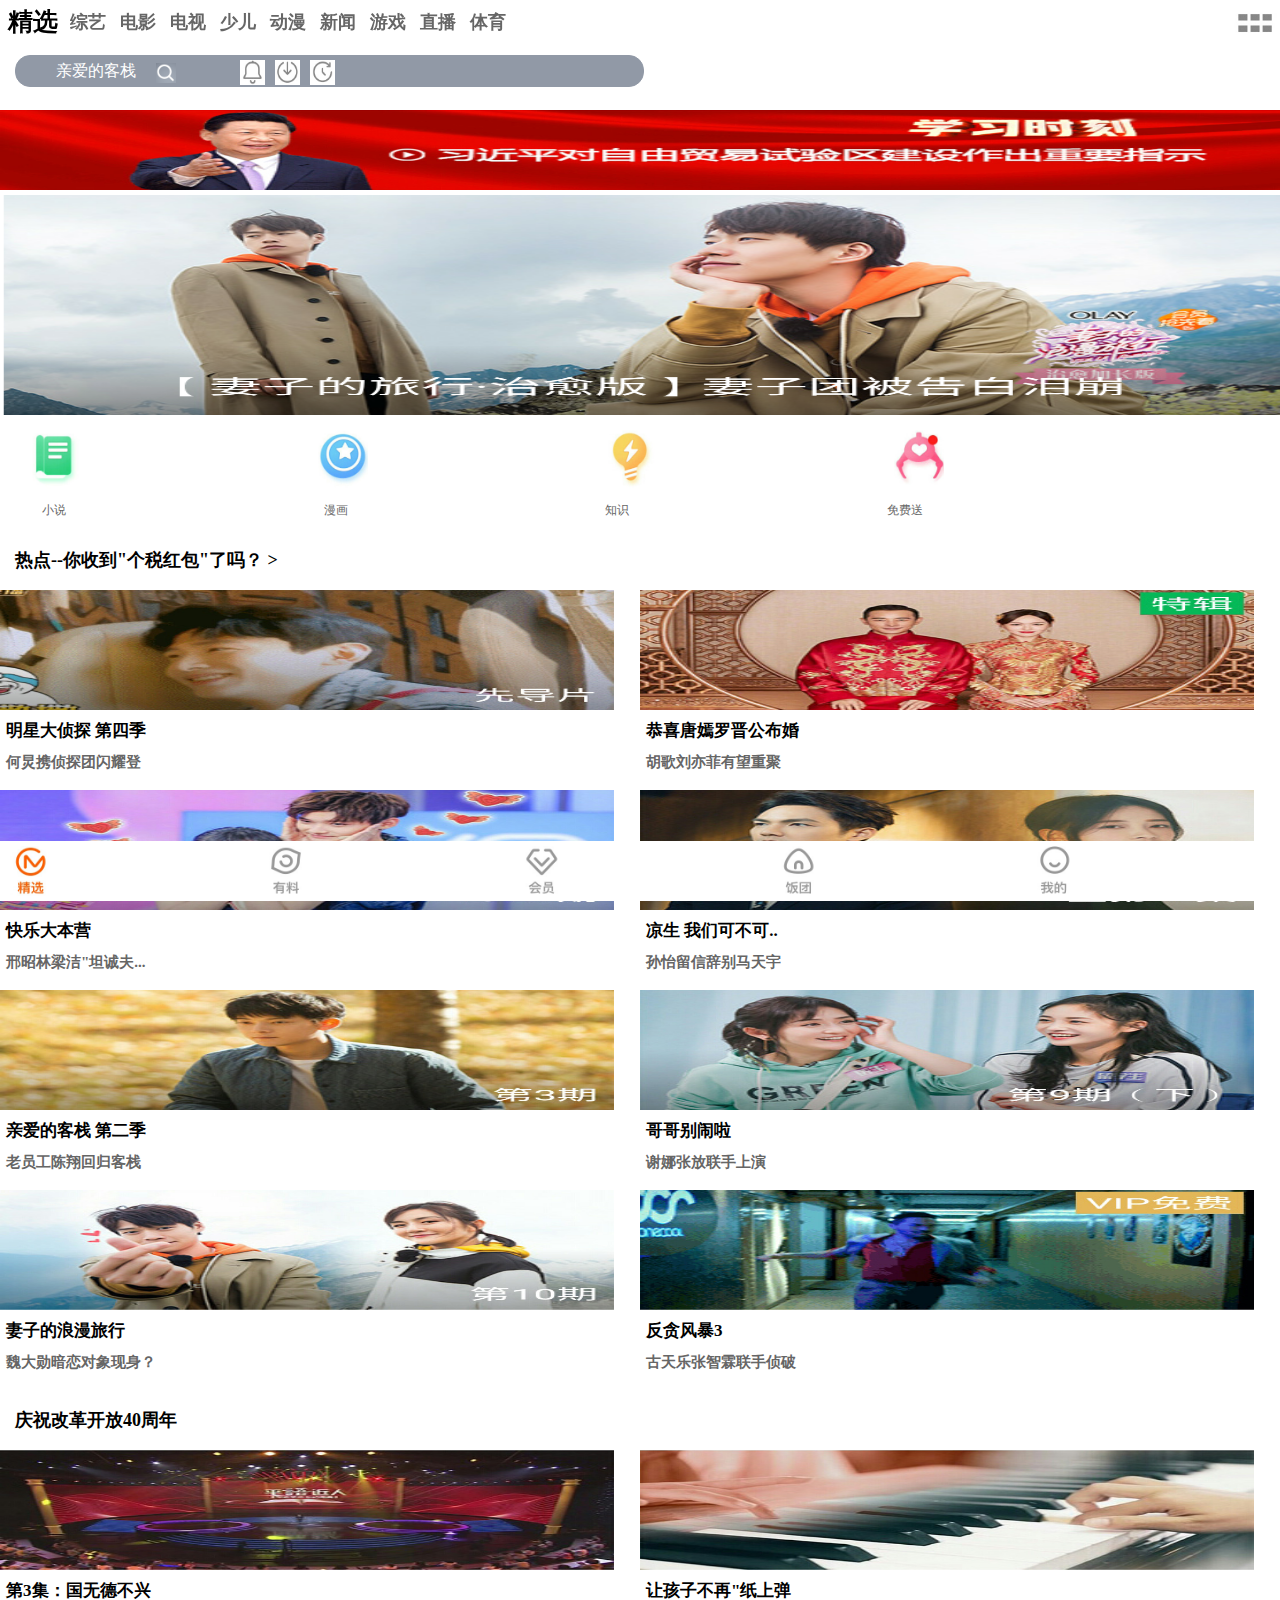
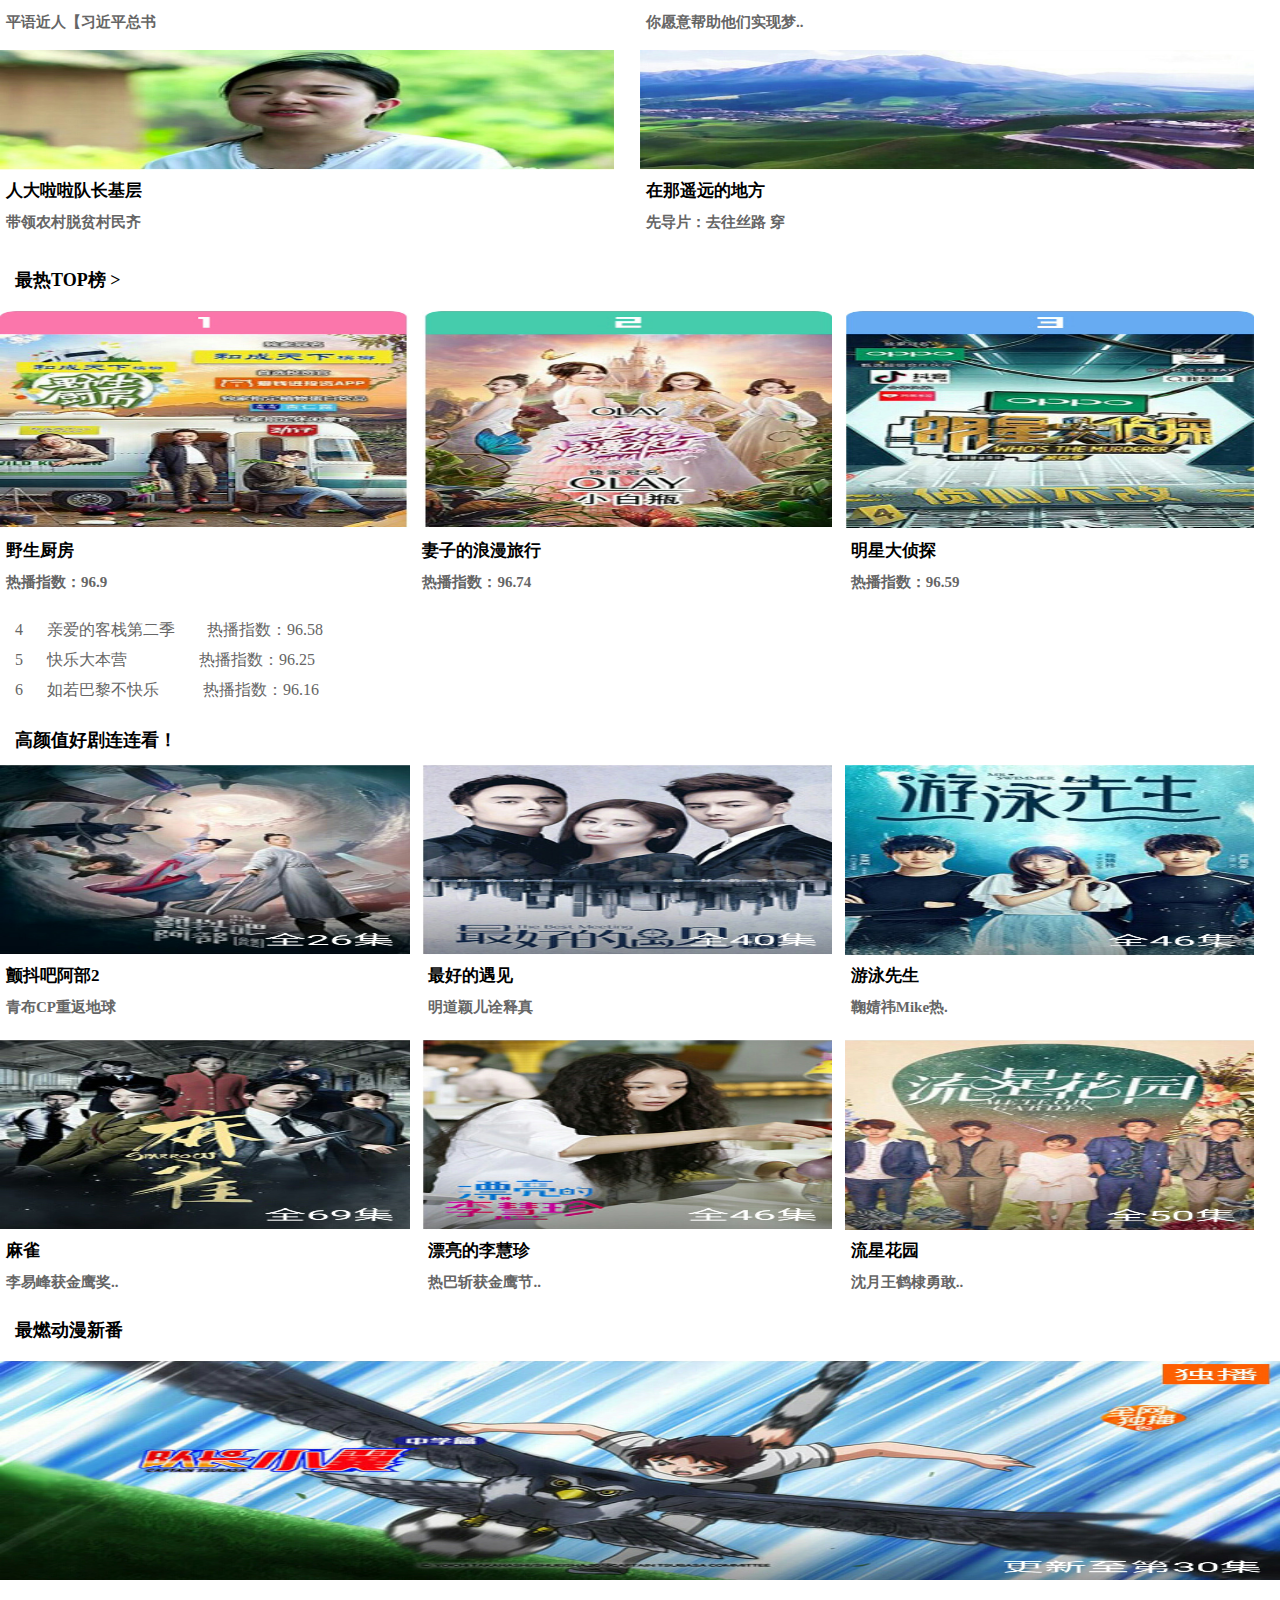
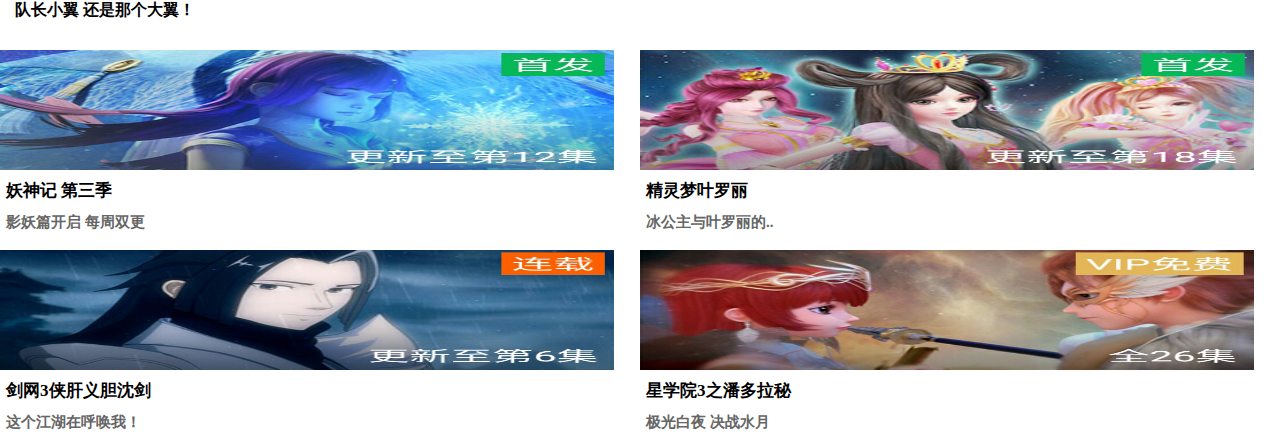
<file: mango/index.html>
<!DOCTYPE html>
<html lang="en">
<head>
    <meta charset="UTF-8">
    <meta name="viewport" content="width=device-width, initial-scale=1.0">
    <meta http-equiv="X-UA-Compatible" content="ie=edge">
    <title>Document</title>
    <link rel="stylesheet" href="css/index.css">
</head>
<body>
    <header>
        <div id="head">
        <div class="top1">
            <span><a>精选</a></span> 
        </div>
        <div class="top2">
            <ul>
                <li><a>综艺</a></li>
                <li><a>电影</a></li>
                <li><a>电视</a></li>
                <li><a>少儿</a></li>
                <li><a>动漫</a></li>
                <li><a>新闻</a></li>
                <li><a>游戏</a></li>
                <li><a>直播</a></li>
                <li><a>体育</a></li>
                <!-- <li><a>原创</a></li> -->
                <!-- <li><a>教育</a></li> -->
                <!-- <li><a>音乐</a></li> -->
            </ul>
        </div>
        <div class="top3">
            <span><img src="images/top.jpg" ></span>
        </div>
        <div class="top4">
            <span><a>亲爱的客栈</a></span>
            <p><img src="images/search.png" ></p>
        </div>
        <div class="top5">
            <ul>
                <li><img src="images/top2.jpg" alt=""></li>
                <li><img src="images/top3.jpg" alt=""></li>
                <li><img src="images/top4.jpg" alt=""></li>            
            </ul>
        </div>
    </div>
        <div class="top6">
            <p><a><img src="images/banner.jpg" ></a></p>
        </div>
        <div id="banner">
                <div id="imgs">
                        <img src="images/banner3.png"  class="on" >
                        <img src="images/banner2.png">
                        <img src="images/banner1.png">				
                        <img src="images/banner4.png">				
                </div>

        </div>
        <div class="top7">
            <ul>
                <li><img src="images/xiaoshuo.jpg" alt=""></li>
                <li><img src="images/manhua.jpg" alt=""></li>
                <li><img src="images/zhishi.jpg" alt=""></li>
                <li><img src="images/mianfei.jpg" alt=""></li>
            </ul>
        </div>
        <div class="top8">
            <ul>
                <li>小说</li>
                <li>漫画</li>
                <li>知识</li>
                <li>免费送</li>
            </ul>
        </div>
    </header>
    <main>
        <div id="main1">
            <p><a>热点--你收到"个税红包"了吗？  ></a></p>
        </div>
        <div id="main2">
            <p><a href="index3.html"><img src="images/main-1.jpg" ></a></p>  
            <ul>
                <li><a href="index3.html">明星大侦探 第四季</a></li>
                <li><a href="index3.html">何炅携侦探团闪耀登</a></li>
            </ul> 
        </div>
        <div id="main3">
            <p><a href=""><img src="images/main-2.jpg" ></a></p>  
            <ul>
                <li><a>恭喜唐嫣罗晋公布婚</a></li>
                <li><a>胡歌刘亦菲有望重聚</a></li>
            </ul> 
        </div>
        <div id="main4">
            <p><a href=""><img src="images/main-3.jpg" ></a></p>  
            <ul>
                <li><a>快乐大本营</a></li>
                <li><a>邢昭林梁洁"坦诚夫...</a></li>
            </ul> 
        </div>
        <div id="main5">
            <p><a href=""><img src="images/main-4.jpg" ></a></p>  
            <ul>
                <li><a>凉生 我们可不可..</a></li>
                <li><a>孙怡留信辞别马天宇</a></li>
            </ul> 
        </div>
        <div id="main6">
            <p><a href=""><img src="images/main-5.jpg" ></a></p>  
            <ul>
                <li><a>亲爱的客栈 第二季</a></li>
                <li><a>老员工陈翔回归客栈</a></li>
            </ul> 
        </div>
        <div id="main7">
            <p><a href=""><img src="images/main-6.jpg" ></a></p>  
            <ul>
                <li><a>哥哥别闹啦</a></li>
                <li><a>谢娜张放联手上演</a></li>
            </ul> 
        </div>
        <div id="main8">
            <p><a href=""><img src="images/main-7.jpg" ></a></p>  
            <ul>
                <li><a>妻子的浪漫旅行</a></li>
                <li><a>魏大勋暗恋对象现身？</a></li>
            </ul> 
        </div>
        <div id="main9">
            <p><a href=""><img src="images/main-8.jpg" ></a></p>  
            <ul>
                <li><a>反贪风暴3</a></li>
                <li><a>古天乐张智霖联手侦破</a></li>
            </ul> 
        </div>
        <div id="main10">
            <p><a>庆祝改革开放40周年</a></p>
        </div>
        <div id="main11">
            <p><a href=""><img src="images/main-9.jpg" ></a></p>  
            <ul>
                <li><a>第3集：国无德不兴</a></li>
                <li><a>平语近人【习近平总书</a></li>
            </ul> 
        </div>
        <div id="main12">
            <p><a href=""><img src="images/main-10.jpg" ></a></p>  
            <ul>
                <li><a>让孩子不再"纸上弹</a></li>
                <li><a>你愿意帮助他们实现梦..</a></li>
            </ul> 
        </div>
        <div id="main13">
            <p><a href=""><img src="images/main-11.jpg" ></a></p>  
            <ul>
                <li><a>人大啦啦队长基层</a></li>
                <li><a>带领农村脱贫村民齐</a></li>
            </ul> 
        </div>
        <div id="main14">
            <p><a href=""><img src="images/main-12.jpg" ></a></p>  
            <ul>
                <li><a>在那遥远的地方</a></li>
                <li><a>先导片：去往丝路 穿</a></li>
            </ul> 
        </div>

        <div id="main15">
            <p><a>最热TOP榜 ></a></p>
        </div>
        <div id="main16">
            <p><a href=""><img src="images/main-01.jpg" ></a></p>  
            <ul>
                <li><a>野生厨房</a></li>
                <li><a>热播指数：96.9</a></li>
            </ul> 
        </div>
        <div id="main17">
            <p><a href=""><img src="images/main-02.jpg" ></a></p>  
            <ul>
                <li><a>妻子的浪漫旅行</a></li>
                <li><a>热播指数：96.74</a></li>
            </ul> 
        </div>
        <div id="main18">
            <p><a href=""><img src="images/main-03.jpg" ></a></p>  
            <ul>
                <li><a>明星大侦探</a></li>
                <li><a>热播指数：96.59</a></li>
            </ul> 
        </div>
        <div id="main19">
            <p><a>4&nbsp;&nbsp;&nbsp;&nbsp;&nbsp;&nbsp;亲爱的客栈第二季&nbsp;&nbsp;&nbsp;&nbsp;&nbsp;&nbsp;&nbsp;&nbsp;热播指数：96.58</a></p>
        </div>
        <div id="main20">
            <p><a>5&nbsp;&nbsp;&nbsp;&nbsp;&nbsp;&nbsp;快乐大本营&nbsp;&nbsp;&nbsp;&nbsp;&nbsp;&nbsp;&nbsp;&nbsp;&nbsp;&nbsp;&nbsp;&nbsp;&nbsp;&nbsp;&nbsp;&nbsp;&nbsp;&nbsp;热播指数：96.25</a></p>
        </div>
        <div id="main21">
            <p><a>6&nbsp;&nbsp;&nbsp;&nbsp;&nbsp;&nbsp;如若巴黎不快乐&nbsp;&nbsp;&nbsp;&nbsp;&nbsp;&nbsp;&nbsp;&nbsp;&nbsp;&nbsp;&nbsp;热播指数：96.16</a></p>
        </div>
        <div id="main22">
            <p><a>高颜值好剧连连看！</a></p>
        </div>
        <div id="main23">
            <p><a href=""><img src="images/main-04.jpg" ></a></p>  
            <ul>
                <li><a>颤抖吧阿部2</a></li>
                <li><a>青布CP重返地球</a></li>
            </ul> 
        </div>
        <div id="main24">
            <p><a href=""><img src="images/main-05.jpg" ></a></p>  
            <ul>
                <li><a>最好的遇见</a></li>
                <li><a>明道颖儿诠释真</a></li>
            </ul> 
        </div>
        <div id="main25">
            <p><a href=""><img src="images/main-06.jpg" ></a></p>  
            <ul>
                <li><a>游泳先生</a></li>
                <li><a>鞠婧祎Mike热.</a></li>
            </ul> 
        </div>
        <div id="main26">
            <p><a href=""><img src="images/main-07.jpg" ></a></p>  
            <ul>
                <li><a>麻雀</a></li>
                <li><a>李易峰获金鹰奖..</a></li>
            </ul> 
        </div>
        <div id="main27">
            <p><a href=""><img src="images/main-08.jpg" ></a></p>  
            <ul>
                <li><a>漂亮的李慧珍</a></li>
                <li><a>热巴斩获金鹰节..</a></li>
            </ul> 
        </div>
        <div id="main28">
            <p><a href=""><img src="images/main-09.jpg" ></a></p>  
            <ul>
                <li><a>流星花园</a></li>
                <li><a>沈月王鹤棣勇敢..</a></li>
            </ul> 
        </div>
        <div id="main29">
            <p><a>最燃动漫新番</a></p>
        </div>
        <div id="main30">
            <p><a href=""><img src="images/main-001.jpg" alt=""></a></p>
            <span><a>队长小翼 还是那个大翼！</a></span>
        </div>
        <div id="main31">
            <p><a href=""><img src="images/main-002.jpg" ></a></p>  
            <ul>
                <li><a>妖神记 第三季</a></li>
                <li><a>影妖篇开启 每周双更</a></li>
            </ul> 
        </div>
        <div id="main32">
            <p><a href=""><img src="images/main-003.jpg" ></a></p>  
            <ul>
                <li><a>精灵梦叶罗丽</a></li>
                <li><a>冰公主与叶罗丽的..</a></li>
            </ul> 
        </div>
        <div id="main33">
            <p><a href=""><img src="images/main-004.jpg" ></a></p>  
            <ul>
                <li><a>剑网3侠肝义胆沈剑</a></li>
                <li><a>这个江湖在呼唤我！</a></li>
            </ul> 
        </div>
        <div id="main34">
            <p><a href=""><img src="images/main-005.jpg" ></a></p>  
            <ul>
                <li><a>星学院3之潘多拉秘</a></li>
                <li><a>极光白夜 决战水月</a></li>
            </ul> 
        </div>
    </main>
    <footer>
        <ul>
           <li><a href=""><img src="images/footer1.jpg" alt=""></a></li>
           <li><a href=""><img src="images/footer2.jpg" alt=""></a></li>
           <li><a href="index2.html"><img src="images/footer3.jpg" alt=""></a></li>
           <li><a href=""><img src="images/footer4.jpg" alt=""></a></li>
           <li><a href="index1.html"><img src="images/footer5.jpg" alt=""></a></li>
        </ul>
    </footer>


    <script src="js/index.js"></script>
</body>
</html>
</file>
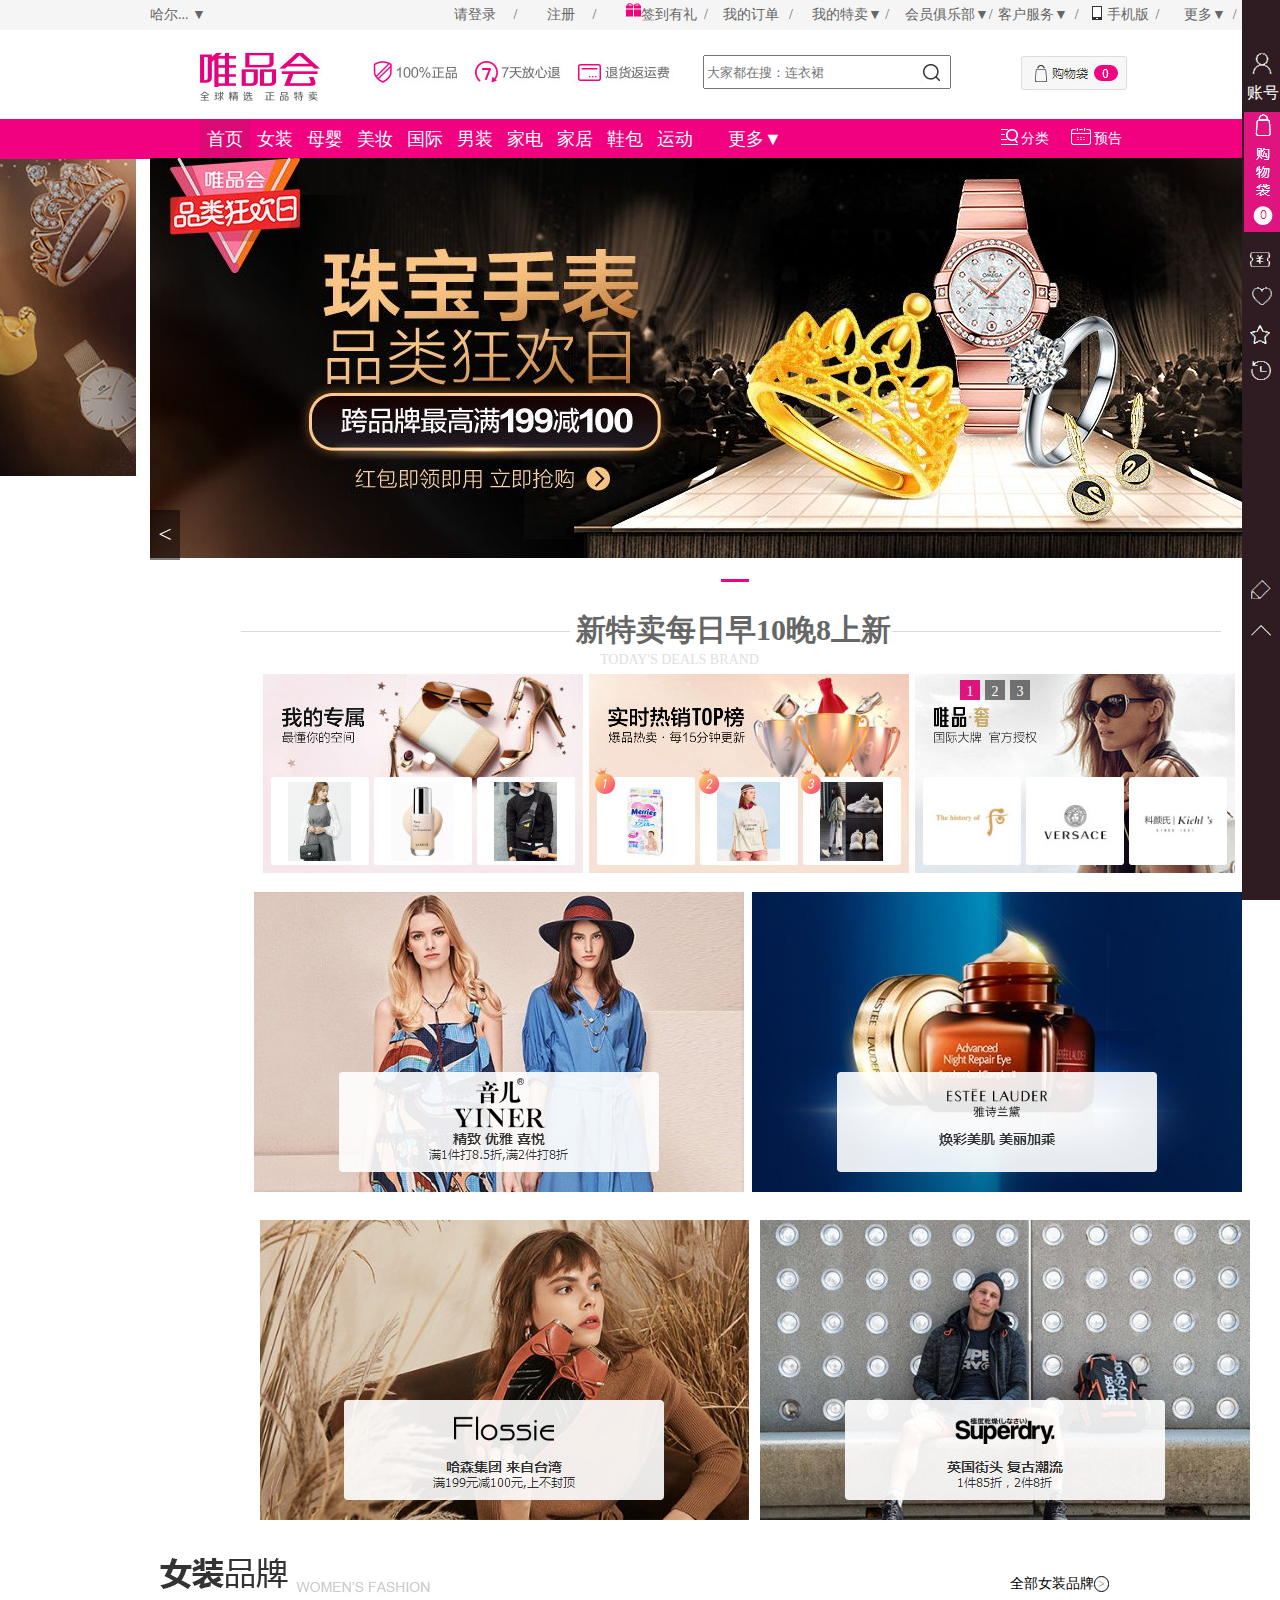
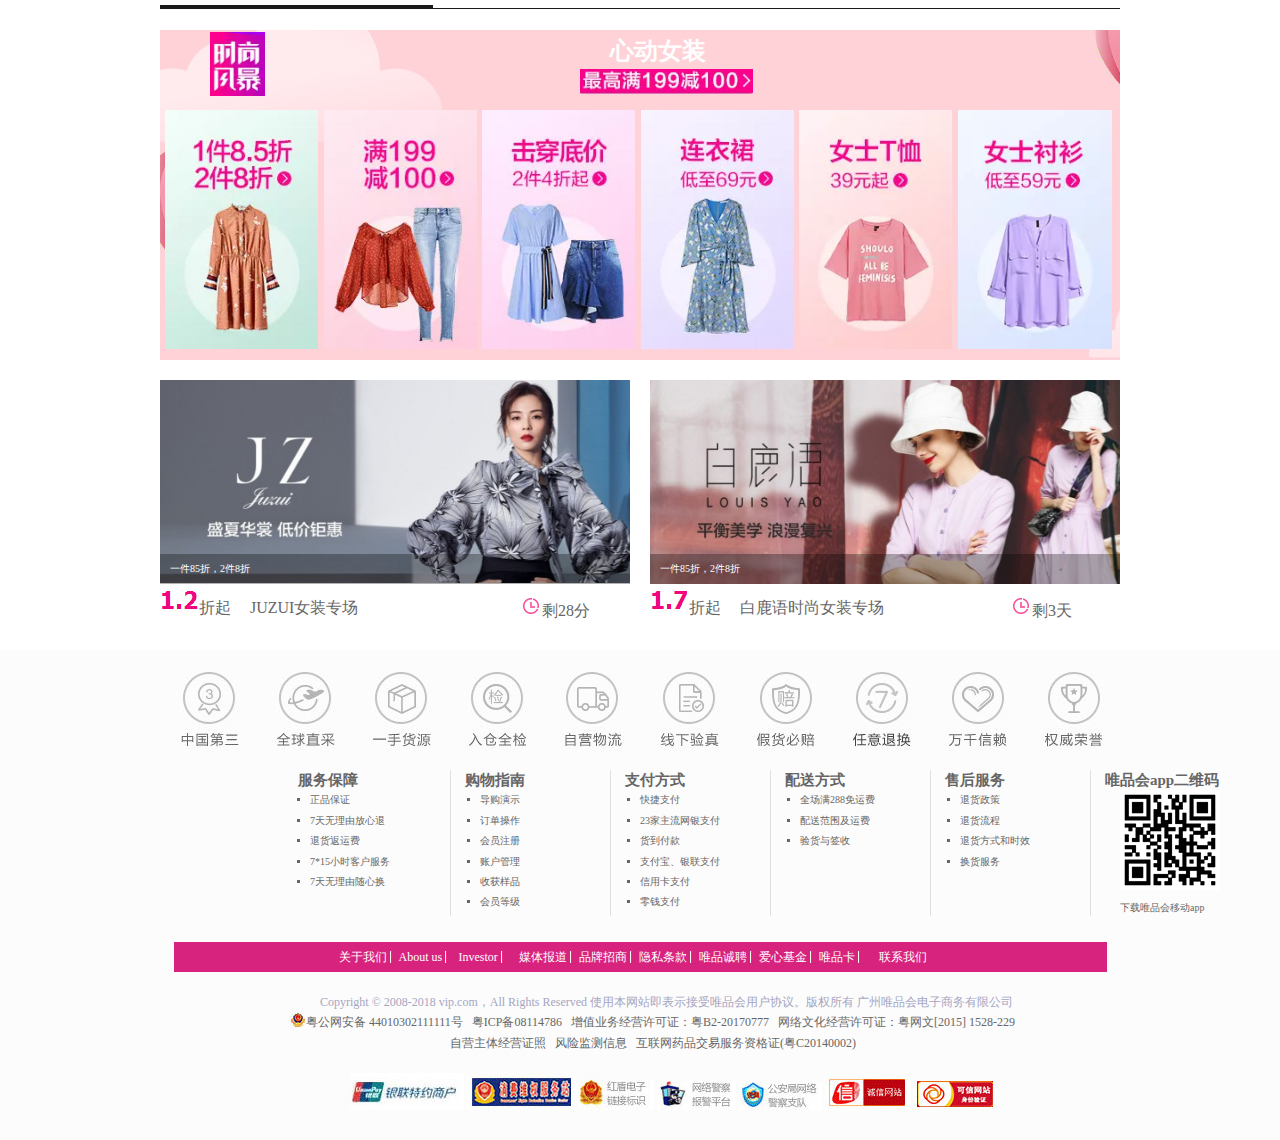
<file: webwei/index.html>
<!DOCTYPE html>
<html lang="en">
<head>
	<meta charset="UTF-8">
	<title>Document</title>
	<link rel="stylesheet" href="css/index.css">
	
</head>
<body>
<header>
	<div>
		<ul class="top">
			<li><a href="#">哈尔... ▼</a>
				<ul>
					<li><a href="#">齐齐哈尔</a></li>
					<li><a href="#">佳木斯</a></li>
					<li><a href="#">牡丹江</a></li>
					<li><a href="#">鸡西</a></li>
				</ul> 
			</li>
		</ul>
	</div>
	<div>
		<ul class="title">
			<li class="a1"><a href="#">&nbsp;&nbsp;&nbsp;&nbsp;请登录&nbsp;&nbsp;&nbsp;&nbsp;&nbsp;/</a>
				<ul>
					<p class="001"><a href=""><img src="images/dl.jpg"/>您好！[请登录]</a></p>
					<ul class="oo2">
						<li><a href="#">我的收藏</a></li>
						<li><a href="#">我的订单</a></li>
						<li><a href="#">零钱</a></li>
						<li><a href="#">我的优惠券</a></li>
						<li><a href="#">我的唯品币</a></li>
						<li><a href="#">唯品金融</a></li>
					</ul>
				</ul>
			</li>
			<li><a href="#">&nbsp;&nbsp;&nbsp;&nbsp;注册&nbsp;&nbsp;&nbsp;&nbsp;&nbsp;/</a></li>
			<li class="a2"><a href="#"><img src="images/qd.gif" />签到有礼&nbsp;&nbsp;/</a>
				<ul>
					<p class="003"><a href=""><img src="images/day.png" alt=""></a></p>
					<li><a href="">每天签到送惊喜，连续签到更享心动奖励</a></li>
					<li><a href="">签到</a></li>
				</ul>
			
			</li>
			<li><a href="#">&nbsp;我的订单&nbsp;&nbsp;&nbsp;/</a></li>
			<li class="a3"><a href="#">我的特卖▼&nbsp;/</a>
				<ul>
					<li><a href="">品牌收藏(0)</a></li>
					<li><a href="">商品收藏(0)</a></li>
					<li><a href="">我的足迹(0)</a></li>
				</ul>
			</li>
			<li class="a4"><a href="#">会员俱乐部▼/</a>
				<ul>
					<li><a href="">俱乐部首页</a></li>
					<li><a href="">唯品币兑换</a></li>
					<li><a href="">免费抽大奖</a></li>
				</ul>			
			</li>
			<li class="a5"><a href="#">客户服务▼&nbsp;&nbsp;/</a>
				<ul>
					<li><a href="">联系客服</a></li>
					<li><a href="">帮助中心</a></li>
					<li><a href="">服务中心</a></li>
					<li><a href="">知识产权投诉</a></li>
				</ul>	
			</li>
			<li class="a6"><a href="#"><img src="images/shouji.jpg" />&nbsp;手机版&nbsp;&nbsp;/</a>
				<ul>
					<li><a href=""><img src="images/erweima.jpg" alt=""></a></li>
					<li><a href="">随时逛 及时抢</a></li>
				</ul>
			</li>
			<li class="a7"><a href="#">更多▼&nbsp;&nbsp;/</a>
				<div>
				<ul class="oo4">
					<h3><a href="">合作专区</a></h3>
					<li><a href="">联名卡申请</a></li>
					<li><a href="">唯品卡</a></li>
					<li><a href="">支付专区</a></li>
				</ul>	
				<ul class="oo5">
					<h3><a href="">关于我们</a></h3>
					<li><a href="">Sell on vip</a></li>
					<li><a href="">品牌招商</a></li>
					<li><a href="">官方博客</a></li>
				</ul>	
				</div>
			
			</li>
		</ul>
	</div>

	<div>
		<ul class="up">
			<li><a href="#"><img src="images/weipin.jpg" /></a></li>
			<li><a href="#"><img src="images/tuihuan.jpg" /></a></li>
		</ul>
		<div class="ss"><input type="text" placeholder="大家都在搜：连衣裙"></div>
		<div class="lian"></div>
		<div class="sea"><a href=""><img src="images/search.jpg" ></a></div>
		<div class="gwd"><a href=""><img src="images/gwd.jpg" ></a></div>
	</div>
	<nav>
		<ul class="fs">
			<li><a href="#">首页</a></li>
			<li><a href="index3.html">女装</a></li>
			<li><a href="#">母婴</a></li>
			<li><a href="#">美妆</a></li>
			<li><a href="index2.html">国际</a></li>
			<li><a href="#">男装</a></li>
			<li><a href="index1.html">家电</a></li>
			<li><a href="#">家居</a></li>
			<li><a href="#">鞋包</a></li>
			<li><a href="#">运动</a></li>
		</ul>
		<ul class="gd">
			<li><a href="#">更多▼</a>
				<ul>
					<li><a href=""><img src="images/more1.png" alt=""></a></li>
					<li><a href=""><img src="images/more2.png" alt=""></a></li>
					<li><a href=""><img src="images/more3.png" alt=""></a></li>
					<li><a href=""><img src="images/more4.png" alt=""></a></li>
				</ul>
		    </li>
	    </ul>
		<ul class="fl">
		    <li><a href="#"><img src="images/fl.jpg" />分类</a></li>
			<li><a href="#"><img src="images/yg.jpg" />预告</a></li>
		</ul>
	</nav>
	
</header>
<div class="cb">
		<ul class="cb1">
			<li><a href="#"><img src="images/zh.png" />账号</a></li>
		</ul>
		<ul class="cb2">
			<li><a href="#"><img src="images/shop.jpg" /></a></li>
		</ul>	
		<ul class="cb3">
			<li><a href="#"><img src="images/c1.png" /></a></li>
			<li><a href="#"><img src="images/c2.png" /></a></li>
			<li><a href="#"><img src="images/c3.png" /></a></li>
			<li><a href="#"><img src="images/c4.png" /></a></li>
		</ul>
		<ul class="cb4">
			<li><a href="#"><img src="images/c5.png" /></a></li>
			<li><a href="#"><img src="images/c6.png" /></a></li>
		</ul>
</div>
<div id="banner">
		<div id="imgs">
				<img src="images/banner2.png"  class="on" >
				<img src="images/banner11.jpg">
				<img src="images/banner22.jpg" >				
		</div>
		<ul id="nav">
				<li class="on">1</li>
				<li>2</li>
				<li>3</li>
		</ul>
		<div id="arrows">
				<div id="left">&lt;</div>
				<div id="right">&gt;</div>
		</div>
</div>
<main>
	<!-- 第一部分 -->
	<div class="ma1">
		<p><img src="images/main_1.jpg" /></p>
	</div>
	<div class="ma2">
		<p><img src="images/main_2.jpg" />新特卖每日早10晚8上新<img src="images/main_2.jpg" /></p>
	</div>
	<div class="ma3">
		<p>TODAY'S DEALS BRAND</p>
	</div>
	<div class="ma4">
		<ul>
			<li><a href="#"><img src="images/main_3.jpg" /></a></li>
			<li><a href="#"><img src="images/main_4.jpg" /></a></li>
			<li><a href="#"><img src="images/main_5.jpg" /></a></li>
		</ul>
	</div>
	<div class="con">
	<div class="ma5">
		<div class="ma51">
			<div class="ma52">
				<div class="ma53">
					<ul>
						<li><a href="#"><img src="images/main_51.jpg" /></a></li>
						<li><a href="#"><img src="images/main_52.jpg" /></a></li>
						<li><a href="#"><img src="images/main_53.jpg" /></a></li>
					</ul>				
				</div>
				<div class="ma54">
					<ul>
						<li><img src="images/money.jpg" />952</li>
						<li><img src="images/money.jpg" />700</li>
						<li><img src="images/money.jpg" />890</li>
					</ul>
				</div>
                <div class="ma55">
                	<div class="ma56">
                		<p><img src="images/yr.jpg"/></p>
                	</div>
                	<div class="ma57">
                		<ul>
                			<li><a href="#"><img src="images/sc.jpg" /></a></li>
                			<li><a href="#">收藏品牌</a></li>
                		</ul>
                	</div>
                	<div class="ma58">
                		<ul>
                			<li><a href="#">进入专场</a></li>
                		</ul>
                	</div>	
                </div>
			</div>
		</div>
	</div>
	<div class="ma6">
		<div class="ma61">
			<div class="ma62">
				<div class="ma63">
					<ul>
						<li><a href="#"><img src="images/main_71.png" /></a></li>
						<li><a href="#"><img src="images/main_72.png" /></a></li>
						<li><a href="#"><img src="images/main_73.png" /></a></li>
					</ul>				
				</div>
				<div class="ma64">
					<ul>
						<li><img src="images/money.jpg" />479</li>
						<li><img src="images/money.jpg" />242</li>
						<li><img src="images/money.jpg" />418</li>
					</ul>
				</div>
                <div class="ma65">
                	<div class="ma66">
                		<p><img src="images/ysld.png"/></p>
                	</div>
                	<div class="ma67">
                		<ul>
                			<li><a href="#"><img src="images/sc.jpg" /></a></li>
                			<li><a href="#">收藏品牌</a></li>
                		</ul>
                	</div>
                	<div class="ma68">
                		<ul>
                			<li><a href="#">进入专场</a></li>
                		</ul>
                	</div>
                </div> 
			</div>
		</div>
	</div>
	</div>
	<div class="msg">
		<div class="ma7">
			<div class="ma71">
				<div class="ma72">
					<div class="ma73">
						<ul>
							<li><a href="#"><img src="images/main_81.jpg" /></a></li>
							<li><a href="#"><img src="images/main_82.jpg" /></a></li>
							<li><a href="#"><img src="images/main_83.jpg" /></a></li>
						</ul>				
					</div>
					<div class="ma74">
						<ul>
							<li><img src="images/money.jpg" />299</li>
							<li><img src="images/money.jpg" />399</li>
							<li><img src="images/money.jpg" />298</li>
						</ul>
					</div>
                	<div class="ma75">
                		<div class="ma76">
                			<p><img src="images/fl8.jpg"/></p>
                		</div>
                		<div class="ma77">
                			<ul>
                				<li><a href="#"><img src="images/sc.jpg" /></a></li>
                				<li><a href="#">收藏品牌</a></li>
                			</ul>
                		</div>
                		<div class="ma78">
                			<ul>
                				<li><a href="#">进入专场</a></li>
                			</ul>
                		</div>	
                	</div>
				</div>
			</div>
		</div>
		<div class="ma8">
			<div class="ma81">
				<div class="ma82">
					<div class="ma83">
						<ul>
							<li><a href="#"><img src="images/main_91.jpg" /></a></li>
							<li><a href="#"><img src="images/main_92.jpg" /></a></li>
							<li><a href="#"><img src="images/main_93.jpg" /></a></li>
						</ul>				
					</div>
					<div class="ma84">
						<ul>
							<li><img src="images/money.jpg" />469</li>
							<li><img src="images/money.jpg" />425</li>
							<li><img src="images/money.jpg" />399</li>
						</ul>
					</div>
                	<div class="ma85">
                		<div class="ma86">
                			<p><img src="images/sup.jpg"/></p>
                		</div>
                		<div class="ma87">
                			<ul>
                				<li><a href="#"><img src="images/sc.jpg" /></a></li>
                				<li><a href="#">收藏品牌</a></li>
                			</ul>
                		</div>
                		<div class="ma88">
                			<ul>
                				<li><a href="#">进入专场</a></li>
                			</ul>
                		</div>
                	</div> 
				</div>
			</div>
		</div>
	</div>

	<!-- 第二部分 -->
	<div class="ma2_1">
		<div class="ma2_2">
			<div class="ma2_3">
				<ul>
					<li><a href="#"><img src="images/main2_1.jpg" /></a></li>
					<li><a href="#"><img src="images/main2_2.jpg" /></a></li>
					<li><a href="#"><img src="images/main2_4.jpg" /></a></li>
				</ul>
			</div>
			<div class="ma2_4">
				<ul>
					<li><a href="#">全部女装品牌</a></li>
					<li><a href="#">&nbsp;>&nbsp;</a></li>
				</ul>
			</div>
			<div class="ma2_5">						
			</div>
		</div>
		<div class="ma2_6">
			<div class="ma2_7">
				<div class="ma2_8">
				 	<a href="#"><img src="images/main2_3.jpg" /></a>
				</div>
				<div class="ma2_9">
					<ul>
						<li><a href="#">心动女装</a></li>
						<li><a href="#"><img src="images/main2_6.jpg" /></a></li>
					</ul>
				</div>
				<div class="ma2_10">
					<ul>
						<li><a href="#"><img src="images/main2_7.jpg" /></a></li>
						<li><a href="#"><img src="images/main2_8.jpg" /></a></li>
						<li><a href="#"><img src="images/main2_9.jpg" /></a></li>
						<li><a href="#"><img src="images/main2_10.jpg" /></a></li>
						<li><a href="#"><img src="images/main2_11.jpg" /></a></li>
						<li><a href="#"><img src="images/main2_12.png" /></a></li>
					</ul>
				</div>
			</div>
		</div>
		<div class="ma2_11">
			<div class="ma2_12">
				<div class="ma2_13">	
				</div>
				<div class="ma2_14">
					<p>一件85折，2件8折</p>
					<div class="ma2_15">
                		<ul>
                			<li><a href="#"><img src="images/sc.png" /></a></li>
                			<li><a href="#">收藏品牌</a></li>
                		</ul>
                	</div>
				</div>
				<div class="ma2_16">
					<ul>
						<li><a href="#"><img src="images/main2_12z.jpg" >折起</a></li>
						<li><a href="#">JUZUI女装专场</a></li>
						<li><a href="#"><img src="images/main2_djs.jpg" >剩28分</a></li>		
					</ul>
				</div>				
			</div>			
		    <div class="ma21_12">
			 	<div class="ma21_13">	
			 	</div>
			 	<div class="ma21_14">
			 		<p>一件85折，2件8折</p>
			 		<div class="ma21_15">
			 	                		<ul>
			 	                			<li><a href="#"><img src="images/sc.png" /></a></li>
			 	                			<li><a href="#">收藏品牌</a></li>
			 	                		</ul>
			 	                	</div>
			 	</div>
			 	<div class="ma21_16">
			 		<ul>
			 			<li><a href="#"><img src="images/main2_7z.jpg" >折起</a></li>
			 			<li><a href="#">白鹿语时尚女装专场</a></li>
			 			<li><a href="#"><img src="images/main2_djs.jpg" >剩3天</a></li>
			 		
			 		</ul>
			 	</div>
			    </div>
		    </div>
		</div>
	</div> 


</main>


<footer>
	<div class="foo1">
	<img src="images/footer_1.jpg" />
	</div>
	<div class="foo22">
	<div class="foo2">
		<ul>
			<li><a href="#">服务保障</a></li>
			<li><a href="#">正品保证</a></li>
			<li><a href="#">7天无理由放心退</a></li>
			<li><a href="#">退货返运费</a></li>
			<li><a href="#">7*15小时客户服务</a></li>
			<li><a href="#">7天无理由随心换</a></li>	
		</ul>
		<p><img src="images/footer_2.jpg" /></p>
	</div>
	<div class="foo3">
		<ul >
			<li><a href="">购物指南</a></li>
			<li><a href="">导购演示</a></li>
			<li><a href="">订单操作</a></li>
			<li><a href="">会员注册</a></li>
			<li><a href="">账户管理</a></li>
			<li><a href="">收获样品</a></li>
			<li><a href="">会员等级</a></li>
		</ul>
		<p><img src="images/footer_2.jpg" /></p>
	</div>
	<div class="foo4">
		<ul >
			<li><a href="">支付方式</a></li>
			<li><a href="">快捷支付</a></li>
			<li><a href="">23家主流网银支付</a></li>
			<li><a href="">货到付款</a></li>
			<li><a href="">支付宝、银联支付</a></li>
			<li><a href="">信用卡支付</a></li>
			<li><a href="">零钱支付</a></li>
		</ul>
		<p><img src="images/footer_2.jpg" /></p>
	</div>
	<div class="foo5">
		<ul >
			<li><a href="">配送方式</a></li>
			<li><a href="">全场满288免运费</a></li>
			<li><a href="">配送范围及运费</a></li>
			<li><a href="">验货与签收</a></li>
		</ul>
		<p><img src="images/footer_2.jpg" /></p>
	</div>
	<div class="foo6">
		<ul >
			<li><a href="">售后服务</a></li>
			<li><a href="">退货政策</a></li>
			<li><a href="">退货流程</a></li>
			<li><a href="">退货方式和时效</a></li>
			<li><a href="">换货服务</a></li>
		</ul>
		<p><img src="images/footer_2.jpg" /></p>
	</div>
	<div class="foo7">
		<ul >
			<li><a href="">唯品会app二维码</a></li>
			<li><a href=""><img src="images/ewm.png" /></a></li>
			<li><a href="">下载唯品会移动app</a></li>
		</ul>
	</div>
</div>
	<div class="foo8">
		<ul>
			<li><a href="">关于我们&nbsp;<img src="images/footer_4.jpg" /></a></li>
			<li><a href="">About us&nbsp;<img src="images/footer_4.jpg" ></a></li>
			<li><a href="">Investor&nbsp;<img src="images/footer_4.jpg" ></a></li>
			<li><a href="">媒体报道&nbsp;<img src="images/footer_4.jpg" ></a></li>
			<li><a href="">品牌招商&nbsp;<img src="images/footer_4.jpg" ></a></li>
			<li><a href="">隐私条款&nbsp;<img src="images/footer_4.jpg" ></a></li>
			<li><a href="">唯品诚聘&nbsp;<img src="images/footer_4.jpg" ></a></li>
			<li><a href="">爱心基金&nbsp;<img src="images/footer_4.jpg" ></a></li>
			<li><a href="">唯品卡&nbsp;<img src="images/footer_4.jpg" ></a></li>
			<li><a href="">联系我们</a></li>
		</ul>
	</div>

	<div class="foo9">
		<P class="po">Copyright © 2008-2018 vip.com，All Rights Reserved  使用本网站即表示接受唯品会用户协议。版权所有 广州唯品会电子商务有限公司</P>
	</div>
	<div class="foo10">
			<span><a href="#"><img src="images/footer_5.jpg" />粤公网安备 44010302111111号&nbsp;&nbsp;</a></span>
			<span><a href="#">粤ICP备08114786&nbsp;&nbsp;</a></span>
			<span><a href="#">增值业务经营许可证：粤B2-20170777&nbsp;&nbsp;</a></span>
			<span><a href="#">网络文化经营许可证：粤网文[2015] 1528-229</a></span>
	</div>
	<div class="foo11">
			<span><a href="#">自营主体经营证照&nbsp;&nbsp;</a></span>
			<span><a href="#">风险监测信息&nbsp;&nbsp;</a></span>
			<span><a href="#">互联网药品交易服务资格证(粤C20140002)</a></span>
	</div>
	<div class="foo12">
			<span><a href="#"><img src="images/footer_01.jpg" /></a></span>
			<span><a href="#"><img src="images/footer_02.jpg" /></a></span>
			<span><a href="#"><img src="images/footer_03.jpg" /></a></span>
			<span><a href="#"><img src="images/footer_04.jpg" /></a></span>
			<span><a href="#"><img src="images/footer_05.jpg" /></a></span>
			<span><a href="#"><img src="images/footer_06.jpg" /></a></span>
			<span><a href="#"><img src="images/footer_07.jpg" /></a></span>
	</div>
</footer>
<script src="js/index.js"></script>


</body>
</html>
</file>
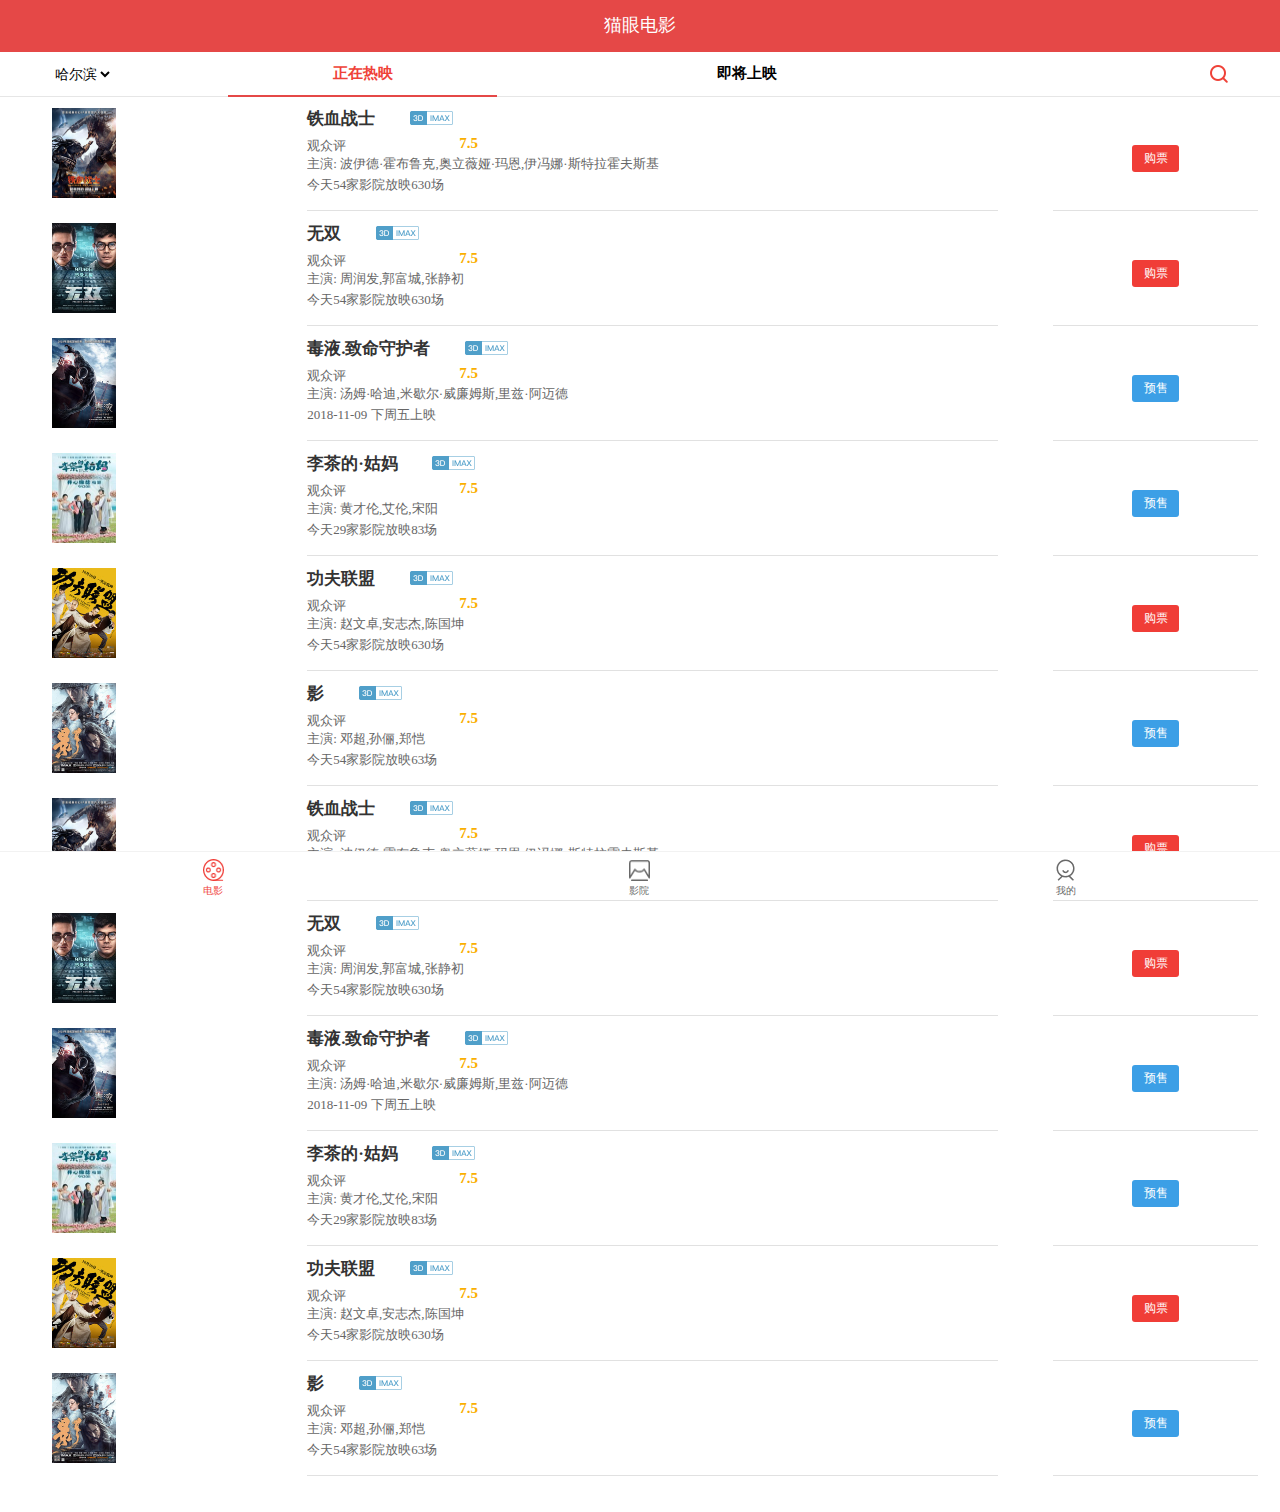
<file: cat/app1/index.html>
<!DOCTYPE html>
<html lang="en">

<head>
    <meta charset="UTF-8">
    <meta name="viewport" content="width=device-width, initial-scale=1.0">
    <meta http-equiv="X-UA-Compatible" content="ie=edge">
    <link rel="stylesheet" href="./css/index.css">
    
    <title>Document</title>
    <script src="js/index.js"></script>
</head>

<body>
    <header>
        <div id="head">
            <div id="top">
                <p>猫眼电影</p>
            </div>
            <div id="con">
                <select>
                    <option value="">哈尔滨</option>
                    <option value="">大庆</option>
                    <option value="">伊春</option>
                    <option value="">双鸭山</option>
                    <option value="">北京</option>
                </select>
                <b><a id="first">正在热映</a></b>
                <b><a>即将上映</a></b>
                <a id="img" href=""><img src="./img/放大镜.png"></a>
            </div>
        </div>
        <div id="con1">
            <ul id="cn">
                <li class="first"><img src="./img/ef18d29a6f6f5841f4a2dfdbcfd60a4b826961.jpg" alt=""></li>
                <li class="two">
                    <div id="div1">
                        <h1>铁血战士</h1><img src="./img/火狐截图_2018-10-31T07-04-40_03.gif" alt="">
                    </div>
                    <div id="div2">
                        <span id="yp">观众评</span id="yp">
                        <b><span>7.5</span></b>
                    </div>

                    <p>主演: 波伊德·霍布鲁克,奥立薇娅·玛恩,伊冯娜·斯特拉霍夫斯基</p>
                    <p>今天54家影院放映630场</p>

                </li>
                <li class="three">
                    <a  href="">购票</a>
                </li>

            </ul>

            <ul>
                <li class="first"><img src="./img/wushuang.jpg" alt=""></li>
                <li class="two">
                    <div id="div1">
                        <h1>无双</h1><img src="./img/火狐截图_2018-10-31T07-04-40_03.gif" alt="">
                    </div>
                    <div id="div2">
                        <span id="yp">观众评</span id="yp">
                        <b><span>7.5</span></b>
                    </div>

                    <p>主演: 周润发,郭富城,张静初</p>
                    <p>今天54家影院放映630场</p>

                </li>
                <li class="three">
                    <a href="">购票</a>
                </li>

            </ul>

            <ul>
                <li class="first"><img src="./img/duye.jpg" alt=""></li>
                <li class="two">
                    <div id="div1">
                        <h1>毒液.致命守护者</h1><img src="./img/火狐截图_2018-10-31T07-04-40_03.gif" alt="">
                    </div>
                    <div id="div2">
                        <span id="yp">观众评</span id="yp">
                        <b><span>7.5</span></b>
                    </div>

                    <p>主演: 汤姆·哈迪,米歇尔·威廉姆斯,里兹·阿迈德</p>
                    <p>2018-11-09 下周五上映</p>

                </li>
                <li class="three">
                    <a class="a1" href="">预售</a>
                </li>

            </ul>

            <ul>
                <li class="first"><img src="./img/licha.jpg" alt=""></li>
                <li class="two">
                    <div id="div1">
                        <h1>李茶的·姑妈</h1><img src="./img/火狐截图_2018-10-31T07-04-40_03.gif" alt="">
                    </div>
                    <div id="div2">
                        <span id="yp">观众评</span id="yp">
                        <b><span>7.5</span></b>
                    </div>

                    <p>主演: 黄才伦,艾伦,宋阳</p>
                    <p>今天29家影院放映83场</p>

                </li>
                <li class="three">
                    <a class="a1" href="">预售</a>
                </li>

            </ul>
            <ul>
                <li class="first"><img src="img/gongfu.jpg" alt=""></li>
                <li class="two">
                    <div id="div1">
                        <h1>功夫联盟</h1><img src="./img/火狐截图_2018-10-31T07-04-40_03.gif" alt="">
                    </div>
                    <div id="div2">
                        <span id="yp">观众评</span id="yp">
                        <b><span>7.5</span></b>
                    </div>

                    <p>主演: 赵文卓,安志杰,陈国坤</p>
                    <p>今天54家影院放映630场</p>

                </li>
                <li class="three">
                    <a href="">购票</a>
                </li>

            </ul>
            <ul>
                <li class="first"><img src="img/ying.jpg" alt=""></li>
                <li class="two">
                    <div id="div1">
                        <h1>影</h1><img src="./img/火狐截图_2018-10-31T07-04-40_03.gif" alt="">
                    </div>
                    <div id="div2">
                        <span id="yp">观众评</span id="yp">
                        <b><span>7.5</span></b>
                    </div>

                    <p>主演: 邓超,孙俪,郑恺</p>
                    <p>今天54家影院放映63场</p>

                </li>
                <li class="three">
                    <a class="a1" href="">预售</a>
                </li>

            </ul>
            <ul>
                <li class="first"><img src="./img/ef18d29a6f6f5841f4a2dfdbcfd60a4b826961.jpg" alt=""></li>
                <li class="two">
                    <div id="div1">
                        <h1>铁血战士</h1><img src="./img/火狐截图_2018-10-31T07-04-40_03.gif" alt="">
                    </div>
                    <div id="div2">
                        <span id="yp">观众评</span id="yp">
                        <b><span>7.5</span></b>
                    </div>

                    <p>主演: 波伊德·霍布鲁克,奥立薇娅·玛恩,伊冯娜·斯特拉霍夫斯基</p>
                    <p>今天54家影院放映630场</p>

                </li>
                <li class="three">
                    <a  href="">购票</a>
                </li>

            </ul>

            <ul>
                <li class="first"><img src="./img/wushuang.jpg" alt=""></li>
                <li class="two">
                    <div id="div1">
                        <h1>无双</h1><img src="./img/火狐截图_2018-10-31T07-04-40_03.gif" alt="">
                    </div>
                    <div id="div2">
                        <span id="yp">观众评</span id="yp">
                        <b><span>7.5</span></b>
                    </div>

                    <p>主演: 周润发,郭富城,张静初</p>
                    <p>今天54家影院放映630场</p>

                </li>
                <li class="three">
                    <a href="">购票</a>
                </li>

            </ul>

            <ul>
                <li class="first"><img src="./img/duye.jpg" alt=""></li>
                <li class="two">
                    <div id="div1">
                        <h1>毒液.致命守护者</h1><img src="./img/火狐截图_2018-10-31T07-04-40_03.gif" alt="">
                    </div>
                    <div id="div2">
                        <span id="yp">观众评</span id="yp">
                        <b><span>7.5</span></b>
                    </div>

                    <p>主演: 汤姆·哈迪,米歇尔·威廉姆斯,里兹·阿迈德</p>
                    <p>2018-11-09 下周五上映</p>

                </li>
                <li class="three">
                    <a class="a1" href="">预售</a>
                </li>

            </ul>

            <ul>
                <li class="first"><img src="./img/licha.jpg" alt=""></li>
                <li class="two">
                    <div id="div1">
                        <h1>李茶的·姑妈</h1><img src="./img/火狐截图_2018-10-31T07-04-40_03.gif" alt="">
                    </div>
                    <div id="div2">
                        <span id="yp">观众评</span id="yp">
                        <b><span>7.5</span></b>
                    </div>

                    <p>主演: 黄才伦,艾伦,宋阳</p>
                    <p>今天29家影院放映83场</p>

                </li>
                <li class="three">
                    <a class="a1" href="">预售</a>
                </li>

            </ul>
            <ul>
                <li class="first"><img src="img/gongfu.jpg" alt=""></li>
                <li class="two">
                    <div id="div1">
                        <h1>功夫联盟</h1><img src="./img/火狐截图_2018-10-31T07-04-40_03.gif" alt="">
                    </div>
                    <div id="div2">
                        <span id="yp">观众评</span id="yp">
                        <b><span>7.5</span></b>
                    </div>

                    <p>主演: 赵文卓,安志杰,陈国坤</p>
                    <p>今天54家影院放映630场</p>

                </li>
                <li class="three">
                    <a href="">购票</a>
                </li>

            </ul>
            <ul>
                <li class="first"><img src="img/ying.jpg" alt=""></li>
                <li class="two">
                    <div id="div1">
                        <h1>影</h1><img src="./img/火狐截图_2018-10-31T07-04-40_03.gif" alt="">
                    </div>
                    <div id="div2">
                        <span id="yp">观众评</span id="yp">
                        <b><span>7.5</span></b>
                    </div>

                    <p>主演: 邓超,孙俪,郑恺</p>
                    <p>今天54家影院放映63场</p>

                </li>
                <li class="three">
                    <a class="a1" href="">预售</a>
                </li>

            </ul>
        </div>

        <div id="bottom">
            <ul>
                <li>
                    <img src="./img/vid.png" alt="">
                    <p class="p1">电影</p>
                </li>
                <li>
                    <img src="./img/tubiao_03.png" alt="">
                    <P>影院</P>
                </li>
                <li>
                    <img src="./img/tubiao_05.png" alt="">
                    <p>我的</p>
                </li>
            </ul>
        </div>

    </header>

</body>

</html>
</file>
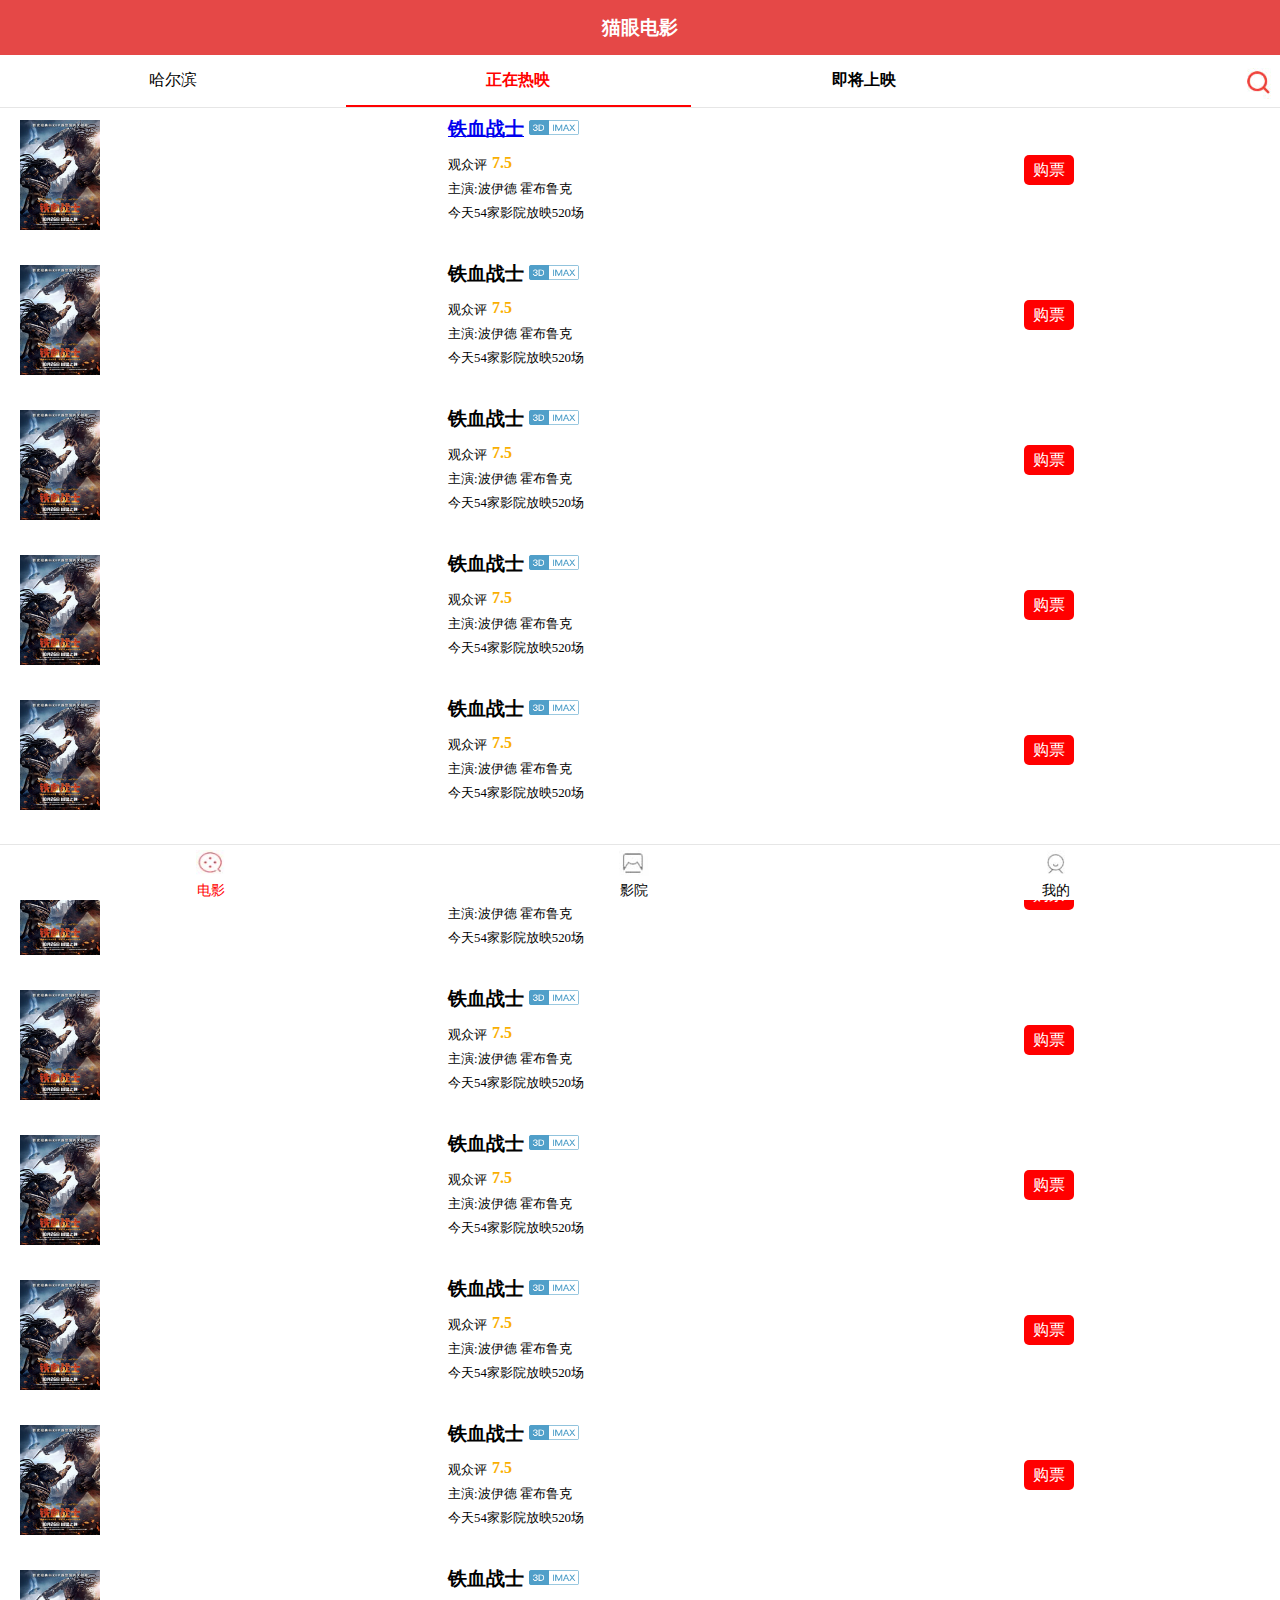
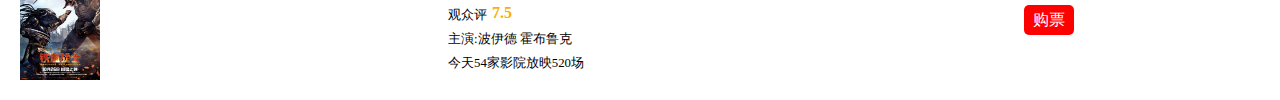
<file: cat/d1.html>
<!DOCTYPE html>
<html lang="en">

<head>
    <meta charset="UTF-8">
    <meta name="viewport" content="width=device-width, initial-scale=1.0">
    <meta http-equiv="X-UA-Compatible" content="ie=edge">
    <title>Document</title>
    <style>
        * {
            padding: 0;
            margin: 0;
        }

        #a {
            width: 100%;
            overflow: hidden;
        }

        #a #a1 {
            width: 100%;
            height: 55px;
            background: #e54847;
            position: fixed;
            overflow: hidden;
        }

        #a #a1 h3 {
            color: #ffffff;
            line-height: 55px;
            text-align: center
        }

        #a #a2 {
            width: 100%;
            height: 52px;
            position: fixed;
            background: white;
            margin-top: 55px;
            border-bottom: 1px solid #e6e6e6;
            overflow: hidden;
        }

        #a #a2 ul {
            width: 100%;
            height: 52px;
            overflow: hidden;
        }

        #a #a2 ul li {
            width: 27%;
            height: 50px;
            float: left;
            list-style: none;
            text-align: center;
            line-height: 50px;
            font-size: 1.1rem
        }

        #a #a2 ul li img {
            float: right;
            margin-top: 13px
        }

        #a #a3 {
            width: 100%;
            height: 145px;
            overflow: hidden;
        }

        #a4 {
            width: 100%;
            height: 55px;
            background: white;
            position: fixed;
            bottom: 0;
            border-top: 1px solid #e6e6e6;
            overflow: hidden;
        }
        #a4 ul{
            overflow: hidden;
        }
        #a4 ul li {
            list-style: none;
        }

        #a #a3 #a31 {
            width: 35%;
            height: 145px;
        }

        #a #a3 #a31 li img {
            width: 80px;
            height: 110px;
            margin: 15px 15px 20px 20px
        }

        #a #a3 ul li {
            list-style: none
        }

        #a #a3 #a32 {
            width: 45%;
            height: 145px;
        }

        #a #a3 #a32 li img {
            margin-top: 15px
        }

        #a #a3 #a33 {
            width: 17%;
            height: 145px;
        }
    </style>
</head>

<body>
    <div id="a">

        <div id="a1">
            <h3>猫眼电影</h3>
        </div>
        <div id="a2">
            <ul>
                <li style="font-size:1rem">哈尔滨</li>
                <li style="color:red;border-bottom: 2px solid red;font-size: 1rem;font-weight: bolder">正在热映</li>
                <li style="font-size:1rem;font-weight: bolder;">即将上映</li>
                <li style="width:19%"><img src="img/a1.jpg"></li>
            </ul>

        </div>


        <div id="a3" style="margin-top:105px;">
            <ul id="a31" style="float: left;">
                <li><img src="img/a2.jpg" style="float: left;"></li>
            </ul>
            <ul id="a32" style="float: left;border-bottom: 1px solid #e6e6e6;">
                <li style="font-size:1.2rem;font-weight: bolder;"><a href="DD.html">铁血战士</a><img src="img/a3.png" style="width:50px;height:15px;margin-left: 5px;;"></li>
                <li style="font-size:0.8rem;margin-top:15px;float: left;margin-right: 5px;">观众评 </li>
                <li style="font-size:1rem;margin-top:12px;color:#FAAF01;font-weight: bolder;"> 7.5</li>
                <li style="font-size:0.8rem;margin-top:9px;">主演:波伊德 霍布鲁克</li>
                <li style="font-size:0.8rem;margin-top:7px;">今天54家影院放映520场</li>
            </ul>
            <ul id="a33" style="float:left;border-bottom: 1px solid #e6e6e6;">
                <li style="float:left;background:red;width:50px;height:30px;color: white;border-radius:5px;text-align: center;line-height:30px;margin-top:50px">购票</li>
            </ul>
        </div>
        <div id="a3">
            <ul id="a31" style="float: left;">
                <li><img src="img/a2.jpg" style="float: left;"></li>
            </ul>
            <ul id="a32" style="float: left;border-bottom: 1px solid #e6e6e6;">
                <li style="font-size:1.2rem;font-weight: bolder;">铁血战士<img src="img/a3.png" style="width:50px;height:15px;margin-left: 5px;;"></li>
                <li style="font-size:0.8rem;margin-top:15px;float: left;margin-right: 5px;">观众评 </li>
                <li style="font-size:1rem;margin-top:12px;color:#FAAF01;font-weight: bolder;"> 7.5</li>
                <li style="font-size:0.8rem;margin-top:9px;">主演:波伊德 霍布鲁克</li>
                <li style="font-size:0.8rem;margin-top:7px;">今天54家影院放映520场</li>
            </ul>
            <ul id="a33" style="float:left;border-bottom: 1px solid #e6e6e6;">
                <li style="float:left;background:red;width:50px;height:30px;color: white;border-radius:5px;text-align: center;line-height:30px;margin-top:50px">购票</li>
            </ul>
        </div>
        <div id="a3">
            <ul id="a31" style="float: left;">
                <li><img src="img/a2.jpg" style="float: left;"></li>
            </ul>
            <ul id="a32" style="float: left;border-bottom: 1px solid #e6e6e6;">
                <li style="font-size:1.2rem;font-weight: bolder;">铁血战士<img src="img/a3.png" style="width:50px;height:15px;margin-left: 5px;;"></li>
                <li style="font-size:0.8rem;margin-top:15px;float: left;margin-right: 5px;">观众评 </li>
                <li style="font-size:1rem;margin-top:12px;color:#FAAF01;font-weight: bolder;"> 7.5</li>
                <li style="font-size:0.8rem;margin-top:9px;">主演:波伊德 霍布鲁克</li>
                <li style="font-size:0.8rem;margin-top:7px;">今天54家影院放映520场</li>
            </ul>
            <ul id="a33" style="float:left;border-bottom: 1px solid #e6e6e6;">
                <li style="float:left;background:red;width:50px;height:30px;color: white;border-radius:5px;text-align: center;line-height:30px;margin-top:50px">购票</li>
            </ul>
        </div>
        <div id="a3">
            <ul id="a31" style="float: left;">
                <li><img src="img/a2.jpg" style="float: left;"></li>
            </ul>
            <ul id="a32" style="float: left;border-bottom: 1px solid #e6e6e6;">
                <li style="font-size:1.2rem;font-weight: bolder;">铁血战士<img src="img/a3.png" style="width:50px;height:15px;margin-left: 5px;;"></li>
                <li style="font-size:0.8rem;margin-top:15px;float: left;margin-right: 5px;">观众评 </li>
                <li style="font-size:1rem;margin-top:12px;color:#FAAF01;font-weight: bolder;"> 7.5</li>
                <li style="font-size:0.8rem;margin-top:9px;">主演:波伊德 霍布鲁克</li>
                <li style="font-size:0.8rem;margin-top:7px;">今天54家影院放映520场</li>
            </ul>
            <ul id="a33" style="float:left;border-bottom: 1px solid #e6e6e6;">
                <li style="float:left;background:red;width:50px;height:30px;color: white;border-radius:5px;text-align: center;line-height:30px;margin-top:50px">购票</li>
            </ul>
        </div>
        <div id="a3">
            <ul id="a31" style="float: left;">
                <li><img src="img/a2.jpg" style="float: left;"></li>
            </ul>
            <ul id="a32" style="float: left;border-bottom: 1px solid #e6e6e6;">
                <li style="font-size:1.2rem;font-weight: bolder;">铁血战士<img src="img/a3.png" style="width:50px;height:15px;margin-left: 5px;;"></li>
                <li style="font-size:0.8rem;margin-top:15px;float: left;margin-right: 5px;">观众评 </li>
                <li style="font-size:1rem;margin-top:12px;color:#FAAF01;font-weight: bolder;"> 7.5</li>
                <li style="font-size:0.8rem;margin-top:9px;">主演:波伊德 霍布鲁克</li>
                <li style="font-size:0.8rem;margin-top:7px;">今天54家影院放映520场</li>
            </ul>
            <ul id="a33" style="float:left;border-bottom: 1px solid #e6e6e6;">
                <li style="float:left;background:red;width:50px;height:30px;color: white;border-radius:5px;text-align: center;line-height:30px;margin-top:50px">购票</li>
            </ul>
        </div>
        <div id="a3">
            <ul id="a31" style="float: left;">
                <li><img src="img/a2.jpg" style="float: left;"></li>
            </ul>
            <ul id="a32" style="float: left;border-bottom: 1px solid #e6e6e6;">
                <li style="font-size:1.2rem;font-weight: bolder;">铁血战士<img src="img/a3.png" style="width:50px;height:15px;margin-left: 5px;;"></li>
                <li style="font-size:0.8rem;margin-top:15px;float: left;margin-right: 5px;">观众评 </li>
                <li style="font-size:1rem;margin-top:12px;color:#FAAF01;font-weight: bolder;"> 7.5</li>
                <li style="font-size:0.8rem;margin-top:9px;">主演:波伊德 霍布鲁克</li>
                <li style="font-size:0.8rem;margin-top:7px;">今天54家影院放映520场</li>
            </ul>
            <ul id="a33" style="float:left;border-bottom: 1px solid #e6e6e6;">
                <li style="float:left;background:red;width:50px;height:30px;color: white;border-radius:5px;text-align: center;line-height:30px;margin-top:50px">购票</li>
            </ul>
        </div>
        <div id="a3">
            <ul id="a31" style="float: left;">
                <li><img src="img/a2.jpg" style="float: left;"></li>
            </ul>
            <ul id="a32" style="float: left;border-bottom: 1px solid #e6e6e6;">
                <li style="font-size:1.2rem;font-weight: bolder;">铁血战士<img src="img/a3.png" style="width:50px;height:15px;margin-left: 5px;;"></li>
                <li style="font-size:0.8rem;margin-top:15px;float: left;margin-right: 5px;">观众评 </li>
                <li style="font-size:1rem;margin-top:12px;color:#FAAF01;font-weight: bolder;"> 7.5</li>
                <li style="font-size:0.8rem;margin-top:9px;">主演:波伊德 霍布鲁克</li>
                <li style="font-size:0.8rem;margin-top:7px;">今天54家影院放映520场</li>
            </ul>
            <ul id="a33" style="float:left;border-bottom: 1px solid #e6e6e6;">
                <li style="float:left;background:red;width:50px;height:30px;color: white;border-radius:5px;text-align: center;line-height:30px;margin-top:50px">购票</li>
            </ul>
        </div>
        <div id="a3">
            <ul id="a31" style="float: left;">
                <li><img src="img/a2.jpg" style="float: left;"></li>
            </ul>
            <ul id="a32" style="float: left;border-bottom: 1px solid #e6e6e6;">
                <li style="font-size:1.2rem;font-weight: bolder;">铁血战士<img src="img/a3.png" style="width:50px;height:15px;margin-left: 5px;;"></li>
                <li style="font-size:0.8rem;margin-top:15px;float: left;margin-right: 5px;">观众评 </li>
                <li style="font-size:1rem;margin-top:12px;color:#FAAF01;font-weight: bolder;"> 7.5</li>
                <li style="font-size:0.8rem;margin-top:9px;">主演:波伊德 霍布鲁克</li>
                <li style="font-size:0.8rem;margin-top:7px;">今天54家影院放映520场</li>
            </ul>
            <ul id="a33" style="float:left;border-bottom: 1px solid #e6e6e6;">
                <li style="float:left;background:red;width:50px;height:30px;color: white;border-radius:5px;text-align: center;line-height:30px;margin-top:50px">购票</li>
            </ul>
        </div>
        <div id="a3">
            <ul id="a31" style="float: left;">
                <li><img src="img/a2.jpg" style="float: left;"></li>
            </ul>
            <ul id="a32" style="float: left;border-bottom: 1px solid #e6e6e6;">
                <li style="font-size:1.2rem;font-weight: bolder;">铁血战士<img src="img/a3.png" style="width:50px;height:15px;margin-left: 5px;;"></li>
                <li style="font-size:0.8rem;margin-top:15px;float: left;margin-right: 5px;">观众评 </li>
                <li style="font-size:1rem;margin-top:12px;color:#FAAF01;font-weight: bolder;"> 7.5</li>
                <li style="font-size:0.8rem;margin-top:9px;">主演:波伊德 霍布鲁克</li>
                <li style="font-size:0.8rem;margin-top:7px;">今天54家影院放映520场</li>
            </ul>
            <ul id="a33" style="float:left;border-bottom: 1px solid #e6e6e6;">
                <li style="float:left;background:red;width:50px;height:30px;color: white;border-radius:5px;text-align: center;line-height:30px;margin-top:50px">购票</li>
            </ul>
        </div>
        <div id="a3">
            <ul id="a31" style="float: left;">
                <li><img src="img/a2.jpg" style="float: left;"></li>
            </ul>
            <ul id="a32" style="float: left;border-bottom: 1px solid #e6e6e6;">
                <li style="font-size:1.2rem;font-weight: bolder;">铁血战士<img src="img/a3.png" style="width:50px;height:15px;margin-left: 5px;;"></li>
                <li style="font-size:0.8rem;margin-top:15px;float: left;margin-right: 5px;">观众评 </li>
                <li style="font-size:1rem;margin-top:12px;color:#FAAF01;font-weight: bolder;"> 7.5</li>
                <li style="font-size:0.8rem;margin-top:9px;">主演:波伊德 霍布鲁克</li>
                <li style="font-size:0.8rem;margin-top:7px;">今天54家影院放映520场</li>
            </ul>
            <ul id="a33" style="float:left;border-bottom: 1px solid #e6e6e6;">
                <li style="float:left;background:red;width:50px;height:30px;color: white;border-radius:5px;text-align: center;line-height:30px;margin-top:50px">购票</li>
            </ul>
        </div>
        <div id="a3">
            <ul id="a31" style="float: left;">
                <li><img src="img/a2.jpg" style="float: left;"></li>
            </ul>
            <ul id="a32" style="float: left;border-bottom: 1px solid #e6e6e6;">
                <li style="font-size:1.2rem;font-weight: bolder;">铁血战士<img src="img/a3.png" style="width:50px;height:15px;margin-left: 5px;;"></li>
                <li style="font-size:0.8rem;margin-top:15px;float: left;margin-right: 5px;">观众评 </li>
                <li style="font-size:1rem;margin-top:12px;color:#FAAF01;font-weight: bolder;"> 7.5</li>
                <li style="font-size:0.8rem;margin-top:9px;">主演:波伊德 霍布鲁克</li>
                <li style="font-size:0.8rem;margin-top:7px;">今天54家影院放映520场</li>
            </ul>
            <ul id="a33" style="float:left;border-bottom: 1px solid #e6e6e6;">
                <li style="float:left;background:red;width:50px;height:30px;color: white;border-radius:5px;text-align: center;line-height:30px;margin-top:50px">购票</li>
            </ul>
        </div>

    </div>
    <div id="a4">
        <ul style="width:33%;height:60px;float: left;text-align: center">
            <li><img src="img/movies.jpg" style="width:30px;height:27px;margin-top: 5px;"></li>
            <li style="font-size:0.9rem;color:red;">电影</li>
        </ul>
        <ul style="width:33%;height:60px;float: left;text-align: center">
            <li><img src="img/movies1.jpg" style="width:30px;height:27px;margin-top: 5px;"></li>
            <li style="font-size:0.9rem;">影院</li>
        </ul>
        <ul style="width:33%;height:60px;float: left;text-align: center">
            <li><img src="img/my.jpg" style="width:30px;height:27px;margin-top: 5px;"></li>
            <li style="font-size:0.9rem;">我的</li>
        </ul>

    </div>
</body>

</html>
</file>
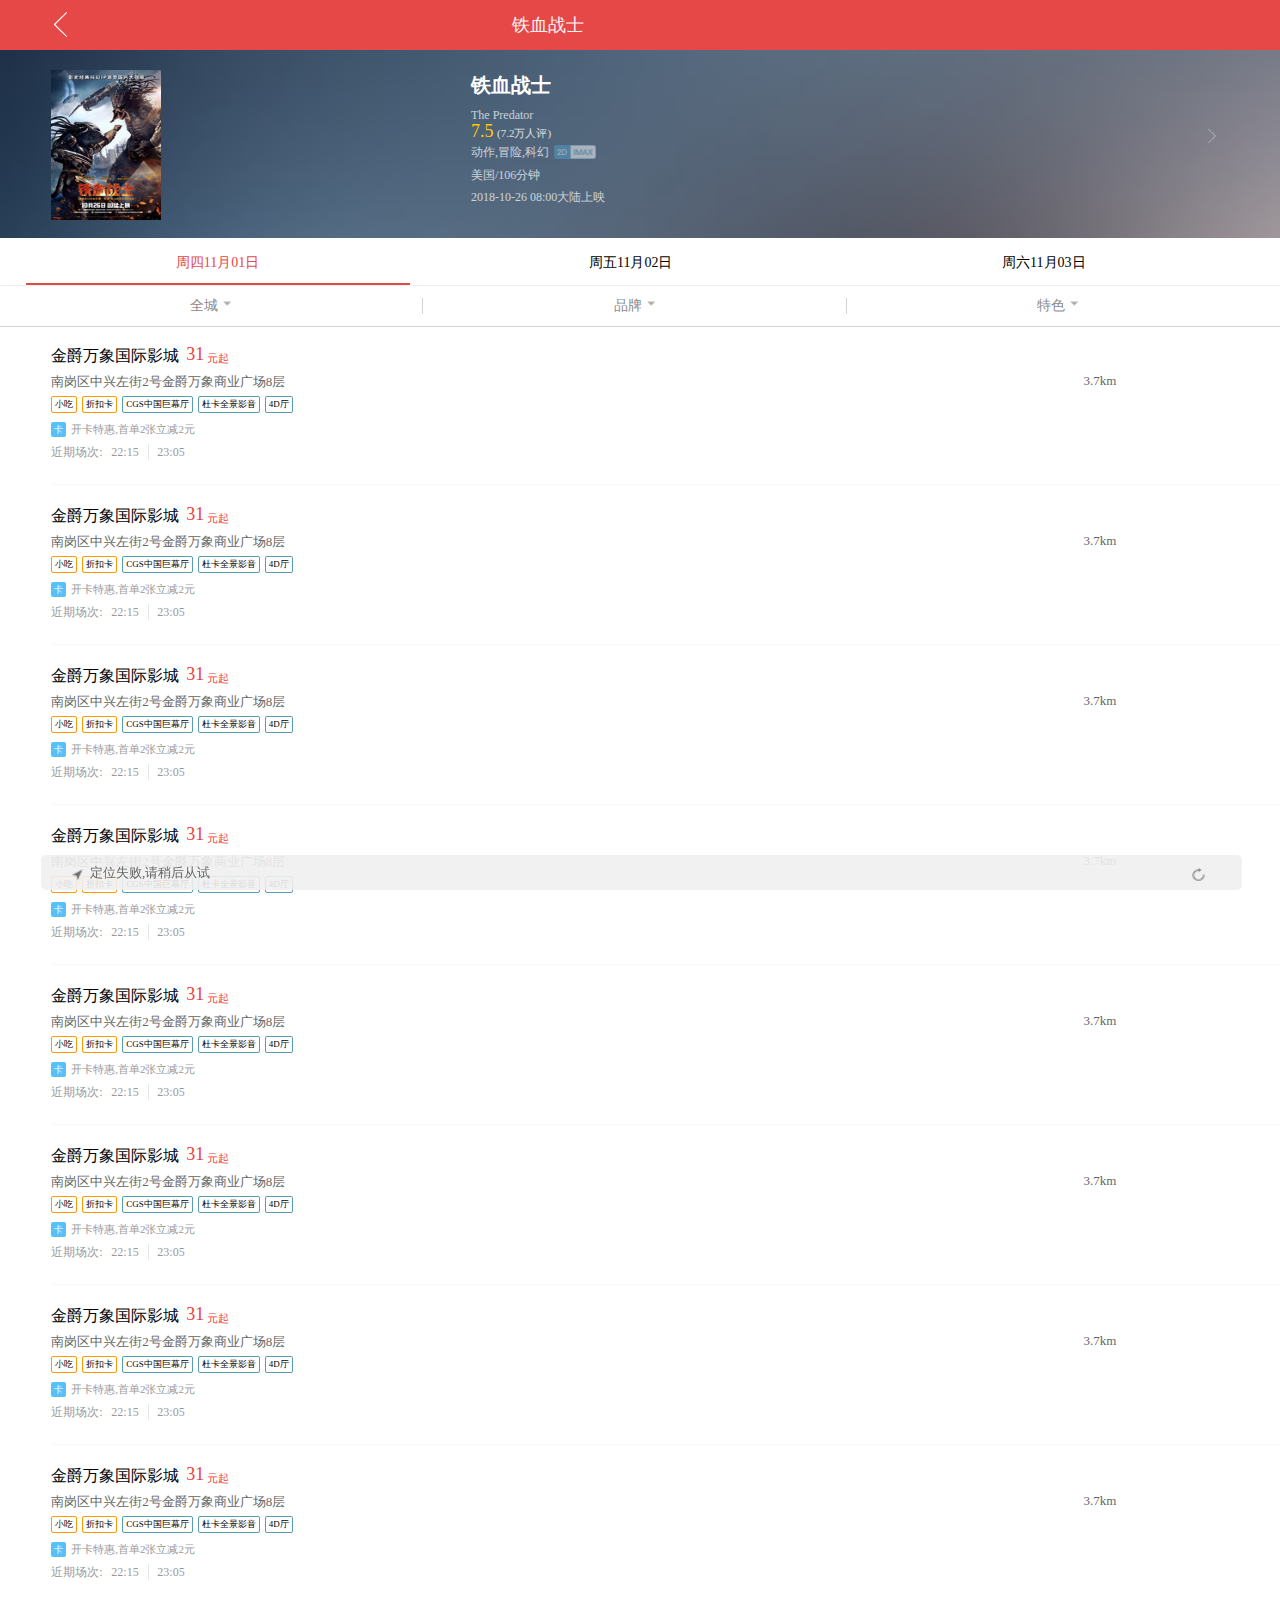
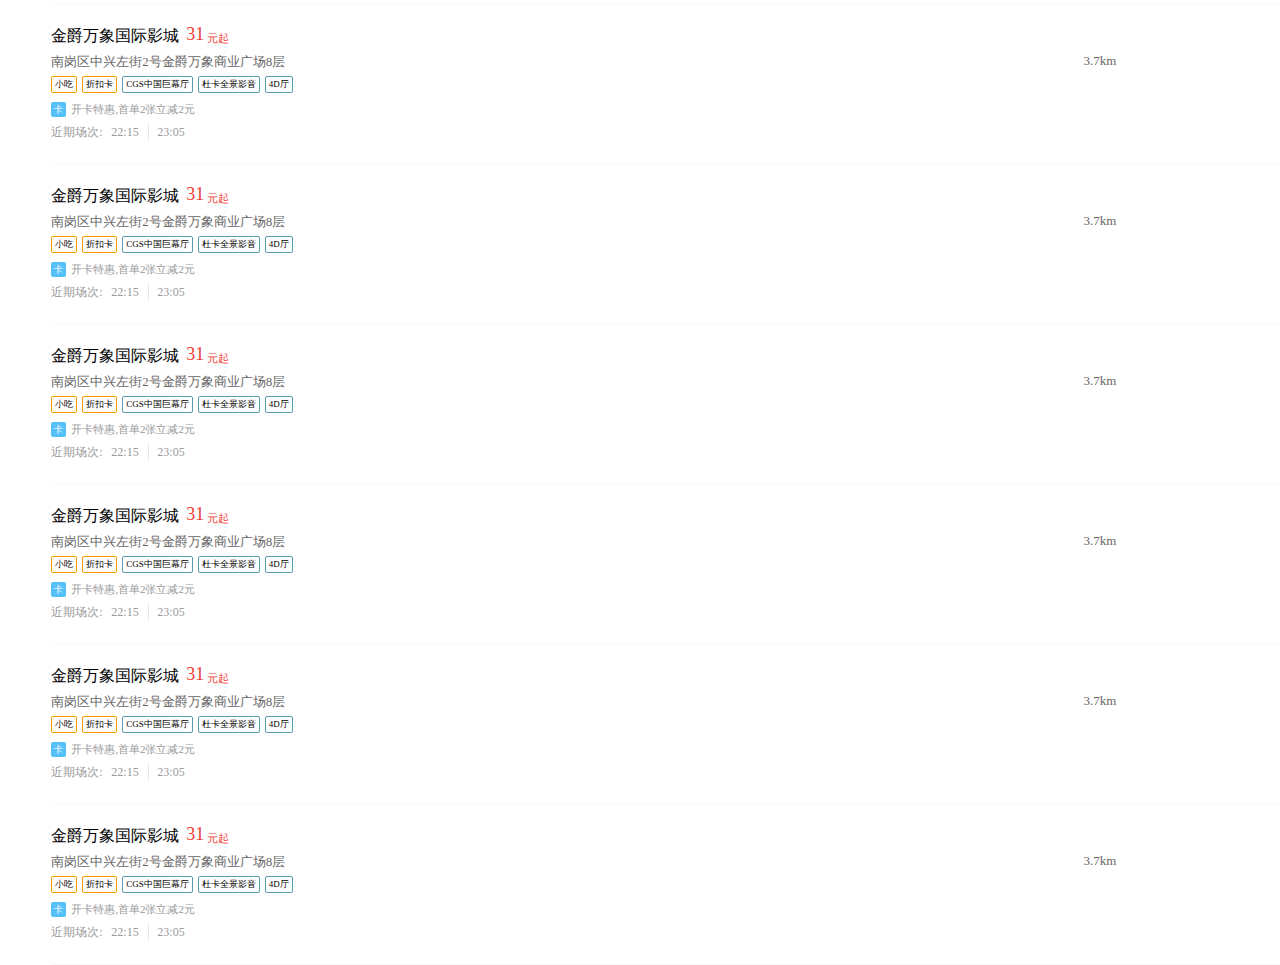
<file: cat/DD.html>
<!DOCTYPE html>
<html lang="en">

<head>
    <meta charset="UTF-8">
    <meta name="viewport" content="width=device-width, initial-scale=1.0">
    <meta http-equiv="X-UA-Compatible" content="ie=edge">
    <link rel="stylesheet" href="./css/dd.css">
    <script src="./js/d1.js"></script>
    <title>Document</title>
</head>

<body>
    <header >
        <div id="top">
            <div id="top1">
                <a href="d1.html"><img src="./img/返回.png" alt=""></a>
                <p>铁血战士</p>
            </div>
            <ul id="ul1">
                <li class="li1"><img src="img/ef18d29a6f6f5841f4a2dfdbcfd60a4b826961.jpg" alt=""></li>
                <li class="li2">
                    <h3>铁血战士</h3>
                    <p>The Predator</p>
                    <span class="s1">7.5</span>
                    <span class="s2">(7.2万人评)</span><img id="img1" src="./img/返回1.png" alt="">
                    <div class="p1">
                        <p>动作,冒险,科幻</p> <img src="img/火狐截图_2018-10-31T07-04-40_07.png" alt="">
                    </div>
                    <p>美国/106分钟</p>
                    <p>2018-10-26 08:00大陆上映</p>

                </li>
            </ul>
        </div>
    <div id="big">
        <div id="days">
            <ul id="day">
                <li>周四11月01日</li>
                <li>周五11月02日</li>
                <li>周六11月03日</li>
                <li>周日11月04日</li>
                <li>周一11月05日</li>
                <li>周二11月06日</li>
                <li>周三11月07日</li>
            </ul>
        </div>
        <div id="con">
            <ul id="con1">
                <li>全城<img src="./img/sanjiao_03.png" alt=""></li>
                <li>品牌<img src="./img/sanjiao_03.png" alt=""></li>
                <li>特色<img src="./img/sanjiao_03.png" alt=""></li>
            </ul>
        </div>
    </div>
        <div id="nav">
            <div id="nav1">
                <div class="d1">
                    <span class="s1">金爵万象国际影城</span>
                    <span class="s2">31</span>
                    <span class="s3">元起</span>
                </div>
                <div class="d2">
                    <p>南岗区中兴左街2号金爵万象商业广场8层</p>
                    <span class="s4">3.7km</span>
                </div>
                <div class="d3">
                    <div class="ds">小吃</div>
                    <div class="ds">折扣卡</div>
                    <div class="dd">CGS中国巨幕厅</div>
                    <div class="dd">杜卡全景影音</div>
                    <div class="dd">4D厅</div>
                </div>
                <div class="d4">
                    <img src="./img/ka.png" alt="">
                    <p>开卡特惠,首单2张立减2元</p>
                </div>
                <div class="d5">
                    <span class="ss1">近期场次:</span>
                    <span class="ss2">22:15</span>
                    <span class="ss3">23:05</span>
                </div>
            </div>
            <div id="nav1">
                <div class="d1">
                    <span class="s1">金爵万象国际影城</span>
                    <span class="s2">31</span>
                    <span class="s3">元起</span>
                </div>
                <div class="d2">
                    <p>南岗区中兴左街2号金爵万象商业广场8层</p>
                    <span class="s4">3.7km</span>
                </div>
                <div class="d3">
                    <div class="ds">小吃</div>
                    <div class="ds">折扣卡</div>
                    <div class="dd">CGS中国巨幕厅</div>
                    <div class="dd">杜卡全景影音</div>
                    <div class="dd">4D厅</div>
                </div>
                <div class="d4">
                    <img src="./img/ka.png" alt="">
                    <p>开卡特惠,首单2张立减2元</p>
                </div>
                <div class="d5">
                    <span class="ss1">近期场次:</span>
                    <span class="ss2">22:15</span>
                    <span class="ss3">23:05</span>
                </div>
            </div>
            <div id="nav1">
                <div class="d1">
                    <span class="s1">金爵万象国际影城</span>
                    <span class="s2">31</span>
                    <span class="s3">元起</span>
                </div>
                <div class="d2">
                    <p>南岗区中兴左街2号金爵万象商业广场8层</p>
                    <span class="s4">3.7km</span>
                </div>
                <div class="d3">
                    <div class="ds">小吃</div>
                    <div class="ds">折扣卡</div>
                    <div class="dd">CGS中国巨幕厅</div>
                    <div class="dd">杜卡全景影音</div>
                    <div class="dd">4D厅</div>
                </div>
                <div class="d4">
                    <img src="./img/ka.png" alt="">
                    <p>开卡特惠,首单2张立减2元</p>
                </div>
                <div class="d5">
                    <span class="ss1">近期场次:</span>
                    <span class="ss2">22:15</span>
                    <span class="ss3">23:05</span>
                </div>
            </div>
            <div id="nav1">
                <div class="d1">
                    <span class="s1">金爵万象国际影城</span>
                    <span class="s2">31</span>
                    <span class="s3">元起</span>
                </div>
                <div class="d2">
                    <p>南岗区中兴左街2号金爵万象商业广场8层</p>
                    <span class="s4">3.7km</span>
                </div>
                <div class="d3">
                    <div class="ds">小吃</div>
                    <div class="ds">折扣卡</div>
                    <div class="dd">CGS中国巨幕厅</div>
                    <div class="dd">杜卡全景影音</div>
                    <div class="dd">4D厅</div>
                </div>
                <div class="d4">
                    <img src="./img/ka.png" alt="">
                    <p>开卡特惠,首单2张立减2元</p>
                </div>
                <div class="d5">
                    <span class="ss1">近期场次:</span>
                    <span class="ss2">22:15</span>
                    <span class="ss3">23:05</span>
                </div>
            </div>
            <div id="nav1">
                <div class="d1">
                    <span class="s1">金爵万象国际影城</span>
                    <span class="s2">31</span>
                    <span class="s3">元起</span>
                </div>
                <div class="d2">
                    <p>南岗区中兴左街2号金爵万象商业广场8层</p>
                    <span class="s4">3.7km</span>
                </div>
                <div class="d3">
                    <div class="ds">小吃</div>
                    <div class="ds">折扣卡</div>
                    <div class="dd">CGS中国巨幕厅</div>
                    <div class="dd">杜卡全景影音</div>
                    <div class="dd">4D厅</div>
                </div>
                <div class="d4">
                    <img src="./img/ka.png" alt="">
                    <p>开卡特惠,首单2张立减2元</p>
                </div>
                <div class="d5">
                    <span class="ss1">近期场次:</span>
                    <span class="ss2">22:15</span>
                    <span class="ss3">23:05</span>
                </div>
            </div>
            <div id="nav1">
                <div class="d1">
                    <span class="s1">金爵万象国际影城</span>
                    <span class="s2">31</span>
                    <span class="s3">元起</span>
                </div>
                <div class="d2">
                    <p>南岗区中兴左街2号金爵万象商业广场8层</p>
                    <span class="s4">3.7km</span>
                </div>
                <div class="d3">
                    <div class="ds">小吃</div>
                    <div class="ds">折扣卡</div>
                    <div class="dd">CGS中国巨幕厅</div>
                    <div class="dd">杜卡全景影音</div>
                    <div class="dd">4D厅</div>
                </div>
                <div class="d4">
                    <img src="./img/ka.png" alt="">
                    <p>开卡特惠,首单2张立减2元</p>
                </div>
                <div class="d5">
                    <span class="ss1">近期场次:</span>
                    <span class="ss2">22:15</span>
                    <span class="ss3">23:05</span>
                </div>
            </div>
            <div id="nav1">
                <div class="d1">
                    <span class="s1">金爵万象国际影城</span>
                    <span class="s2">31</span>
                    <span class="s3">元起</span>
                </div>
                <div class="d2">
                    <p>南岗区中兴左街2号金爵万象商业广场8层</p>
                    <span class="s4">3.7km</span>
                </div>
                <div class="d3">
                    <div class="ds">小吃</div>
                    <div class="ds">折扣卡</div>
                    <div class="dd">CGS中国巨幕厅</div>
                    <div class="dd">杜卡全景影音</div>
                    <div class="dd">4D厅</div>
                </div>
                <div class="d4">
                    <img src="./img/ka.png" alt="">
                    <p>开卡特惠,首单2张立减2元</p>
                </div>
                <div class="d5">
                    <span class="ss1">近期场次:</span>
                    <span class="ss2">22:15</span>
                    <span class="ss3">23:05</span>
                </div>
            </div>
            <div id="nav1">
                <div class="d1">
                    <span class="s1">金爵万象国际影城</span>
                    <span class="s2">31</span>
                    <span class="s3">元起</span>
                </div>
                <div class="d2">
                    <p>南岗区中兴左街2号金爵万象商业广场8层</p>
                    <span class="s4">3.7km</span>
                </div>
                <div class="d3">
                    <div class="ds">小吃</div>
                    <div class="ds">折扣卡</div>
                    <div class="dd">CGS中国巨幕厅</div>
                    <div class="dd">杜卡全景影音</div>
                    <div class="dd">4D厅</div>
                </div>
                <div class="d4">
                    <img src="./img/ka.png" alt="">
                    <p>开卡特惠,首单2张立减2元</p>
                </div>
                <div class="d5">
                    <span class="ss1">近期场次:</span>
                    <span class="ss2">22:15</span>
                    <span class="ss3">23:05</span>
                </div>
            </div>
            <div id="nav1">
                <div class="d1">
                    <span class="s1">金爵万象国际影城</span>
                    <span class="s2">31</span>
                    <span class="s3">元起</span>
                </div>
                <div class="d2">
                    <p>南岗区中兴左街2号金爵万象商业广场8层</p>
                    <span class="s4">3.7km</span>
                </div>
                <div class="d3">
                    <div class="ds">小吃</div>
                    <div class="ds">折扣卡</div>
                    <div class="dd">CGS中国巨幕厅</div>
                    <div class="dd">杜卡全景影音</div>
                    <div class="dd">4D厅</div>
                </div>
                <div class="d4">
                    <img src="./img/ka.png" alt="">
                    <p>开卡特惠,首单2张立减2元</p>
                </div>
                <div class="d5">
                    <span class="ss1">近期场次:</span>
                    <span class="ss2">22:15</span>
                    <span class="ss3">23:05</span>
                </div>
            </div>
            <div id="nav1">
                <div class="d1">
                    <span class="s1">金爵万象国际影城</span>
                    <span class="s2">31</span>
                    <span class="s3">元起</span>
                </div>
                <div class="d2">
                    <p>南岗区中兴左街2号金爵万象商业广场8层</p>
                    <span class="s4">3.7km</span>
                </div>
                <div class="d3">
                    <div class="ds">小吃</div>
                    <div class="ds">折扣卡</div>
                    <div class="dd">CGS中国巨幕厅</div>
                    <div class="dd">杜卡全景影音</div>
                    <div class="dd">4D厅</div>
                </div>
                <div class="d4">
                    <img src="./img/ka.png" alt="">
                    <p>开卡特惠,首单2张立减2元</p>
                </div>
                <div class="d5">
                    <span class="ss1">近期场次:</span>
                    <span class="ss2">22:15</span>
                    <span class="ss3">23:05</span>
                </div>
            </div>
            <div id="nav1">
                <div class="d1">
                    <span class="s1">金爵万象国际影城</span>
                    <span class="s2">31</span>
                    <span class="s3">元起</span>
                </div>
                <div class="d2">
                    <p>南岗区中兴左街2号金爵万象商业广场8层</p>
                    <span class="s4">3.7km</span>
                </div>
                <div class="d3">
                    <div class="ds">小吃</div>
                    <div class="ds">折扣卡</div>
                    <div class="dd">CGS中国巨幕厅</div>
                    <div class="dd">杜卡全景影音</div>
                    <div class="dd">4D厅</div>
                </div>
                <div class="d4">
                    <img src="./img/ka.png" alt="">
                    <p>开卡特惠,首单2张立减2元</p>
                </div>
                <div class="d5">
                    <span class="ss1">近期场次:</span>
                    <span class="ss2">22:15</span>
                    <span class="ss3">23:05</span>
                </div>
            </div>
            <div id="nav1">
                <div class="d1">
                    <span class="s1">金爵万象国际影城</span>
                    <span class="s2">31</span>
                    <span class="s3">元起</span>
                </div>
                <div class="d2">
                    <p>南岗区中兴左街2号金爵万象商业广场8层</p>
                    <span class="s4">3.7km</span>
                </div>
                <div class="d3">
                    <div class="ds">小吃</div>
                    <div class="ds">折扣卡</div>
                    <div class="dd">CGS中国巨幕厅</div>
                    <div class="dd">杜卡全景影音</div>
                    <div class="dd">4D厅</div>
                </div>
                <div class="d4">
                    <img src="./img/ka.png" alt="">
                    <p>开卡特惠,首单2张立减2元</p>
                </div>
                <div class="d5">
                    <span class="ss1">近期场次:</span>
                    <span class="ss2">22:15</span>
                    <span class="ss3">23:05</span>
                </div>
            </div>
            <div id="nav1">
                <div class="d1">
                    <span class="s1">金爵万象国际影城</span>
                    <span class="s2">31</span>
                    <span class="s3">元起</span>
                </div>
                <div class="d2">
                    <p>南岗区中兴左街2号金爵万象商业广场8层</p>
                    <span class="s4">3.7km</span>
                </div>
                <div class="d3">
                    <div class="ds">小吃</div>
                    <div class="ds">折扣卡</div>
                    <div class="dd">CGS中国巨幕厅</div>
                    <div class="dd">杜卡全景影音</div>
                    <div class="dd">4D厅</div>
                </div>
                <div class="d4">
                    <img src="./img/ka.png" alt="">
                    <p>开卡特惠,首单2张立减2元</p>
                </div>
                <div class="d5">
                    <span class="ss1">近期场次:</span>
                    <span class="ss2">22:15</span>
                    <span class="ss3">23:05</span>
                </div>
            </div>
            <div id="nav1">
                <div class="d1">
                    <span class="s1">金爵万象国际影城</span>
                    <span class="s2">31</span>
                    <span class="s3">元起</span>
                </div>
                <div class="d2">
                    <p>南岗区中兴左街2号金爵万象商业广场8层</p>
                    <span class="s4">3.7km</span>
                </div>
                <div class="d3">
                    <div class="ds">小吃</div>
                    <div class="ds">折扣卡</div>
                    <div class="dd">CGS中国巨幕厅</div>
                    <div class="dd">杜卡全景影音</div>
                    <div class="dd">4D厅</div>
                </div>
                <div class="d4">
                    <img src="./img/ka.png" alt="">
                    <p>开卡特惠,首单2张立减2元</p>
                </div>
                <div class="d5">
                    <span class="ss1">近期场次:</span>
                    <span class="ss2">22:15</span>
                    <span class="ss3">23:05</span>
                </div>
            </div>

        </div>

        <div id="bottom">
            <img id="img1" src="./img/定位3.png" alt="">
            <p>定位失败,请稍后从试</p>
            <img id="img2" src="./img/刷新.png" alt="">
        </div>
        
    </header>

</body>

</html>
</file>
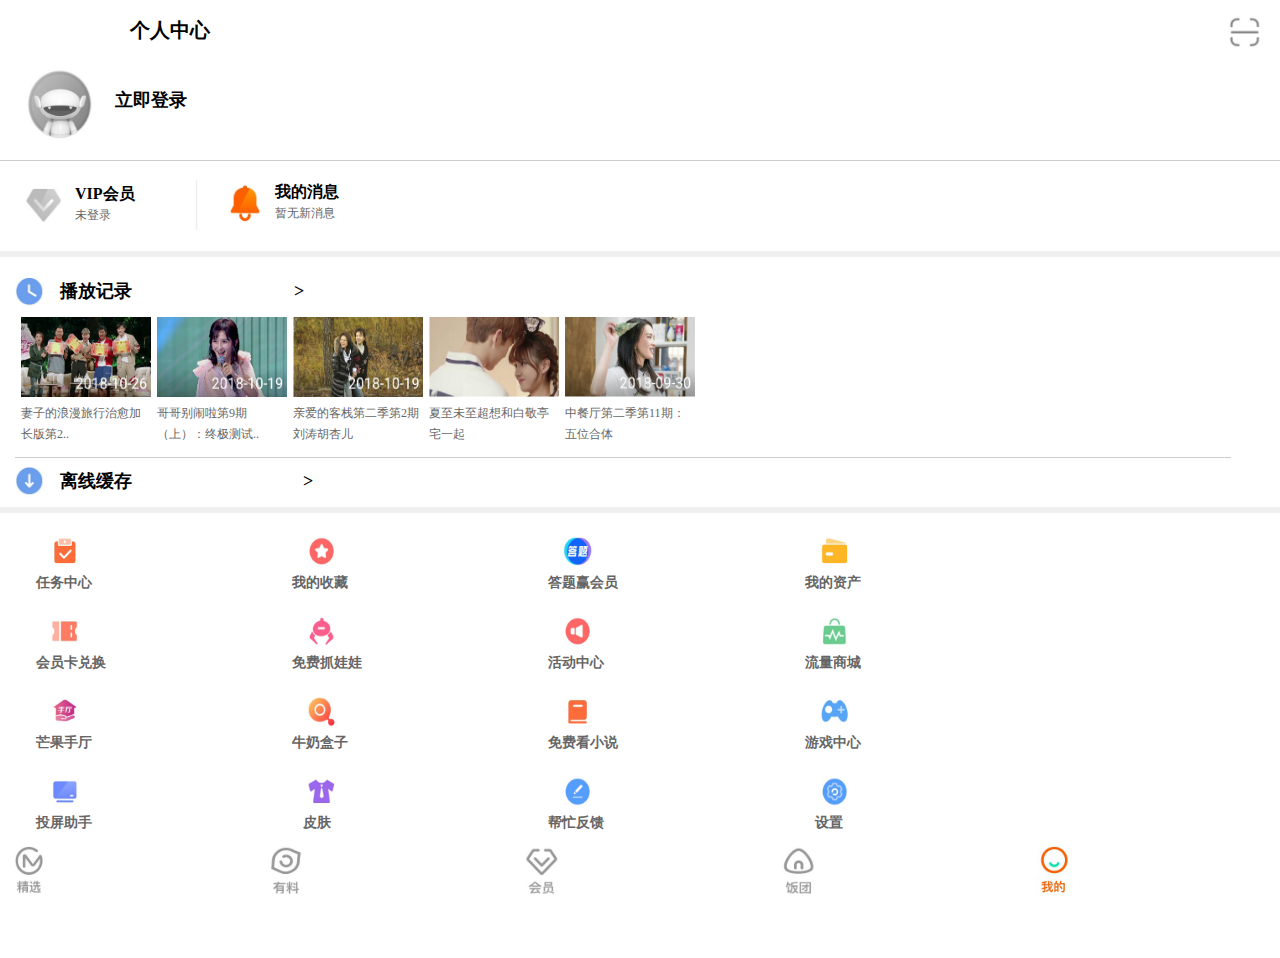
<file: mango/index1.html>
<!DOCTYPE html>
<html lang="en">
<head>
    <meta charset="UTF-8">
    <meta name="viewport" content="width=device-width, initial-scale=1.0">
    <meta http-equiv="X-UA-Compatible" content="ie=edge">
    <title>Document</title>
    <link rel="stylesheet" href="css/index1.css">
</head>
<body>
    <header>
        <div id="top1">
            <span><a>个人中心</a></span>
            <p><a><img src="images/my-1.jpg" alt=""></a></p>  
        </div>
        <div id="top2">
            <p><a><img src="images/my-2.jpg" alt=""></a></p>
            <span><a>立即登录</a></span>
        </div>
        <div id="top34">
        <div id="top3">
            <p><a><img src="images/my-3.jpg" alt=""></a></p>
            <ul>
                <li><a>VIP会员</a></li>
                <li><a>未登录</a></li>
            </ul>
        </div>
        <div id="shuxian">
            <p><img src="images/shuxian.jpg" alt=""></p>
        </div>
        <div id="top4">
            <p><a><img src="images/my-4.jpg" alt=""></a></p>
            <ul>
                <li><a>我的消息</a></li>
                <li><a>暂无新消息</a></li>
            </ul>
        </div>
        </div>
    </header>

    <main>
        <div id="main1">
            <p><a><img src="images/my-5.jpg" alt=""></a></p>
            <span><a>播放记录&nbsp;&nbsp;&nbsp;&nbsp;&nbsp;&nbsp;&nbsp;&nbsp;&nbsp;&nbsp;&nbsp;&nbsp;&nbsp;&nbsp;&nbsp;&nbsp;&nbsp;&nbsp;&nbsp;&nbsp;&nbsp;&nbsp;&nbsp;&nbsp;&nbsp;&nbsp;&nbsp;&nbsp;&nbsp;&nbsp;&nbsp;&nbsp;&nbsp;&nbsp;&nbsp;&nbsp;></a></span>
        </div>
        <div id="mm1">
        <div id="main2">
            <ul>
                <li> 
                    <p><img src="images/main1.jpg" alt=""></p>
                    <span><a href="">妻子的浪漫旅行治愈加长版第2..</a></span>              
                </li>
                <li>                
                    <p><img src="images/main2.jpg" alt=""></p>
                    <span><a href="">哥哥别闹啦第9期（上）：终极测试..</a></span> 
                </li>
                <li>                    
                    <p><img src="images/main3.jpg" alt=""></p>
                    <span><a href="">亲爱的客栈第二季第2期刘涛胡杏儿</a></span>            
                </li>
                <li>                    
                    <p><img src="images/main4.jpg" alt=""></p>
                    <span><a href="">夏至未至超想和白敬亭宅一起</a></span>   
                </li>
                <li>     
                    <p><img src="images/main5.jpg" alt=""></p>
                    <span><a href="">中餐厅第二季第11期：五位合体</a></span>                 
                </li>
            </ul>
        </div>
        <div id="main3">
            <p><a><img src="images/my-6.jpg" alt=""></a></p>
            <span><a>离线缓存&nbsp;&nbsp;&nbsp;&nbsp;&nbsp;&nbsp;&nbsp;&nbsp;&nbsp;&nbsp;&nbsp;&nbsp;&nbsp;&nbsp;&nbsp;&nbsp;&nbsp;&nbsp;&nbsp;&nbsp;&nbsp;&nbsp;&nbsp;&nbsp;&nbsp;&nbsp;&nbsp;&nbsp;&nbsp;&nbsp;&nbsp;&nbsp;&nbsp;&nbsp;&nbsp;&nbsp;&nbsp;&nbsp;></a></span>
        </div>
        </div>
        <div id="main4">
            <ul>
                <li>
                    <p><a><img src="images/my10.jpg" alt=""></a></p>
                    <span><a>任务中心</a></span>
                </li>
                <li>
                    <p><a><img src="images/my11.jpg" alt=""></a></p>
                    <span><a>我的收藏</a></span>
                </li>
                <li>
                    <p><a><img src="images/my12.jpg" alt=""></a></p>
                    <span><a>答题赢会员</a></span>
                </li>
                <li>
                    <p><a><img src="images/my13.jpg" alt=""></a></p>
                    <span><a>我的资产</a></span>
                </li>
            </ul>
        </div>
        <div id="main5">
            <ul>
                <li>
                    <p><a><img src="images/my14.jpg" alt=""></a></p>
                    <span><a>会员卡兑换</a></span>
                </li>
                <li>
                    <p><a><img src="images/my15.jpg" alt=""></a></p>
                    <span><a>免费抓娃娃</a></span>
                </li>
                <li>
                    <p><a><img src="images/my16.jpg" alt=""></a></p>
                    <span><a>活动中心</a></span>
                </li>
                <li>
                    <p><a><img src="images/my17.jpg" alt=""></a></p>
                    <span><a>流量商城</a></span>
                </li>
            </ul>
        </div>
        <div id="main6">
            <ul>
                <li>
                    <p><a><img src="images/my18.jpg" alt=""></a></p>
                    <span><a>芒果手厅</a></span>
                </li>
                <li>
                    <p><a><img src="images/my19.jpg" alt=""></a></p>
                    <span><a>牛奶盒子</a></span>
                </li>
                <li>
                    <p><a><img src="images/my20.jpg" alt=""></a></p>
                    <span><a>免费看小说</a></span>
                </li>
                <li>
                    <p><a><img src="images/my21.jpg" alt=""></a></p>
                    <span><a>游戏中心</a></span>
                </li>
            </ul>
        </div>
        <div id="main7">
            <ul>
                <li>
                    <p><a><img src="images/my22.jpg" alt=""></a></p>
                    <span><a>投屏助手</a></span>
                </li>
                <li>
                    <p><a><img src="images/my23.jpg" alt=""></a></p>
                    <span><a>&nbsp;&nbsp;&nbsp;皮肤</a></span>
                </li>
                <li>
                    <p><a><img src="images/my24.jpg" alt=""></a></p>
                    <span><a>帮忙反馈</a></span>
                </li>
                <li>
                    <p><a><img src="images/my25.jpg" alt=""></a></p>
                    <span><a>&nbsp;&nbsp;&nbsp;设置</a></span>
                </li>
            </ul>
        </div>
        <div id="main8">
            <p><a><img src="images/gengduo.jpg" alt=""></a></p>
            <span><a>&nbsp;&nbsp;&nbsp;更多</a></span>
        </div>
    </main>
    <footer>
        <ul>
           <li><a href="index.html"><img src="images/jingxuan.jpg" alt=""></a></li>
           <li><a href=""><img src="images/footer2.jpg" alt=""></a></li>
           <li><a href="index2.html"><img src="images/footer3.jpg" alt=""></a></li>
           <li><a href=""><img src="images/footer4.jpg" alt=""></a></li>
           <li><a href=""><img src="images/mymy.jpg" alt=""></a></li>
        </ul>
    </footer>


</body>
</html>
</file>
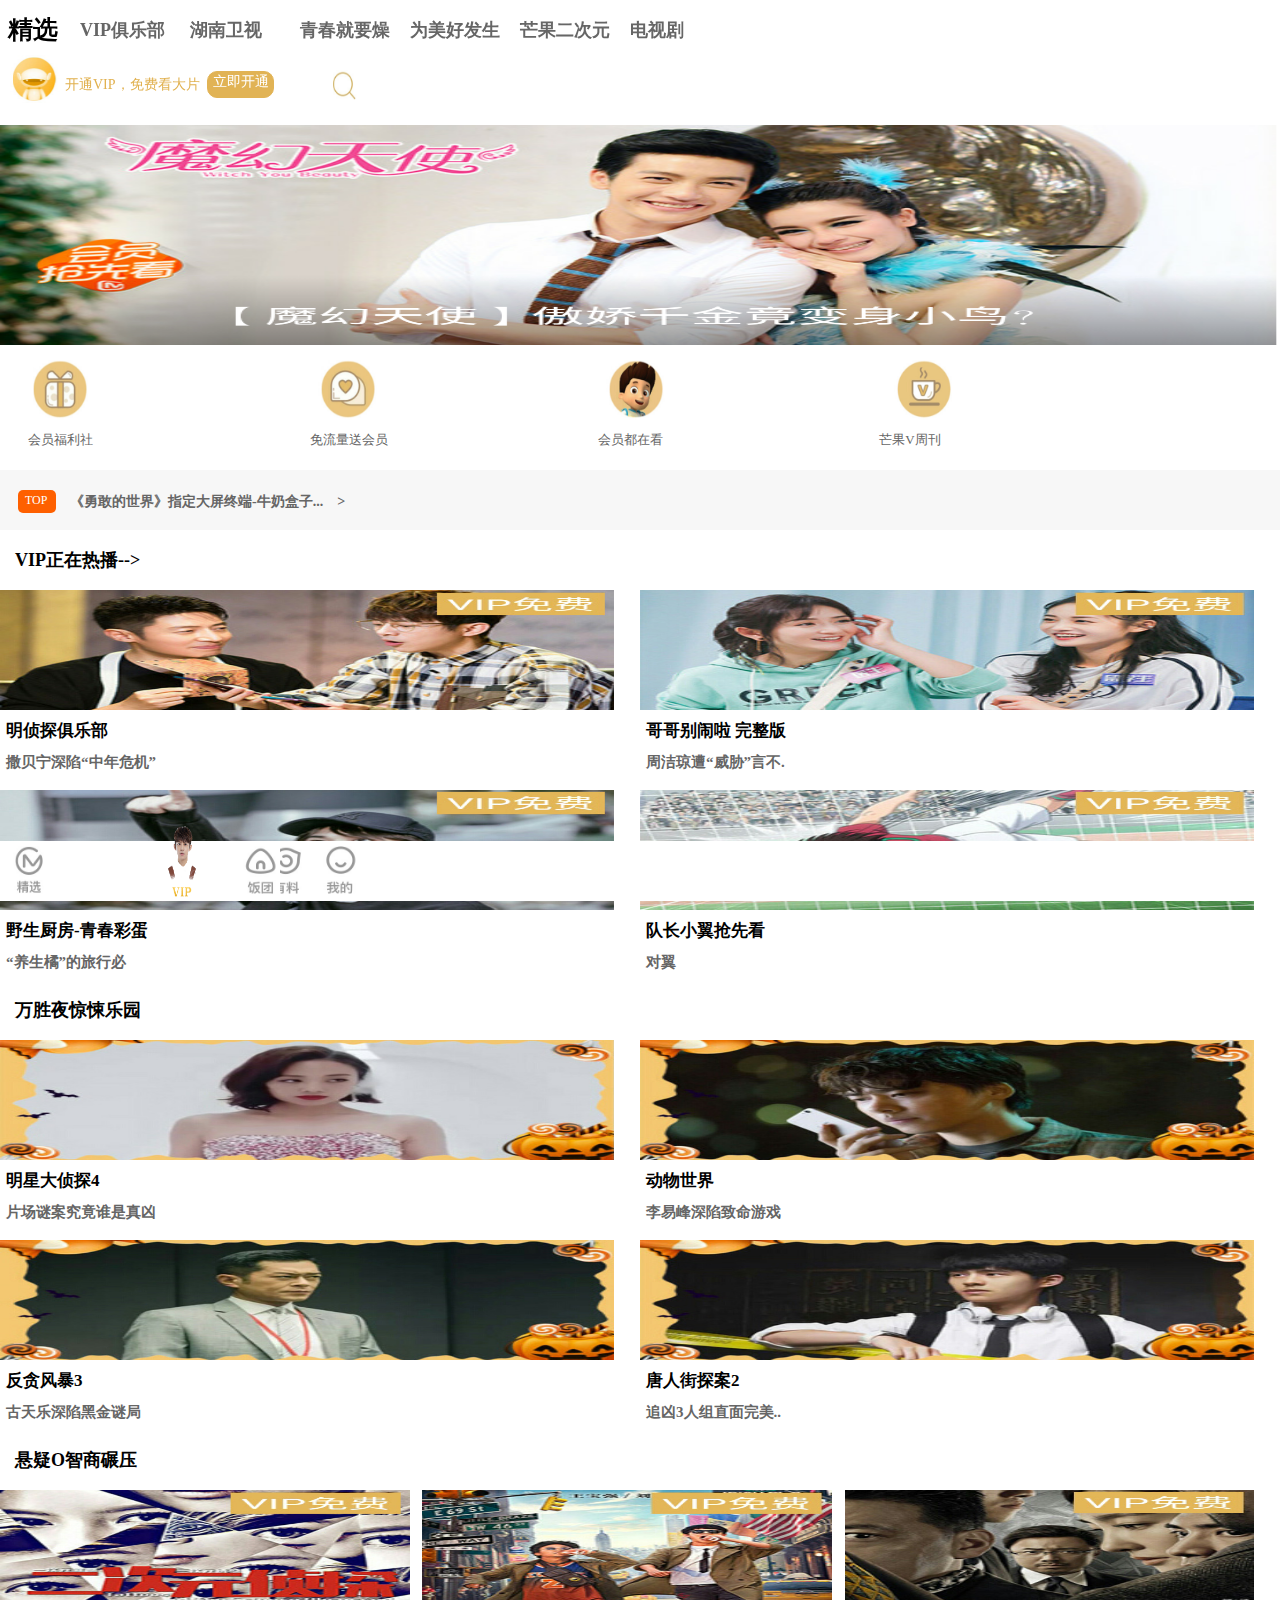
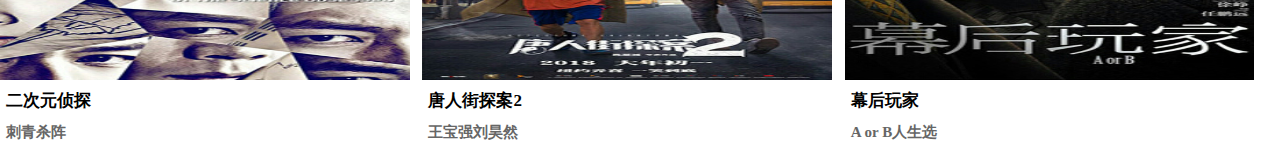
<file: mango/index2.html>
<!DOCTYPE html>
<html lang="en">
<head>
    <meta charset="UTF-8">
    <meta name="viewport" content="width=device-width, initial-scale=1.0">
    <meta http-equiv="X-UA-Compatible" content="ie=edge">
    <title>Document</title>
    <link rel="stylesheet" href="css/index2.css">
</head>
<body>
    <header>
        <div id="head">
                <div class="top1">
                        <span><a>精选</a></span> 
                </div>
                <div class="top2">
                    <ul>
                        <li><a>VIP俱乐部</a></li>
                        <li><a>湖南卫视</a></li>
                        <li><a>青春就要燥</a></li>
                        <li><a>为美好发生</a></li>
                        <li><a>芒果二次元</a></li>
                        <li><a>电视剧</a></li>
                    </ul>
                </div>
                <div class="top3">                     
                        <p><img src="images/vip1.jpg" ></p>
                        <span><a>开通VIP，免费看大片</a></span>
                        <span id="open"><a href="">立即开通</a></span>
                        <span id="search"><a href=""><img src="images/vip2.jpg" alt=""></a></span>
                </div>
        </div>
        <div id="banner">
                <div id="imgs">
                        <img src="images/vip1.png"  class="on" >
                        <img src="images/vip2.png">
                        <img src="images/vip3.png">				
                        <img src="images/vip4.png">				
                        <img src="images/vip5.png">				
                </div>
        </div>
        <div class="top4">
                <ul>
                    <li><img src="images/vip3.jpg" alt=""></li>
                    <li><img src="images/vip4.jpg" alt=""></li>
                    <li><img src="images/vip5.jpg" alt=""></li>
                    <li><img src="images/vip6.jpg" alt=""></li>                    
                </ul>
        </div>
        <div class="top5">
                <ul>
                    <li><a>会员福利社</a></li>
                    <li><a>免流量送会员</a></li>
                    <li><a>&nbsp;&nbsp;会员都在看</a></li>
                    <li><a>&nbsp;&nbsp;芒果V周刊</a></li>
                </ul>
        </div>
        <div id="top6">
            <ul>
                <li class="on">
                    <p><a href="">TOP</a></p>
                    <span><a href="">《勇敢的世界》指定大屏终端-牛奶盒子...&nbsp;&nbsp;&nbsp;&nbsp;></a></span>
                </li>
                <!-- <li>
                    <p><a href="">TOP</a></p>
                    <span><a href="">明星大侦探回归送红包，最高领30天&nbsp;&nbsp;&nbsp;&nbsp;></a></span>
                </li>
                <li>
                    <p><a href="">TOP</a></p>
                    <span><a href="">每周一摇，1元开1个月会员&nbsp;&nbsp;&nbsp;&nbsp;></a></span> 
                </li> -->
            </ul>
        </div>
    </header>
    <main>
            <div id="main1">
                    <p><a>VIP正在热播--></a></p>
                </div>
                <div id="main2">
                    <p><a href=""><img src="images/vip-1.jpg" ></a></p>  
                    <ul>
                        <li><a>明侦探俱乐部</a></li>
                        <li><a>撒贝宁深陷“中年危机”</a></li>
                    </ul> 
                </div>
                <div id="main3">
                    <p><a href=""><img src="images/vip-2.jpg" ></a></p>  
                    <ul>
                        <li><a>哥哥别闹啦 完整版</a></li>
                        <li><a>周洁琼遭“威胁”言不.</a></li>
                    </ul> 
                </div>
                <div id="main4">
                    <p><a href=""><img src="images/vip-3.jpg" ></a></p>  
                    <ul>
                        <li><a>野生厨房-青春彩蛋</a></li>
                        <li><a>“养生橘”的旅行必</a></li>
                    </ul> 
                </div>
                <div id="main5">
                    <p><a href=""><img src="images/vip-4.jpg" ></a></p>  
                    <ul>
                        <li><a>队长小翼抢先看</a></li>
                        <li><a>对翼</a></li>
                    </ul> 
                </div>
                <div id="main6">
                        <p><a>万胜夜惊悚乐园</a></p>
                    </div>
                    <div id="main7">
                        <p><a href=""><img src="images/vip-5.jpg" ></a></p>  
                        <ul>
                            <li><a>明星大侦探4</a></li>
                            <li><a>片场谜案究竟谁是真凶</a></li>
                        </ul> 
                    </div>
                    <div id="main8">
                        <p><a href=""><img src="images/vip-6.jpg" ></a></p>  
                        <ul>
                            <li><a>动物世界</a></li>
                            <li><a>李易峰深陷致命游戏</a></li>
                        </ul> 
                    </div>
                    <div id="main9">
                        <p><a href=""><img src="images/vip-7.jpg" ></a></p>  
                        <ul>
                            <li><a>反贪风暴3</a></li>
                            <li><a>古天乐深陷黑金谜局</a></li>
                        </ul> 
                    </div>
                    <div id="main10">
                        <p><a href=""><img src="images/vip-8.jpg" ></a></p>  
                        <ul>
                            <li><a>唐人街探案2</a></li>
                            <li><a>追凶3人组直面完美..</a></li>
                        </ul> 
                    </div>
                    <div id="main11">
                            <p><a>悬疑O智商碾压</a></p>
                        </div>
                        <div id="main12">
                            <p><a href=""><img src="images/vip-9.jpg" ></a></p>  
                            <ul>
                                <li><a>二次元侦探</a></li>
                                <li><a>刺青杀阵</a></li>
                            </ul> 
                        </div>
                        <div id="main13">
                            <p><a href=""><img src="images/vip-10.jpg" ></a></p>  
                            <ul>
                                <li><a>唐人街探案2</a></li>
                                <li><a>王宝强刘昊然</a></li>
                            </ul> 
                        </div>
                        <div id="main14">
                            <p><a href=""><img src="images/vip-11.jpg" ></a></p>  
                            <ul>
                                <li><a>幕后玩家</a></li>
                                <li><a>A or B人生选</a></li>
                            </ul> 
                        </div>
            
    </main>
    <footer>
            <ul>
               <li><a href="index.html"><img src="images/jingxuan.jpg" alt=""></a></li>
               <li><a href=""><img src="images/footer2.jpg" alt=""></a></li>
               <li><a href=""><img src="images/vip-hj.png" alt=""></a></li>
               <li><a href=""><img src="images/footer4.jpg" alt=""></a></li>
               <li><a href="index1.html"><img src="images/footer5.jpg" alt=""></a></li>
            </ul>
        </footer>
    <script src="js/index2.js"></script>
</body>
</html>
</file>
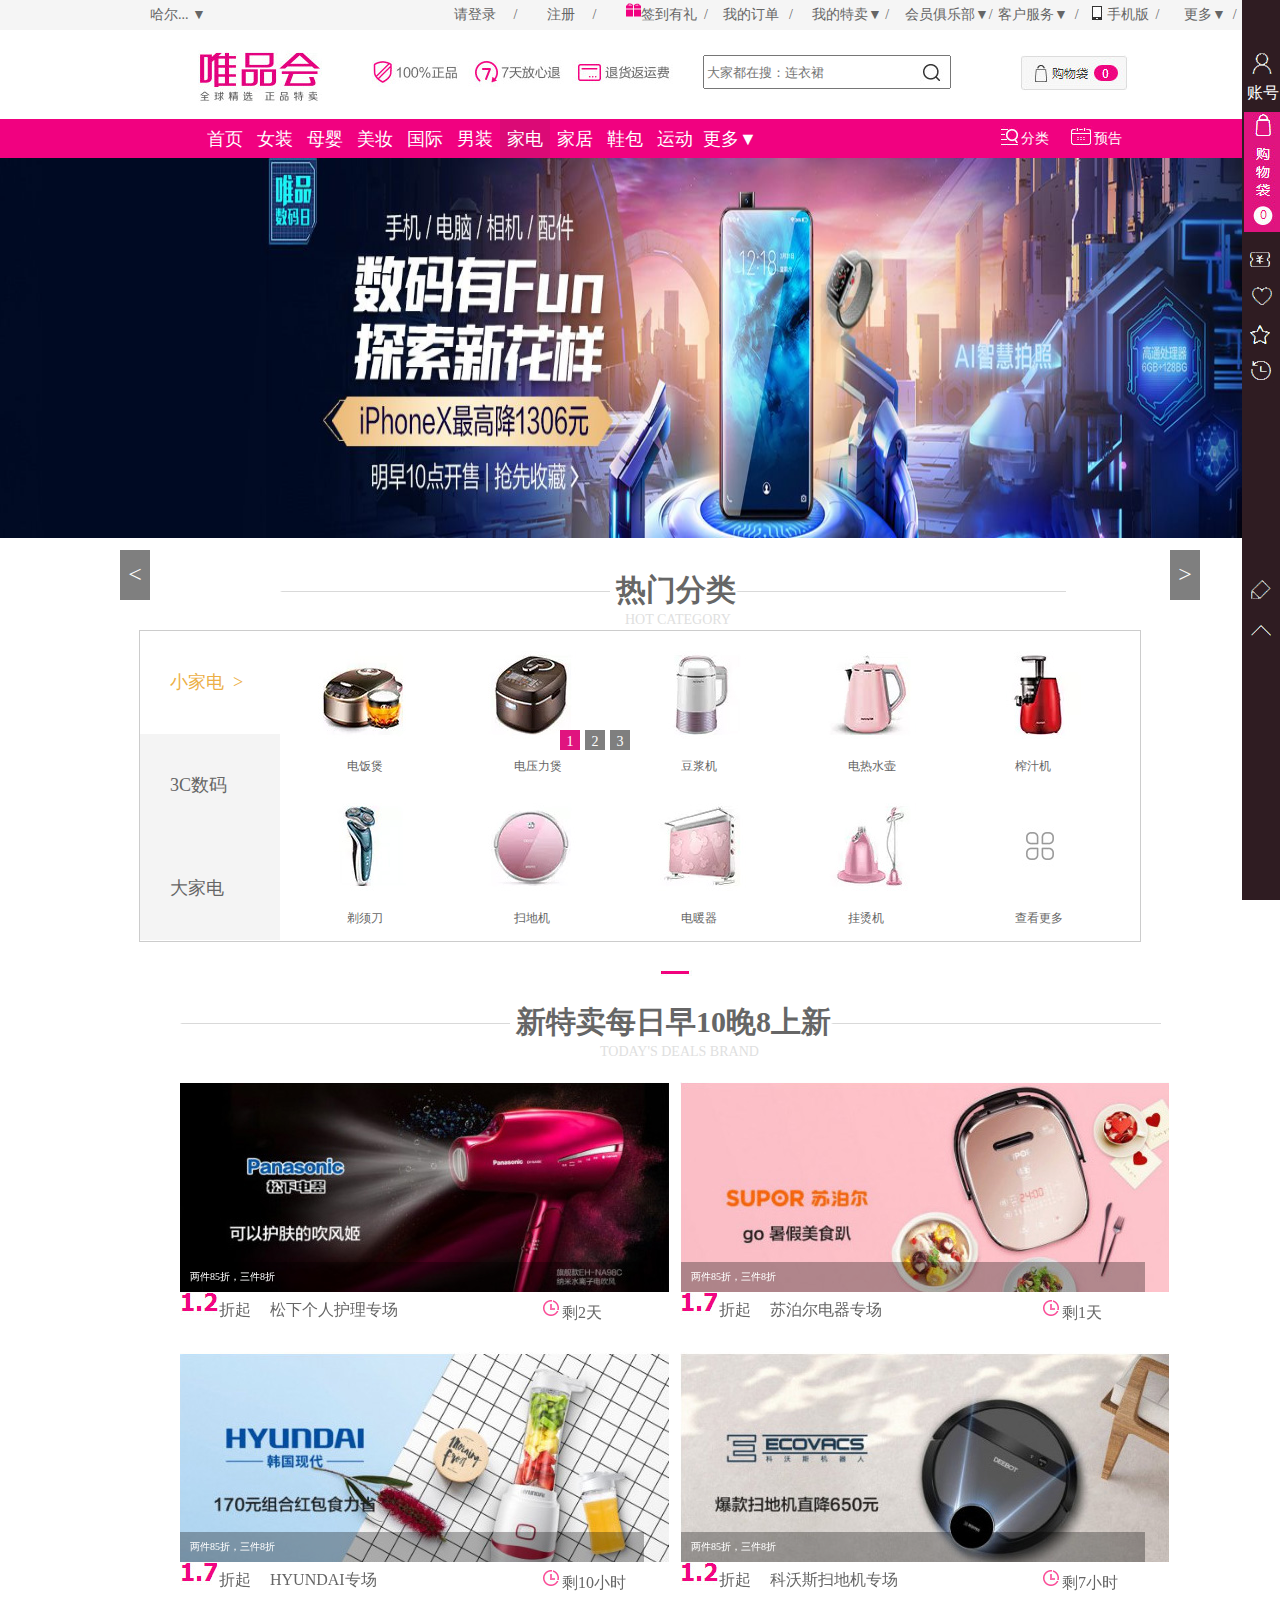
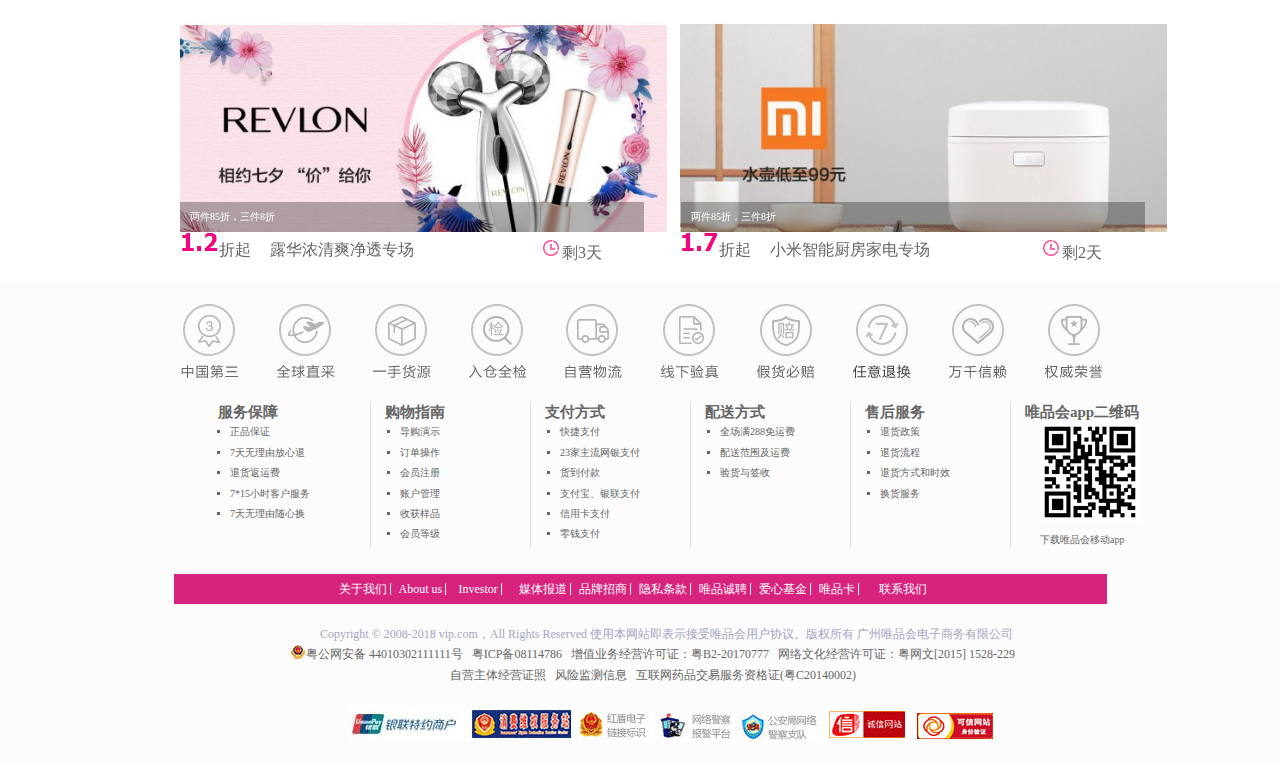
<file: webwei/index1.html>
<!DOCTYPE html>
<html lang="en">
<head>
	<meta charset="UTF-8">
	<title>Document</title>
	<link rel="stylesheet" href="css/index1.css">
</head>
<body>
<header>
	<div>
		<ul class="top">
			<li><a href="#">哈尔... ▼</a>
				<ul>
					<li><a href="#">齐齐哈尔</a></li>
					<li><a href="#">佳木斯</a></li>
					<li><a href="#">牡丹江</a></li>
				</ul> 
			</li>
		</ul>
	</div>
	<div>
		<ul class="title">
			<li class="a1"><a href="#">&nbsp;&nbsp;&nbsp;&nbsp;请登录&nbsp;&nbsp;&nbsp;&nbsp;&nbsp;/</a>
				<ul>
					<p class="001"><a href=""><img src="images/dl.jpg"/>您好！[请登录]</a></p>
					<ul class="oo2">
						<li><a href="#">我的收藏</a></li>
						<li><a href="#">我的订单</a></li>
						<li><a href="#">零钱</a></li>
						<li><a href="#">我的优惠券</a></li>
						<li><a href="#">我的唯品币</a></li>
						<li><a href="#">唯品金融</a></li>
					</ul>
				</ul>
			</li>
			<li><a href="#">&nbsp;&nbsp;&nbsp;&nbsp;注册&nbsp;&nbsp;&nbsp;&nbsp;&nbsp;/</a></li>
			<li class="a2"><a href="#"><img src="images/qd.gif" />签到有礼&nbsp;&nbsp;/</a>
				<ul>
					<p class="003"><a href=""><img src="images/day.png" alt=""></a></p>
					<li><a href="">每天签到送惊喜，连续签到更享心动奖励</a></li>
					<li><a href="">签到</a></li>
				</ul>
			
			</li>
			<li><a href="#">&nbsp;我的订单&nbsp;&nbsp;&nbsp;/</a></li>
			<li class="a3"><a href="#">我的特卖▼&nbsp;/</a>
				<ul>
					<li><a href="">品牌收藏(0)</a></li>
					<li><a href="">商品收藏(0)</a></li>
					<li><a href="">我的足迹(0)</a></li>
				</ul>
			</li>
			<li class="a4"><a href="#">会员俱乐部▼/</a>
				<ul>
					<li><a href="">俱乐部首页</a></li>
					<li><a href="">唯品币兑换</a></li>
					<li><a href="">免费抽大奖</a></li>
				</ul>			
			</li>
			<li class="a5"><a href="#">客户服务▼&nbsp;&nbsp;/</a>
				<ul>
					<li><a href="">联系客服</a></li>
					<li><a href="">帮助中心</a></li>
					<li><a href="">服务中心</a></li>
					<li><a href="">知识产权投诉</a></li>
				</ul>	
			</li>
			<li class="a6"><a href="#"><img src="images/shouji.jpg" />&nbsp;手机版&nbsp;&nbsp;/</a>
				<ul>
					<li><a href=""><img src="images/erweima.jpg" alt=""></a></li>
					<li><a href="">随时逛 及时抢</a></li>
				</ul>
			</li>
			<li class="a7"><a href="#">更多▼&nbsp;&nbsp;/</a>
				<div>
				<ul class="oo4">
					<h3><a href="">合作专区</a></h3>
					<li><a href="">联名卡申请</a></li>
					<li><a href="">唯品卡</a></li>
					<li><a href="">支付专区</a></li>
				</ul>	
				<ul class="oo5">
					<h3><a href="">关于我们</a></h3>
					<li><a href="">Sell on vip</a></li>
					<li><a href="">品牌招商</a></li>
					<li><a href="">官方博客</a></li>
				</ul>	
				</div>
			
			</li>
		</ul>
	</div>

	<div>
		<ul class="up">
			<li><a href="#"><img src="images/weipin.jpg" /></a></li>
			<li><a href="#"><img src="images/tuihuan.jpg" /></a></li>
		</ul>
		<div class="ss"><input type="text" placeholder="大家都在搜：连衣裙"></div>
		<div class="lian"></div>
		<div class="sea"><a href=""><img src="images/search.jpg" ></a></div>
		<div class="gwd"><a href=""><img src="images/gwd.jpg" ></a></div>
	</div>
	<nav>
		<ul class="fs">
			<li><a href="index.html">首页</a></li>
			<li><a href="index3.html">女装</a></li>
			<li><a href="#">母婴</a></li>
			<li><a href="#">美妆</a></li>
			<li><a href="index2.html">国际</a></li>
			<li><a href="#">男装</a></li>
			<li><a href="#">家电</a></li>
			<li><a href="#">家居</a></li>
			<li><a href="#">鞋包</a></li>
			<li><a href="#">运动</a></li>
		</ul>
		<ul class="gd"><li><a href="#">更多▼</a></li></span>
		<ul class="fl">
		    <li><a href="#"><img src="images/fl.jpg" />分类</a></li>
			<li><a href="#"><img src="images/yg.jpg" />预告</a></li>
		</ul>
	</nav>
	
</header>
<div class="cb">
		<ul class="cb1">
			<li><a href="#"><img src="images/zh.png" />账号</a></li>
		</ul>
		<ul class="cb2">
			<li><a href="#"><img src="images/shop.jpg" /></a></li>
		</ul>	
		<ul class="cb3">
			<li><a href="#"><img src="images/c1.png" /></a></li>
			<li><a href="#"><img src="images/c2.png" /></a></li>
			<li><a href="#"><img src="images/c3.png" /></a></li>
			<li><a href="#"><img src="images/c4.png" /></a></li>
		</ul>
		<ul class="cb4">
			<li><a href="#"><img src="images/c5.png" /></a></li>
			<li><a href="#"><img src="images/c6.png" /></a></li>
		</ul>
</div>
<div id="banner">
	<div id="imgs">
			<img src="images/banner40.jpg" >
			<img src="images/banner41.jpg" class="on">
			<img src="images/banner3.jpg" >				
	</div>
	<ul id="nav">
			<li class="on">1</li>
			<li>2</li>
			<li>3</li>
	</ul>
	<div id="arrows">
			<div id="left">&lt;</div>
			<div id="right">&gt;</div>
	</div>
</div>



<main>
<!-- 第一部分 -->
	<div class="ma2">
		<p><img src="images/main_2.jpg" />热门分类<img src="images/main_2.jpg" /></p>
	</div>
	<div class="ma3">
		<p>HOT CATEGORY</p>
	</div>
	<div class="ma4">
		<div class="ma5">
			<ul>
				<li><a href="#">小家电&nbsp;&nbsp;></a></li>
				<li><a href="#">3C数码<span>&nbsp;&nbsp;></span></a></li>
				<li><a href="#">大家电<span>&nbsp;&nbsp;></span></a></li>
			</ul>
		</div>
		<div class="ma6">
			<div class="ma7">
				<ul>
					<li><a href="#"><img src="images/a1.jpg" /></a></li>
					<li><a href="#"><img src="images/a2.jpg" /></a></li>
					<li><a href="#"><img src="images/a3.jpg" /></a></li>
					<li><a href="#"><img src="images/a4.jpg" /></a></li>
					<li><a href="#"><img src="images/a5.jpg" /></a></li>
				</ul>
			</div>
			<div class="ma8">
				<ul>
					<li><a href="#">电饭煲</a></li>
					<li><a href="#">电压力煲</a></li>
					<li><a href="#">豆浆机</a></li>
					<li><a href="#">电热水壶</a></li>
					<li><a href="#">榨汁机</a></li>
				</ul>
			</div>
		</div>
		<div class="ma9">
			<div class="ma10">
				<ul>
					<li><a href="#"><img src="images/a6.jpg" /></a></li>
					<li><a href="#"><img src="images/a7.jpg" /></a></li>
					<li><a href="#"><img src="images/a8.jpg" /></a></li>
					<li><a href="#"><img src="images/a9.jpg" /></a></li>
					<li><a href="#"><img src="images/a10.jpg" /></a></li>
				</ul>
			</div>
			<div class="ma11">
				<ul>
					<li><a href="#">剃须刀</a></li>
					<li><a href="#">扫地机</a></li>
					<li><a href="#">电暖器</a></li>
					<li><a href="#">挂烫机</a></li>
					<li><a href="#">查看更多</a></li>
				</ul>
			</div>
		</div>	
	</div>
	<div class="ma21">
		<p><img src="images/main_1.jpg" /></p>
	</div>
	<div class="ma22">
		<p><img src="images/main_2.jpg" />新特卖每日早10晚8上新<img src="images/main_2.jpg" /></p>
	</div>
	<div class="ma23">
		<p>TODAY'S DEALS BRAND</p>
	</div>
	<div class="ma2_11">
			<div class="ma2_12">
				<div class="ma2_13">	
				</div>
				<div class="ma2_14">
					<p>两件85折，三件8折</p>
					<div class="ma2_15">
                		<ul>
                			<li><a href="#"><img src="images/sc.png" /></a></li>
                			<li><a href="#">收藏品牌</a></li>
                		</ul>
                	</div>
				</div>
				<div class="ma2_16">
					<ul>
						<li><a href="#"><img src="images/main2_12z.jpg" >折起</a></li>
						<li><a href="#">松下个人护理专场</a></li>
						<li><a href="#"><img src="images/main2_djs.jpg" >剩2天</a></li>		
					</ul>
				</div>				
			</div>	
			<div class="ma21_12">
				<div class="ma21_13">	
				</div>
				<div class="ma21_14">
					<p>两件85折，三件8折</p>
					<div class="ma21_15">
                		<ul>
                			<li><a href="#"><img src="images/sc.png" /></a></li>
                			<li><a href="#">收藏品牌</a></li>
                		</ul>
                	</div>
				</div>
				<div class="ma21_16">
					<ul>
						<li><a href="#"><img src="images/main2_7z.jpg" >折起</a></li>
						<li><a href="#">苏泊尔电器专场</a></li>
						<li><a href="#"><img src="images/main2_djs.jpg" >剩1天</a></li>		
					</ul>
				</div>				
			</div>	
			<div class="ma22_12">
				<div class="ma22_13">	
				</div>
				<div class="ma22_14">
					<p>两件85折，三件8折</p>
					<div class="ma22_15">
                		<ul>
                			<li><a href="#"><img src="images/sc.png" /></a></li>
                			<li><a href="#">收藏品牌</a></li>
                		</ul>
                	</div>
				</div>
				<div class="ma22_16">
					<ul>
						<li><a href="#"><img src="images/main2_7z.jpg" >折起</a></li>
						<li><a href="#">HYUNDAI专场</a></li>
						<li><a href="#"><img src="images/main2_djs.jpg" >剩10小时</a></li>		
					</ul>
				</div>				
			</div>	
			<div class="ma23_12">
				<div class="ma23_13">	
				</div>
				<div class="ma23_14">
					<p>两件85折，三件8折</p>
					<div class="ma23_15">
                		<ul>
                			<li><a href="#"><img src="images/sc.png" /></a></li>
                			<li><a href="#">收藏品牌</a></li>
                		</ul>
                	</div>
				</div>
				<div class="ma23_16">
					<ul>
						<li><a href="#"><img src="images/main2_12z.jpg" >折起</a></li>
						<li><a href="#">科沃斯扫地机专场</a></li>
						<li><a href="#"><img src="images/main2_djs.jpg" >剩7小时</a></li>		
					</ul>
				</div>				
			</div>	
			<div class="ma24_12">
				<div class="ma24_13">	
				</div>
				<div class="ma24_14">
					<p>两件85折，三件8折</p>
					<div class="ma24_15">
                		<ul>
                			<li><a href="#"><img src="images/sc.png" /></a></li>
                			<li><a href="#">收藏品牌</a></li>
                		</ul>
                	</div>
				</div>
				<div class="ma24_16">
					<ul>
						<li><a href="#"><img src="images/main2_12z.jpg" >折起</a></li>
						<li><a href="#">露华浓清爽净透专场</a></li>
						<li><a href="#"><img src="images/main2_djs.jpg" >剩3天</a></li>		
					</ul>
				</div>				
			</div>	

			<div class="ma25_12">
				<div class="ma25_13">	
				</div>
				<div class="ma25_14">
					<p>两件85折，三件8折</p>
					<div class="ma25_15">
                		<ul>
                			<li><a href="#"><img src="images/sc.png" /></a></li>
                			<li><a href="#">收藏品牌</a></li>
                		</ul>
                	</div>
				</div>
				<div class="ma25_16">
					<ul>
						<li><a href="#"><img src="images/main2_7z.jpg" >折起</a></li>
						<li><a href="#">小米智能厨房家电专场</a></li>
						<li><a href="#"><img src="images/main2_djs.jpg" >剩2天</a></li>		
					</ul>
				</div>				
			</div>	
	</div>

</main>


<footer>
	<div class="foo1">
	<img src="images/footer_1.jpg" />
	</div>
	<div class="foo2">
		<ul>
			<li><a href="#">服务保障</a></li>
			<li><a href="#">正品保证</a></li>
			<li><a href="#">7天无理由放心退</a></li>
			<li><a href="#">退货返运费</a></li>
			<li><a href="#">7*15小时客户服务</a></li>
			<li><a href="#">7天无理由随心换</a></li>	
		</ul>
		<p><img src="images/footer_2.jpg" /></p>
	</div>
	<div class="foo3">
		<ul >
			<li><a href="">购物指南</a></li>
			<li><a href="">导购演示</a></li>
			<li><a href="">订单操作</a></li>
			<li><a href="">会员注册</a></li>
			<li><a href="">账户管理</a></li>
			<li><a href="">收获样品</a></li>
			<li><a href="">会员等级</a></li>
		</ul>
		<p><img src="images/footer_2.jpg" /></p>
	</div>
	<div class="foo4">
		<ul >
			<li><a href="">支付方式</a></li>
			<li><a href="">快捷支付</a></li>
			<li><a href="">23家主流网银支付</a></li>
			<li><a href="">货到付款</a></li>
			<li><a href="">支付宝、银联支付</a></li>
			<li><a href="">信用卡支付</a></li>
			<li><a href="">零钱支付</a></li>
		</ul>
		<p><img src="images/footer_2.jpg" /></p>
	</div>
	<div class="foo5">
		<ul >
			<li><a href="">配送方式</a></li>
			<li><a href="">全场满288免运费</a></li>
			<li><a href="">配送范围及运费</a></li>
			<li><a href="">验货与签收</a></li>
		</ul>
		<p><img src="images/footer_2.jpg" /></p>
	</div>
	<div class="foo6">
		<ul >
			<li><a href="">售后服务</a></li>
			<li><a href="">退货政策</a></li>
			<li><a href="">退货流程</a></li>
			<li><a href="">退货方式和时效</a></li>
			<li><a href="">换货服务</a></li>
		</ul>
		<p><img src="images/footer_2.jpg" /></p>
	</div>
	<div class="foo7">
		<ul >
			<li><a href="">唯品会app二维码</a></li>
			<li><a href=""><img src="images/ewm.png" /></a></li>
			<li><a href="">下载唯品会移动app</a></li>
		</ul>
	</div>
	<div class="foo8">
		<ul>
			<li><a href="">关于我们&nbsp;<img src="images/footer_4.jpg" /></a></li>
			<li><a href="">About us&nbsp;<img src="images/footer_4.jpg" ></a></li>
			<li><a href="">Investor&nbsp;<img src="images/footer_4.jpg" ></a></li>
			<li><a href="">媒体报道&nbsp;<img src="images/footer_4.jpg" ></a></li>
			<li><a href="">品牌招商&nbsp;<img src="images/footer_4.jpg" ></a></li>
			<li><a href="">隐私条款&nbsp;<img src="images/footer_4.jpg" ></a></li>
			<li><a href="">唯品诚聘&nbsp;<img src="images/footer_4.jpg" ></a></li>
			<li><a href="">爱心基金&nbsp;<img src="images/footer_4.jpg" ></a></li>
			<li><a href="">唯品卡&nbsp;<img src="images/footer_4.jpg" ></a></li>
			<li><a href="">联系我们</a></li>
		</ul>
	</div>
	<div class="foo9">
		<P class="po">Copyright © 2008-2018 vip.com，All Rights Reserved  使用本网站即表示接受唯品会用户协议。版权所有 广州唯品会电子商务有限公司</P>
	</div>
	<div class="foo10">
			<span><a href="#"><img src="images/footer_5.jpg" />粤公网安备 44010302111111号&nbsp;&nbsp;</a></span>
			<span><a href="#">粤ICP备08114786&nbsp;&nbsp;</a></span>
			<span><a href="#">增值业务经营许可证：粤B2-20170777&nbsp;&nbsp;</a></span>
			<span><a href="#">网络文化经营许可证：粤网文[2015] 1528-229</a></span>
	</div>
	<div class="foo11">
			<span><a href="#">自营主体经营证照&nbsp;&nbsp;</a></span>
			<span><a href="#">风险监测信息&nbsp;&nbsp;</a></span>
			<span><a href="#">互联网药品交易服务资格证(粤C20140002)</a></span>
	</div>
	<div class="foo12">
			<span><a href="#"><img src="images/footer_01.jpg" /></a></span>
			<span><a href="#"><img src="images/footer_02.jpg" /></a></span>
			<span><a href="#"><img src="images/footer_03.jpg" /></a></span>
			<span><a href="#"><img src="images/footer_04.jpg" /></a></span>
			<span><a href="#"><img src="images/footer_05.jpg" /></a></span>
			<span><a href="#"><img src="images/footer_06.jpg" /></a></span>
			<span><a href="#"><img src="images/footer_07.jpg" /></a></span>
	</div>
</footer>
<script src="js/index1.js"></script>
</body>
</html>
</file>
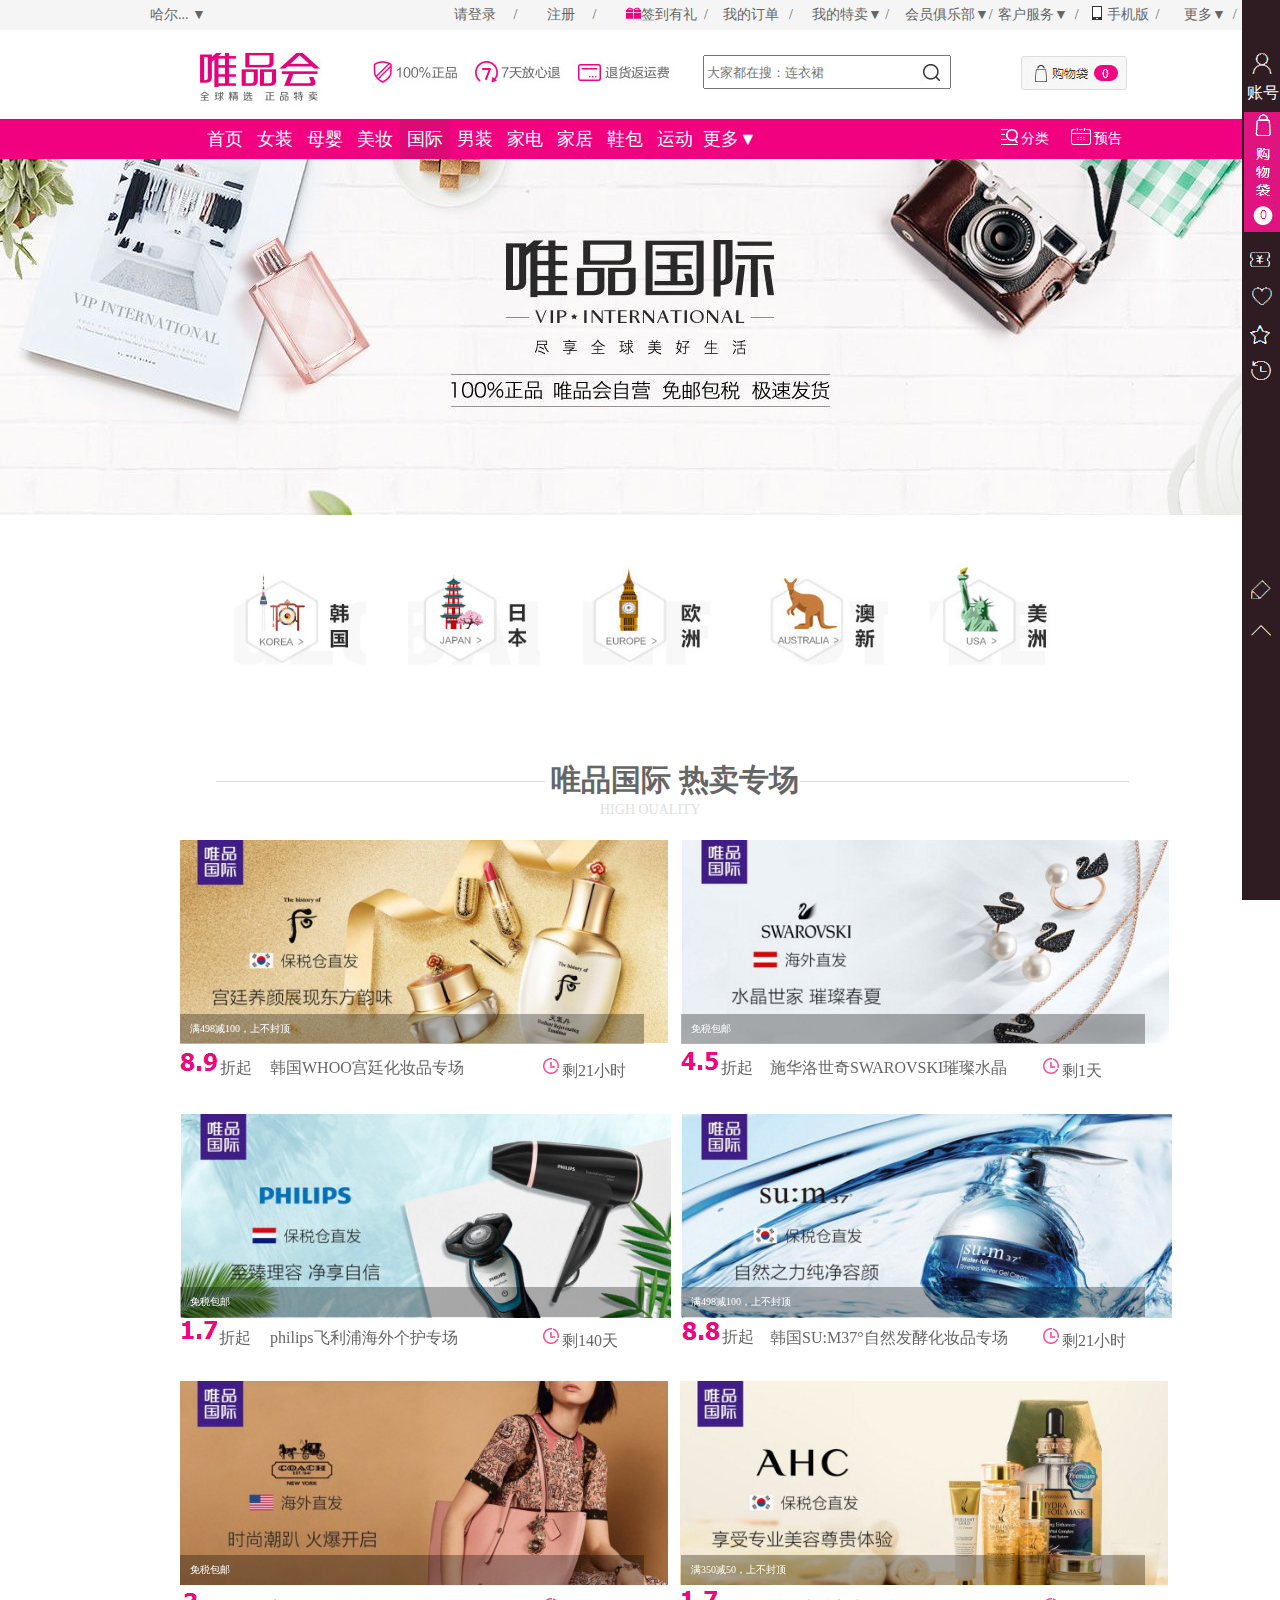
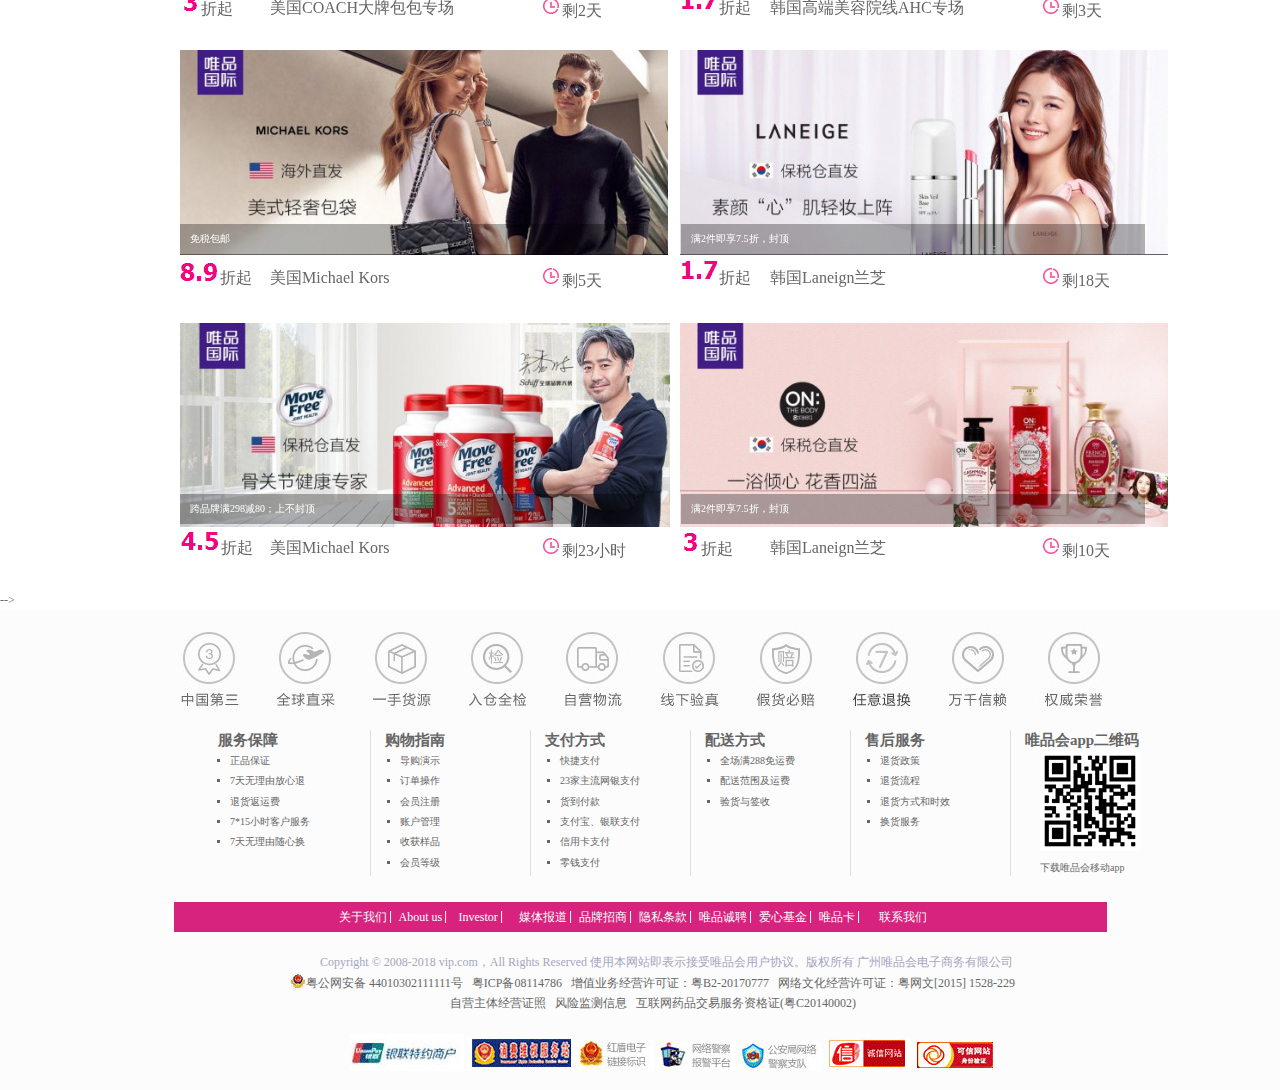
<file: webwei/index2.html>
<!DOCTYPE html>
<html lang="en">
<head>
	<meta charset="UTF-8">
	<title>Document</title>
	<link rel="stylesheet" href="css/index2.css">
</head>
<body>
<header>
	<div>
		<ul class="top">
			<li><a href="#">哈尔... ▼</a>
				<ul>
					<li><a href="#">齐齐哈尔</a></li>
					<li><a href="#">佳木斯</a></li>
					<li><a href="#">牡丹江</a></li>
				</ul> 
			</li>
		</ul>
	</div>
	<div>
		<ul class="title">
			<li class="a1"><a href="#">&nbsp;&nbsp;&nbsp;&nbsp;请登录&nbsp;&nbsp;&nbsp;&nbsp;&nbsp;/</a>
				<ul>
					<p class="001"><a href=""><img src="images/dl.jpg"/>您好！[请登录]</a></p>
					<ul class="oo2">
						<li><a href="#">我的收藏</a></li>
						<li><a href="#">我的订单</a></li>
						<li><a href="#">零钱</a></li>
						<li><a href="#">我的优惠券</a></li>
						<li><a href="#">我的唯品币</a></li>
						<li><a href="#">唯品金融</a></li>
					</ul>
				</ul>
			</li>
			<li><a href="#">&nbsp;&nbsp;&nbsp;&nbsp;注册&nbsp;&nbsp;&nbsp;&nbsp;&nbsp;/</a></li>
			<li class="a2"><a href="#"><img src="images/qd.gif" />签到有礼&nbsp;&nbsp;/</a>
				<ul>
					<p class="003"><a href=""><img src="images/day.png" alt=""></a></p>
					<li><a href="">每天签到送惊喜，连续签到更享心动奖励</a></li>
					<li><a href="">签到</a></li>
				</ul>
			
			</li>
			<li><a href="#">&nbsp;我的订单&nbsp;&nbsp;&nbsp;/</a></li>
			<li class="a3"><a href="#">我的特卖▼&nbsp;/</a>
				<ul>
					<li><a href="">品牌收藏(0)</a></li>
					<li><a href="">商品收藏(0)</a></li>
					<li><a href="">我的足迹(0)</a></li>
				</ul>
			</li>
			<li class="a4"><a href="#">会员俱乐部▼/</a>
				<ul>
					<li><a href="">俱乐部首页</a></li>
					<li><a href="">唯品币兑换</a></li>
					<li><a href="">免费抽大奖</a></li>
				</ul>			
			</li>
			<li class="a5"><a href="#">客户服务▼&nbsp;&nbsp;/</a>
				<ul>
					<li><a href="">联系客服</a></li>
					<li><a href="">帮助中心</a></li>
					<li><a href="">服务中心</a></li>
					<li><a href="">知识产权投诉</a></li>
				</ul>	
			</li>
			<li class="a6"><a href="#"><img src="images/shouji.jpg" />&nbsp;手机版&nbsp;&nbsp;/</a>
				<ul>
					<li><a href=""><img src="images/erweima.jpg" alt=""></a></li>
					<li><a href="">随时逛 及时抢</a></li>
				</ul>
			</li>
			<li class="a7"><a href="#">更多▼&nbsp;&nbsp;/</a>
				<div>
				<ul class="oo4">
					<h3><a href="">合作专区</a></h3>
					<li><a href="">联名卡申请</a></li>
					<li><a href="">唯品卡</a></li>
					<li><a href="">支付专区</a></li>
				</ul>	
				<ul class="oo5">
					<h3><a href="">关于我们</a></h3>
					<li><a href="">Sell on vip</a></li>
					<li><a href="">品牌招商</a></li>
					<li><a href="">官方博客</a></li>
				</ul>	
				</div>
			
			</li>
		</ul>
	</div>

	<div>
		<ul class="up">
			<li><a href="#"><img src="images/weipin.jpg" /></a></li>
			<li><a href="#"><img src="images/tuihuan.jpg" /></a></li>
		</ul>
		<div class="ss"><input type="text" placeholder="大家都在搜：连衣裙"></div>
		<div class="lian"></div>
		<div class="sea"><a href=""><img src="images/search.jpg" ></a></div>
		<div class="gwd"><a href=""><img src="images/gwd.jpg" ></a></div>
	</div>
	<nav>
		<ul class="fs">
			<li><a href="index.html">首页</a></li>
			<li><a href="index3.html">女装</a></li>
			<li><a href="#">母婴</a></li>
			<li><a href="#">美妆</a></li>
			<li><a href="#">国际</a></li>
			<li><a href="#">男装</a></li>
			<li><a href="index1.html">家电</a></li>
			<li><a href="#">家居</a></li>
			<li><a href="#">鞋包</a></li>
			<li><a href="#">运动</a></li>
		</ul>
		<ul class="gd"><li><a href="#">更多▼</a></li></span>
		<ul class="fl">
		    <li><a href="#"><img src="images/fl.jpg" />分类</a></li>
			<li><a href="#"><img src="images/yg.jpg" />预告</a></li>
		</ul>
	</nav>
	
</header>
<div class="cb">
		<ul class="cb1">
			<li><a href="#"><img src="images/zh.png" />账号</a></li>
		</ul>
		<ul class="cb2">
			<li><a href="#"><img src="images/shop.jpg" /></a></li>
		</ul>	
		<ul class="cb3">
			<li><a href="#"><img src="images/c1.png" /></a></li>
			<li><a href="#"><img src="images/c2.png" /></a></li>
			<li><a href="#"><img src="images/c3.png" /></a></li>
			<li><a href="#"><img src="images/c4.png" /></a></li>
		</ul>
		<ul class="cb4">
			<li><a href="#"><img src="images/c5.png" /></a></li>
			<li><a href="#"><img src="images/c6.png" /></a></li>
		</ul>
</div>
<div id="banner">
</div>



<main>
<!-- 第一部分 -->
	<div class="am1">
		<ul>
			<li><a href="#"><img src="images/hg1.jpg" /></a></li>
			<li><a href="#"><img src="images/rb2.jpg" /></a></li>
			<li><a href="#"><img src="images/oz3.jpg" /></a></li>
			<li><a href="#"><img src="images/ax4.jpg" /></a></li>
			<li><a href="#"><img src="images/mz5.jpg" /></a></li>
		</ul>
	</div>

	<div class="ma22">
		<p><img src="images/main_2.jpg" />唯品国际 热卖专场<img src="images/main_2.jpg" /></p>
	</div>
	<div class="ma23">
		<p>HIGH OUALITY</p>
	</div>
	<div class="ma2_11">
			<div class="ma2_12">
				<div class="ma2_13">	
				</div>
				<div class="ma2_14">
					<p>满498减100，上不封顶</p>
					<div class="ma2_15">
                		<ul>
                			<li><a href="#"><img src="images/sc.png" /></a></li>
                			<li><a href="#">收藏品牌</a></li>
                		</ul>
                	</div>
				</div>
				<div class="ma2_16">
					<ul>
						<li><a href="#"><img src="images/89.png" >折起</a></li>
						<li><a href="#">韩国WHOO宫廷化妆品专场</a></li>
						<li><a href="#"><img src="images/main2_djs.jpg" >剩21小时</a></li>		
					</ul>
				</div>				
			</div>	
			<div class="ma21_12">
				<div class="ma21_13">	
				</div>
				<div class="ma21_14">
					<p>免税包邮</p>
					<div class="ma21_15">
                		<ul>
                			<li><a href="#"><img src="images/sc.png" /></a></li>
                			<li><a href="#">收藏品牌</a></li>
                		</ul>
                	</div>
				</div>
				<div class="ma21_16">
					<ul>
						<li><a href="#"><img src="images/45.png" >折起</a></li>
						<li><a href="#">施华洛世奇SWAROVSKI璀璨水晶</a></li>
						<li><a href="#"><img src="images/main2_djs.jpg" >剩1天</a></li>		
					</ul>
				</div>				
			</div>	
			<div class="ma22_12">
				<div class="ma22_13">	
				</div>
				<div class="ma22_14">
					<p>免税包邮</p>
					<div class="ma22_15">
                		<ul>
                			<li><a href="#"><img src="images/sc.png" /></a></li>
                			<li><a href="#">收藏品牌</a></li>
                		</ul>
                	</div>
				</div>
				<div class="ma22_16">
					<ul>
						<li><a href="#"><img src="images/main2_7z.jpg" >折起</a></li>
						<li><a href="#">philips飞利浦海外个护专场</a></li>
						<li><a href="#"><img src="images/main2_djs.jpg" >剩140天</a></li>		
					</ul>
				</div>				
			</div>	
			<div class="ma23_12">
				<div class="ma23_13">	
				</div>
				<div class="ma23_14">
					<p>满498减100，上不封顶</p>
					<div class="ma23_15">
                		<ul>
                			<li><a href="#"><img src="images/sc.png" /></a></li>
                			<li><a href="#">收藏品牌</a></li>
                		</ul>
                	</div>
				</div>
				<div class="ma23_16">
					<ul>
						<li><a href="#"><img src="images/88.png" >折起</a></li>
						<li><a href="#">韩国SU:M37°自然发酵化妆品专场</a></li>
						<li><a href="#"><img src="images/main2_djs.jpg" >剩21小时</a></li>		
					</ul>
				</div>				
			</div>	
			<div class="ma24_12">
				<div class="ma24_13">	
				</div>
				<div class="ma24_14">
					<p>免税包邮</p>
					<div class="ma24_15">
                		<ul>
                			<li><a href="#"><img src="images/sc.png" /></a></li>
                			<li><a href="#">收藏品牌</a></li>
                		</ul>
                	</div>
				</div>
				<div class="ma24_16">
					<ul>
						<li><a href="#"><img src="images/3.png" >折起</a></li>
						<li><a href="#">美国COACH大牌包包专场</a></li>
						<li><a href="#"><img src="images/main2_djs.jpg" >剩2天</a></li>		
					</ul>
				</div>				
			</div>	
			<div class="ma25_12">
				<div class="ma25_13">	
				</div>
				<div class="ma25_14">
					<p>满350减50，上不封顶</p>
					<div class="ma25_15">
                		<ul>
                			<li><a href="#"><img src="images/sc.png" /></a></li>
                			<li><a href="#">收藏品牌</a></li>
                		</ul>
                	</div>
				</div>
				<div class="ma25_16">
					<ul>
						<li><a href="#"><img src="images/main2_7z.jpg" >折起</a></li>
						<li><a href="#">韩国高端美容院线AHC专场</a></li>
						<li><a href="#"><img src="images/main2_djs.jpg" >剩3天</a></li>		
					</ul>
				</div>				
			</div>	
			<div class="ma26_12">
				<div class="ma26_13">	
				</div>
				<div class="ma26_14">
					<p>免税包邮</p>
					<div class="ma26_15">
                		<ul>
                			<li><a href="#"><img src="images/sc.png" /></a></li>
                			<li><a href="#">收藏品牌</a></li>
                		</ul>
                	</div>
				</div>
				<div class="ma26_16">
					<ul>
						<li><a href="#"><img src="images/89.png" >折起</a></li>
						<li><a href="#">美国Michael Kors</a></li>
						<li><a href="#"><img src="images/main2_djs.jpg" >剩5天</a></li>		
					</ul>
				</div>				
			</div>	
			<div class="ma27_12">
				<div class="ma27_13">	
				</div>
				<div class="ma27_14">
					<p>满2件即享7.5折，封顶</p>
					<div class="ma27_15">
                		<ul>
                			<li><a href="#"><img src="images/sc.png" /></a></li>
                			<li><a href="#">收藏品牌</a></li>
                		</ul>
                	</div>
				</div>
				<div class="ma27_16">
					<ul>
						<li><a href="#"><img src="images/main2_7z.jpg" >折起</a></li>
						<li><a href="#">韩国Laneign兰芝</a></li>
						<li><a href="#"><img src="images/main2_djs.jpg" >剩18天</a></li>		
					</ul>
				</div>				
			</div>	
			<div class="ma28_12">
				<div class="ma28_13">	
				</div>
				<div class="ma28_14">
					<p>跨品牌满298减80；上不封顶</p>
					<div class="ma28_15">
                		<ul>
                			<li><a href="#"><img src="images/sc.png" /></a></li>
                			<li><a href="#">收藏品牌</a></li>
                		</ul>
                	</div>
				</div>
				<div class="ma28_16">
					<ul>
						<li><a href="#"><img src="images/45.png" >折起</a></li>
						<li><a href="#">美国Michael Kors</a></li>
						<li><a href="#"><img src="images/main2_djs.jpg" >剩23小时</a></li>		
					</ul>
				</div>				
			</div>	

			<div class="ma29_12">
				<div class="ma29_13">	
				</div>
				<div class="ma29_14">
					<p>满2件即享7.5折，封顶</p>
					<div class="ma29_15">
                		<ul>
                			<li><a href="#"><img src="images/sc.png" /></a></li>
                			<li><a href="#">收藏品牌</a></li>
                		</ul>
                	</div>
				</div>
				<div class="ma29_16">
					<ul>
						<li><a href="#"><img src="images/3.png" >折起</a></li>
						<li><a href="#">韩国Laneign兰芝</a></li>
						<li><a href="#"><img src="images/main2_djs.jpg" >剩10天</a></li>		
					</ul>
				</div>				
			</div>	
	</div>



</main> -->



<footer>
	<div class="foo1">
	<img src="images/footer_1.jpg" />
	</div>
	<div class="foo2">
		<ul>
			<li><a href="#">服务保障</a></li>
			<li><a href="#">正品保证</a></li>
			<li><a href="#">7天无理由放心退</a></li>
			<li><a href="#">退货返运费</a></li>
			<li><a href="#">7*15小时客户服务</a></li>
			<li><a href="#">7天无理由随心换</a></li>	
		</ul>
		<p><img src="images/footer_2.jpg" /></p>
	</div>
	<div class="foo3">
		<ul >
			<li><a href="">购物指南</a></li>
			<li><a href="">导购演示</a></li>
			<li><a href="">订单操作</a></li>
			<li><a href="">会员注册</a></li>
			<li><a href="">账户管理</a></li>
			<li><a href="">收获样品</a></li>
			<li><a href="">会员等级</a></li>
		</ul>
		<p><img src="images/footer_2.jpg" /></p>
	</div>
	<div class="foo4">
		<ul >
			<li><a href="">支付方式</a></li>
			<li><a href="">快捷支付</a></li>
			<li><a href="">23家主流网银支付</a></li>
			<li><a href="">货到付款</a></li>
			<li><a href="">支付宝、银联支付</a></li>
			<li><a href="">信用卡支付</a></li>
			<li><a href="">零钱支付</a></li>
		</ul>
		<p><img src="images/footer_2.jpg" /></p>
	</div>
	<div class="foo5">
		<ul >
			<li><a href="">配送方式</a></li>
			<li><a href="">全场满288免运费</a></li>
			<li><a href="">配送范围及运费</a></li>
			<li><a href="">验货与签收</a></li>
		</ul>
		<p><img src="images/footer_2.jpg" /></p>
	</div>
	<div class="foo6">
		<ul >
			<li><a href="">售后服务</a></li>
			<li><a href="">退货政策</a></li>
			<li><a href="">退货流程</a></li>
			<li><a href="">退货方式和时效</a></li>
			<li><a href="">换货服务</a></li>
		</ul>
		<p><img src="images/footer_2.jpg" /></p>
	</div>
	<div class="foo7">
		<ul >
			<li><a href="">唯品会app二维码</a></li>
			<li><a href=""><img src="images/ewm.png" /></a></li>
			<li><a href="">下载唯品会移动app</a></li>
		</ul>
	</div>
	<div class="foo8">
		<ul>
			<li><a href="">关于我们&nbsp;<img src="images/footer_4.jpg" /></a></li>
			<li><a href="">About us&nbsp;<img src="images/footer_4.jpg" ></a></li>
			<li><a href="">Investor&nbsp;<img src="images/footer_4.jpg" ></a></li>
			<li><a href="">媒体报道&nbsp;<img src="images/footer_4.jpg" ></a></li>
			<li><a href="">品牌招商&nbsp;<img src="images/footer_4.jpg" ></a></li>
			<li><a href="">隐私条款&nbsp;<img src="images/footer_4.jpg" ></a></li>
			<li><a href="">唯品诚聘&nbsp;<img src="images/footer_4.jpg" ></a></li>
			<li><a href="">爱心基金&nbsp;<img src="images/footer_4.jpg" ></a></li>
			<li><a href="">唯品卡&nbsp;<img src="images/footer_4.jpg" ></a></li>
			<li><a href="">联系我们</a></li>
		</ul>
	</div>
	<div class="foo9">
		<P class="po">Copyright © 2008-2018 vip.com，All Rights Reserved  使用本网站即表示接受唯品会用户协议。版权所有 广州唯品会电子商务有限公司</P>
	</div>
	<div class="foo10">
			<span><a href="#"><img src="images/footer_5.jpg" />粤公网安备 44010302111111号&nbsp;&nbsp;</a></span>
			<span><a href="#">粤ICP备08114786&nbsp;&nbsp;</a></span>
			<span><a href="#">增值业务经营许可证：粤B2-20170777&nbsp;&nbsp;</a></span>
			<span><a href="#">网络文化经营许可证：粤网文[2015] 1528-229</a></span>
	</div>
	<div class="foo11">
			<span><a href="#">自营主体经营证照&nbsp;&nbsp;</a></span>
			<span><a href="#">风险监测信息&nbsp;&nbsp;</a></span>
			<span><a href="#">互联网药品交易服务资格证(粤C20140002)</a></span>
	</div>
	<div class="foo12">
			<span><a href="#"><img src="images/footer_01.jpg" /></a></span>
			<span><a href="#"><img src="images/footer_02.jpg" /></a></span>
			<span><a href="#"><img src="images/footer_03.jpg" /></a></span>
			<span><a href="#"><img src="images/footer_04.jpg" /></a></span>
			<span><a href="#"><img src="images/footer_05.jpg" /></a></span>
			<span><a href="#"><img src="images/footer_06.jpg" /></a></span>
			<span><a href="#"><img src="images/footer_07.jpg" /></a></span>
	</div>
</footer>
</body>
</html>
</file>
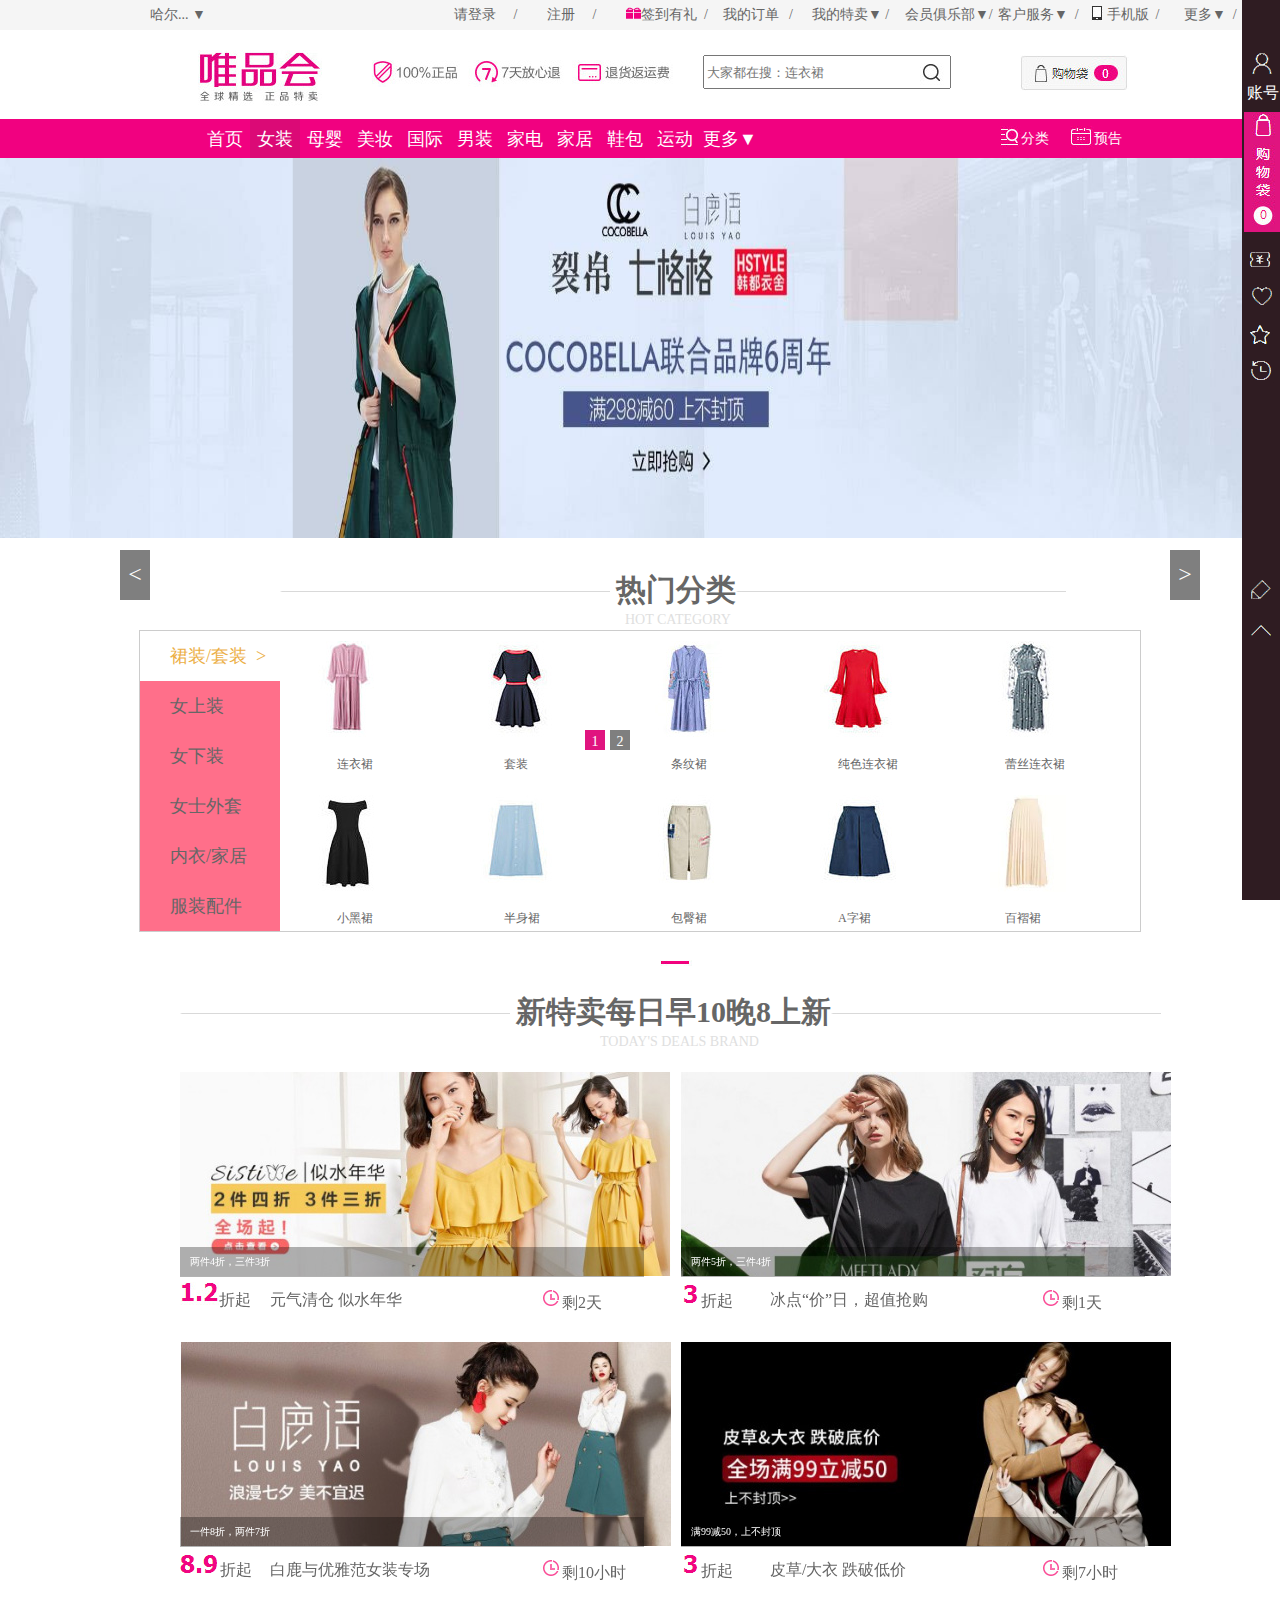
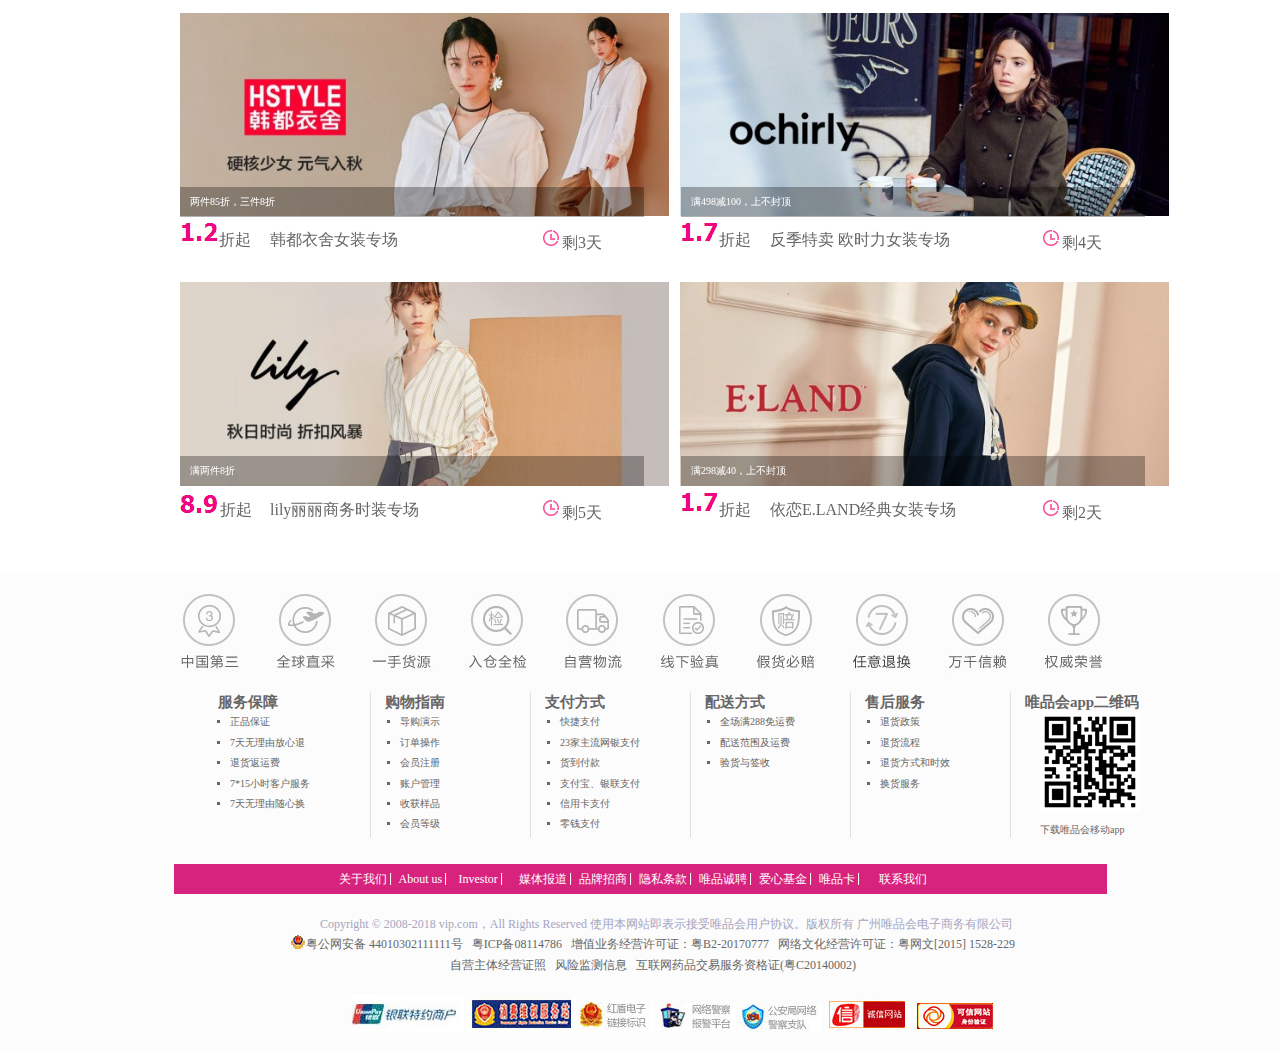
<file: webwei/index3.html>
<!DOCTYPE html>
<html lang="en">
<head>
	<meta charset="UTF-8">
	<title>Document</title>
	<link rel="stylesheet" href="css/index3.css">
</head>
<body>
<header>
	<div>
		<ul class="top">
			<li><a href="#">哈尔... ▼</a>
				<ul>
					<li><a href="#">齐齐哈尔</a></li>
					<li><a href="#">佳木斯</a></li>
					<li><a href="#">牡丹江</a></li>
					<li><a href="#">鸡西</a></li>
				</ul> 
			</li>
		</ul>
	</div>
	<div>
		<ul class="title">
			<li class="a1"><a href="#">&nbsp;&nbsp;&nbsp;&nbsp;请登录&nbsp;&nbsp;&nbsp;&nbsp;&nbsp;/</a>
				<ul>
					<p class="001"><a href=""><img src="images/dl.jpg"/>您好！[请登录]</a></p>
					<ul class="oo2">
						<li><a href="#">我的收藏</a></li>
						<li><a href="#">我的订单</a></li>
						<li><a href="#">零钱</a></li>
						<li><a href="#">我的优惠券</a></li>
						<li><a href="#">我的唯品币</a></li>
						<li><a href="#">唯品金融</a></li>
					</ul>
				</ul>
			</li>
			<li><a href="#">&nbsp;&nbsp;&nbsp;&nbsp;注册&nbsp;&nbsp;&nbsp;&nbsp;&nbsp;/</a></li>
			<li class="a2"><a href="#"><img src="images/qd.gif" />签到有礼&nbsp;&nbsp;/</a>
				<ul>
					<p class="003"><a href=""><img src="images/day.png" alt=""></a></p>
					<li><a href="">每天签到送惊喜，连续签到更享心动奖励</a></li>
					<li><a href="">签到</a></li>
				</ul>
			
			</li>
			<li><a href="#">&nbsp;我的订单&nbsp;&nbsp;&nbsp;/</a></li>
			<li class="a3"><a href="#">我的特卖▼&nbsp;/</a>
				<ul>
					<li><a href="">品牌收藏(0)</a></li>
					<li><a href="">商品收藏(0)</a></li>
					<li><a href="">我的足迹(0)</a></li>
				</ul>
			</li>
			<li class="a4"><a href="#">会员俱乐部▼/</a>
				<ul>
					<li><a href="">俱乐部首页</a></li>
					<li><a href="">唯品币兑换</a></li>
					<li><a href="">免费抽大奖</a></li>
				</ul>			
			</li>
			<li class="a5"><a href="#">客户服务▼&nbsp;&nbsp;/</a>
				<ul>
					<li><a href="">联系客服</a></li>
					<li><a href="">帮助中心</a></li>
					<li><a href="">服务中心</a></li>
					<li><a href="">知识产权投诉</a></li>
				</ul>	
			</li>
			<li class="a6"><a href="#"><img src="images/shouji.jpg" />&nbsp;手机版&nbsp;&nbsp;/</a>
				<ul>
					<li><a href=""><img src="images/erweima.jpg" alt=""></a></li>
					<li><a href="">随时逛 及时抢</a></li>
				</ul>
			</li>
			<li class="a7"><a href="#">更多▼&nbsp;&nbsp;/</a>
				<div>
				<ul class="oo4">
					<h3><a href="">合作专区</a></h3>
					<li><a href="">联名卡申请</a></li>
					<li><a href="">唯品卡</a></li>
					<li><a href="">支付专区</a></li>
				</ul>	
				<ul class="oo5">
					<h3><a href="">关于我们</a></h3>
					<li><a href="">Sell on vip</a></li>
					<li><a href="">品牌招商</a></li>
					<li><a href="">官方博客</a></li>
				</ul>	
				</div>
			
			</li>
		</ul>
	</div>

	<div>
		<ul class="up">
			<li><a href="#"><img src="images/weipin.jpg" /></a></li>
			<li><a href="#"><img src="images/tuihuan.jpg" /></a></li>
		</ul>
		<div class="ss"><input type="text" placeholder="大家都在搜：连衣裙"></div>
		<div class="lian"></div>
		<div class="sea"><a href=""><img src="images/search.jpg" ></a></div>
		<div class="gwd"><a href=""><img src="images/gwd.jpg" ></a></div>
	</div>
	<nav>
		<ul class="fs">
			<li><a href="index.html">首页</a></li>
			<li><a href="#">女装</a></li>
			<li><a href="#">母婴</a></li>
			<li><a href="#">美妆</a></li>
			<li><a href="index2.html">国际</a></li>
			<li><a href="#">男装</a></li>
			<li><a href="index1.html">家电</a></li>
			<li><a href="#">家居</a></li>
			<li><a href="#">鞋包</a></li>
			<li><a href="#">运动</a></li>
		</ul>
		<ul class="gd"><li><a href="#">更多▼</a></li></span>
		<ul class="fl">
		    <li><a href="#"><img src="images/fl.jpg" />分类</a></li>
			<li><a href="#"><img src="images/yg.jpg" />预告</a></li>
		</ul>
	</nav>
	
</header>
<div class="cb">
		<ul class="cb1">
			<li><a href="#"><img src="images/zh.png" />账号</a></li>
		</ul>
		<ul class="cb2">
			<li><a href="#"><img src="images/shop.jpg" /></a></li>
		</ul>	
		<ul class="cb3">
			<li><a href="#"><img src="images/c1.png" /></a></li>
			<li><a href="#"><img src="images/c2.png" /></a></li>
			<li><a href="#"><img src="images/c3.png" /></a></li>
			<li><a href="#"><img src="images/c4.png" /></a></li>
		</ul>
		<ul class="cb4">
			<li><a href="#"><img src="images/c5.png" /></a></li>
			<li><a href="#"><img src="images/c6.png" /></a></li>
		</ul>
</div>
<div id="banner">
	<div id="imgs">
			<img src="images/banner22.jpg" >
			<img src="images/banner88.jpg" class="on">						
	</div>
	<ul id="nav">
			<li class="on">1</li>
			<li>2</li>			
	</ul>
	<div id="arrows">
			<div id="left">&lt;</div>
			<div id="right">&gt;</div>
	</div>
</div>



<main>
<!-- 第一部分 -->
	<div class="ma2">
		<p><img src="images/main_2.jpg" />热门分类<img src="images/main_2.jpg" /></p>
	</div>
	<div class="ma3">
		<p>HOT CATEGORY</p>
	</div>
	<div class="ma4">
		<div class="ma5">
			<ul>
				<li><a href="#">裙装/套装&nbsp;&nbsp;></a></li>
				<li><a href="#">女上装<span>&nbsp;&nbsp;></span></a></li>
				<li><a href="#">女下装<span>&nbsp;&nbsp;></span></a></li>
				<li><a href="#">女士外套<span>&nbsp;&nbsp;></span></a></li>
				<li><a href="#">内衣/家居<span>&nbsp;></span></a></li>
				<li><a href="#">服装配件<span>&nbsp;&nbsp;></span></a></li>
				
			</ul>
		</div>
		<div class="ma6">
			<div class="ma7">
				<ul>
					<li><a href="#"><img src="images/a01.jpg" /></a></li>
					<li><a href="#"><img src="images/a02.jpg" /></a></li>
					<li><a href="#"><img src="images/a03.jpg" /></a></li>
					<li><a href="#"><img src="images/a04.jpg" /></a></li>
					<li><a href="#"><img src="images/a05.jpg" /></a></li>
				</ul>
			</div>
			<div class="ma8">
				<ul>
					<li><a href="#">连衣裙</a></li>
					<li><a href="#">套装</a></li>
					<li><a href="#">条纹裙</a></li>
					<li><a href="#">纯色连衣裙</a></li>
					<li><a href="#">蕾丝连衣裙</a></li>
				</ul>
			</div>
		</div>
		<div class="ma9">
			<div class="ma10">
				<ul>
					<li><a href="#"><img src="images/a06.jpg" /></a></li>
					<li><a href="#"><img src="images/a07.jpg" /></a></li>
					<li><a href="#"><img src="images/a08.jpg" /></a></li>
					<li><a href="#"><img src="images/a09.jpg" /></a></li>
					<li><a href="#"><img src="images/a010.jpg" /></a></li>
				</ul>
			</div>
			<div class="ma11">
				<ul>
					<li><a href="#">小黑裙</a></li>
					<li><a href="#">半身裙</a></li>
					<li><a href="#">包臀裙</a></li>
					<li><a href="#">A字裙</a></li>
					<li><a href="#">百褶裙</a></li>
				</ul>
			</div>
		</div>	
	</div>
	<div class="ma21">
		<p><img src="images/main_1.jpg" /></p>
	</div>
	<div class="ma22">
		<p><img src="images/main_2.jpg" />新特卖每日早10晚8上新<img src="images/main_2.jpg" /></p>
	</div>
	<div class="ma23">
		<p>TODAY'S DEALS BRAND</p>
	</div>
	<div class="ma2_11">
			<div class="ma2_12">
				<div class="ma2_13">	
				</div>
				<div class="ma2_14">
					<p>两件4折，三件3折</p>
					<div class="ma2_15">
                		<ul>
                			<li><a href="#"><img src="images/sc.png" /></a></li>
                			<li><a href="#">收藏品牌</a></li>
                		</ul>
                	</div>
				</div>
				<div class="ma2_16">
					<ul>
						<li><a href="#"><img src="images/main2_12z.jpg" >折起</a></li>
						<li><a href="#">元气清仓 似水年华</a></li>
						<li><a href="#"><img src="images/main2_djs.jpg" >剩2天</a></li>		
					</ul>
				</div>				
			</div>	
			<div class="ma21_12">
				<div class="ma21_13">	
				</div>
				<div class="ma21_14">
					<p>两件5折，三件4折</p>
					<div class="ma21_15">
                		<ul>
                			<li><a href="#"><img src="images/sc.png" /></a></li>
                			<li><a href="#">收藏品牌</a></li>
                		</ul>
                	</div>
				</div>
				<div class="ma21_16">
					<ul>
						<li><a href="#"><img src="images/3.png" >折起</a></li>
						<li><a href="#">冰点“价”日，超值抢购</a></li>
						<li><a href="#"><img src="images/main2_djs.jpg" >剩1天</a></li>		
					</ul>
				</div>				
			</div>	
			<div class="ma22_12">
				<div class="ma22_13">	
				</div>
				<div class="ma22_14">
					<p>一件8折，两件7折</p>
					<div class="ma22_15">
                		<ul>
                			<li><a href="#"><img src="images/sc.png" /></a></li>
                			<li><a href="#">收藏品牌</a></li>
                		</ul>
                	</div>
				</div>
				<div class="ma22_16">
					<ul>
						<li><a href="#"><img src="images/89.png" >折起</a></li>
						<li><a href="#">白鹿与优雅范女装专场</a></li>
						<li><a href="#"><img src="images/main2_djs.jpg" >剩10小时</a></li>		
					</ul>
				</div>				
			</div>	
			<div class="ma23_12">
				<div class="ma23_13">	
				</div>
				<div class="ma23_14">
					<p>满99减50，上不封顶</p>
					<div class="ma23_15">
                		<ul>
                			<li><a href="#"><img src="images/sc.png" /></a></li>
                			<li><a href="#">收藏品牌</a></li>
                		</ul>
                	</div>
				</div>
				<div class="ma23_16">
					<ul>
						<li><a href="#"><img src="images/3.png" >折起</a></li>
						<li><a href="#">皮草/大衣 跌破低价</a></li>
						<li><a href="#"><img src="images/main2_djs.jpg" >剩7小时</a></li>		
					</ul>
				</div>				
			</div>	
			<div class="ma24_12">
				<div class="ma24_13">	
				</div>
				<div class="ma24_14">
					<p>两件85折，三件8折</p>
					<div class="ma24_15">
                		<ul>
                			<li><a href="#"><img src="images/sc.png" /></a></li>
                			<li><a href="#">收藏品牌</a></li>
                		</ul>
                	</div>
				</div>
				<div class="ma24_16">
					<ul>
						<li><a href="#"><img src="images/main2_12z.jpg" >折起</a></li>
						<li><a href="#">韩都衣舍女装专场</a></li>
						<li><a href="#"><img src="images/main2_djs.jpg" >剩3天</a></li>		
					</ul>
				</div>				
			</div>	
			<div class="ma25_12">
				<div class="ma25_13">	
				</div>
				<div class="ma25_14">
					<p>满498减100，上不封顶</p>
					<div class="ma25_15">
                		<ul>
                			<li><a href="#"><img src="images/sc.png" /></a></li>
                			<li><a href="#">收藏品牌</a></li>
                		</ul>
                	</div>
				</div>
				<div class="ma25_16">
					<ul>
						<li><a href="#"><img src="images/main2_7z.jpg" >折起</a></li>
						<li><a href="#">反季特卖 欧时力女装专场</a></li>
						<li><a href="#"><img src="images/main2_djs.jpg" >剩4天</a></li>		
					</ul>
				</div>				
			</div>	
			<div class="ma26_12">
				<div class="ma26_13">	
				</div>
				<div class="ma26_14">
					<p>满两件8折</p>
					<div class="ma26_15">
                		<ul>
                			<li><a href="#"><img src="images/sc.png" /></a></li>
                			<li><a href="#">收藏品牌</a></li>
                		</ul>
                	</div>
				</div>
				<div class="ma26_16">
					<ul>
						<li><a href="#"><img src="images/89.png" >折起</a></li>
						<li><a href="#">lily丽丽商务时装专场</a></li>
						<li><a href="#"><img src="images/main2_djs.jpg" >剩5天</a></li>		
					</ul>
				</div>				
			</div>	
			<div class="ma27_12">
				<div class="ma27_13">	
				</div>
				<div class="ma27_14">
					<p>满298减40，上不封顶</p>
					<div class="ma27_15">
                		<ul>
                			<li><a href="#"><img src="images/sc.png" /></a></li>
                			<li><a href="#">收藏品牌</a></li>
                		</ul>
                	</div>
				</div>
				<div class="ma27_16">
					<ul>
						<li><a href="#"><img src="images/main2_7z.jpg" >折起</a></li>
						<li><a href="#">依恋E.LAND经典女装专场</a></li>
						<li><a href="#"><img src="images/main2_djs.jpg" >剩2天</a></li>		
					</ul>
				</div>				
			</div>	
			
	</div>



</main>



<footer>
	<div class="foo1">
	<img src="images/footer_1.jpg" />
	</div>
	<div class="foo2">
		<ul>
			<li><a href="#">服务保障</a></li>
			<li><a href="#">正品保证</a></li>
			<li><a href="#">7天无理由放心退</a></li>
			<li><a href="#">退货返运费</a></li>
			<li><a href="#">7*15小时客户服务</a></li>
			<li><a href="#">7天无理由随心换</a></li>	
		</ul>
		<p><img src="images/footer_2.jpg" /></p>
	</div>
	<div class="foo3">
		<ul >
			<li><a href="">购物指南</a></li>
			<li><a href="">导购演示</a></li>
			<li><a href="">订单操作</a></li>
			<li><a href="">会员注册</a></li>
			<li><a href="">账户管理</a></li>
			<li><a href="">收获样品</a></li>
			<li><a href="">会员等级</a></li>
		</ul>
		<p><img src="images/footer_2.jpg" /></p>
	</div>
	<div class="foo4">
		<ul >
			<li><a href="">支付方式</a></li>
			<li><a href="">快捷支付</a></li>
			<li><a href="">23家主流网银支付</a></li>
			<li><a href="">货到付款</a></li>
			<li><a href="">支付宝、银联支付</a></li>
			<li><a href="">信用卡支付</a></li>
			<li><a href="">零钱支付</a></li>
		</ul>
		<p><img src="images/footer_2.jpg" /></p>
	</div>
	<div class="foo5">
		<ul >
			<li><a href="">配送方式</a></li>
			<li><a href="">全场满288免运费</a></li>
			<li><a href="">配送范围及运费</a></li>
			<li><a href="">验货与签收</a></li>
		</ul>
		<p><img src="images/footer_2.jpg" /></p>
	</div>
	<div class="foo6">
		<ul >
			<li><a href="">售后服务</a></li>
			<li><a href="">退货政策</a></li>
			<li><a href="">退货流程</a></li>
			<li><a href="">退货方式和时效</a></li>
			<li><a href="">换货服务</a></li>
		</ul>
		<p><img src="images/footer_2.jpg" /></p>
	</div>
	<div class="foo7">
		<ul >
			<li><a href="">唯品会app二维码</a></li>
			<li><a href=""><img src="images/ewm.png" /></a></li>
			<li><a href="">下载唯品会移动app</a></li>
		</ul>
	</div>
	<div class="foo8">
		<ul>
			<li><a href="">关于我们&nbsp;<img src="images/footer_4.jpg" /></a></li>
			<li><a href="">About us&nbsp;<img src="images/footer_4.jpg" ></a></li>
			<li><a href="">Investor&nbsp;<img src="images/footer_4.jpg" ></a></li>
			<li><a href="">媒体报道&nbsp;<img src="images/footer_4.jpg" ></a></li>
			<li><a href="">品牌招商&nbsp;<img src="images/footer_4.jpg" ></a></li>
			<li><a href="">隐私条款&nbsp;<img src="images/footer_4.jpg" ></a></li>
			<li><a href="">唯品诚聘&nbsp;<img src="images/footer_4.jpg" ></a></li>
			<li><a href="">爱心基金&nbsp;<img src="images/footer_4.jpg" ></a></li>
			<li><a href="">唯品卡&nbsp;<img src="images/footer_4.jpg" ></a></li>
			<li><a href="">联系我们</a></li>
		</ul>
	</div>
	<div class="foo9">
		<P class="po">Copyright © 2008-2018 vip.com，All Rights Reserved  使用本网站即表示接受唯品会用户协议。版权所有 广州唯品会电子商务有限公司</P>
	</div>
	<div class="foo10">
			<span><a href="#"><img src="images/footer_5.jpg" />粤公网安备 44010302111111号&nbsp;&nbsp;</a></span>
			<span><a href="#">粤ICP备08114786&nbsp;&nbsp;</a></span>
			<span><a href="#">增值业务经营许可证：粤B2-20170777&nbsp;&nbsp;</a></span>
			<span><a href="#">网络文化经营许可证：粤网文[2015] 1528-229</a></span>
	</div>
	<div class="foo11">
			<span><a href="#">自营主体经营证照&nbsp;&nbsp;</a></span>
			<span><a href="#">风险监测信息&nbsp;&nbsp;</a></span>
			<span><a href="#">互联网药品交易服务资格证(粤C20140002)</a></span>
	</div>
	<div class="foo12">
			<span><a href="#"><img src="images/footer_01.jpg" /></a></span>
			<span><a href="#"><img src="images/footer_02.jpg" /></a></span>
			<span><a href="#"><img src="images/footer_03.jpg" /></a></span>
			<span><a href="#"><img src="images/footer_04.jpg" /></a></span>
			<span><a href="#"><img src="images/footer_05.jpg" /></a></span>
			<span><a href="#"><img src="images/footer_06.jpg" /></a></span>
			<span><a href="#"><img src="images/footer_07.jpg" /></a></span>
	</div>
</footer>
<script src="js/index3.js"></script>
</body>
</html>
</file>
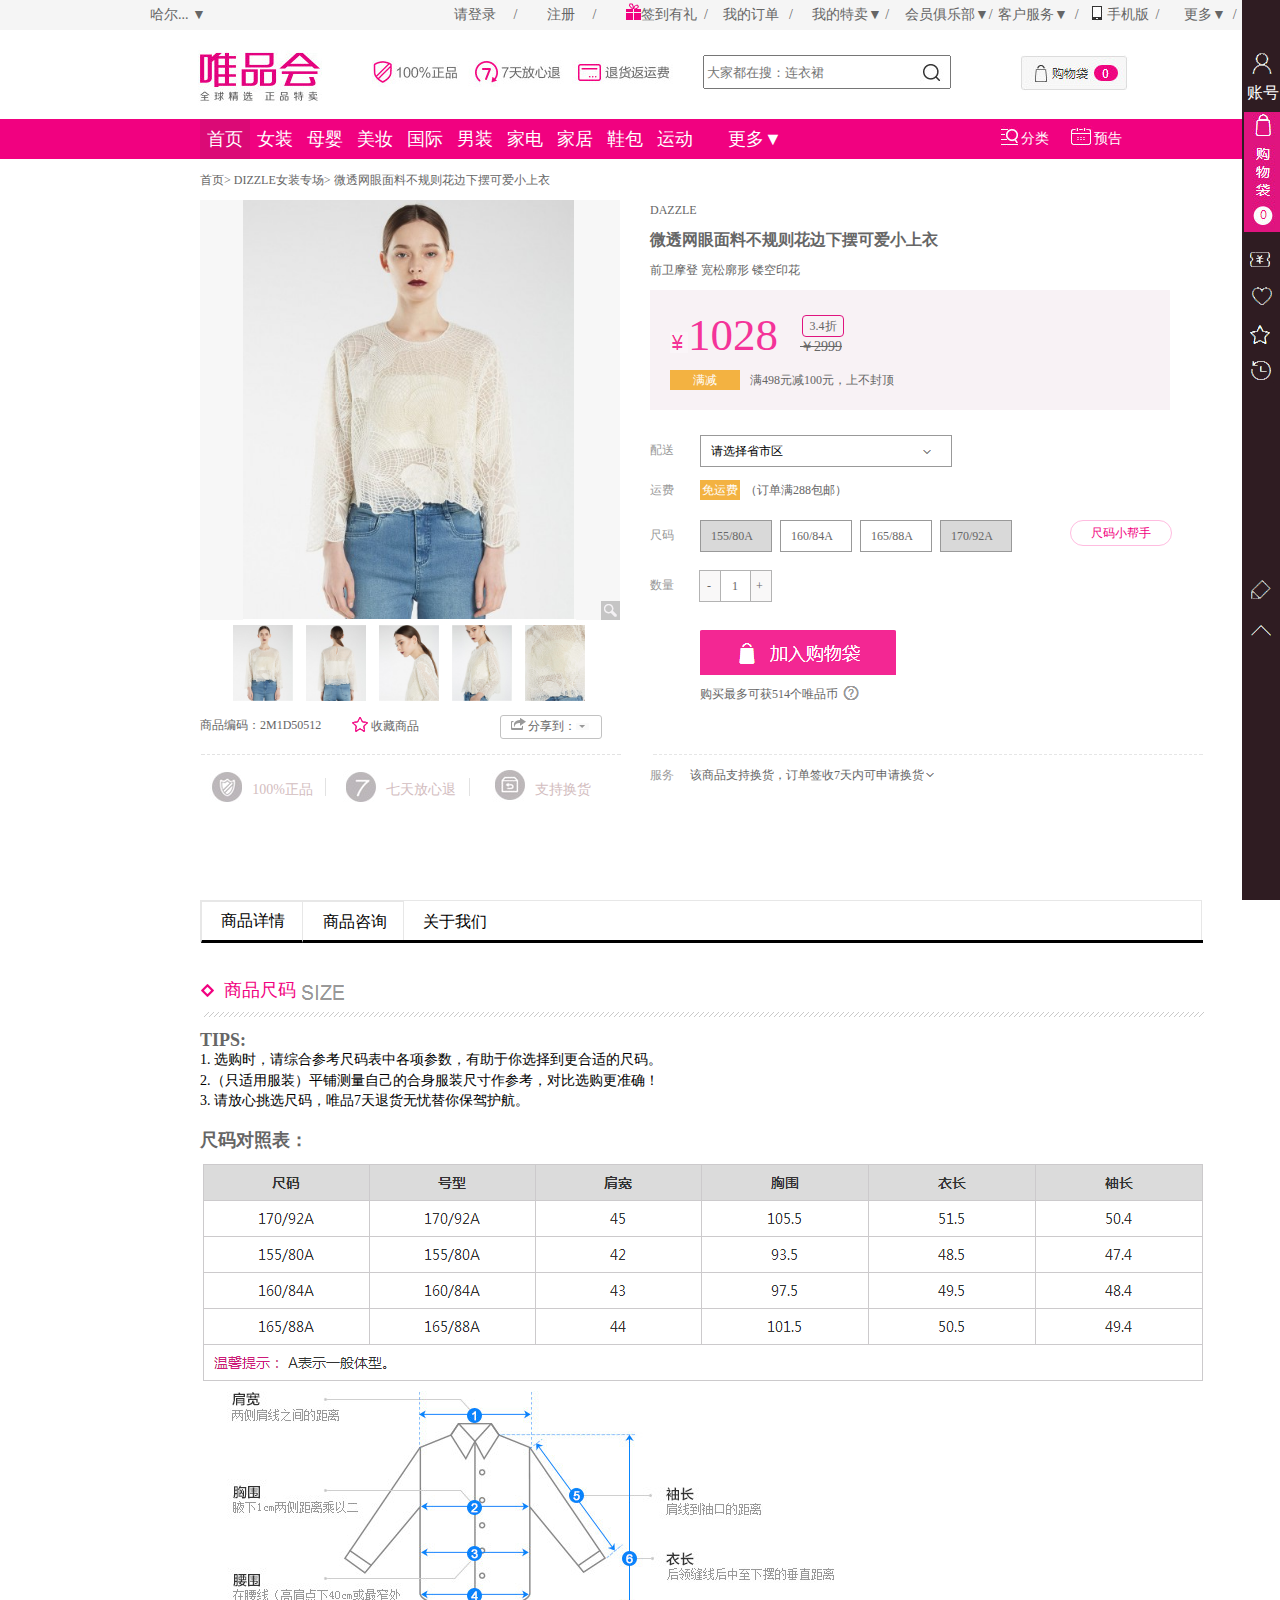
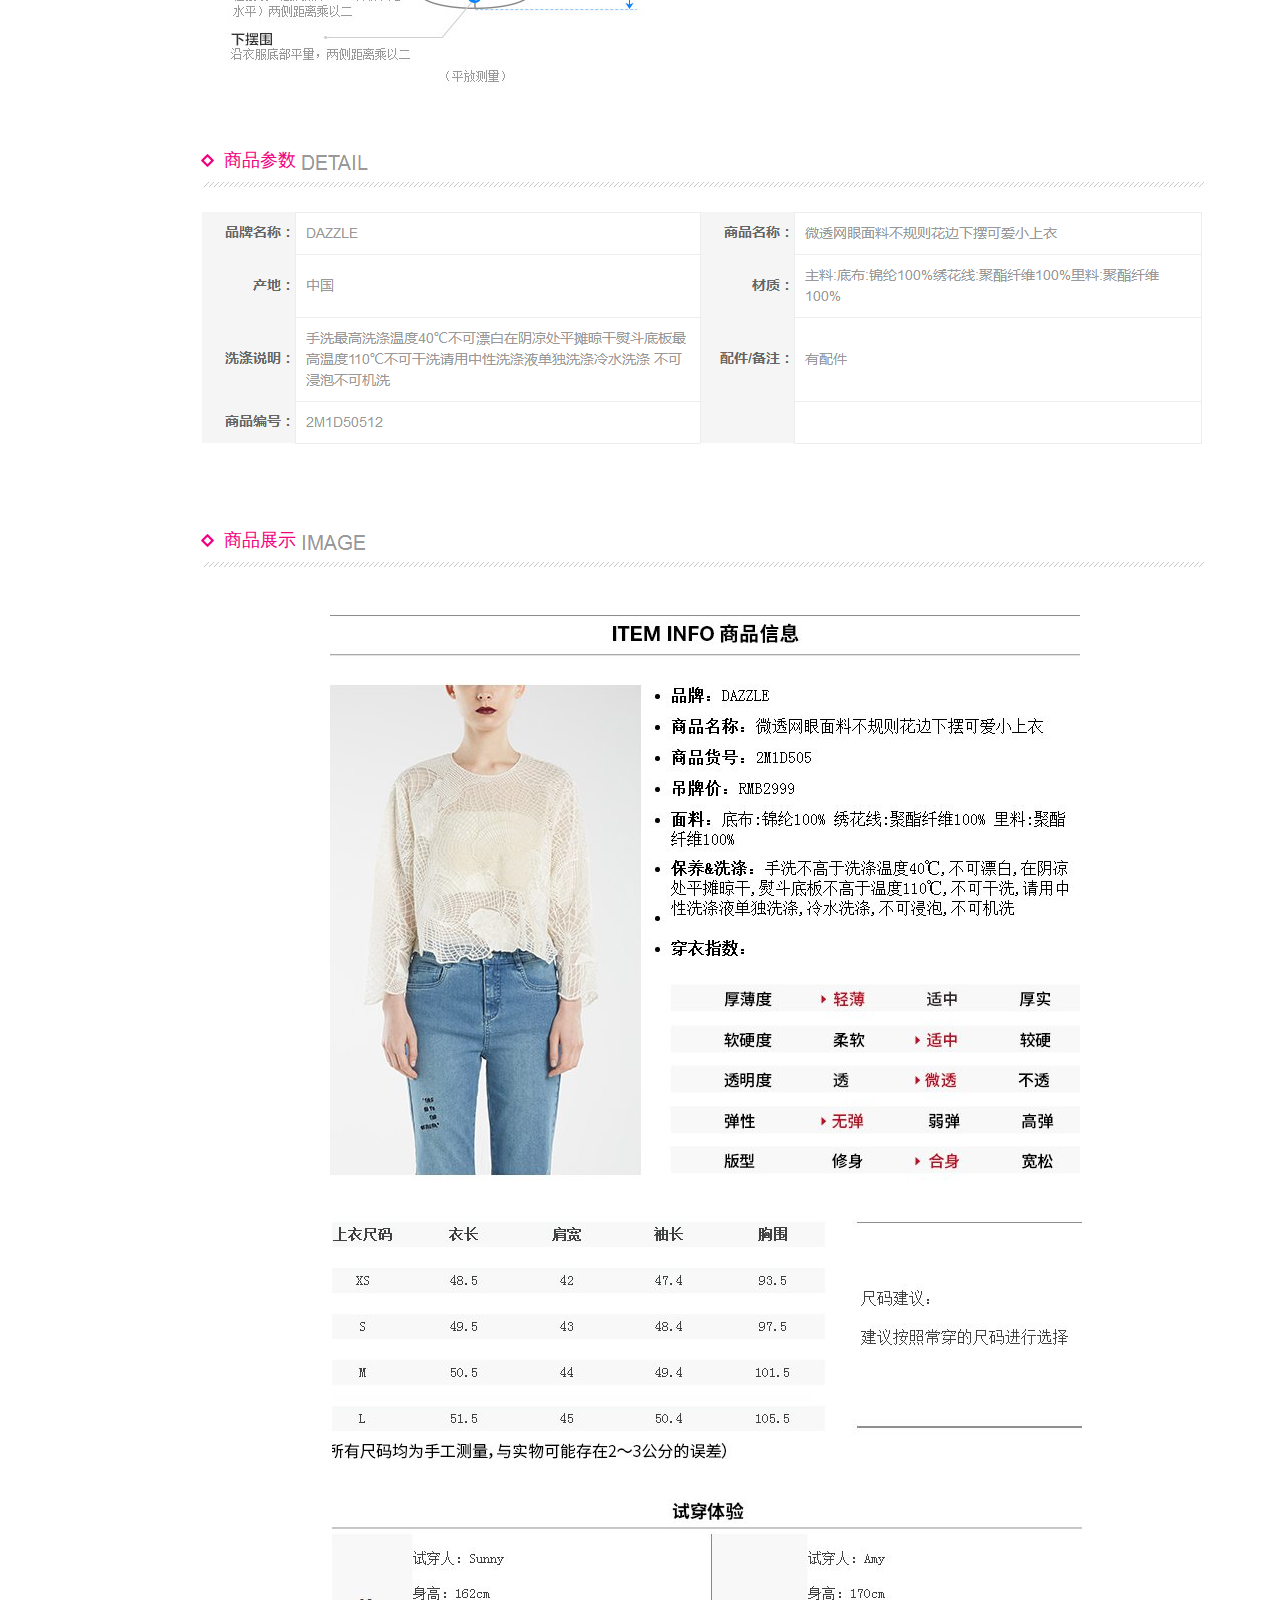
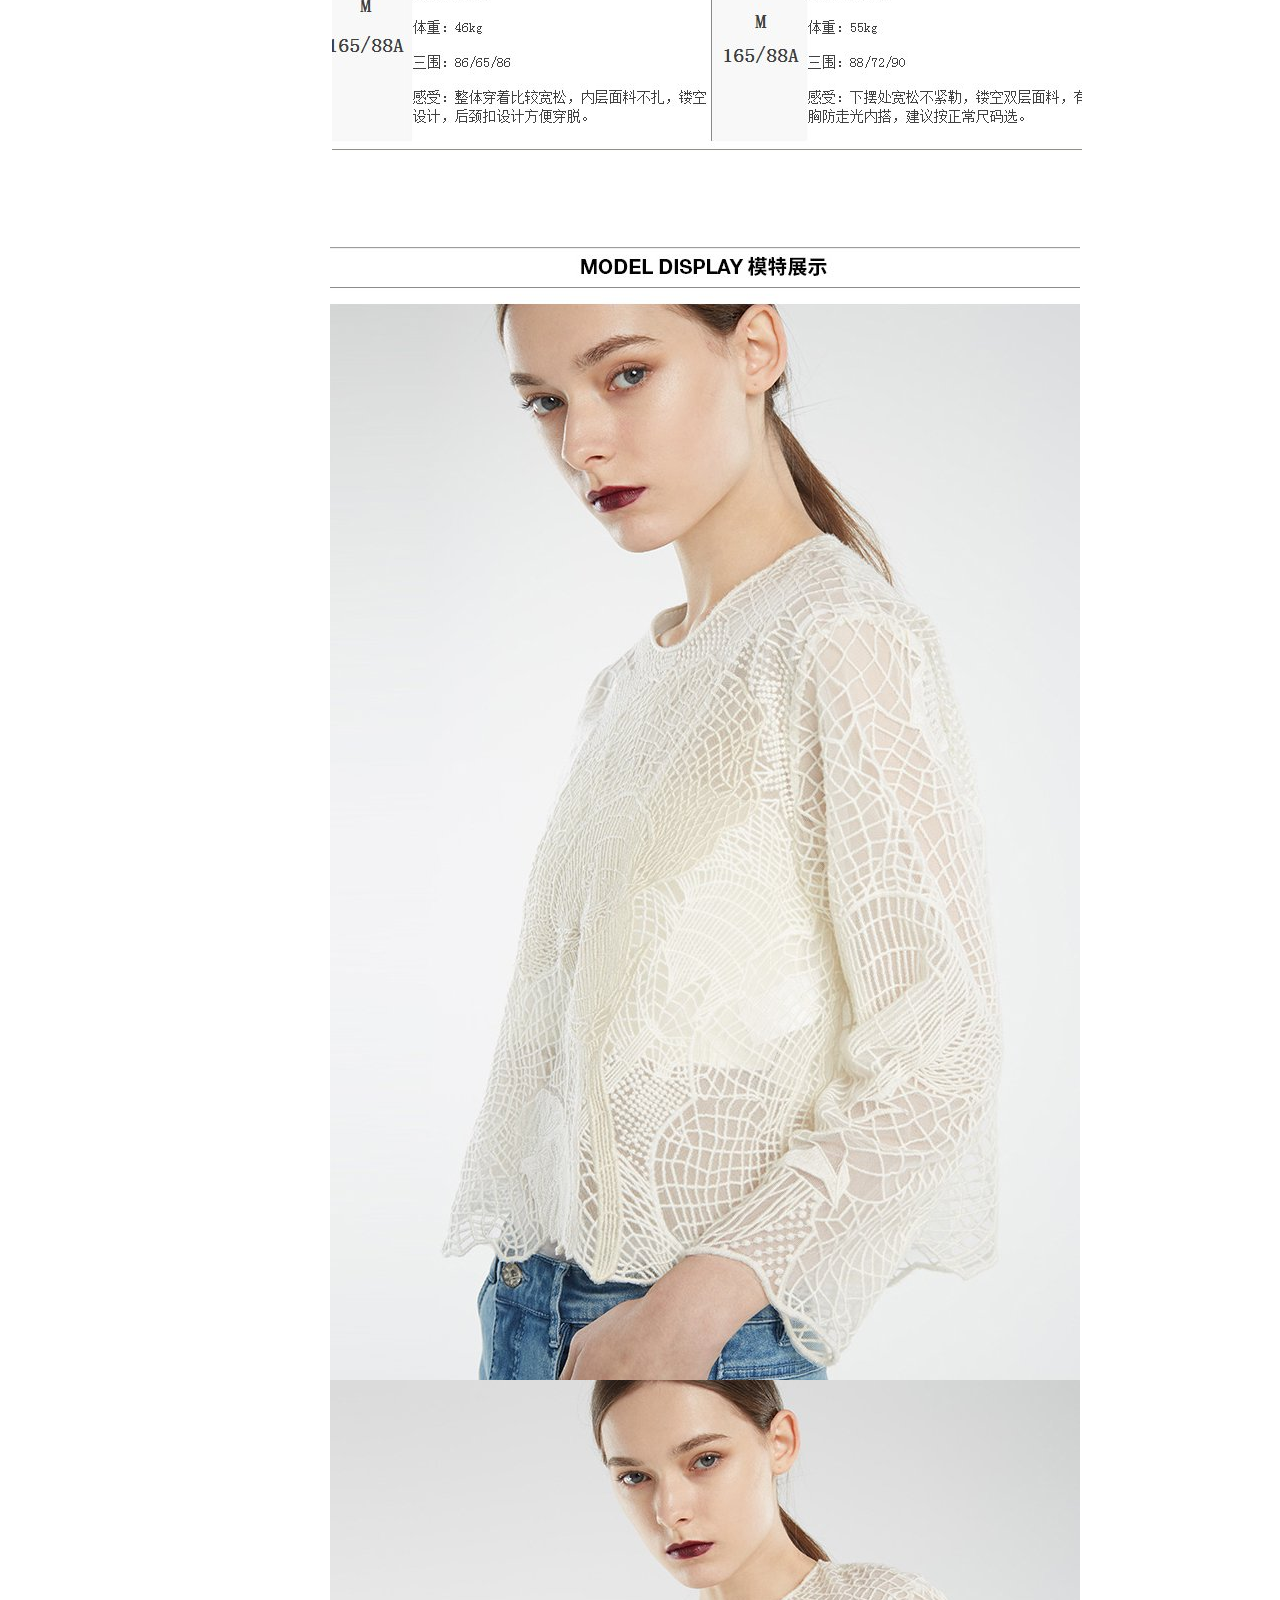
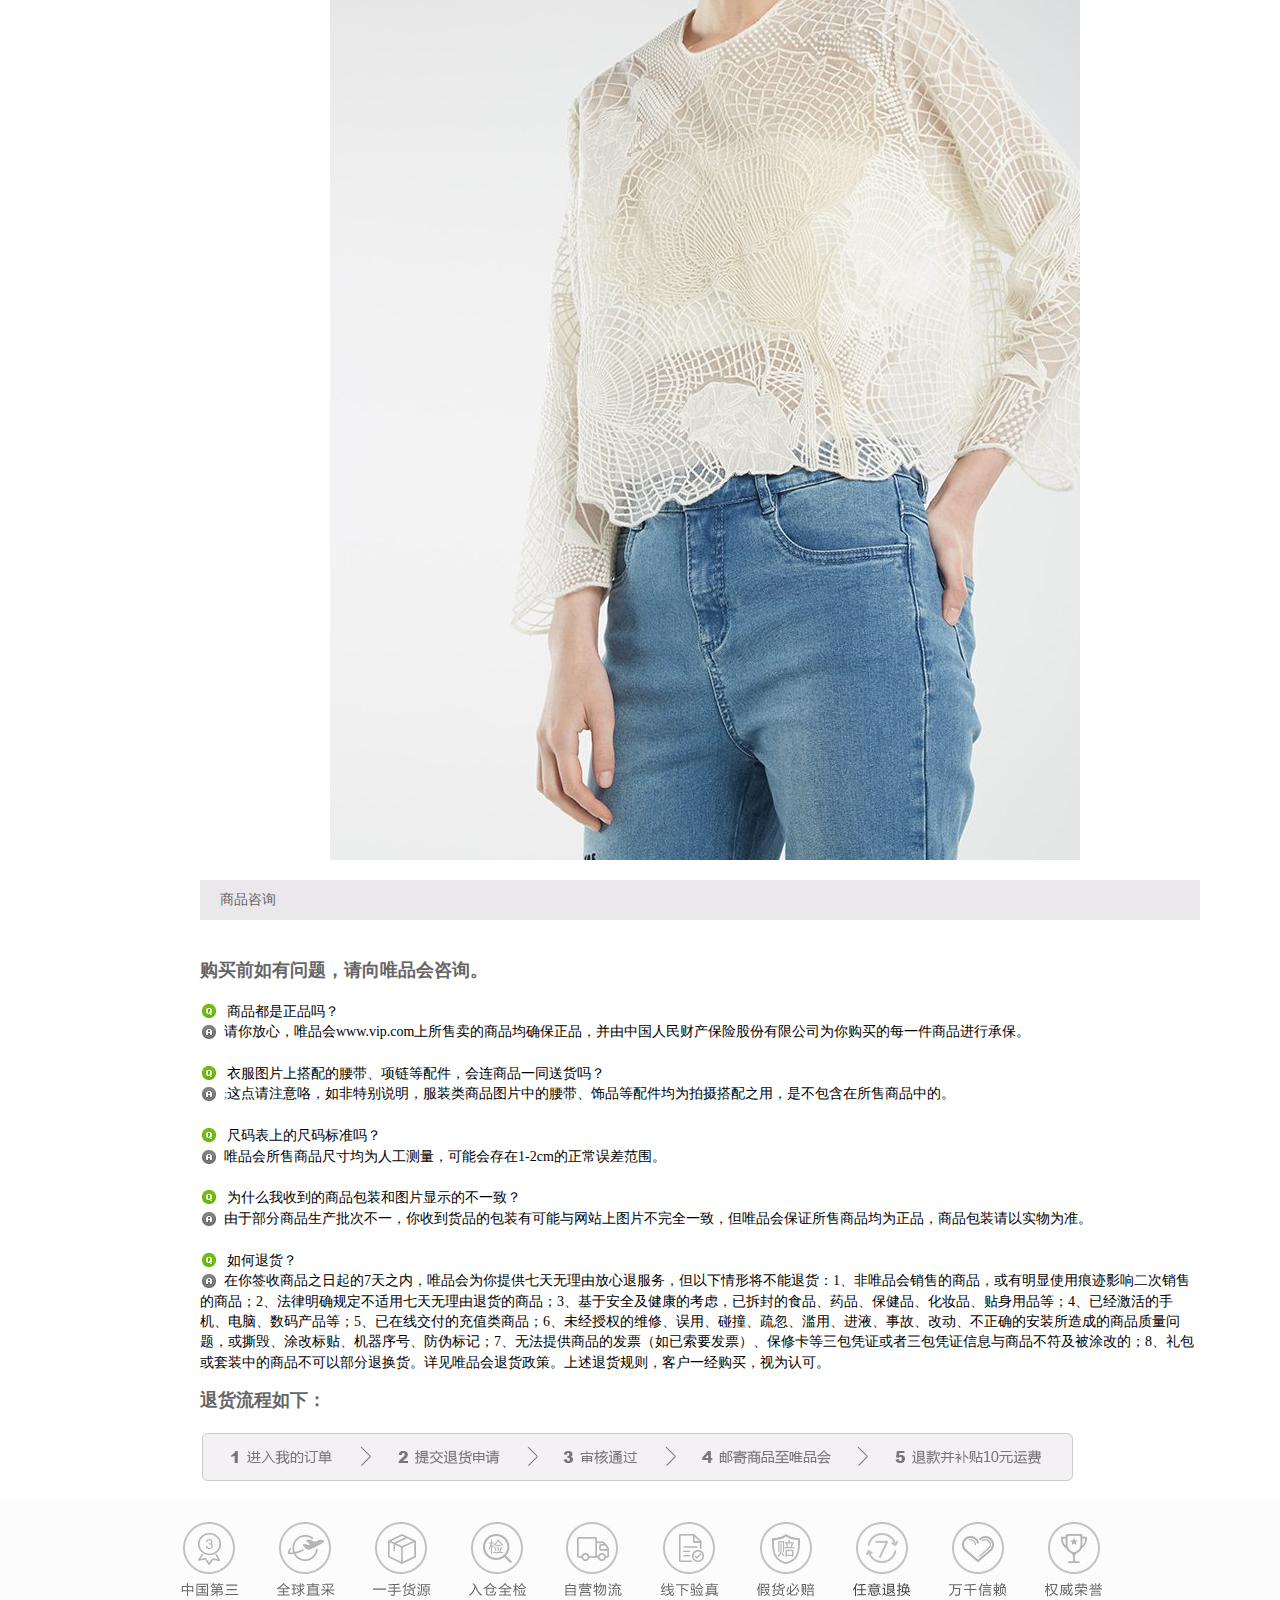
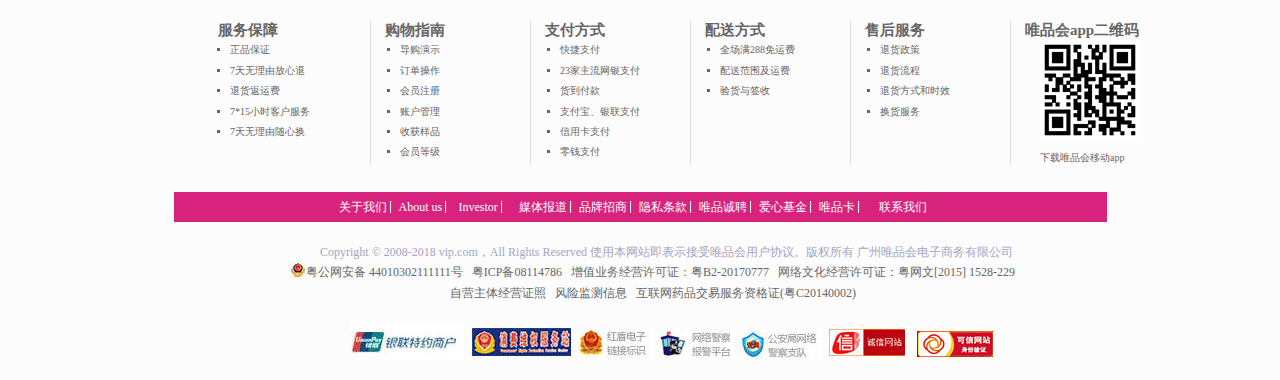
<file: webwei/index4.html>
<!DOCTYPE html>
<html lang="en">
<head>
	<meta charset="UTF-8">
	<title>Document</title>
	<link rel="stylesheet" href="css/index4.css">
	
</head>
<body>
<header>
	<div>
		<ul class="top">
			<li><a href="#">哈尔... ▼</a>
				<ul>
					<li><a href="#">齐齐哈尔</a></li>
					<li><a href="#">佳木斯</a></li>
					<li><a href="#">牡丹江</a></li>
					<li><a href="#">鸡西</a></li>
				</ul> 
			</li>
		</ul>
	</div>
	<div>
		<ul class="title">
			<li class="a1"><a href="#">&nbsp;&nbsp;&nbsp;&nbsp;请登录&nbsp;&nbsp;&nbsp;&nbsp;&nbsp;/</a>
				<ul>
					<p class="001"><a href=""><img src="images/dl.jpg"/>您好！[请登录]</a></p>
					<ul class="oo2">
						<li><a href="#">我的收藏</a></li>
						<li><a href="#">我的订单</a></li>
						<li><a href="#">零钱</a></li>
						<li><a href="#">我的优惠券</a></li>
						<li><a href="#">我的唯品币</a></li>
						<li><a href="#">唯品金融</a></li>
					</ul>
				</ul>
			</li>
			<li><a href="#">&nbsp;&nbsp;&nbsp;&nbsp;注册&nbsp;&nbsp;&nbsp;&nbsp;&nbsp;/</a></li>
			<li class="a2"><a href="#"><img src="images/qd.gif" />签到有礼&nbsp;&nbsp;/</a>
				<ul>
					<p class="003"><a href=""><img src="images/day.png" alt=""></a></p>
					<li><a href="">每天签到送惊喜，连续签到更享心动奖励</a></li>
					<li><a href="">签到</a></li>
				</ul>
			
			</li>
			<li><a href="#">&nbsp;我的订单&nbsp;&nbsp;&nbsp;/</a></li>
			<li class="a3"><a href="#">我的特卖▼&nbsp;/</a>
				<ul>
					<li><a href="">品牌收藏(0)</a></li>
					<li><a href="">商品收藏(0)</a></li>
					<li><a href="">我的足迹(0)</a></li>
				</ul>
			</li>
			<li class="a4"><a href="#">会员俱乐部▼/</a>
				<ul>
					<li><a href="">俱乐部首页</a></li>
					<li><a href="">唯品币兑换</a></li>
					<li><a href="">免费抽大奖</a></li>
				</ul>			
			</li>
			<li class="a5"><a href="#">客户服务▼&nbsp;&nbsp;/</a>
				<ul>
					<li><a href="">联系客服</a></li>
					<li><a href="">帮助中心</a></li>
					<li><a href="">服务中心</a></li>
					<li><a href="">知识产权投诉</a></li>
				</ul>	
			</li>
			<li class="a6"><a href="#"><img src="images/shouji.jpg" />&nbsp;手机版&nbsp;&nbsp;/</a>
				<ul>
					<li><a href=""><img src="images/erweima.jpg" alt=""></a></li>
					<li><a href="">随时逛 及时抢</a></li>
				</ul>
			</li>
			<li class="a7"><a href="#">更多▼&nbsp;&nbsp;/</a>
				<div>
				<ul class="oo4">
					<h3><a href="">合作专区</a></h3>
					<li><a href="">联名卡申请</a></li>
					<li><a href="">唯品卡</a></li>
					<li><a href="">支付专区</a></li>
				</ul>	
				<ul class="oo5">
					<h3><a href="">关于我们</a></h3>
					<li><a href="">Sell on vip</a></li>
					<li><a href="">品牌招商</a></li>
					<li><a href="">官方博客</a></li>
				</ul>	
				</div>
			
			</li>
		</ul>
	</div>

	<div>
		<ul class="up">
			<li><a href="#"><img src="images/weipin.jpg" /></a></li>
			<li><a href="#"><img src="images/tuihuan.jpg" /></a></li>
		</ul>
		<div class="ss"><input type="text" placeholder="大家都在搜：连衣裙"></div>
		<div class="lian"></div>
		<div class="sea"><a href=""><img src="images/search.jpg" ></a></div>
		<div class="gwd"><a href=""><img src="images/gwd.jpg" ></a></div>
	</div>
	<nav>
		<ul class="fs">
			<li><a href="#">首页</a></li>
			<li><a href="index3.html">女装</a></li>
			<li><a href="#">母婴</a></li>
			<li><a href="#">美妆</a></li>
			<li><a href="index2.html">国际</a></li>
			<li><a href="#">男装</a></li>
			<li><a href="index1.html">家电</a></li>
			<li><a href="#">家居</a></li>
			<li><a href="#">鞋包</a></li>
			<li><a href="#">运动</a></li>
		</ul>
		<ul class="gd">
			<li><a href="#">更多▼</a>
				<ul>
					<li><a href=""><img src="images/more1.png" alt=""></a></li>
					<li><a href=""><img src="images/more2.png" alt=""></a></li>
					<li><a href=""><img src="images/more3.png" alt=""></a></li>
					<li><a href=""><img src="images/more4.png" alt=""></a></li>
				</ul>
		    </li>
	    </ul>
		<ul class="fl">
		    <li><a href="#"><img src="images/fl.jpg" />分类</a></li>
			<li><a href="#"><img src="images/yg.jpg" />预告</a></li>
		</ul>
    </nav>
</header>
<div class="cb">
    <ul class="cb1">
        <li><a href="#"><img src="images/zh.png" />账号</a></li>
    </ul>
    <ul class="cb2">
        <li><a href="#"><img src="images/shop.jpg" /></a></li>
    </ul>	
    <ul class="cb3">
        <li><a href="#"><img src="images/c1.png" /></a></li>
        <li><a href="#"><img src="images/c2.png" /></a></li>
        <li><a href="#"><img src="images/c3.png" /></a></li>
        <li><a href="#"><img src="images/c4.png" /></a></li>
    </ul>
    <ul class="cb4">
        <li><a href="#"><img src="images/c5.png" /></a></li>
        <li><a href="#"><img src="images/c6.png" /></a></li>
    </ul>
</div>


<main>
    <div class="q1">
        <span class="q01"><a href="">首页></a></span>
        <span class="q02"><a href="">DIZZLE女装专场></a></span>
        <span>微透网眼面料不规则花边下摆可爱小上衣</span>
    </div>
    <div class="q2">
        <div id="q03">
            <img src="images/xq1.png" alt="" id="img1">
            <img src="images/xqss.png" alt="" id="img2">
        </div>
        <div class="q04">
            <ul>
                <li id="qq1"><img src="images/xq1.png" alt=""></li>
                <li id="qq2"><img src="images/xq2.png" alt=""></li>
                <li id="qq3"><img src="images/xq3.png" alt=""></li>
                <li id="qq4"><img src="images/xq4.png" alt=""></li>
                <li id="qq5"><img src="images/xq5.png" alt=""></li>
            </ul>
        </div>
        <div class="q05">
            <ul>
                <li>商品编码：2M1D50512</li>
                <li><a><img src="images/xqxx.png" >收藏商品</a></li>
            </ul>
        </div>
        <div class="q06">
            <ul>
				<li ><img src="images/xqfx.png" alt="" class="img1"><a>分享到：<img src="images/xqsj.png" alt="" class="img2"></a>
					<ul class="fx1">
						<li><a href=""><img src="images/kongjian.jpg" alt=""></a></li>
						<li><a href=""><img src="images/qq.jpg" alt=""></a></li>
						<li><a href=""><img src="images/weixin.jpg" alt=""></a></li>
						<li><a href=""><img src="images/weibo.jpg" alt=""></a></li>
					</ul>
				
				</li>
            </ul>
		</div>
		<div class="q07"><img src="images/hx.png" alt=""></div>
		<div class="q08">
			<ul>
				<Li><a href=""><img src="images/zp1.jpg" class="zp1">&nbsp;&nbsp;100%正品&nbsp;&nbsp;&nbsp;<img src="images/sdd.png" class="zp0"></a></Li>
				<Li><a href=""><img src="images/zp2.jpg" class="zp1">&nbsp;&nbsp;七天放心退&nbsp;&nbsp;&nbsp;<img src="images/sdd.png" class="zp0"></a></Li>
				<Li><a href=""><img src="images/zp3.jpg" class="zp1">&nbsp;&nbsp;支持换货&nbsp;&nbsp;&nbsp;</a></Li>
			</ul>
		</div>
	</div>
	<div class="q3">
		<p class="q3-1">DAZZLE</p>
		<p class="q3-2">微透网眼面料不规则花边下摆可爱小上衣</p>
		<p class="q3-3">前卫摩登 宽松廓形 镂空印花</p>
		<div class="qw1">
			<ul>
				<li class="qw2"><img src="images/qian.png" alt="">1028</li>
				<span>￥2999</span>
				<p>3.4折</p>
				<li></li>
			</ul>
			<ul class="qw3">
				<li>满减</li>
				<li>满498元减100元，上不封顶</li>
			</ul>			
		</div>
		<div id="pe">
			<ul class="pe1">
				<li>配送</li>
				<li><a>请选择省市区</a><img src="images/ps.png" alt=""></li>
			</ul>
			<ul class="pe2">
				<li>运费</li>
				<li>免运费</li>
				<li>（订单满288包邮）</li>
			</ul>
			<ul class="pe3">
				<li>尺码</li>
				<li class="pe31"><a>155/80A</a>
					<ul>
						<li><a href="">  </a></li>
						<li><a href="">号型</a></li>
						<li><a href="">肩宽</a></li>
						<li><a href="">胸围</a></li>
						<li><a href="">衣长</a></li>
						<li><a href="">袖长</a></li>
						<li><a href="">服装参数</a></li>
						<li><a href="">155/80A</a></li>
						<li><a href="">42</a></li>
						<li><a href="">93.5</a></li>
						<li><a href="">48.5</a></li>
						<li><a href="">47.4</a></li>
					</ul>		
				</li>
				<li class="pe32"><a>160/84A</a>
					<ul>
						<li><a href="">  </a></li>
						<li><a href="">号型</a></li>
						<li><a href="">肩宽</a></li>
						<li><a href="">胸围</a></li>
						<li><a href="">衣长</a></li>
						<li><a href="">袖长</a></li>
						<li><a href="">服装参数</a></li>
						<li><a href="">160/84A</a></li>
						<li><a href="">43</a></li>
						<li><a href="">97.5</a></li>
						<li><a href="">49.5</a></li>
						<li><a href="">48.4</a></li>
					</ul>
				</li>
				<li class="pe33"><a>165/88A</a>
					<ul>
							<li><a href="">  </a></li>
							<li><a href="">号型</a></li>
							<li><a href="">肩宽</a></li>
							<li><a href="">胸围</a></li>
							<li><a href="">衣长</a></li>
							<li><a href="">袖长</a></li>
							<li><a href="">服装参数</a></li>
							<li><a href="">165/88A</a></li>
							<li><a href="">44</a></li>
							<li><a href="">101.5</a></li>
							<li><a href="">50.5</a></li>
							<li><a href="">49.4</a></li>
						</ul>
				</li>
				<li class="pe34"><a>170/92A</a>
					<ul>
						<li><a href="">  </a></li>
						<li><a href="">号型</a></li>
						<li><a href="">肩宽</a></li>
						<li><a href="">胸围</a></li>
						<li><a href="">衣长</a></li>
						<li><a href="">袖长</a></li>
						<li><a href="">服装参数</a></li>
						<li><a href="">165/88A</a></li>
						<li><a href="">44</a></li>
						<li><a href="">101.5</a></li>
						<li><a href="">50.5</a></li>
						<li><a href="">49.4</a></li>
					</ul>
				</li>
				<li><a>尺码小帮手</a></li>
			</ul>
			<ul class="pe4">
				<li>数量</li>
				<li><a>-</a></li>
				<li><a>1</a></li>
				<li><a>+</a></li>
			</ul>
			<p class="pe5"><img src="images/gwd.png" alt=""></p>
			<p class="pe6">购买最多可获514个唯品币 <img src="images/wh.png" alt=""> </p>
			<p class="pe7"><img src="images/erxx.png" alt=""></p>
			<ul class="pe8">
				<li><a>服务</a></li>
				<li class="pe81"><a>该商品支持换货，订单签收7天内可申请换货</a><img src="images/ps.png" alt="">
					<p>换货须知：
							1. 请在官网/手机客户端申请换货并如实寄回商品，如寄回商品与申请换货商品不一致，将不予换货；
							2. 一张订单只能进行一次换货，不能重复申请，如需更换多件商品，请一次性提交换货信息；
							3. 换货运费全免，包括旧商品寄回运费及新商品寄出运费。请您先垫付回寄运费，待签收新商品后，唯品会将发放10元唯品币补偿寄出运费；
							4. 如填写换货信息后，15天内仓库没有收到换货商品，视为放弃换货，换货申请取消。
					</p>
				</li>
			</ul>
		</div>
	</div>
	<div class="q4">
		<ul id="q41">
			<li><a href="">商品详情</a></li>
			<li><a href="">商品咨询</a></li>
			<li><a href="">关于我们</a></li>
		</ul>

	</div>
	<div class="q5">
		<p><img src="images/lx.png" class="lx"> <a>商品尺码</a>  <img src="images/size.png" class="size"><img src="images/daodao.png" class="dao"></p>
		<ul class="q51">
			<h2>TIPS:</h2>
			<li><a href="">1. 选购时，请综合参考尺码表中各项参数，有助于你选择到更合适的尺码。</a></li>
			<li><a href="">2.（只适用服装）平铺测量自己的合身服装尺寸作参考，对比选购更准确！</a></li>
			<li><a href="">3. 请放心挑选尺码，唯品7天退货无忧替你保驾护航。</a></li>
		</ul>
		<h2 class="q52">尺码对照表：</h2>
		<img src="images/dzb.png" class="q53">
	</div>
	<div class="q6">
		<p><img src="images/lx.png" class="lx"> <a>商品参数</a>  <img src="images/det.png" class="det"><img src="images/daodao.png" class="dao"></p>
		<img src="images/spcs.png" class="q61">
	</div>
	<div class="q7">
		<p><img src="images/lx.png" class="lx"> <a>商品展示</a>  <img src="images/ima.png" class="ima"><img src="images/daodao.png" class="dao"></p>
		<img src="images/ima1.png" class="q71">
		<img src="images/ima2.png" class="q72">
		<img src="images/ima3.jpg" class="q73">
		<img src="images/ima4.jpg" class="q74">
	</div>
	<div class="q8">
		<p class="q81"><a>商品咨询</a></p>
		<ul class="q82">
			<h2>购买前如有问题，请向唯品会咨询。</h2>
			<li>&nbsp;</li>
			<li><img src="images/qa.png" class="qa">&nbsp;&nbsp;&nbsp;<a>商品都是正品吗？</a></li>
			<li><img src="images/aq.png" class="aq">&nbsp;&nbsp;&nbsp;&nbsp;&nbsp;&nbsp;&nbsp;&nbsp;<a>请你放心，唯品会www.vip.com上所售卖的商品均确保正品，并由中国人民财产保险股份有限公司为你购买的每一件商品进行承保。</a></li>
			<li>&nbsp;</li>
			<li><img src="images/qa.png" class="qa">&nbsp;&nbsp;&nbsp;<a>衣服图片上搭配的腰带、项链等配件，会连商品一同送货吗？</a></li>
			<li><img src="images/aq.png" class="aq">&nbsp;&nbsp;&nbsp;&nbsp;&nbsp;&nbsp&nbsp;&nbsp;;<a>这点请注意咯，如非特别说明，服装类商品图片中的腰带、饰品等配件均为拍摄搭配之用，是不包含在所售商品中的。</a></li>
			<li>&nbsp;</li>
			<li><img src="images/qa.png" class="qa">&nbsp;&nbsp;&nbsp;<a>尺码表上的尺码标准吗？</a></li>
			<li><img src="images/aq.png" class="aq">&nbsp;&nbsp;&nbsp;&nbsp;&nbsp;&nbsp;&nbsp;&nbsp;<a>唯品会所售商品尺寸均为人工测量，可能会存在1-2cm的正常误差范围。</a></li>
			<li>&nbsp;</li>
			<li><img src="images/qa.png" class="qa">&nbsp;&nbsp;&nbsp;<a>为什么我收到的商品包装和图片显示的不一致？</a></li>
			<li><img src="images/aq.png" class="aq">&nbsp;&nbsp;&nbsp;&nbsp;&nbsp;&nbsp;&nbsp;&nbsp;<a>由于部分商品生产批次不一，你收到货品的包装有可能与网站上图片不完全一致，但唯品会保证所售商品均为正品，商品包装请以实物为准。</a></li>
			<li>&nbsp;</li>
			<li><img src="images/qa.png" class="qa">&nbsp;&nbsp;&nbsp;<a>如何退货？</a></li>
			<li><img src="images/aq.png" class="aq">&nbsp;&nbsp;&nbsp;&nbsp;&nbsp;&nbsp;&nbsp;&nbsp;<a>在你签收商品之日起的7天之内，唯品会为你提供七天无理由放心退服务，但以下情形将不能退货：1、非唯品会销售的商品，或有明显使用痕迹影响二次销售的商品；2、法律明确规定不适用七天无理由退货的商品；3、基于安全及健康的考虑，已拆封的食品、药品、保健品、化妆品、贴身用品等；4、已经激活的手机、电脑、数码产品等；5、已在线交付的充值类商品；6、未经授权的维修、误用、碰撞、疏忽、滥用、进液、事故、改动、不正确的安装所造成的商品质量问题，或撕毁、涂改标贴、机器序号、防伪标记；7、无法提供商品的发票（如已索要发票）、保修卡等三包凭证或者三包凭证信息与商品不符及被涂改的；8、礼包或套装中的商品不可以部分退换货。详见唯品会退货政策。上述退货规则，客户一经购买，视为认可。 </a></li>
		</ul>
		<h2 class="q83">退货流程如下：</h2>
		<img src="images/tuihuo.png" class="q84">
	</div>


</main>

<footer>
		<div class="foo1">
		<img src="images/footer_1.jpg" />
		</div>
		<div class="foo2">
			<ul>
				<li><a href="#">服务保障</a></li>
				<li><a href="#">正品保证</a></li>
				<li><a href="#">7天无理由放心退</a></li>
				<li><a href="#">退货返运费</a></li>
				<li><a href="#">7*15小时客户服务</a></li>
				<li><a href="#">7天无理由随心换</a></li>	
			</ul>
			<p><img src="images/footer_2.jpg" /></p>
		</div>
		<div class="foo3">
			<ul >
				<li><a href="">购物指南</a></li>
				<li><a href="">导购演示</a></li>
				<li><a href="">订单操作</a></li>
				<li><a href="">会员注册</a></li>
				<li><a href="">账户管理</a></li>
				<li><a href="">收获样品</a></li>
				<li><a href="">会员等级</a></li>
			</ul>
			<p><img src="images/footer_2.jpg" /></p>
		</div>
		<div class="foo4">
			<ul >
				<li><a href="">支付方式</a></li>
				<li><a href="">快捷支付</a></li>
				<li><a href="">23家主流网银支付</a></li>
				<li><a href="">货到付款</a></li>
				<li><a href="">支付宝、银联支付</a></li>
				<li><a href="">信用卡支付</a></li>
				<li><a href="">零钱支付</a></li>
			</ul>
			<p><img src="images/footer_2.jpg" /></p>
		</div>
		<div class="foo5">
			<ul >
				<li><a href="">配送方式</a></li>
				<li><a href="">全场满288免运费</a></li>
				<li><a href="">配送范围及运费</a></li>
				<li><a href="">验货与签收</a></li>
			</ul>
			<p><img src="images/footer_2.jpg" /></p>
		</div>
		<div class="foo6">
			<ul >
				<li><a href="">售后服务</a></li>
				<li><a href="">退货政策</a></li>
				<li><a href="">退货流程</a></li>
				<li><a href="">退货方式和时效</a></li>
				<li><a href="">换货服务</a></li>
			</ul>
			<p><img src="images/footer_2.jpg" /></p>
		</div>
		<div class="foo7">
			<ul >
				<li><a href="">唯品会app二维码</a></li>
				<li><a href=""><img src="images/ewm.png" /></a></li>
				<li><a href="">下载唯品会移动app</a></li>
			</ul>
		</div>
		<div class="foo8">
			<ul>
				<li><a href="">关于我们&nbsp;<img src="images/footer_4.jpg" /></a></li>
				<li><a href="">About us&nbsp;<img src="images/footer_4.jpg" ></a></li>
				<li><a href="">Investor&nbsp;<img src="images/footer_4.jpg" ></a></li>
				<li><a href="">媒体报道&nbsp;<img src="images/footer_4.jpg" ></a></li>
				<li><a href="">品牌招商&nbsp;<img src="images/footer_4.jpg" ></a></li>
				<li><a href="">隐私条款&nbsp;<img src="images/footer_4.jpg" ></a></li>
				<li><a href="">唯品诚聘&nbsp;<img src="images/footer_4.jpg" ></a></li>
				<li><a href="">爱心基金&nbsp;<img src="images/footer_4.jpg" ></a></li>
				<li><a href="">唯品卡&nbsp;<img src="images/footer_4.jpg" ></a></li>
				<li><a href="">联系我们</a></li>
			</ul>
		</div>
		<div class="foo9">
			<P class="po">Copyright © 2008-2018 vip.com，All Rights Reserved  使用本网站即表示接受唯品会用户协议。版权所有 广州唯品会电子商务有限公司</P>
		</div>
		<div class="foo10">
				<span><a href="#"><img src="images/footer_5.jpg" />粤公网安备 44010302111111号&nbsp;&nbsp;</a></span>
				<span><a href="#">粤ICP备08114786&nbsp;&nbsp;</a></span>
				<span><a href="#">增值业务经营许可证：粤B2-20170777&nbsp;&nbsp;</a></span>
				<span><a href="#">网络文化经营许可证：粤网文[2015] 1528-229</a></span>
		</div>
		<div class="foo11">
				<span><a href="#">自营主体经营证照&nbsp;&nbsp;</a></span>
				<span><a href="#">风险监测信息&nbsp;&nbsp;</a></span>
				<span><a href="#">互联网药品交易服务资格证(粤C20140002)</a></span>
		</div>
		<div class="foo12">
				<span><a href="#"><img src="images/footer_01.jpg" /></a></span>
				<span><a href="#"><img src="images/footer_02.jpg" /></a></span>
				<span><a href="#"><img src="images/footer_03.jpg" /></a></span>
				<span><a href="#"><img src="images/footer_04.jpg" /></a></span>
				<span><a href="#"><img src="images/footer_05.jpg" /></a></span>
				<span><a href="#"><img src="images/footer_06.jpg" /></a></span>
				<span><a href="#"><img src="images/footer_07.jpg" /></a></span>
		</div>
	</footer>




<script src="js/index4.js"></script>
</body>
</html>
</file>
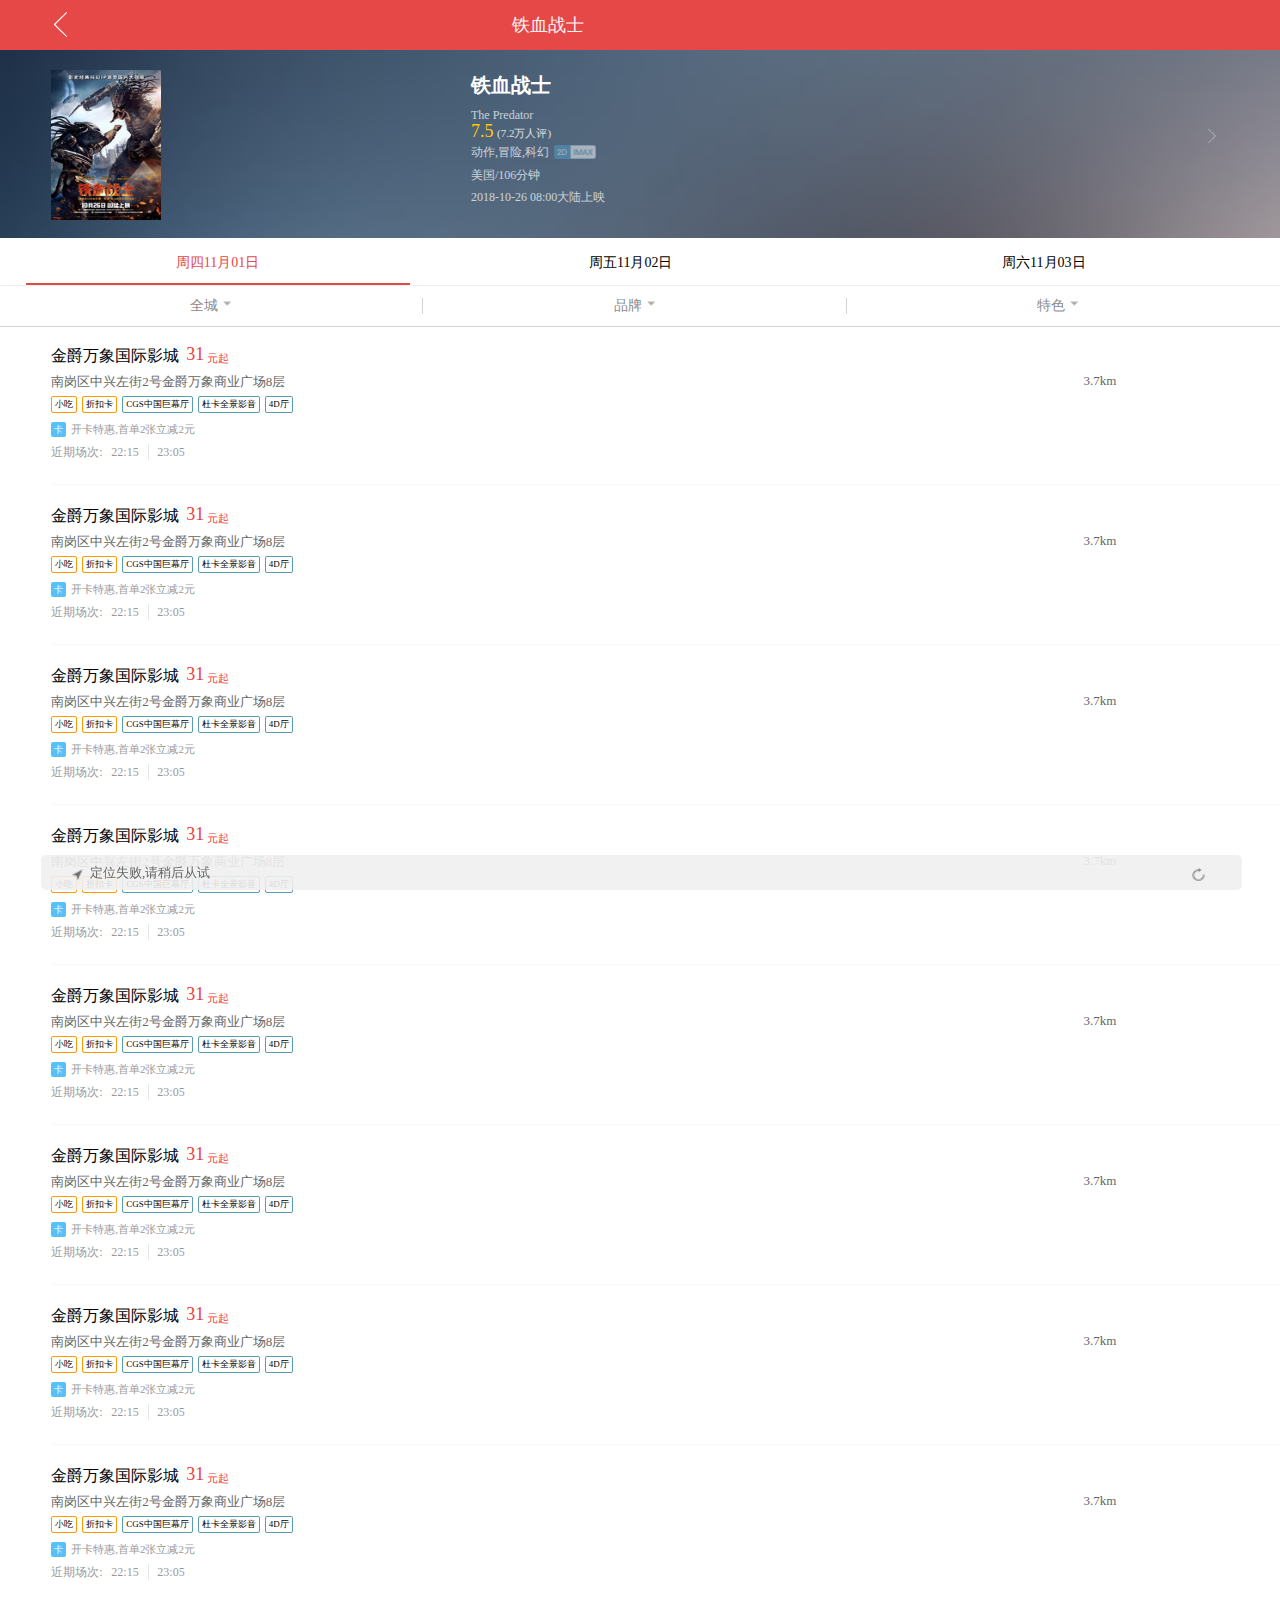
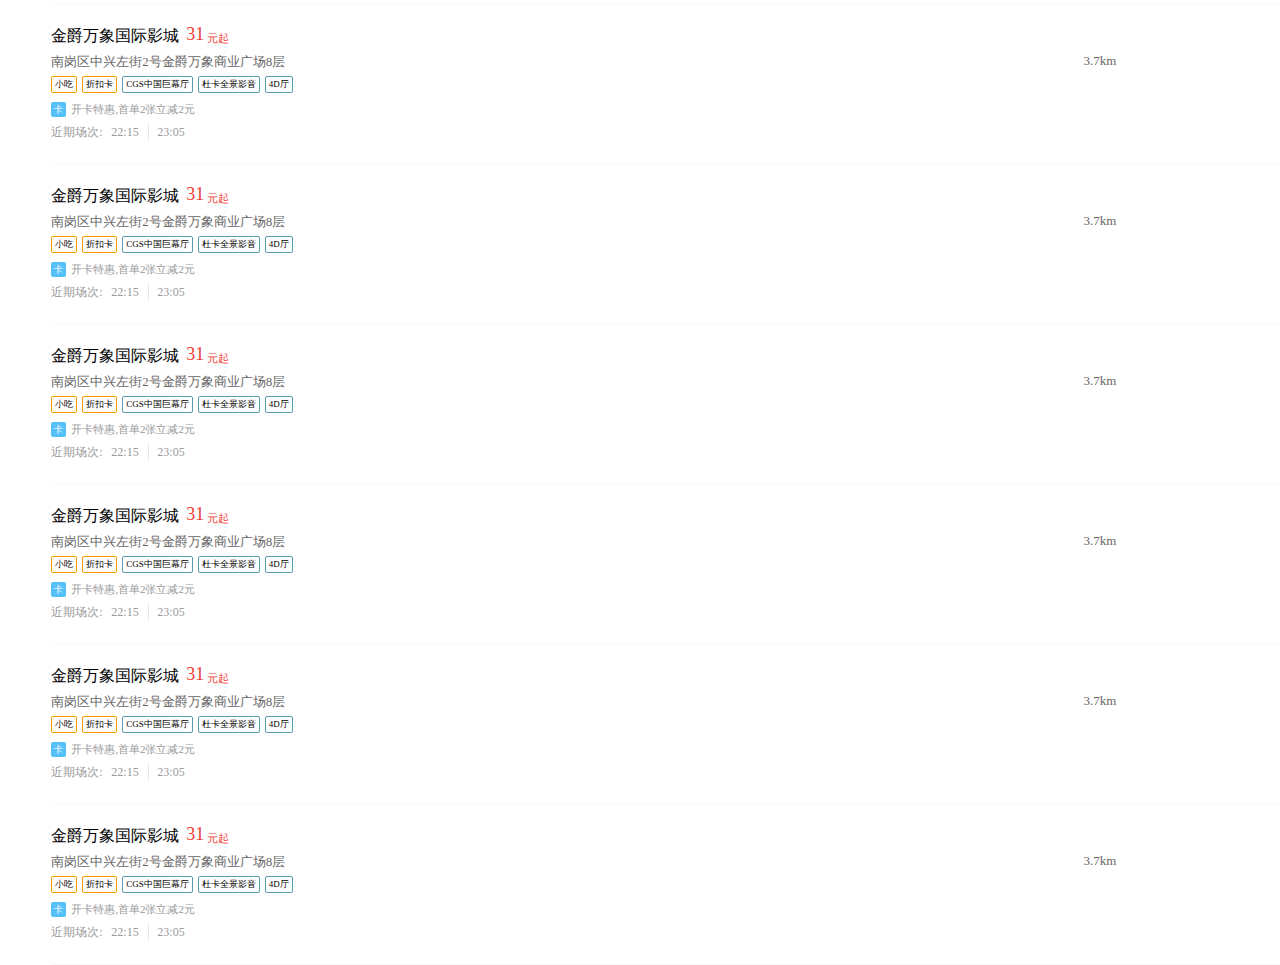
<file: cat/app1/DD.html>
<!DOCTYPE html>
<html lang="en">

<head>
    <meta charset="UTF-8">
    <meta name="viewport" content="width=device-width, initial-scale=1.0">
    <meta http-equiv="X-UA-Compatible" content="ie=edge">
    <link rel="stylesheet" href="./css/dd.css">
    <script src="./js/d1.js"></script>
    <title>Document</title>
</head>

<body>
    <header >
        <div id="top">
            <div id="top1">
                <a href=""><img src="./img/返回.png" alt=""></a>
                <p>铁血战士</p>
            </div>
            <ul id="ul1">
                <li class="li1"><img src="img/ef18d29a6f6f5841f4a2dfdbcfd60a4b826961.jpg" alt=""></li>
                <li class="li2">
                    <h3>铁血战士</h3>
                    <p>The Predator</p>
                    <span class="s1">7.5</span>
                    <span class="s2">(7.2万人评)</span><img id="img1" src="./img/返回1.png" alt="">
                    <div class="p1">
                        <p>动作,冒险,科幻</p> <img src="img/火狐截图_2018-10-31T07-04-40_07.png" alt="">
                    </div>
                    <p>美国/106分钟</p>
                    <p>2018-10-26 08:00大陆上映</p>

                </li>
            </ul>
        </div>
    <div id="big">
        <div id="days">
            <ul id="day">
                <li>周四11月01日</li>
                <li>周五11月02日</li>
                <li>周六11月03日</li>
                <li>周日11月04日</li>
                <li>周一11月05日</li>
                <li>周二11月06日</li>
                <li>周三11月07日</li>
            </ul>
        </div>
        <div id="con">
            <ul id="con1">
                <li>全城<img src="./img/sanjiao_03.png" alt=""></li>
                <li>品牌<img src="./img/sanjiao_03.png" alt=""></li>
                <li>特色<img src="./img/sanjiao_03.png" alt=""></li>
            </ul>
        </div>
    </div>
        <div id="nav">
            <div id="nav1">
                <div class="d1">
                    <span class="s1">金爵万象国际影城</span>
                    <span class="s2">31</span>
                    <span class="s3">元起</span>
                </div>
                <div class="d2">
                    <p>南岗区中兴左街2号金爵万象商业广场8层</p>
                    <span class="s4">3.7km</span>
                </div>
                <div class="d3">
                    <div class="ds">小吃</div>
                    <div class="ds">折扣卡</div>
                    <div class="dd">CGS中国巨幕厅</div>
                    <div class="dd">杜卡全景影音</div>
                    <div class="dd">4D厅</div>
                </div>
                <div class="d4">
                    <img src="./img/ka.png" alt="">
                    <p>开卡特惠,首单2张立减2元</p>
                </div>
                <div class="d5">
                    <span class="ss1">近期场次:</span>
                    <span class="ss2">22:15</span>
                    <span class="ss3">23:05</span>
                </div>
            </div>
            <div id="nav1">
                <div class="d1">
                    <span class="s1">金爵万象国际影城</span>
                    <span class="s2">31</span>
                    <span class="s3">元起</span>
                </div>
                <div class="d2">
                    <p>南岗区中兴左街2号金爵万象商业广场8层</p>
                    <span class="s4">3.7km</span>
                </div>
                <div class="d3">
                    <div class="ds">小吃</div>
                    <div class="ds">折扣卡</div>
                    <div class="dd">CGS中国巨幕厅</div>
                    <div class="dd">杜卡全景影音</div>
                    <div class="dd">4D厅</div>
                </div>
                <div class="d4">
                    <img src="./img/ka.png" alt="">
                    <p>开卡特惠,首单2张立减2元</p>
                </div>
                <div class="d5">
                    <span class="ss1">近期场次:</span>
                    <span class="ss2">22:15</span>
                    <span class="ss3">23:05</span>
                </div>
            </div>
            <div id="nav1">
                <div class="d1">
                    <span class="s1">金爵万象国际影城</span>
                    <span class="s2">31</span>
                    <span class="s3">元起</span>
                </div>
                <div class="d2">
                    <p>南岗区中兴左街2号金爵万象商业广场8层</p>
                    <span class="s4">3.7km</span>
                </div>
                <div class="d3">
                    <div class="ds">小吃</div>
                    <div class="ds">折扣卡</div>
                    <div class="dd">CGS中国巨幕厅</div>
                    <div class="dd">杜卡全景影音</div>
                    <div class="dd">4D厅</div>
                </div>
                <div class="d4">
                    <img src="./img/ka.png" alt="">
                    <p>开卡特惠,首单2张立减2元</p>
                </div>
                <div class="d5">
                    <span class="ss1">近期场次:</span>
                    <span class="ss2">22:15</span>
                    <span class="ss3">23:05</span>
                </div>
            </div>
            <div id="nav1">
                <div class="d1">
                    <span class="s1">金爵万象国际影城</span>
                    <span class="s2">31</span>
                    <span class="s3">元起</span>
                </div>
                <div class="d2">
                    <p>南岗区中兴左街2号金爵万象商业广场8层</p>
                    <span class="s4">3.7km</span>
                </div>
                <div class="d3">
                    <div class="ds">小吃</div>
                    <div class="ds">折扣卡</div>
                    <div class="dd">CGS中国巨幕厅</div>
                    <div class="dd">杜卡全景影音</div>
                    <div class="dd">4D厅</div>
                </div>
                <div class="d4">
                    <img src="./img/ka.png" alt="">
                    <p>开卡特惠,首单2张立减2元</p>
                </div>
                <div class="d5">
                    <span class="ss1">近期场次:</span>
                    <span class="ss2">22:15</span>
                    <span class="ss3">23:05</span>
                </div>
            </div>
            <div id="nav1">
                <div class="d1">
                    <span class="s1">金爵万象国际影城</span>
                    <span class="s2">31</span>
                    <span class="s3">元起</span>
                </div>
                <div class="d2">
                    <p>南岗区中兴左街2号金爵万象商业广场8层</p>
                    <span class="s4">3.7km</span>
                </div>
                <div class="d3">
                    <div class="ds">小吃</div>
                    <div class="ds">折扣卡</div>
                    <div class="dd">CGS中国巨幕厅</div>
                    <div class="dd">杜卡全景影音</div>
                    <div class="dd">4D厅</div>
                </div>
                <div class="d4">
                    <img src="./img/ka.png" alt="">
                    <p>开卡特惠,首单2张立减2元</p>
                </div>
                <div class="d5">
                    <span class="ss1">近期场次:</span>
                    <span class="ss2">22:15</span>
                    <span class="ss3">23:05</span>
                </div>
            </div>
            <div id="nav1">
                <div class="d1">
                    <span class="s1">金爵万象国际影城</span>
                    <span class="s2">31</span>
                    <span class="s3">元起</span>
                </div>
                <div class="d2">
                    <p>南岗区中兴左街2号金爵万象商业广场8层</p>
                    <span class="s4">3.7km</span>
                </div>
                <div class="d3">
                    <div class="ds">小吃</div>
                    <div class="ds">折扣卡</div>
                    <div class="dd">CGS中国巨幕厅</div>
                    <div class="dd">杜卡全景影音</div>
                    <div class="dd">4D厅</div>
                </div>
                <div class="d4">
                    <img src="./img/ka.png" alt="">
                    <p>开卡特惠,首单2张立减2元</p>
                </div>
                <div class="d5">
                    <span class="ss1">近期场次:</span>
                    <span class="ss2">22:15</span>
                    <span class="ss3">23:05</span>
                </div>
            </div>
            <div id="nav1">
                <div class="d1">
                    <span class="s1">金爵万象国际影城</span>
                    <span class="s2">31</span>
                    <span class="s3">元起</span>
                </div>
                <div class="d2">
                    <p>南岗区中兴左街2号金爵万象商业广场8层</p>
                    <span class="s4">3.7km</span>
                </div>
                <div class="d3">
                    <div class="ds">小吃</div>
                    <div class="ds">折扣卡</div>
                    <div class="dd">CGS中国巨幕厅</div>
                    <div class="dd">杜卡全景影音</div>
                    <div class="dd">4D厅</div>
                </div>
                <div class="d4">
                    <img src="./img/ka.png" alt="">
                    <p>开卡特惠,首单2张立减2元</p>
                </div>
                <div class="d5">
                    <span class="ss1">近期场次:</span>
                    <span class="ss2">22:15</span>
                    <span class="ss3">23:05</span>
                </div>
            </div>
            <div id="nav1">
                <div class="d1">
                    <span class="s1">金爵万象国际影城</span>
                    <span class="s2">31</span>
                    <span class="s3">元起</span>
                </div>
                <div class="d2">
                    <p>南岗区中兴左街2号金爵万象商业广场8层</p>
                    <span class="s4">3.7km</span>
                </div>
                <div class="d3">
                    <div class="ds">小吃</div>
                    <div class="ds">折扣卡</div>
                    <div class="dd">CGS中国巨幕厅</div>
                    <div class="dd">杜卡全景影音</div>
                    <div class="dd">4D厅</div>
                </div>
                <div class="d4">
                    <img src="./img/ka.png" alt="">
                    <p>开卡特惠,首单2张立减2元</p>
                </div>
                <div class="d5">
                    <span class="ss1">近期场次:</span>
                    <span class="ss2">22:15</span>
                    <span class="ss3">23:05</span>
                </div>
            </div>
            <div id="nav1">
                <div class="d1">
                    <span class="s1">金爵万象国际影城</span>
                    <span class="s2">31</span>
                    <span class="s3">元起</span>
                </div>
                <div class="d2">
                    <p>南岗区中兴左街2号金爵万象商业广场8层</p>
                    <span class="s4">3.7km</span>
                </div>
                <div class="d3">
                    <div class="ds">小吃</div>
                    <div class="ds">折扣卡</div>
                    <div class="dd">CGS中国巨幕厅</div>
                    <div class="dd">杜卡全景影音</div>
                    <div class="dd">4D厅</div>
                </div>
                <div class="d4">
                    <img src="./img/ka.png" alt="">
                    <p>开卡特惠,首单2张立减2元</p>
                </div>
                <div class="d5">
                    <span class="ss1">近期场次:</span>
                    <span class="ss2">22:15</span>
                    <span class="ss3">23:05</span>
                </div>
            </div>
            <div id="nav1">
                <div class="d1">
                    <span class="s1">金爵万象国际影城</span>
                    <span class="s2">31</span>
                    <span class="s3">元起</span>
                </div>
                <div class="d2">
                    <p>南岗区中兴左街2号金爵万象商业广场8层</p>
                    <span class="s4">3.7km</span>
                </div>
                <div class="d3">
                    <div class="ds">小吃</div>
                    <div class="ds">折扣卡</div>
                    <div class="dd">CGS中国巨幕厅</div>
                    <div class="dd">杜卡全景影音</div>
                    <div class="dd">4D厅</div>
                </div>
                <div class="d4">
                    <img src="./img/ka.png" alt="">
                    <p>开卡特惠,首单2张立减2元</p>
                </div>
                <div class="d5">
                    <span class="ss1">近期场次:</span>
                    <span class="ss2">22:15</span>
                    <span class="ss3">23:05</span>
                </div>
            </div>
            <div id="nav1">
                <div class="d1">
                    <span class="s1">金爵万象国际影城</span>
                    <span class="s2">31</span>
                    <span class="s3">元起</span>
                </div>
                <div class="d2">
                    <p>南岗区中兴左街2号金爵万象商业广场8层</p>
                    <span class="s4">3.7km</span>
                </div>
                <div class="d3">
                    <div class="ds">小吃</div>
                    <div class="ds">折扣卡</div>
                    <div class="dd">CGS中国巨幕厅</div>
                    <div class="dd">杜卡全景影音</div>
                    <div class="dd">4D厅</div>
                </div>
                <div class="d4">
                    <img src="./img/ka.png" alt="">
                    <p>开卡特惠,首单2张立减2元</p>
                </div>
                <div class="d5">
                    <span class="ss1">近期场次:</span>
                    <span class="ss2">22:15</span>
                    <span class="ss3">23:05</span>
                </div>
            </div>
            <div id="nav1">
                <div class="d1">
                    <span class="s1">金爵万象国际影城</span>
                    <span class="s2">31</span>
                    <span class="s3">元起</span>
                </div>
                <div class="d2">
                    <p>南岗区中兴左街2号金爵万象商业广场8层</p>
                    <span class="s4">3.7km</span>
                </div>
                <div class="d3">
                    <div class="ds">小吃</div>
                    <div class="ds">折扣卡</div>
                    <div class="dd">CGS中国巨幕厅</div>
                    <div class="dd">杜卡全景影音</div>
                    <div class="dd">4D厅</div>
                </div>
                <div class="d4">
                    <img src="./img/ka.png" alt="">
                    <p>开卡特惠,首单2张立减2元</p>
                </div>
                <div class="d5">
                    <span class="ss1">近期场次:</span>
                    <span class="ss2">22:15</span>
                    <span class="ss3">23:05</span>
                </div>
            </div>
            <div id="nav1">
                <div class="d1">
                    <span class="s1">金爵万象国际影城</span>
                    <span class="s2">31</span>
                    <span class="s3">元起</span>
                </div>
                <div class="d2">
                    <p>南岗区中兴左街2号金爵万象商业广场8层</p>
                    <span class="s4">3.7km</span>
                </div>
                <div class="d3">
                    <div class="ds">小吃</div>
                    <div class="ds">折扣卡</div>
                    <div class="dd">CGS中国巨幕厅</div>
                    <div class="dd">杜卡全景影音</div>
                    <div class="dd">4D厅</div>
                </div>
                <div class="d4">
                    <img src="./img/ka.png" alt="">
                    <p>开卡特惠,首单2张立减2元</p>
                </div>
                <div class="d5">
                    <span class="ss1">近期场次:</span>
                    <span class="ss2">22:15</span>
                    <span class="ss3">23:05</span>
                </div>
            </div>
            <div id="nav1">
                <div class="d1">
                    <span class="s1">金爵万象国际影城</span>
                    <span class="s2">31</span>
                    <span class="s3">元起</span>
                </div>
                <div class="d2">
                    <p>南岗区中兴左街2号金爵万象商业广场8层</p>
                    <span class="s4">3.7km</span>
                </div>
                <div class="d3">
                    <div class="ds">小吃</div>
                    <div class="ds">折扣卡</div>
                    <div class="dd">CGS中国巨幕厅</div>
                    <div class="dd">杜卡全景影音</div>
                    <div class="dd">4D厅</div>
                </div>
                <div class="d4">
                    <img src="./img/ka.png" alt="">
                    <p>开卡特惠,首单2张立减2元</p>
                </div>
                <div class="d5">
                    <span class="ss1">近期场次:</span>
                    <span class="ss2">22:15</span>
                    <span class="ss3">23:05</span>
                </div>
            </div>

        </div>

        <div id="bottom">
            <img id="img1" src="./img/定位3.png" alt="">
            <p>定位失败,请稍后从试</p>
            <img id="img2" src="./img/刷新.png" alt="">
        </div>
        
    </header>

</body>

</html>
</file>
<file: mango/css/index.css>
@charset "utf-8";
/* CSS Document */
body,ul,li,p,h1,h2,h3,h4,h5,h6{ margin:0; padding:0}
body{ font-size:12px; line-height:1.7em; color:#666;}
ul{ list-style:none}
img{ border:none}
a{ text-decoration:none; color:#666;}
a:hover{ text-decoration:underline;}
.fl{ float:left}
.fr{ float:right}
.center{ width:1000px; margin:0 auto;}
a:hover img {
	filter: alpha(opacity=80);
	opacity: 0.8;
	-webkit-transition: all .2s linear;
	-moz-transition: all .2s linear;
	-ms-transition: all .2s linear;
	transition: all .2s linear;
}
.clearfix:after{
   content:".";/*加一段内容*/
   display:block;/*让生成的元素以块级元素显示，占满剩余空间*/
   height:0;/*避免生成的内容破坏原有布局高度*/
   clear:both;/*清除浮动*/
   visibility:hidden;/*让生成的内容不可见*/
  }
 .clearfix{zoom:1;/*为IE6，7的兼容性设置*/}

 /* header */
 header{width: 100%;position: relative;}
 header #head{width: 100%;height:90px;position: relative;position: fixed;background: white;z-index:9;}
 header .top1{width: 80px;height: 30px;position: absolute;left: 8px;top: 12px;position: fixed;}
 header .top1 a{font-size: 25px;font-weight: bold;color: black;}

 header .top2{width:75%;height:30px;overflow: auto;position: absolute;left: 70px;top: 12px;position: fixed;}
 header .top2 ul{width:165%;height:30px;}
 header .top2 ul li{float: left;width: 50px;}
 header .top2 ul li a{font-size: 18px;font-weight: bold;text-decoration: none;}
 header .top2 ul li a:hover{font-size: 23px;font-weight: bold;color: #FB672E;}

 header .top3{width: 50px;height: 30px;position: absolute;right: 0px;top: 8px;position: fixed;}
 header .top3 span img{width: 50px;height: 30px;}

 header .top4{width:49%;height: 30px;position: absolute;left: 15px;top: 55px;border: 1px solid #9199A6;background: #9199A6;border-radius: 15px;position: fixed;}
 header .top4 span a{font-size: 16px;position: absolute;left: 40px;top: 5px;color: #fff;text-decoration: none;}
 header .top4 p img{width:20px;height: 20px;position: absolute;left:140px;top: 7px;}

 header .top5{width: 30%;height: 30px;position: absolute;left:240px;top:  60px;position: fixed;}
 header .top5 li{float: left;width: 35px;}
 header .top5 li img{width:25px;height:25px;}

 header .top6{width: 100%;height: 80px;position: absolute;top: 110px;}
 header .top6 p a img{width: 100%;height: 80px; }

 header #banner #imgs{width: 100%;height: 240px;position: absolute;top:195px; }
 header #banner #imgs img{display: none;}
 header #banner #imgs img.on{display: block;width: 100%;height: 220px;}

 header .top7{width: 90%;height: 50px;position: absolute;top: 430px;left: 30px;}
 header .top7 ul{width: 100%;height: 50px;}
 header .top7 ul li{width: 25%;height: 50px;float: left;}
 header .top7 ul li img{width: 50px;height: 60px;}

 header .top8{width: 88%;height: 30px;position: absolute;top: 500px;left:42px;}
 header .top8 ul{width: 100%;height: 30px;}
 header .top8 ul li{width: 25%;height: 30px;float: left;}

 /*main*/
 main{width: 100%;position: relative;z-index:1;}
 main #main1{width: 90%;height: 30px;position: absolute;left:15px;top: 550px;}
 main #main1 p a{font-size: 18px;font-weight: bold;color: black;}

 main #main2{width: 48%;position: absolute;top: 590px;}
 main #main2 p img{width: 100%;height: 120px;}
 main #main2 ul{width: 100%;line-height: 30px;position: absolute;left: 6px;}
 main #main2 ul li:nth-of-type(1) a{font-size: 17px;font-weight: bold;color: black;}
 main #main2 ul li:nth-of-type(2) a{font-size: 15px;font-weight: bold;}

 main #main3{width: 48%;position: absolute;top: 590px;left: 50%;}
 main #main3 p img{width: 100%;height: 120px;}
 main #main3 ul{width: 100%;line-height: 30px;position: absolute;left: 6px;}
 main #main3 ul li:nth-of-type(1) a{font-size: 17px;font-weight: bold;color: black;}
 main #main3 ul li:nth-of-type(2) a{font-size: 15px;font-weight: bold;}

 main #main4{width: 48%;position: absolute;top: 790px;}
 main #main4 p img{width: 100%;height: 120px;}
 main #main4 ul{width: 100%;line-height: 30px;position: absolute;left: 6px;}
 main #main4 ul li:nth-of-type(1) a{font-size: 17px;font-weight: bold;color: black;}
 main #main4 ul li:nth-of-type(2) a{font-size: 15px;font-weight: bold;}

 main #main5{width: 48%;position: absolute;top: 790px;left: 50%;}
 main #main5 p img{width: 100%;height: 120px;}
 main #main5 ul{width: 100%;line-height: 30px;position: absolute;left: 6px;}
 main #main5 ul li:nth-of-type(1) a{font-size: 17px;font-weight: bold;color: black;}
 main #main5 ul li:nth-of-type(2) a{font-size: 15px;font-weight: bold;}

 main #main6{width: 48%;position: absolute;top: 990px;}
 main #main6 p img{width: 100%;height: 120px;}
 main #main6 ul{width: 100%;line-height: 30px;position: absolute;left: 6px;}
 main #main6 ul li:nth-of-type(1) a{font-size: 17px;font-weight: bold;color: black;}
 main #main6 ul li:nth-of-type(2) a{font-size: 15px;font-weight: bold;}

 main #main7{width: 48%;position: absolute;top: 990px;left: 50%;}
 main #main7 p img{width: 100%;height: 120px;}
 main #main7 ul{width: 100%;line-height: 30px;position: absolute;left: 6px;}
 main #main7 ul li:nth-of-type(1) a{font-size: 17px;font-weight: bold;color: black;}
 main #main7 ul li:nth-of-type(2) a{font-size: 15px;font-weight: bold;}

 main #main8{width: 48%;position: absolute;top: 1190px;}
 main #main8 p img{width: 100%;height: 120px;}
 main #main8 ul{width: 100%;line-height: 30px;position: absolute;left: 6px;}
 main #main8 ul li:nth-of-type(1) a{font-size: 17px;font-weight: bold;color: black;}
 main #main8 ul li:nth-of-type(2) a{font-size: 15px;font-weight: bold;}

 main #main9{width: 48%;position: absolute;top: 1190px;left: 50%;}
 main #main9 p img{width: 100%;height: 120px;}
 main #main9 ul{width: 100%;line-height: 30px;position: absolute;left: 6px;}
 main #main9 ul li:nth-of-type(1) a{font-size: 17px;font-weight: bold;color: black;}
 main #main9 ul li:nth-of-type(2) a{font-size: 15px;font-weight: bold;}

 main #main10{width: 90%;height: 30px;position: absolute;left:15px;top: 1410px;}
 main #main10 p a{font-size: 18px;font-weight: bold;color: black;}

 main #main11{width: 48%;position: absolute;top: 1450px;}
 main #main11 p img{width: 100%;height: 120px;}
 main #main11 ul{width: 100%;line-height: 30px;position: absolute;left: 6px;}
 main #main11 ul li:nth-of-type(1) a{font-size: 17px;font-weight: bold;color: black;}
 main #main11 ul li:nth-of-type(2) a{font-size: 15px;font-weight: bold;}

 main #main12{width: 48%;position: absolute;top: 1450px;left: 50%;}
 main #main12 p img{width: 100%;height: 120px;}
 main #main12 ul{width: 100%;line-height: 30px;position: absolute;left: 6px;}
 main #main12 ul li:nth-of-type(1) a{font-size: 17px;font-weight: bold;color: black;}
 main #main12 ul li:nth-of-type(2) a{font-size: 15px;font-weight: bold;}

 main #main13{width: 48%;position: absolute;top: 1650px;}
 main #main13 p img{width: 100%;height: 120px;}
 main #main13 ul{width: 100%;line-height: 30px;position: absolute;left: 6px;}
 main #main13 ul li:nth-of-type(1) a{font-size: 17px;font-weight: bold;color: black;}
 main #main13 ul li:nth-of-type(2) a{font-size: 15px;font-weight: bold;}

 main #main14{width: 48%;position: absolute;top: 1650px;left: 50%;}
 main #main14 p img{width: 100%;height: 120px;}
 main #main14 ul{width: 100%;line-height: 30px;position: absolute;left: 6px;}
 main #main14 ul li:nth-of-type(1) a{font-size: 17px;font-weight: bold;color: black;}
 main #main14 ul li:nth-of-type(2) a{font-size: 15px;font-weight: bold;}

 main #main15{width: 90%;height: 30px;position: absolute;left:15px;top: 1870px;}
 main #main15 p a{font-size: 18px;font-weight: bold;color: black;}

 main #main16{width: 32%;position: absolute;top: 1910px;}
 main #main16 p img{width: 100%;height: 220px;}
 main #main16 ul{width: 100%;line-height: 30px;position: absolute;left: 6px;}
 main #main16 ul li:nth-of-type(1) a{font-size: 17px;font-weight: bold;color: black;}
 main #main16 ul li:nth-of-type(2) a{font-size: 15px;font-weight: bold;}

 main #main17{width: 32%;position: absolute;top: 1910px;left: 33%}
 main #main17 p img{width: 100%;height: 220px;}
 main #main17 ul{width: 100%;line-height: 30px;position: absolute;left: 0px;}
 main #main17 ul li:nth-of-type(1) a{font-size: 17px;font-weight: bold;color: black;}
 main #main17 ul li:nth-of-type(2) a{font-size: 15px;font-weight: bold;}

 main #main18{width: 32%;position: absolute;top: 1910px;left: 66%;}
 main #main18 p img{width: 100%;height: 220px;}
 main #main18 ul{width: 100%;line-height: 30px;position: absolute;left: 6px;}
 main #main18 ul li:nth-of-type(1) a{font-size: 17px;font-weight: bold;color: black;}
 main #main18 ul li:nth-of-type(2) a{font-size: 15px;font-weight: bold;}

 main #main19{width: 90%;height: 30px;position: absolute;left:15px;top: 2220px;}
 main #main19 p a{font-size: 16px;}

 main #main20{width: 90%;height: 30px;position: absolute;left:15px;top: 2250px;}
 main #main20 p a{font-size: 16px;}

 main #main21{width: 90%;height: 30px;position: absolute;left:15px;top: 2280px;}
 main #main21 p a{font-size: 16px;}

 main #main22{width: 90%;height: 30px;position: absolute;left:15px;top: 2330px;}
 main #main22 p a{font-size: 18px;font-weight: bold;color: black;}

 main #main23{width: 32%;position: absolute;top: 2365px;}
 main #main23 p img{width: 100%;height: 190px;}
 main #main23 ul{width: 100%;line-height: 30px;position: absolute;left: 6px;}
 main #main23 ul li:nth-of-type(1) a{font-size: 17px;font-weight: bold;color: black;}
 main #main23 ul li:nth-of-type(2) a{font-size: 15px;font-weight: bold;}

 main #main24{width: 32%;position: absolute;top: 2365px;left:33%;}
 main #main24 p img{width: 100%;height: 190px;}
 main #main24 ul{width: 100%;line-height: 30px;position: absolute;left: 6px;}
 main #main24 ul li:nth-of-type(1) a{font-size: 17px;font-weight: bold;color: black;}
 main #main24 ul li:nth-of-type(2) a{font-size: 15px;font-weight: bold;}

 main #main25{width: 32%;position: absolute;top: 2365px;left:66%;}
 main #main25 p img{width: 100%;height: 190px;}
 main #main25 ul{width: 100%;line-height: 30px;position: absolute;left: 6px;}
 main #main25 ul li:nth-of-type(1) a{font-size: 17px;font-weight: bold;color: black;}
 main #main25 ul li:nth-of-type(2) a{font-size: 15px;font-weight: bold;}

 main #main26{width: 32%;position: absolute;top: 2640px;}
 main #main26 p img{width: 100%;height: 190px;}
 main #main26 ul{width: 100%;line-height: 30px;position: absolute;left: 6px;}
 main #main26 ul li:nth-of-type(1) a{font-size: 17px;font-weight: bold;color: black;}
 main #main26 ul li:nth-of-type(2) a{font-size: 15px;font-weight: bold;}

 main #main27{width: 32%;position: absolute;top: 2640px;left:33%;}
 main #main27 p img{width: 100%;height: 190px;}
 main #main27 ul{width: 100%;line-height: 30px;position: absolute;left: 6px;}
 main #main27 ul li:nth-of-type(1) a{font-size: 17px;font-weight: bold;color: black;}
 main #main27 ul li:nth-of-type(2) a{font-size: 15px;font-weight: bold;}

 main #main28{width: 32%;position: absolute;top: 2640px;left:66%;}
 main #main28 p img{width: 100%;height: 190px;}
 main #main28 ul{width: 100%;line-height: 30px;position: absolute;left: 6px;}
 main #main28 ul li:nth-of-type(1) a{font-size: 17px;font-weight: bold;color: black;}
 main #main28 ul li:nth-of-type(2) a{font-size: 15px;font-weight: bold;}

 main #main29{width: 90%;height: 30px;position: absolute;left:15px;top: 2920px;}
 main #main29 p a{font-size: 18px;font-weight: bold;color: black;}

 main #main30{width: 100%;position: absolute;top: 2960px;}
 main #main30 p img{width: 100%;height: 220px;}
 main #main30 span{position: absolute;left: 15px;top:240px; }
 main #main30 span a{font-size: 16px;font-weight: bold;color:black;}

 main #main31{width: 48%;position: absolute;top: 3250px;}
 main #main31 p img{width: 100%;height: 120px;}
 main #main31 ul{width: 100%;line-height: 30px;position: absolute;left: 6px;}
 main #main31 ul li:nth-of-type(1) a{font-size: 17px;font-weight: bold;color: black;}
 main #main31 ul li:nth-of-type(2) a{font-size: 15px;font-weight: bold;}

 main #main32{width: 48%;position: absolute;top: 3250px;left: 50%;}
 main #main32 p img{width: 100%;height: 120px;}
 main #main32 ul{width: 100%;line-height: 30px;position: absolute;left: 6px;}
 main #main32 ul li:nth-of-type(1) a{font-size: 17px;font-weight: bold;color: black;}
 main #main32 ul li:nth-of-type(2) a{font-size: 15px;font-weight: bold;}

 main #main33{width: 48%;position: absolute;top: 3450px;margin-bottom: 140px;}
 main #main33 p img{width: 100%;height: 120px;}
 main #main33 ul{width: 100%;line-height: 30px;position: absolute;left: 6px;}
 main #main33 ul li:nth-of-type(1) a{font-size: 17px;font-weight: bold;color: black;}
 main #main33 ul li:nth-of-type(2) a{font-size: 15px;font-weight: bold;}

 main #main34{width: 48%;position: absolute;top: 3450px;left: 50%;margin-bottom: 140px;}
 main #main34 p img{width: 100%;height: 120px;}
 main #main34 ul{width: 100%;line-height: 30px;position: absolute;left: 6px;}
 main #main34 ul li:nth-of-type(1) a{font-size: 17px;font-weight: bold;color: black;}
 main #main34 ul li:nth-of-type(2) a{font-size: 15px;font-weight: bold;}

 /*footer*/
 footer{width: 100%;position: fixed;bottom: -1px;background: white;z-index:9;}
 footer ul{width: 100%;height: 60px;padding-left: 10px;}
 footer ul li{width: 20%;height: 50px;float: left;padding-top: 5px;}
 footer ul li img{width: 40px;height: 50px;}

 @media(max-width:350px){
   /*  header .top2{width:85%;height:30px;overflow: auto;position: absolute;left: 70px;top: 12px;}
    header .top2 ul{width:200%;height:30px;}
    header .top2 ul li{float: left;width: 50px; }
    header .top2 ul li a{font-size: 18px;font-weight: bold;text-decoration: none;}
    header .top2 ul li a:hover{font-size: 23px;font-weight: bold;color: #FB672E;}
 */
    header .top3{width: 50px;height: 30px;position: absolute;right: -20px;top: 8px;}
    header .top3 span img{width: 50px;height: 30px;}

    header .top4{width:49%;height: 30px;position: absolute;left: 15px;top: 55px;border: 1px solid #9199A6;background: #9199A6;border-radius: 15px;}
    header .top4 span a{font-size: 16px;position: absolute;left: 30px;top: 5px;color: #fff;text-decoration: none;}
    header .top4 p img{width:20px;height: 20px;position: absolute;left:125px;top: 7px;}

    header .top5{width: 30%;height: 30px;position: absolute;left:215px;top:  60px;}
    header .top5 li{float: left;width: 30px;}
    header .top5 li img{width:25px;height:25px;}

    header .top6{width: 100%;height: 80px;position: absolute;top: 110px;}
    header .top6 p a img{width: 105%;height: 80px; }

    header #banner #imgs{width: 100%;height: 240px;position: absolute;top:195px; }
    header #banner #imgs img{display: none;}
    header #banner #imgs img.on{display: block;width: 105%;height: 220px;}

    main #main2{width: 50%;position: absolute;top: 590px;}
    main #main3{width: 50%;position: absolute;top: 590px;left: 54%;}
    main #main4{width: 50%;position: absolute;top: 790px;}
    main #main5{width: 50%;position: absolute;top: 790px;left: 54%;}
    main #main6{width: 50%;position: absolute;top: 990px;}
    main #main7{width: 50%;position: absolute;top: 990px;left: 54%;}
    main #main8{width: 50%;position: absolute;top: 1190px;}
    main #main9{width: 50%;position: absolute;top: 1190px;left: 54%;}
    main #main11{width: 50%;position: absolute;top: 1450px;}
    main #main12{width: 50%;position: absolute;top: 1450px;left: 54%;}
    main #main13{width: 50%;position: absolute;top: 1650px;}
    main #main14{width: 50%;position: absolute;top: 1650px;left: 54%;}

    main #main16{width: 34%;position: absolute;top: 1910px;}
    main #main16 p img{width: 100%;height: 220px;}
    main #main16 ul{width: 100%;line-height: 30px;position: absolute;left: 6px;}
    main #main16 ul li:nth-of-type(1) a{font-size: 14px;font-weight: bold;color: black;}
    main #main16 ul li:nth-of-type(2) a{font-size: 12px;font-weight: bold;}
   

 main #main17{width: 34%;position: absolute;top: 1910px;left: 35%}
 main #main17 p img{width: 100%;height: 220px;}
 main #main17 ul{width: 100%;line-height: 30px;position: absolute;left: 0px;}
 main #main17 ul li:nth-of-type(1) a{font-size: 14px;font-weight: bold;color: black;}
 main #main17 ul li:nth-of-type(2) a{font-size: 12px;font-weight: bold;}

 main #main18{width: 34%;position: absolute;top: 1910px;left: 70%;}
 main #main18 p img{width: 100%;height: 220px;}
 main #main18 ul{width: 100%;line-height: 30px;position: absolute;left: 6px;}
 main #main18 ul li:nth-of-type(1) a{font-size: 14px;font-weight: bold;color: black;}
 main #main18 ul li:nth-of-type(2) a{font-size: 12px;font-weight: bold;}

 main #main19{width: 90%;height: 30px;position: absolute;left:15px;top: 2220px;}
 main #main19 p a{font-size: 14px;}

 main #main20{width: 90%;height: 30px;position: absolute;left:15px;top: 2250px;}
 main #main20 p a{font-size: 14px;}

 main #main21{width: 90%;height: 30px;position: absolute;left:15px;top: 2280px;}
 main #main21 p a{font-size: 14px;}
 main #main23 ul li:nth-of-type(2) a{font-size: 12px;font-weight: bold;}
 main #main24 ul li:nth-of-type(2) a{font-size: 12px;font-weight: bold;}
 main #main25 ul li:nth-of-type(2) a{font-size: 12px;font-weight: bold;}
 main #main26 ul li:nth-of-type(2) a{font-size: 12px;font-weight: bold;}
 main #main27 ul li:nth-of-type(2) a{font-size: 12px;font-weight: bold;}
 main #main28 ul li:nth-of-type(2) a{font-size: 12px;font-weight: bold;}

 main #main23{width: 32%;position: absolute;top: 2365px;}
 main #main24{width: 32%;position: absolute;top: 2365px;left:35%;}
 main #main25{width: 32%;position: absolute;top: 2365px;left:70%;}
 main #main26{width: 32%;position: absolute;top: 2640px;}
 main #main27{width: 32%;position: absolute;top: 2640px;left:35%;}
 main #main28{width: 32%;position: absolute;top: 2640px;left:70%;}
 
 main #main30 p img{width: 105%;height: 220px;}

 main #main31{width: 50%;position: absolute;top: 3250px;}
 main #main31 ul li:nth-of-type(2) a{font-size: 13px;font-weight: bold;}

 main #main32{width: 50%;position: absolute;top: 3250px;left: 53%;}
 main #main32 ul li:nth-of-type(2) a{font-size: 13px;font-weight: bold;}

 main #main33{width: 50%;position: absolute;top: 3450px;margin-bottom: 140px;}
 main #main33 ul li:nth-of-type(2) a{font-size: 13px;font-weight: bold;}

 main #main34{width: 50%;position: absolute;top: 3450px;left: 53%;margin-bottom: 140px;}
 main #main34 ul li:nth-of-type(2) a{font-size: 13px;font-weight: bold;}
 }

 @media(max-width:365px){
    main #main16 ul li:nth-of-type(1) a{font-size: 14px;font-weight: bold;color: black;}
    main #main16 ul li:nth-of-type(2) a{font-size: 12px;font-weight: bold;}
    main #main17 ul li:nth-of-type(1) a{font-size: 14px;font-weight: bold;color: black;}
    main #main17 ul li:nth-of-type(2) a{font-size: 12px;font-weight: bold;}
    main #main18 ul li:nth-of-type(1) a{font-size: 14px;font-weight: bold;color: black;}
    main #main18 ul li:nth-of-type(2) a{font-size: 12px;font-weight: bold;}
    main #main19{width: 90%;height: 30px;position: absolute;left:15px;top: 2220px;}
    main #main19 p a{font-size: 14px;}
    main #main20{width: 90%;height: 30px;position: absolute;left:15px;top: 2250px;}
    main #main20 p a{font-size: 14px;} 
    main #main21{width: 90%;height: 30px;position: absolute;left:15px;top: 2280px;}
    main #main21 p a{font-size: 14px;}

    header .top2{width:81%;height:30px;overflow: auto;position: absolute;left: 70px;top: 12px;}
    header .top2 ul{width:180%;height:30px;}
    header .top2 ul li{float: left;width: 50px; }
    header .top2 ul li a{font-size: 18px;font-weight: bold;text-decoration: none;}
    header .top2 ul li a:hover{font-size: 23px;font-weight: bold;color: #FB672E;}
 }
</file>
<file: webwei/css/index.css>
@charset "utf-8";
/* CSS Document */
body,ul,li,p,h1,h2,h3,h4,h5,h6{ margin:0; padding:0}
body{ font-size:12px; line-height:1.7em; color:#666;}
ul{ list-style:none}
img{ border:none}
a{ text-decoration:none; color:#666;}
a:hover{ text-decoration:underline;}
.fl{ float:left}
.fr{ float:right}
.center{ width:1000px; margin:0 auto;}
a:hover img {
	filter: alpha(opacity=80);
	opacity: 0.8;
	-webkit-transition: all .2s linear;
	-moz-transition: all .2s linear;
	-ms-transition: all .2s linear;
	transition: all .2s linear;
}
.clearfix:after{
   content:".";/*加一段内容*/
   display:block;/*让生成的元素以块级元素显示，占满剩余空间*/
   height:0;/*避免生成的内容破坏原有布局高度*/
   clear:both;/*清除浮动*/
   visibility:hidden;/*让生成的内容不可见*/
  }
 .clearfix{zoom:1;/*为IE6，7的兼容性设置*/}

 header{width: 100%;height: 30px;background: #F5F5F5;position: relative;}
 header .top{width:80px;height:30px;}
 header .top li a{width:80px;height:30px;font-size: 14px;line-height: 30px;padding-left: 150px;display: block;}
 header .top li a:hover{font-size: 14px;line-height: 30px;padding-left: 150px;text-decoration: none;}
 
 /* 二级导航 */
 header .top li ul{width:300px;height: 120px;display: none;border: 1px #ccc;}
 header .top li ul li a{background: none;}
 header .top li ul li a:hover{background: none;color: #F10180;}
 header .top li:hover ul{display: block;} 

 header .title{width: 850px;height:30px;margin:-30px 0 0 440px;}
 header .title li{width:93px;height:30px;font-size: 14px;line-height: 30px;float: left;}
 header .title li img{vertical-align: -2px;}
 header .title li a:hover{text-decoration: none;color: #F10180;}
 header .title .a1 ul{width: 300px;height: 110px;display: none;margin-top: 0px;float: left;}
 header .title .a1:hover ul{display: block;position: absolute;z-index: 5;background: white;}
 header .title .a1 ul a:hover{color: #F10180;}
 header .title .a1 ul .oo1{width: 100%;height: 100px;position: absolute;top: -50px;left: 30px;}
 header .title .a1 ul .oo2 li{width:150px;height: 33px; }

 header .title .a2 ul{width: 430px;height:140px;display: none;margin-top: -0px;float: left;position: absolute;left:460px;z-index: 5;}
 header .title .a2:hover ul{display: block;position: absolute;z-index: 5;background: white;}
 header .title .a2 ul li a:hover{color: #F10180;}
 header .title .a2 ul li{width: 100%;height: 25px;position: absolute;top: 100px;left: 10px;}
 header .title .a2 ul li:last-child{width:80px;height:20px;border: 1px solid #F10180;background: #F10180; position: absolute;top:105px;left: 320px;border-radius: 4px;text-align:center;}
 header .title .a2 ul li:last-child a{color: white;}

 header .title .a3 ul{width: 120px;height:120px;display: none;margin-top: -0px;position: absolute;left:790px;z-index: 5;}
 header .title .a3:hover ul{display: block;position: absolute;z-index: 5;background: white;}
 header .title .a3 ul li{width: 100%;height: 33px;padding-top: 5px;text-align: center;}


 header .title .a4 ul{width: 120px;height:120px;display: none;margin-top: -0px;position: absolute;left:880px;z-index: 5;}
 header .title .a4:hover ul{display: block;position: absolute;z-index: 5;background: white;}
 header .title .a4 ul li{width: 100%;height: 33px;padding-top: 5px;text-align: center;}


 header .title .a5 ul{width: 120px;height:150px;display: none;margin-top: -0px;position: absolute;left:980px;z-index: 5;}
 header .title .a5:hover ul{display: block;position: absolute;z-index: 5;background: white;}
 header .title .a5 ul li{width: 100%;height: 33px;padding: 5px 0 0 20px;}

 header .title .a6 ul{width:190px;height:210px;display: none;margin-top: -0px;position: absolute;left:1000px;z-index: 9;}
 header .title .a6:hover ul{display: block;position: absolute;background: white;}
 header .title .a6 ul li{width: 100%;height: 33px;padding: 5px 0 0 10px;}
 header .title .a6 ul li:last-child{position: absolute;top: 170px;left: 40px;}

 header .title .a7 div{width:320px;height:150px;display: none;margin-top: -0px;
    position: absolute;left:940px;z-index: 9;}
 header .title .a7:hover div{display: block;position: absolute;background: white;float: left;}
 header .title .a7 div .oo4{width: 100%;height: 70px;position: absolute;top: 10px;left: 15px;}
 header .title .a7 div .oo4 li{width: 100px;height: 50px;}
 header .title .a7 div .oo5{width: 100%;height: 70px;position: absolute;top: 80px;left: 15px;}
 header .title .a7 div .oo5 li{width: 100px;height: 50px; }
 
 




 header .up{width: 80%;height: 100px;margin: 0 auto;}
 header .up li{float: left;margin: 20px;text-align: center;}
 header .up li:first-child{margin-left: 70px;}
 header .up li:last-child{margin-left: 100px;margin: 30px;}
 header .ss{margin:-75px 0 0 380px;}
 header .ss input{width: 240px;height: 28px;}
 header .lian{font-size: 14px;position: absolute;left: 720px;top: 65px;text-align: center;}
 header .sea{position: absolute;left: 920px;top: 63px;}
 header .gwd{position: absolute;left: 1020px;top: 55px;}
 header .gwd:hover{position: absolute;left: 1020px;top: 55px;transform: scale(1.04);}
 header nav{width: 100%;height: 40px;background: #F10180;margin: 30px auto;}
 header nav .fs{width: 660px;height: 40px;position: absolute;left: 200px;top: 119px;}
 header nav .fs li{width: 50px;height: 40px;float: left;text-align: center;}
 header nav .fs li:hover{background: #DB0A76;}
 header nav .fs li:first-child{background:#DB0A76; }
 header nav .fs li a{font-size: 18px;text-decoration: none;color: #fff;line-height: 40px;}
 header nav .fs li a:hover{font-size: 18px;text-decoration: none;line-height: 40px;}
 header nav .gd li{width: 70px;height: 40px;text-align: center;position: absolute;left: 720px;}
 header nav .gd li:hover{background: #DB0A76;}
 header nav .gd li a{font-size: 18px;text-decoration: none;color: #fff;line-height: 40px;}
 header nav .gd li a:hover{font-size: 18px;text-decoration: none;color: #fff;
    line-height: 40px;}
 header nav .gd li ul{width: 600px;height: 250px;display: none;position: absolute;left:-500px;top:39px;z-index: 5;}
 header nav .gd li:hover ul{display: block;background: white;}
 header nav .gd li ul li:nth-of-type(1){width: 180px;height: 100px;position: absolute;left: 20px;top: 20px}
 header nav .gd li ul li:nth-of-type(2){width: 180px;height: 100px;position: absolute;left: 210px;top: 20px}
 header nav .gd li ul li:nth-of-type(3){width: 180px;height: 100px;position: absolute;left: 400px;top: 20px}
 header nav .gd li ul li:nth-of-type(4){width: 180px;height: 100px;position: absolute;left: 20px;top: 130px}
 
 
 header nav .fl{width: 150px;height: 40px;position: absolute;left: 1000px;top: 119px;}
 header nav .fl li{width: 70px;height: 40px;float: left;}
 header nav .fl li:hover{background: #DB0A76;}
 header nav .fl li img{vertical-align: -5px;}
 header nav .fl li a{font-size: 14px;text-decoration: none;color: #fff;line-height: 40px;}
 header nav .fl li a:hover{font-size: 14px;text-decoration: none;line-height: 40px;}
/* 侧边 */
.cb{width: 38px;height:100%;background: #2F1C22;position: fixed;right: 0;top:0;z-index: 9;}
.cb .cb1 li{width:38px;height: 50px;margin:52px 0 0 2px;text-align: center;}
.cb .cb1 li:hover{width:38px;height: 50px;margin:52px 0 0 2px;text-align: center;background:#E0147F; }
.cb .cb1 li a{color:#fff;font-size: 16px;}
.cb .cb2 li{width:100%;height: 120px;margin:10px 0 0 2px;text-align: center;background: #E0147F;}
.cb .cb3{width: 38px;height: 152px;padding-top: 10px;} 
.cb .cb3 li{width: 38px;height: 38px;text-align: center;line-height: 50px;}
.cb .cb3 li:hover{background:#E0147F;}
.cb .cb4{width: 38px;height: 76px;padding-top: 180px;}
.cb .cb4 li{width: 38px;height: 38px;text-align: center;line-height: 50px;}
.cb .cb4 li:hover{background:#E0147F;}
/* banner */
#banner{width: 100%;height: 450px;background: url(../images/banner.png) center center no-repeat;margin:90px 0 0 -20px;}
#banner #imgs{width:1140px;height: 300px;position: relative;left:170px;top:25px;}
#banner #imgs img{display:none;}
#banner #imgs img.on{display: block;}
#banner #nav{position: absolute; right:250px; bottom:200px;}
#banner #nav li.on{ background: #E0147F; }
#banner #arrows{ position: absolute; left:20px; bottom: 10px;}
#banner #arrows div{width: 30px; height: 50px; color:#fff; background:rgba(0,0,0,0.5); float:left; margin-left:5px; font: 24px/48px '黑体'; text-align: center;}
#banner #nav li{width: 20px; height: 20px; color:#fff; background: rgba(0,0,0,0.5); float:left; margin-left:5px; font: 14px/24px '黑体'; text-align: center;}
#banner #nav li:hover, #banner #arrows div:hover{ cursor: pointer;}
#banner #arrows #left{margin: -380px 0 0 130px;}
#banner #arrows #right{margin: -380px 0 0 1245px;}
#banner #arrows #left:hover,#banner #arrows #right:hover{background:#E0147F; } 

/* main */
/* 第一部分 */
main{width:100%;margin-left: 30}
main .ma1{width: 100%;height:40px;}
main .ma1 p{margin:0 0 0 720px;}

main .ma2{width: 100%;height:30px;margin-left: 60px;}
main .ma2 p{margin:10px 0 0 180px;font-size: 30px;font-weight: bold;}
main .ma2 p img{vertical-align: 8px;}
main .ma3{width: 100%;height:20px;}
main .ma3 p{margin:0 0 0 600px;font-size: 14px;color: #E0E0E0;}
main .ma4{width: 100%;height: 220px;margin-left: 60px;}
main .ma4 ul{width: 1200px;margin-left: 200px;}
main .ma4 ul li{float: left;}

main .con{width: 1500px;height: 330px;position: relative;left: 50px;}
main .ma5{width:500px;height: 330px;background: url(../images/main_6.jpg) no-repeat;margin-left: 200px;position: relative;}
main .ma5:hover .ma51{width: 100%;height: 330px;background: url(../images/main_6.1.jpg) no-repeat;}
main .ma5 .ma51:hover .ma52{display: block;}
main .ma5 .ma51 .ma52{width: 440px;height:270px;border: 1px solid #ccc;border-radius: 4px;background: #fff;position: absolute;left: 30px;top: 15px;display: none;}
main .ma5 .ma51 .ma52 .ma53{width: 440px;height: 190px;}
main .ma5 .ma51 .ma52 .ma53 ul{width: 440px;height: 160px;position: absolute;left: 18px;top: 15px;}
main .ma5 .ma51 .ma52 .ma53 ul li{ width:140px;float: left;}
main .ma5 .ma51 .ma52 .ma54{width: 440px;height: 20px;}
main .ma5 .ma51 .ma52 .ma54 ul{position: absolute;left: 18px;top: 180px;}
main .ma5 .ma51 .ma52 .ma54 ul li{width:140px;font-size: 14px;float: left;color: #000;} 
main .ma5 .ma51 .ma52 .ma55{width: 100%;height: 50px;border-top: 1px solid #000;}
main .ma5 .ma51 .ma52 .ma55 .ma56{position: absolute;left: 20px;top :0px; }
main .ma5 .ma51 .ma52 .ma55 .ma57{width: 80px;height: 20px;border: 1px solid #ccc;border-radius: 20px;position: absolute;left:170px;top: 230px;}
main .ma5 .ma51 .ma52 .ma55 .ma57 ul{width: 80px;height: 20px;}
main .ma5 .ma51 .ma52 .ma55 .ma57 ul li{float: left;}
main .ma5 .ma51 .ma52 .ma55 .ma57 ul li img{vertical-align: -2px;}
main .ma5 .ma51 .ma52 .ma55 .ma57 ul li:last-child{width:60px;font-size: 10px;padding-left: 2px;text-decoration: none;}
main .ma5 .ma51 .ma52 .ma55 .ma57 ul li:last-child :hover{width:60px;font-size: 10px;padding-left: 2px;list-style: none;color: #F54EA6;text-decoration: none;}
main .ma5 .ma51 .ma52 .ma55 .ma58{width: 120px;height: 25px;border: 1px solid #000;border-radius: 2px;position: absolute;left:300px;top: 225px;}
main .ma5 .ma51 .ma52 .ma55 .ma58 ul li a{width:100px;font-size: 16px;padding:2px 0 0 25px;text-decoration: none;line-height: 25px;color: #000;}

main .ma6{width: 500px;height: 330px;background: url(../images/main_7.jpg) no-repeat;margin-left: 200px;position: relative;position: absolute;left: 500px;top: -1px;}
main .ma6:hover .ma61{width: 100%;height: 330px;background: url(../images/main_7.1.jpg) no-repeat;}
main .ma6 .ma61:hover .ma62{display: block;}
main .ma6 .ma61 .ma62{width: 440px;height:270px;border: 1px solid #ccc;border-radius: 4px;background: #fff;position: absolute;left: 30px;top: 15px;display: none;}
main .ma6 .ma61 .ma62 .ma63{width: 440px;height: 190px;}
main .ma6 .ma61 .ma62 .ma63 ul{width: 440px;height: 160px;position: absolute;left: 18px;top: 15px;}
main .ma6 .ma61 .ma62 .ma63 ul li{ width:140px;float: left;}
main .ma6 .ma61 .ma62 .ma64{width: 440px;height: 20px;}
main .ma6 .ma61 .ma62 .ma64 ul{position: absolute;left: 18px;top: 180px;}
main .ma6 .ma61 .ma62 .ma64 ul li{width:140px;font-size: 14px;float: left;color: #000;} 
main .ma6 .ma61 .ma62 .ma65{width: 100%;height: 50px;border-top: 1px solid #000;}
main .ma6 .ma61 .ma62 .ma65 .ma66{position: absolute;left: 20px;top:220px; }
main .ma6 .ma61 .ma62 .ma65 .ma67{width: 80px;height: 20px;border: 1px solid #ccc;border-radius: 20px;position: absolute;left:170px;top: 230px;}
main .ma6 .ma61 .ma62 .ma65 .ma67 ul{width: 80px;height: 20px;}
main .ma6 .ma61 .ma62 .ma65 .ma67 ul li{float: left;}
main .ma6 .ma61 .ma62 .ma65 .ma67 ul li img{vertical-align: -2px;}
main .ma6 .ma61 .ma62 .ma65 .ma67 ul li:last-child{width:60px;font-size: 10px;padding-left: 2px;text-decoration: none;}
main .ma6 .ma61 .ma62 .ma65 .ma67 ul li:last-child :hover{width:60px;font-size: 10px;padding-left: 2px;list-style: none;color: #F54EA6;text-decoration: none;}
main .ma6 .ma61 .ma62 .ma65 .ma68{width: 120px;height: 25px;border: 1px solid #000;border-radius: 2px;position: absolute;left:300px;top: 225px;}
main .ma6 .ma61 .ma62 .ma65 .ma68 ul li a{width:100px;font-size: 16px;padding:2px 0 0 25px;text-decoration: none;line-height: 25px;color: #000;}

main .msg{width: 1500px;height: 330px;position: relative;left:60px; }
main .ma7{width:500px;height: 330px;background: url(../images/main_8.jpg) no-repeat;margin-left: 200px;position: relative;}
main .ma7:hover .ma71{width: 100%;height: 330px;background: url(../images/main_8.1.jpg) no-repeat;}
main .ma7 .ma71:hover .ma72{display: block;}
main .ma7 .ma71 .ma72{width: 440px;height:270px;border: 1px solid #ccc;border-radius: 4px;background: #fff;position: absolute;left: 30px;top: 15px;display: none;}
main .ma7 .ma71 .ma72 .ma73{width: 440px;height: 190px;}
main .ma7 .ma71 .ma72 .ma73 ul{width: 440px;height: 160px;position: absolute;left: 18px;top: 15px;}
main .ma7 .ma71 .ma72 .ma73 ul li{ width:140px;float: left;}
main .ma7 .ma71 .ma72 .ma74{width: 440px;height: 20px;}
main .ma7 .ma71 .ma72 .ma74 ul{position: absolute;left: 18px;top: 180px;}
main .ma7 .ma71 .ma72 .ma74 ul li{width:140px;font-size: 14px;float: left;color: #000;} 
main .ma7 .ma71 .ma72 .ma75{width: 100%;height: 50px;border-top: 1px solid #000;}
main .ma7 .ma71 .ma72 .ma75 .ma76{position: absolute;left: 20px;top :20px; padding-top: 8px;}
main .ma7 .ma71 .ma72 .ma75 .ma77{width: 80px;height: 20px;border: 1px solid #ccc;border-radius: 20px;position: absolute;left:170px;top: 230px;}
main .ma7 .ma71 .ma72 .ma75 .ma77 ul{width: 80px;height: 20px;}
main .ma7 .ma71 .ma72 .ma75 .ma77 ul li{float: left;}
main .ma7 .ma71 .ma72 .ma75 .ma77 ul li img{vertical-align: -2px;}
main .ma7 .ma71 .ma72 .ma75 .ma77 ul li:last-child{width:60px;font-size: 10px;padding-left: 2px;text-decoration: none;}
main .ma7 .ma71 .ma72 .ma75 .ma77 ul li:last-child :hover{width:60px;font-size: 10px;padding-left: 2px;list-style: none;color: #F54EA6;text-decoration: none;}
main .ma7 .ma71 .ma72 .ma75 .ma78{width: 120px;height: 25px;border: 1px solid #000;border-radius: 2px;position: absolute;left:300px;top: 225px;}
main .ma7 .ma71 .ma72 .ma75 .ma78 ul li a{width:100px;font-size: 16px;padding:2px 0 0 25px;text-decoration: none;line-height: 25px;color: #000;}

main .ma8{width: 500px;height: 330px;background: url(../images/main_9.jpg) no-repeat;margin-left: 200px;position: relative;position: absolute;left: 500px;top: 0px;}
main .ma8:hover .ma81{width: 100%;height: 330px;background: url(../images/main_9.1.jpg) no-repeat;}
main .ma8 .ma81:hover .ma82{display: block;}
main .ma8 .ma81 .ma82{width: 440px;height:270px;border: 1px solid #ccc;border-radius: 4px;background: #fff;position: absolute;left: 30px;top: 15px;display: none;}
main .ma8 .ma81 .ma82 .ma83{width: 440px;height: 190px;}
main .ma8 .ma81 .ma82 .ma83 ul{width: 440px;height: 160px;position: absolute;left: 18px;top: 15px;}
main .ma8 .ma81 .ma82 .ma83 ul li{ width:140px;float: left;}
main .ma8 .ma81 .ma82 .ma84{width: 440px;height: 20px;}
main .ma8 .ma81 .ma82 .ma84 ul{position: absolute;left: 18px;top: 180px;}
main .ma8 .ma81 .ma82 .ma84 ul li{width:140px;font-size: 14px;float: left;color: #000;} 
main .ma8 .ma81 .ma82 .ma85{width: 100%;height: 50px;border-top: 1px solid #000;}
main .ma8 .ma81 .ma82 .ma85 .ma86{position: absolute;left: 20px;top:220px; }
main .ma8 .ma81 .ma82 .ma85 .ma87{width: 80px;height: 20px;border: 1px solid #ccc;border-radius: 20px;position: absolute;left:170px;top: 230px;}
main .ma8 .ma81 .ma82 .ma85 .ma87 ul{width: 80px;height: 20px;}
main .ma8 .ma81 .ma82 .ma85 .ma87 ul li{float: left;}
main .ma8 .ma81 .ma82 .ma85 .ma87 ul li img{vertical-align: -2px;}
main .ma8 .ma81 .ma82 .ma85 .ma87 ul li:last-child{width:60px;font-size: 10px;padding-left: 2px;text-decoration: none;}
main .ma8 .ma81 .ma82 .ma85 .ma87 ul li:last-child :hover{width:60px;font-size: 10px;padding-left: 2px;list-style: none;color: #F54EA6;text-decoration: none;}
main .ma8 .ma81 .ma82 .ma85 .ma88{width: 120px;height: 25px;border: 1px solid #000;border-radius: 2px;position: absolute;left:300px;top: 225px;}
main .ma8 .ma81 .ma82 .ma85 .ma88 ul li a{width:100px;font-size: 16px;padding:2px 0 0 25px;text-decoration: none;line-height: 25px;color: #000;}

/* 第二部分 */
main .ma2_1{width: 960px;height: 700px;position: relative;margin:0px auto;}
main .ma2_1 .ma2_2{width: 100%;height: 50px;}
main .ma2_1 .ma2_2 .ma2_3 ul{width: 310px;position: absolute;left: 0px;top: 2px;}
main .ma2_1 .ma2_2 .ma2_3 ul li{width:135px;float: left;}
main .ma2_1 .ma2_2 .ma2_3 ul li:nth-of-type(2){margin-top:28px;}
main .ma2_1 .ma2_2 .ma2_3 ul li:nth-of-type(3){margin-top: -8px;}
main .ma2_1 .ma2_2 .ma2_4 ul{width: 110px;height:20px;position: absolute;left:850px;top: 24px;}
main .ma2_1 .ma2_2 .ma2_4 ul li{float: left;}
main .ma2_1 .ma2_2 .ma2_4 ul li:nth-of-type(1) a{font-size: 14px;color: #000;}
main .ma2_1 .ma2_2 .ma2_4 ul li:nth-of-type(1) a:hover{font-size: 14px;color: #FD038A;text-decoration: none;}
main .ma2_1 .ma2_2 .ma2_4 ul li:nth-of-type(2) a{width: 6px;height: 2px;border: 1px solid #000;border-radius: 20px;text-decoration: none;}
main .ma2_1 .ma2_2 .ma2_4 ul li:nth-of-type(2) a:hover{width: 6px;height: 2px;border: 1px solid #000;border-radius: 20px;text-decoration: none;color: #FD038A;}
main .ma2_1 .ma2_2 .ma2_5{width:100%;height:5px;background:url(../images/main2_5.jpg) repeat-x;position: absolute;left: 0px;top: 58px;}
main .ma2_1 .ma2_6{width: 100%;height: 400px;background:url(../images/fense.jpg) no-repeat;margin-top: 30px;}
main .ma2_1 .ma2_6 .ma2_7{width: 100%;height: 70px;}
main .ma2_1 .ma2_6 .ma2_7 .ma2_8 a{width:60px;height:60px;position: absolute;left: 50px;top: 82px;}
main .ma2_1 .ma2_6 .ma2_7 .ma2_8 a：hover{width:60px;height:60px;position: absolute;left: 50px;top: 82px;transform: scale(1.02);background: rgba(0,0,0,0.2);}
main .ma2_1 .ma2_6 .ma2_7 .ma2_9 ul{width: 160px;height: 50px;position: absolute;left: 420px;top: 84px;}
main .ma2_1 .ma2_6 .ma2_7 .ma2_9 ul li:first-child a{color: #FFFEFF;font-weight: bold;font-size: 24px;text-align: center;line-height: 35px;text-decoration: none;padding-left: 30px;}
main .ma2_1 .ma2_6 .ma2_7 .ma2_10{width: 100%;height: 250px;position: absolute;left: 0px;top: 160px;}
main .ma2_1 .ma2_6 .ma2_7 .ma2_10 ul{width: 100%;height: 250px;}
main .ma2_1 .ma2_6 .ma2_7 .ma2_10 ul li{width: 16%;height: 240px;float: left;padding-left: 5px;}
main .ma2_1 .ma2_6 .ma2_7 .ma2_10 ul li:hover{width: 16%;height: 240px;float: left;padding-left: 5px;transform: scale(1.02);background: rgba(0,0,0,0.2);}

main .ma2_1 .ma2_11{width:100%;height: 260px;position: relative;} 
main .ma2_1 .ma2_11 .ma2_12{width: 49%;height: 260px;position: absolute;left: 0;top:-50px;}
main .ma2_1 .ma2_11 .ma2_12 .ma2_13{width:100%;height: 210px; background: url(../images/111.png) no-repeat;}
main .ma2_1 .ma2_11 .ma2_12 .ma2_14{width:100%;height: 30px;background: rgba(0,0,0,0.3);position: absolute;left: 0;top:174px; }
main .ma2_1 .ma2_11 .ma2_12 .ma2_14 p{width: 50%;color: #fff;font-size: 10px;line-height: 30px;padding-left: 10px;}
main .ma2_1 .ma2_11 .ma2_12 .ma2_14 .ma2_15{width: 80px;height: 20px;border: 1px solid #ccc;border-radius: 20px;position: absolute;left:320px;top: 2px;display: none;}
main .ma2_1 .ma2_11 .ma2_12 .ma2_14:hover .ma2_15{width: 80px;height: 20px;border: 1px solid #ccc;border-radius: 20px;position: absolute;left:320px;top: 2px;background: #fff;display: block;}
main .ma2_1 .ma2_11 .ma2_12 .ma2_14 .ma2_15 ul{width: 80px;height: 20px;}
main .ma2_1 .ma2_11 .ma2_12 .ma2_14 .ma2_15 ul li{float: left;}
main .ma2_1 .ma2_11 .ma2_12 .ma2_14 .ma2_15 ul li img{vertical-align: -2px;}
main .ma2_1 .ma2_11 .ma2_12 .ma2_14 .ma2_15 ul li:last-child{width:60px;font-size: 10px;padding-left: 2px;text-decoration: none;}
main .ma2_1 .ma2_11 .ma2_12 .ma2_14 .ma2_15 ul li:last-child :hover{width:60px;font-size: 10px;padding-left: 2px;list-style: none;text-decoration: none;}
main .ma2_1 .ma2_11 .ma2_12 .ma2_16{width: 100%;height: 50px;}
main .ma2_1 .ma2_11 .ma2_12 .ma2_16 ul{width: 70%;height:50px;} 
main .ma2_1 .ma2_11 .ma2_12 .ma2_16 ul li{font-size: 16px;text-decoration: none;}
main .ma2_1 .ma2_11 .ma2_12 .ma2_16 ul li:nth-of-type(2){position: absolute;left: 90px;top: 218px;}
main .ma2_1 .ma2_11 .ma2_12 .ma2_16 ul li:nth-of-type(3){position: absolute;left: 360px;top: 218px;}
main .ma2_1 .ma2_11 .ma2_12 .ma2_16 ul li a{text-decoration: none;}



main .ma2_1 .ma2_11 .ma21_12{width: 49%;height: 260px;position: absolute;left: 490px;top: -50px;}
main .ma2_1 .ma2_11 .ma21_12 .ma21_13{width:100%;height: 210px; background: url(../images/222.png) no-repeat;}
main .ma2_1 .ma2_11 .ma21_12 .ma21_14{width:100%;height: 30px;background: rgba(0,0,0,0.3);position: absolute;left: 0;top:174px; }
main .ma2_1 .ma2_11 .ma21_12 .ma21_14 p{width: 50%;color: #fff;font-size: 10px;line-height: 30px;padding-left: 10px;}

main .ma2_1 .ma2_11 .ma21_12 .ma21_14 .ma21_15{width: 80px;height: 20px;border: 1px solid #ccc;border-radius: 20px;position: absolute;left:320px;top: 2px;display: none;}
main .ma2_1 .ma2_11 .ma21_12 .ma21_14:hover .ma21_15{width: 80px;height: 20px;border: 1px solid #ccc;border-radius: 20px;position: absolute;left:320px;top: 2px;background: #fff;display: block;}
main .ma2_1 .ma2_11 .ma21_12 .ma21_14 .ma21_15 ul{width: 80px;height: 20px;}
main .ma2_1 .ma2_11 .ma21_12 .ma21_14 .ma21_15 ul li{float: left;}
main .ma2_1 .ma2_11 .ma21_12 .ma21_14 .ma21_15 ul li img{vertical-align: -2px;}
main .ma2_1 .ma2_11 .ma21_12 .ma21_14 .ma21_15 ul li:last-child{width:60px;font-size: 10px;padding-left: 2px;text-decoration: none;}
main .ma2_1 .ma2_11 .ma21_12 .ma21_14 .ma21_15 ul li:last-child :hover{width:60px;font-size: 10px;padding-left: 2px;list-style: none;text-decoration: none;}
main .ma2_1 .ma2_11 .ma21_12 .ma21_16{width: 100%;height: 50px;}
main .ma2_1 .ma2_11 .ma21_12 .ma21_16 ul{width: 70%;height:50px;} 
main .ma2_1 .ma2_11 .ma21_12 .ma21_16 ul li{font-size: 16px;text-decoration: none;}
main .ma2_1 .ma2_11 .ma21_12 .ma21_16 ul li:nth-of-type(2){position: absolute;left: 90px;top: 218px;}
main .ma2_1 .ma2_11 .ma21_12 .ma21_16 ul li:nth-of-type(3){position: absolute;left: 360px;top: 218px;} 
main .ma2_1 .ma2_11 .ma21_12 .ma21_16 ul li a{text-decoration: none;}






/* footer */
footer{width: 100%;height:490px;background: #FCFCFC;position: relative;} 
footer .foo1{width: 933px;height: 82px;margin: 0px auto;padding-top: 20px;}
footer .foo22{width: 100%;height: 170px;position: absolute;left: 80px;top:0px;}

footer .foo2{width: 160px;height: 170px; position: absolute;left: 180px;top:120px;}
footer .foo2 ul{width: 160px;height: 25px;list-style: square;}
footer .foo2 ul li{font-size: 10px;margin-left: 50px;list-style: square;}
footer .foo2 ul li a:hover{text-decoration: none;color: #F10180;}
footer .foo2 ul li:first-child{font-size: 15px;font-weight: bold;margin-left: 38px;list-style: none;}
footer .foo2 ul li:first-child a:hover{color: #666666;}
footer .foo2 p{margin: -25px 0 0 190px;}
footer .foo3{width: 150px;height: 160px; position: absolute;left: 400px;top:120px;}
footer .foo3 ul{width: 150px;height: 25px;list-style: square;}
footer .foo3 ul li{font-size: 10px;margin-left: 0px;list-style: square;}
footer .foo3 ul li a:hover{text-decoration: none;color: #F10180;}
footer .foo3 ul li:first-child{font-size: 15px;font-weight: bold;margin-left: -15px;list-style: none;}
footer .foo3 ul li:first-child a:hover{color: #666666;}
footer .foo3 p{margin: -25px 0 0 130px;}
footer .foo4{width: 150px;height: 160px; position: absolute;left: 560px;top:120px;}
footer .foo4 ul{width: 150px;height: 25px;list-style: square;}
footer .foo4 ul li{font-size: 10px;margin-left: 0px;list-style: square;}
footer .foo4 ul li a:hover{text-decoration: none;color: #F10180;}
footer .foo4 ul li:first-child{font-size: 15px;font-weight: bold;margin-left: -15px;list-style: none;}
footer .foo4 ul li:first-child a:hover{color: #666666;}
footer .foo4 p{margin: -25px 0 0 130px;}
footer .foo5{width: 150px;height: 160px; position: absolute;left: 720px;top:120px;}
footer .foo5 ul{width: 150px;height: 25px;list-style: square;}
footer .foo5 ul li{font-size: 10px;margin-left: 0px;list-style: square;}
footer .foo5 ul li a:hover{text-decoration: none;color: #F10180;}
footer .foo5 ul li:first-child{font-size: 15px;font-weight: bold;margin-left: -15px;list-style: none;}
footer .foo5 ul li:first-child a:hover{color: #666666;}
footer .foo5 p{margin: -25px 0 0 130px;}
footer .foo6{width: 150px;height: 160px; position: absolute;left: 880px;top:120px;}
footer .foo6 ul{width: 150px;height: 25px;list-style: square;}
footer .foo6 ul li{font-size: 10px;margin-left: 0px;list-style: square;}
footer .foo6 ul li a:hover{text-decoration: none;color: #F10180;}
footer .foo6 ul li:first-child{font-size: 15px;font-weight: bold;margin-left: -15px;list-style: none;}
footer .foo6 ul li:first-child a:hover{color: #666666;}
footer .foo6 p{margin: -25px 0 0 130px;}
footer .foo7{width: 150px;height: 160px; position: absolute;left: 1040px;top:120px;}
footer .foo7 ul{width: 150px;height: 25px;}
footer .foo7 ul li{font-size: 10px;margin-left: 0px;}
footer .foo7 ul li a:hover{text-decoration: none;color: #F10180;}
footer .foo7 ul li:first-child{font-size: 15px;font-weight: bold;margin-left: -15px;list-style: none;}
footer .foo7 ul li:first-child a:hover{color: #666666;}
footer .foo8{width: 933px;height: 30px;margin: 0px auto;background: #D7237E;margin-top: 190px;}
footer .foo8 ul{width: 700px;height: 30px;margin-left: 165px;}
footer .foo8 li{width: 60px;height: 30px;float: left;}
footer .foo8 li a{color: #fff;text-align: center;line-height: 30px;}
footer .foo8 li a:hover{color: #fff;text-align: center;line-height: 30px;color: #ccc;text-decoration: none;}
footer .foo8 li img{vertical-align: -3px;}
footer .foo9 .po{margin:20px 0 0 320px;color: #A5A5C1;}
footer .foo10{margin-left:290px; }
footer .foo10 img{vertical-align: -2px;}
footer .foo10 a{text-decoration: none;}
footer .foo10 a:hover{text-decoration: none;color: #F10180;}
footer .foo11{margin-left:450px; }
footer .foo11 a{text-decoration: none;}
footer .foo11 a:hover{text-decoration: none;color: #F10180;}
footer .foo12{margin: 20px 0 0 350px; }
</file>
<file: cat/app1/css/index.css>
*{margin: 0; padding: 0; font-family: "微软雅黑"; font-size: 14px;}
a{text-decoration: none;}
li{list-style: none;}
img{border: none;}
.fl{float: left;}
.fr{float: right;}
.clear{width: 0; height: 0; clear: both;}
.center{width: 375px; margin: 0 auto;}

#head{height: 96px;width: 100%;position:fixed;top: 0;}
#top{width: 100%;height: 52px;background: #e54847;}
#top p{font-size: 18px;color: #fff;line-height: 50px;text-align: center;}
#con{width: 100%; height: 44px;border-bottom: 1px solid #e6e6e6;top: 52px;background: #ffffff;}
#con select{border: 0;margin-left: 4%;height:100%;float: left;background: none;}
#con option{border: 0;}
#con a{display: block;line-height:43px;width: 21%; float: left;text-align: center;margin-left: 9%;font-size: 15px;}
#con #first{border-bottom: 2px solid #e54847;color: #ef4238;}
#con #img{float: right;margin:5px 4% 0 0; width: 20px;height: 20px;}

#con1{margin-top: 96px;margin-bottom: 48px;}
#con1 ul{width: 100%; height: 114px;}
#con1 .first{width: 24%;float: left;height: 114px;}
#con1 .first img{width: 64px; height: 90px;margin: 12px 0 0 17%;}

#con1 .two{width: 54%;border-bottom: 0.5px solid #e1e1e1;height: 114px;float: left;}
#div1{width: 100%;height: 32px;}
#div2{width: 100%;height: 23px;}

#con1 .two h1{float: left;margin-top: 11px;height: 16px;font-size: 17px;color: #333;}
#con1 .two img{float: left;margin:15px 0 0 5%;}
#con1 #yp{ font-size:13px;color: #666666;width: 22%;height: 12px;float: left;margin: 9px 0 0 0;}
#con1 .two span{display: block;color: #faaf00;width:12%;float: left;font-size: 15px;margin: 7px 0 0 0px;}
#con1 .two p{width:93% ;height: 16px;overflow: hidden;text-overflow: ellipsis;font-size: 13px;margin-top: 5px;white-space: nowrap;color: #666666;line-height: 16px;}
#con1 .three{width: 16%;float: right;border-bottom: 0.5px solid #e1e1e1;height: 114px;margin-right: 22px;}

#con1 .three a{display: block;width: 47px;height: 27px;border-radius: 3px;background: #f03d37;color: #fff;font-size: 12px;text-align: center;line-height: 27px;margin: 48.5px auto 0 ;}
#con1 .three .a1{display: block;width: 47px;height: 27px;border-radius: 3px;background: #3c9fe6;color: #fff;font-size: 12px;text-align: center;line-height: 27px;margin: 48.5px auto 0 ;}


#bottom{width: 100%;height: 48px;border-top: 0.5px solid #f2f2f2; position: fixed;bottom: 0px;background: #ffffff;}
#bottom ul{width: 100%;}
#bottom ul li{width: 33.3%;height: 48px;text-align: center;float: left;}
#bottom ul li img{width: 21px;height: 22px;margin-top: 7px;}
#bottom ul li .p1{width: 100%;height: 12px;line-height: 12px;font-size: 10px;color: #f03d37;}
#bottom ul li p{width: 100%;height: 12px;line-height: 12px;font-size: 10px;color: #696969;}
</file>
<file: cat/css/dd.css>
*{margin: 0; padding: 0; font-family: "微软雅黑"; font-size: 14px;}
a{text-decoration: none;}
li{list-style: none;}
img{border: none;}
.fl{float: left;}
.fr{float: right;}
.clear{width: 0; height: 0; clear: both;}
.center{width: 375px; margin: 0 auto;}

header{width: 100%;overflow: hidden;}
#top{width: 100%;height: 240px;}
#top1{width: 100%;height: 50px;background: #e54847;}
#top1 a img{width: 25px;height: 25px;margin: 12px 0 0 3.75%;float: left;}
#top1 p{width: 100%;height: 50px;font-size: 18px;color: #fdf3f3;line-height: 50px;margin-left: 40%;}

#top #ul1{width: 100%; height: 188px;background:url(../img/beijing.jpg) no-repeat;background-size: 100%;}
#ul1 .li1{width: 36.8%;height: 100%;float: left;}
#ul1 img{width: 110px;height: 150px;margin: 20px 0 0 10.8%;}

#ul1 .li2{width:62.2%;height: 100%; float: left;}
#ul1 .li2 h3{font-size: 20px;color: #fff;margin-top: 22px;}
#ul1 .li2 p{font-size: 12px;color: #fff;opacity: .7;margin-top: 10px;line-height: 12px;}
#ul1 .li2 .s1{font-size: 18px;color: #fc0;}
#ul1 .li2 .p1{display: block; width: 80%; height: 14px;margin-top: 3px;font-size: 12px;line-height: 14px;margin-right: 0;}
#ul1 .li2 .p1 p{float: left;margin: 0;line-height: 14px;}
#ul1 .li2  img{width: 42px;height: 14px;opacity: .5;border-radius: 3px;margin: 0 0 0 5px;float: left;}
#ul1 .li2 .s2{font-size: 11px;opacity: .8;color: #fff;}
#ul1 #img1{width: 14px;margin: 8px 6% 0 0;float: right;}

#big{width: 100%;height: 85px;}
#days{width: 100%;background: #fff;height: 45px;border-bottom: 1px solid #f0f0f0;}
#days #day{overflow-y:hidden;overflow-x:scroll;white-space: nowrap;line-height: 45px;}
#day::-webkit-scrollbar{display:none}
#days #day li{width: 30%;display: inline-block;height: 45px;text-align: center;margin-left: 2%;}
#days #day li:nth-child(1){height: 45px; border-bottom: 2px solid #e54847;color: #e54847;box-sizing:border-box;}

#con{width: 100%;background: #fff;height: 40px;}
#con{width: 100%; height: 40px;border-bottom: 1px solid #d3d3d3 ;}
#con #con1 li{width: 33%;height: 16px;border-right: 1px solid #d3d3d3;float: left;color: #8b8b8b;line-height: 16px;text-align: center;font-size: 14px;margin-top: 12px;}
#con #con1 li:nth-child(3){border: none;}
#con #con1 li img{margin-left: 5px;padding-bottom: 4px;}

#bottom{width: 93.8%;height: 35px;background:hsla(0,0%,94%,.9);border-radius: 5px;position: fixed; bottom: 10px;left: 3.2%;}
#bottom #img1{width: 14px;height: 14px;float: left;margin: 12px 0 0 2.5%;}
#bottom p{color: #666;line-height: 35px;font-size: 13px;margin-left: 5px;float: left;}
#bottom #img2{width: 15px;height: 15px;float: right;margin: 12px 3% 0 0;}

#nav{width: 100%;}
#nav1{width: 96%;height: 140px;margin-left: 4%;border-bottom: 1px solid #f8f8f8;}
#nav1 .d1{width: 100%;height: 23px;margin-top: 19px;}
#nav1 .d1 .s1{display: block;width: 128px;font-size:16px;color: #000;line-height: 23px;float: left;}
#nav1 .d1 .s2{font-size: 18px;color:#f03d37;float: left; margin-left: 7px;}
#nav1 .d1 .s3{font-size: 11px;color:#f03d37;float: left;margin:7px 0 0 3px; }
#nav1 .d2{width: 100%;height: 16px;margin-top: 6px;}
#nav1 .d2 p{width: 84%;font-size: 13px;color: #666;float: left;overflow: hidden;text-overflow: ellipsis;white-space: nowrap;}
#nav1 .d2 .s4{width:16%;font-size: 13px;color: #666; }
#nav .d3{width: 100%;height: 18px;margin-top: 7px;}
#nav1 .d3 div{height: 15px;line-height: 15px;border: 1px solid #f90;border-radius: 2px;padding: 0 3px;font-size: 9px;margin-left: 5px;float: left;}
#nav1 .d3 .ds:nth-child(1){margin:0;}
#nav1 .d3 .dd{border: 1px solid #589daf;}
#nav1 .d4{width: 100%;height: 15px;margin-top: 8px;}
#nav1 .d4 img{width: 15px;height: 15px;float: left;margin-right: 5px;}
#nav1 .d4 p{height: 15px;font-size: 11px;color: #999;}
#nav1 .d5{height: 16px;width: 100%;margin-top: 7px;}
#nav1 .d5 .ss1{font-size: 12px;color: #999;line-height: 16px;float: left;}
#nav1 .d5 .ss2{display: block;width: 45px;height: 16px;line-height: 16px;font-size: 12px;color: #999;border-right: 1px solid #e6e6e6;float: left;text-align: center;}
#nav1 .d5 .ss3{display: block;width: 45px;height: 16px;line-height: 16px;font-size: 12px;color: #999;float: left;text-align: center;}
</file>
<file: mango/css/index1.css>
@charset "utf-8";
/* CSS Document */
body,ul,li,p,h1,h2,h3,h4,h5,h6{ margin:0; padding:0}
body{ font-size:12px; line-height:1.7em; color:#666;}
ul{ list-style:none}
img{ border:none}
a{ text-decoration:none; color:#666;}
a:hover{ text-decoration:underline;}
.fl{ float:left}
.fr{ float:right}
.center{ width:1000px; margin:0 auto;}
a:hover img {
	filter: alpha(opacity=80);
	opacity: 0.8;
	-webkit-transition: all .2s linear;
	-moz-transition: all .2s linear;
	-ms-transition: all .2s linear;
	transition: all .2s linear;
}
.clearfix:after{
   content:".";/*加一段内容*/
   display:block;/*让生成的元素以块级元素显示，占满剩余空间*/
   height:0;/*避免生成的内容破坏原有布局高度*/
   clear:both;/*清除浮动*/
   visibility:hidden;/*让生成的内容不可见*/
  }
 .clearfix{zoom:1;/*为IE6，7的兼容性设置*/}

 /* header */
 header{width: 100%;position: fixed;position: relative;}
 header #top1{width: 100%;height: 40px;}
 header #top1 span{position: absolute;left: 130px;top: 20px;}
 header #top1 span a{font-size: 20px;font-weight: bold;color: black;}
 header #top1 p img{width: 40px;height: 35px;position: absolute;right: 15px;top: 15px;}

 header #top2{width: 100%;height:120px;border-bottom: 1px solid #ccc;}
 header #top2 p img{width: 70px;height:70px;position: absolute;top:70px;left: 25px; }
 header #top2 span{position: absolute;left: 115px;top: 90px;}
 header #top2 span a{font-size: 18px;font-weight: bold;color: black;text-decoration: none;}

 header #top34{width:100%;height:90px;border-bottom: 6px solid #EFEFEF;}
 header #top34 #top3{width: 45%;height: 80px;position: relative;}
 header #top34 #top3 p img{width: 40px;height:40px;position: absolute;top:25px;left: 25px; }
 header #top34 #top3 ul{position: absolute;top:23px;left: 75px; }
 header #top34 #top3 ul li:first-child a{color: black;font-size: 16px;font-weight: bold;}

 header #top34 #shuxian{width:6%;height: 80px;position: absolute;left: 195px;top: 180px;}
 header #top34 #shuxian p img{width: 4px;height: 60px;}

 header #top34 #top4{width: 45%;height: 80px;position: relative;top: -82px;left:200px; }
 header #top34 #top4 p img{width: 40px;height:40px;position: absolute;top:25px;left: 25px; }
 header #top34 #top4 ul{position: absolute;top:23px;left: 75px; }
 header #top34 #top4 ul li:first-child a{color: black;font-size: 16px;font-weight: bold;} 
 
 /* main */
 main{width: 100%;position: relative;}
 main #main1{width: 100%;height: 40px;}
 main #main1 p img{width: 30px;height:30px;position: absolute;top:20px;left: 15px; }
 main #main1 span{position: absolute;left: 60px;top: 24px;}
 main #main1 span a{font-size: 18px;font-weight: bold;color: black;text-decoration: none;}

 main #mm1{width:100%;height:210px;border-bottom: 6px solid #EFEFEF;}
 main #main2 {overflow: auto;width: 95%;height: 140px;position: absolute;left: 15px;top: 60px;border-bottom: 1px solid #ccc;}
 main #main2 ul{width: 200%;height: 140px;}
 main #main2 ul li{float: left;width: 130px;height: 100px;margin-left: 6px;}
 main #main2 ul li p img{width:130px;height: 80px; }
 main #main2 ul li span a{font-size: 12px;}

 main #main3{width: 100%;height: 40px;}
 main #main3 p img{width: 30px;height:30px;position: absolute;top:210px;left: 15px; }
 main #main3 span{position: absolute;left: 60px;top: 214px;}
 main #main3 span a{font-size: 18px;font-weight: bold;color: black;text-decoration: none;}

 main #main4{width: 100%;height: 80px;}
 main #main4 ul{width: 85%;height: 80px;position: absolute;top:280px;left: 45px; }
 main #main4 ul li{float: left;width:23%;height: 80px;margin-left: 6px;}
 main #main4 ul li p img{width:30px;height: 30px; }
 main #main4 ul li span a{font-size: 14px;margin-left: -15px;font-weight: bold;}

 main #main5{width: 100%;height: 80px;}
 main #main5 ul{width: 85%;height: 80px;position: absolute;top:360px;left: 45px; }
 main #main5 ul li{float: left;width:23%;height: 80px;margin-left: 6px;}
 main #main5 ul li p img{width:30px;height: 30px; }
 main #main5 ul li span a{font-size: 14px;margin-left: -15px;font-weight: bold;}

 main #main6{width: 100%;height: 80px;}
 main #main6 ul{width: 85%;height: 80px;position: absolute;top:440px;left: 45px; }
 main #main6 ul li{float: left;width:23%;height: 80px;margin-left: 6px;}
 main #main6 ul li p img{width:30px;height: 30px; }
 main #main6 ul li span a{font-size: 14px;margin-left: -15px;font-weight: bold;}

 main #main7{width: 100%;height: 80px;}
 main #main7 ul{width: 85%;height: 80px;position: absolute;top:520px;left: 45px; }
 main #main7 ul li{float: left;width:23%;height: 80px;margin-left: 6px;}
 main #main7 ul li p img{width:30px;height: 30px; }
 main #main7 ul li span a{font-size: 14px;margin-left: -15px;font-weight: bold;}
 
 main #main8{width: 100%;height: 80px;margin-bottom: 45px;}
 main #main8 p img{width:30px;height: 30px; margin-left: 50px;margin-top: 10px;}
 main #main8 span a{font-size: 14px;/* margin-left: -15px; */font-weight: bold;margin-left: 38px;}

 /*footer*/
 footer{width: 100%;position: fixed;bottom: -1px;}
 footer ul{width: 100%;height: 60px;padding-left: 10px;background: white;}
 footer ul li{width: 20%;height: 50px;float: left;padding-top: 5px;}
 footer ul li img{width: 40px;height: 50px;}

 @media(max-width:350px){
    header #top2{width: 104%;height:120px;border-bottom: 1px solid #ccc;}
    header #top34{width:104%;height:90px;border-bottom: 6px solid #EFEFEF;}
    header #top34 #shuxian{width:6%;height: 80px;position: absolute;left: 165px;top: 180px;}
    header #top34 #top4{width: 45%;height: 80px;position: relative;top: -82px;left:170px; }
    main #mm1{width:104%;height:210px;border-bottom: 6px solid #EFEFEF;}
    main #main1{width: 100%;height: 40px;}
    main #main1 span a{font-size: 16px;font-weight: bold;color: black;text-decoration: none;}
    main #main2 {overflow: auto;width: 100%;height: 140px;position: absolute;left: 15px;top: 60px;border-bottom: 1px solid #ccc;}
    main #main2 ul{width: 180%;height: 140px;}
    main #main2 ul li{float: left;width: 110px;height: 100px;margin-left: 2px;}
    main #main2 ul li p img{width:110px;height: 80px; }
    main #main3 span a{font-size: 16px;font-weight: bold;color: black;text-decoration: none;}
    main #main4 ul{width: 100%;height: 80px;position: absolute;top:280px;left: 20px; }
    main #main5 ul{width: 100%;height: 80px;position: absolute;top:360px;left: 20px; }
    main #main6 ul{width: 100%;height: 80px;position: absolute;top:440px;left: 20px; }
    main #main7 ul{width: 100%;height: 80px;position: absolute;top:520px;left: 20px; }
    main #main8 p img{width:30px;height: 30px; margin-left: 20px;margin-top: 10px;}
    main #main8 span a{font-size: 14px;font-weight: bold;margin-left: 8px;}
 
 }
</file>
<file: mango/css/index2.css>
@charset "utf-8";
/* CSS Document */
body,ul,li,p,h1,h2,h3,h4,h5,h6{ margin:0; padding:0}
body{ font-size:12px; line-height:1.7em; color:#666;}
ul{ list-style:none}
img{ border:none}
a{ text-decoration:none; color:#666;}
a:hover{ text-decoration:underline;}
.fl{ float:left}
.fr{ float:right}
.center{ width:1000px; margin:0 auto;}
a:hover img {
	filter: alpha(opacity=80);
	opacity: 0.8;
	-webkit-transition: all .2s linear;
	-moz-transition: all .2s linear;
	-ms-transition: all .2s linear;
	transition: all .2s linear;
}
.clearfix:after{
   content:".";/*加一段内容*/
   display:block;/*让生成的元素以块级元素显示，占满剩余空间*/
   height:0;/*避免生成的内容破坏原有布局高度*/
   clear:both;/*清除浮动*/
   visibility:hidden;/*让生成的内容不可见*/
  }
 .clearfix{zoom:1;/*为IE6，7的兼容性设置*/}

 /* header */
 header{width: 100%;position: relative;}
 header #head{width: 100%;height:110px;position: relative;position: fixed;background: white;z-index:9;}
 header .top1{width: 80px;height: 30px;position: absolute;left: 8px;top:20px;position: fixed;}
 header .top1 a{font-size: 25px;font-weight: bold;color: black;}

 header .top2{width:80%;height:30px;overflow: auto;position: absolute;left: 80px;top: 20px;position: fixed;}
 header .top2 ul{width:230%;height:30px;}
 header .top2 ul li{float: left;width: 110px;}
 header .top2 ul li a{font-size: 18px;font-weight: bold;text-decoration: none;}
 header .top2 ul li a:hover{font-size: 20px;font-weight: bold;color: #FB672E;}

 header .top3{width:100%;height: 40px;position: absolute;left: 10px;top: 55px;position: fixed;}
 header .top3 p img{width: 50px;height: 50px;}
 header .top3 span{position: absolute;left: 55px;top: 20px;}
 header .top3 span a{color: #E1B14F;font-size: 14px;}
 header .top3 #open{width: 65px;height: 25px;border: 1px solid #E1B355;
    background: #E1B355;border-radius: 10px;position: absolute;left: 197px;top: 16px;}
 header .top3 #open a{color: white;font-size: 14px;margin-left: 5px; } 
 header .top3 #search{position: absolute;left:320px;top:15px;  }
 header .top3 #search img{width: 30px;height: 30px;}

 header #banner #imgs{width: 100%;height: 240px;position: absolute;top:125px; }
 header #banner #imgs img{display: none;}
 header #banner #imgs img.on{display: block;width: 100%;height: 220px;}

 header .top4{width: 90%;height: 50px;position: absolute;top: 360px;left: 30px;}
 header .top4 ul{width: 100%;height: 50px;}
 header .top4 ul li{width: 25%;height: 50px;float: left;}
 header .top4 ul li img{width: 60px;height: 60px;}

 header .top5{width: 88%;height: 30px;position: absolute;top: 430px;left:28px;}
 header .top5 ul{width: 100%;height: 30px;}
 header .top5 ul li{width: 25%;height: 30px;float: left;}
 header .top5 ul li a{font-size: 13px;}

 header #top6{width: 100%;height: 60px;background:#F7F7F7;position: absolute;top:470px; }
 header #top6 ul li{display: none;}
 header #top6 ul li.on{display: block;}
 header #top6 p{width: 38px;height: 23px;background:#FE6000;border-radius: 5px;margin:20px 0 0 18px;}
 header #top6 p a{color: white;margin-left: 7px;}
 header #top6 span a{font-size: 14px;font-weight: bold;position: absolute;left: 70px;top: 22px; }

 main{width: 100%;position: relative;z-index:1;}
 main #main1{width: 90%;height: 30px;position: absolute;left:15px;top: 550px;}
 main #main1 p a{font-size: 18px;font-weight: bold;color: black;}

 main #main2{width: 48%;position: absolute;top: 590px;}
 main #main2 p img{width: 100%;height: 120px;}
 main #main2 ul{width: 100%;line-height: 30px;position: absolute;left: 6px;}
 main #main2 ul li:nth-of-type(1) a{font-size: 17px;font-weight: bold;color: black;}
 main #main2 ul li:nth-of-type(2) a{font-size: 15px;font-weight: bold;}

 main #main3{width: 48%;position: absolute;top: 590px;left: 50%;}
 main #main3 p img{width: 100%;height: 120px;}
 main #main3 ul{width: 100%;line-height: 30px;position: absolute;left: 6px;}
 main #main3 ul li:nth-of-type(1) a{font-size: 17px;font-weight: bold;color: black;}
 main #main3 ul li:nth-of-type(2) a{font-size: 15px;font-weight: bold;}

 main #main4{width: 48%;position: absolute;top: 790px;}
 main #main4 p img{width: 100%;height: 120px;}
 main #main4 ul{width: 100%;line-height: 30px;position: absolute;left: 6px;}
 main #main4 ul li:nth-of-type(1) a{font-size: 17px;font-weight: bold;color: black;}
 main #main4 ul li:nth-of-type(2) a{font-size: 15px;font-weight: bold;}

 main #main5{width: 48%;position: absolute;top: 790px;left: 50%;}
 main #main5 p img{width: 100%;height: 120px;}
 main #main5 ul{width: 100%;line-height: 30px;position: absolute;left: 6px;}
 main #main5 ul li:nth-of-type(1) a{font-size: 17px;font-weight: bold;color: black;}
 main #main5 ul li:nth-of-type(2) a{font-size: 15px;font-weight: bold;}

 main #main6{width: 90%;height: 30px;position: absolute;left:15px;top: 1000px;}
 main #main6 p a{font-size: 18px;font-weight: bold;color: black;}

 main #main7{width: 48%;position: absolute;top: 1040px;}
 main #main7 p img{width: 100%;height: 120px;}
 main #main7 ul{width: 100%;line-height: 30px;position: absolute;left: 6px;}
 main #main7 ul li:nth-of-type(1) a{font-size: 17px;font-weight: bold;color: black;}
 main #main7 ul li:nth-of-type(2) a{font-size: 15px;font-weight: bold;}

 main #main8{width: 48%;position: absolute;top: 1040px;left: 50%;}
 main #main8 p img{width: 100%;height: 120px;}
 main #main8 ul{width: 100%;line-height: 30px;position: absolute;left: 6px;}
 main #main8 ul li:nth-of-type(1) a{font-size: 17px;font-weight: bold;color: black;}
 main #main8 ul li:nth-of-type(2) a{font-size: 15px;font-weight: bold;}

 main #main9{width: 48%;position: absolute;top: 1240px;}
 main #main9 p img{width: 100%;height: 120px;}
 main #main9 ul{width: 100%;line-height: 30px;position: absolute;left: 6px;}
 main #main9 ul li:nth-of-type(1) a{font-size: 17px;font-weight: bold;color: black;}
 main #main9 ul li:nth-of-type(2) a{font-size: 15px;font-weight: bold;}

 main #main10{width: 48%;position: absolute;top: 1240px;left: 50%;}
 main #main10 p img{width: 100%;height: 120px;}
 main #main10 ul{width: 100%;line-height: 30px;position: absolute;left: 6px;}
 main #main10 ul li:nth-of-type(1) a{font-size: 17px;font-weight: bold;color: black;}
 main #main10 ul li:nth-of-type(2) a{font-size: 15px;font-weight: bold;}

 main #main11{width: 90%;height: 30px;position: absolute;left:15px;top: 1450px;}
 main #main11 p a{font-size: 18px;font-weight: bold;color: black;}

 main #main12{width: 32%;position: absolute;top:1490px;}
 main #main12 p img{width: 100%;height: 190px;}
 main #main12 ul{width: 100%;line-height: 30px;position: absolute;left: 6px;}
 main #main12 ul li:nth-of-type(1) a{font-size: 17px;font-weight: bold;color: black;}
 main #main12 ul li:nth-of-type(2) a{font-size: 15px;font-weight: bold;}

 main #main13{width: 32%;position: absolute;top: 1490px;left:33%;}
 main #main13 p img{width: 100%;height: 190px;}
 main #main13 ul{width: 100%;line-height: 30px;position: absolute;left: 6px;}
 main #main13 ul li:nth-of-type(1) a{font-size: 17px;font-weight: bold;color: black;}
 main #main13 ul li:nth-of-type(2) a{font-size: 15px;font-weight: bold;}

 main #main14{width: 32%;position: absolute;top: 1490px;left:66%;margin-bottom: 140px;}
 main #main14 p img{width: 100%;height: 190px;}
 main #main14 ul{width: 100%;line-height: 30px;position: absolute;left: 6px;}
 main #main14 ul li:nth-of-type(1) a{font-size: 17px;font-weight: bold;color: black;}
 main #main14 ul li:nth-of-type(2) a{font-size: 15px;font-weight: bold;}



/*footer*/
footer{width: 100%;position: fixed;bottom: -1px;background: white;z-index:9;}
footer ul{width: 100%;height: 60px;padding-left: 10px;}
footer ul li{width: 20%;height: 50px;float: left;padding-top: 5px;}
footer ul li img{width: 40px;height: 50px;}
footer ul li:nth-of-type(3){position: absolute;top: -25px;left: 160px;}
footer ul li:nth-of-type(3) img{width: 45px;height: 80px;}
footer ul li:nth-of-type(4){position: absolute;top: 0px;left: 240px;}
footer ul li:nth-of-type(5){position: absolute;top: 0px;left: 320px;}

@media(max-width:350px){
    header .top2{width:90%;height:30px;overflow: auto;position: absolute;left: 80px;top: 20px;position: fixed;}
    header .top5{width: 95%;height: 30px;position: absolute;top: 430px;left:24px;}
    header .top5 ul li a{font-size: 9px;}
    header #top6 span a{font-size: 11px;font-weight: bold;position: absolute;left: 70px;top: 22px; }
    footer ul li:nth-of-type(3) img{width: 45px;height: 80px;}
    footer ul li:nth-of-type(3){position: absolute;top: -25px;left: 140px;}
    footer ul li:nth-of-type(4){position: absolute;top: 0px;left: 200px;}
    footer ul li:nth-of-type(5){position: absolute;top: 0px;left: 260px;}

}
</file>
<file: webwei/css/index1.css>
@charset "utf-8";
/* CSS Document */
body,ul,li,p,h1,h2,h3,h4,h5,h6{ margin:0; padding:0}
body{ font-size:12px; line-height:1.7em; color:#666;}
ul{ list-style:none}
img{ border:none}
a{ text-decoration:none; color:#666;}
a:hover{ text-decoration:underline;}
.fl{ float:left}
.fr{ float:right}
.center{ width:1000px; margin:0 auto;}
a:hover img {
	filter: alpha(opacity=80);
	opacity: 0.8;
	-webkit-transition: all .2s linear;
	-moz-transition: all .2s linear;
	-ms-transition: all .2s linear;
	transition: all .2s linear;
}
.clearfix:after{
   content:".";/*加一段内容*/
   display:block;/*让生成的元素以块级元素显示，占满剩余空间*/
   height:0;/*避免生成的内容破坏原有布局高度*/
   clear:both;/*清除浮动*/
   visibility:hidden;/*让生成的内容不可见*/
  }
 .clearfix{zoom:1;/*为IE6，7的兼容性设置*/}

 header{width: 100%;height: 30px;background: #F5F5F5;position: relative;}
 header .top{width:80px;height:30px;}
 header .top li a{width:80px;height:30px;font-size: 14px;line-height: 30px;padding-left: 150px;display: block;}
 header .top li a:hover{font-size: 14px;line-height: 30px;padding-left: 150px;text-decoration: none;}
 
 /* 二级导航 */
 header .top li ul{width:300px;height: 120px;display: none;border: 1px #ccc;}
 header .top li ul li a{background: none;}
 header .top li ul li a:hover{background: none;color: #F10180;}
 header .top li:hover ul{display: block;} 

 header .title{width: 850px;height:30px;margin:-30px 0 0 440px;}
 header .title li{width:93px;height:30px;font-size: 14px;line-height: 30px;float: left;}
 header .title li img{vertical-align: -2px;}
 header .title li a:hover{text-decoration: none;color: #F10180;}
 header .title .a1 ul{width: 300px;height: 110px;display: none;margin-top: 0px;float: left;}
 header .title .a1:hover ul{display: block;position: absolute;z-index: 5;background: white;}
 header .title .a1 ul a:hover{color: #F10180;}
 header .title .a1 ul .oo1{width: 100%;height: 100px;position: absolute;top: -50px;left: 30px;}
 header .title .a1 ul .oo2 li{width:150px;height: 33px; }

 header .title .a2 ul{width: 430px;height:140px;display: none;margin-top: -0px;float: left;position: absolute;left:460px;z-index: 5;}
 header .title .a2:hover ul{display: block;position: absolute;z-index: 5;background: white;}
 header .title .a2 ul li a:hover{color: #F10180;}
 header .title .a2 ul li{width: 100%;height: 25px;position: absolute;top: 100px;left: 10px;}
 header .title .a2 ul li:last-child{width:80px;height:20px;border: 1px solid #F10180;background: #F10180; position: absolute;top:105px;left: 320px;border-radius: 4px;text-align:center;}
 header .title .a2 ul li:last-child a{color: white;}

 header .title .a3 ul{width: 120px;height:120px;display: none;margin-top: -0px;position: absolute;left:790px;z-index: 5;}
 header .title .a3:hover ul{display: block;position: absolute;z-index: 5;background: white;}
 header .title .a3 ul li{width: 100%;height: 33px;padding-top: 5px;text-align: center;}


 header .title .a4 ul{width: 120px;height:120px;display: none;margin-top: -0px;position: absolute;left:880px;z-index: 5;}
 header .title .a4:hover ul{display: block;position: absolute;z-index: 5;background: white;}
 header .title .a4 ul li{width: 100%;height: 33px;padding-top: 5px;text-align: center;}


 header .title .a5 ul{width: 120px;height:150px;display: none;margin-top: -0px;position: absolute;left:980px;z-index: 5;}
 header .title .a5:hover ul{display: block;position: absolute;z-index: 5;background: white;}
 header .title .a5 ul li{width: 100%;height: 33px;padding: 5px 0 0 20px;}

 header .title .a6 ul{width:190px;height:210px;display: none;margin-top: -0px;position: absolute;left:1000px;z-index: 9;}
 header .title .a6:hover ul{display: block;position: absolute;background: white;}
 header .title .a6 ul li{width: 100%;height: 33px;padding: 5px 0 0 10px;}
 header .title .a6 ul li:last-child{position: absolute;top: 170px;left: 40px;}

 header .title .a7 div{width:320px;height:150px;display: none;margin-top: -0px;position: absolute;left:940px;z-index: 9;}
 header .title .a7:hover div{display: block;position: absolute;background: white;float: left;}
 header .title .a7 div .oo4{width: 100%;height: 70px;position: absolute;top: 10px;left: 15px;}
 header .title .a7 div .oo4 li{width: 100px;height: 50px;}
 header .title .a7 div .oo5{width: 100%;height: 70px;position: absolute;top: 80px;left: 15px;}
 header .title .a7 div .oo5 li{width: 100px;height: 50px; }
 

 header .up{width: 80%;height: 100px;margin: 0 auto;}
 header .up li{float: left;margin: 20px;text-align: center;}
 header .up li:first-child{margin-left: 70px;}
 header .up li:last-child{margin-left: 100px;margin: 30px;}
 header .ss{margin:-75px 0 0 380px;}
 header .ss input{width: 240px;height: 28px;}
 header .lian{font-size: 14px;position: absolute;left: 720px;top: 65px;text-align: center;}
 header .sea{position: absolute;left: 920px;top: 63px;}
 header .gwd{position: absolute;left: 1020px;top: 55px;}
 header .gwd:hover{position: absolute;left: 1020px;top: 55px;transform: scale(1.04);}
 header nav{width: 100%;height: 40px;background: #F10180;margin: 30px auto;}
 header nav .fs{width: 660px;height: 40px;position: absolute;left: 200px;top: 119px;}
 header nav .fs li{width: 50px;height: 40px;float: left;text-align: center;}
 header nav .fs li:hover{background: #DB0A76;}
 header nav .fs li:nth-of-type(7){background:#DB0A76;}
 header nav .fs li a{font-size: 18px;text-decoration: none;color: #fff;line-height: 40px;}
 header nav .fs li a:hover{font-size: 18px;text-decoration: none;line-height: 40px;}
 header nav .gd li a{font-size: 18px;text-decoration: none;color: #fff;line-height: 40px;}
 header nav .gd li a:hover{font-size: 18px;text-decoration: none;color: #fff;line-height: 40px;}
 header nav .fl{width: 150px;height: 40px;position: absolute;left: 1000px;top: 119px;}
 header nav .fl li{width: 70px;height: 40px;float: left;}
 header nav .fl li:hover{background: #DB0A76;}
 header nav .fl li img{vertical-align: -5px;}
 header nav .fl li a{font-size: 14px;text-decoration: none;color: #fff;line-height: 40px;}
 header nav .fl li a:hover{font-size: 14px;text-decoration: none;line-height: 40px;}
/* 侧边 */
.cb{width: 38px;height:100%;background: #2F1C22;position: fixed;right: 0;top:0;}
.cb .cb1 li{width:38px;height: 50px;margin:52px 0 0 2px;text-align: center;}
.cb .cb1 li:hover{width:38px;height: 50px;margin:52px 0 0 2px;text-align: center;background:#E0147F; }
.cb .cb1 li a{color:#fff;font-size: 16px;}
.cb .cb2 li{width:100%;height: 120px;margin:10px 0 0 2px;text-align: center;background: #E0147F;}
.cb .cb3{width: 38px;height: 152px;padding-top: 10px;} 
.cb .cb3 li{width: 38px;height: 38px;text-align: center;line-height: 50px;}
.cb .cb3 li:hover{background:#E0147F;}
.cb .cb4{width: 38px;height: 76px;padding-top: 180px;}
.cb .cb4 li{width: 38px;height: 38px;text-align: center;line-height: 50px;}
.cb .cb4 li:hover{background:#E0147F;}
/* banner */
#banner{width: 100%;height: 450px;margin:90px 0 0 0px;}
#banner #imgs{width:100%;height: 380px;position: relative;left:-38px;top:25px;}
#banner #imgs img{display:none;width: 100%;height: 380px;}
#banner #imgs img.on{display: block;}
#banner #nav{position: absolute; right:650px; bottom:150px;}
#banner #nav li.on{ background: #E0147F; }
#banner #arrows{ position: absolute; left:20px; bottom: 10px;}
#banner #arrows div{width: 30px; height: 50px; color:#fff; background:rgba(0,0,0,0.5); float:left; margin-left:5px; font: 24px/48px '黑体'; text-align: center;}
#banner #nav li{width: 20px; height: 20px; color:#fff; background: rgba(0,0,0,0.5); float:left; margin-left:5px; font: 14px/24px '黑体'; text-align: center;}
#banner #nav li:hover, #banner #arrows div:hover{ cursor: pointer;}
#banner #arrows #left{margin: -340px 0 0 100px;}
#banner #arrows #right{margin: -340px 0 0 1150px;}
#banner #arrows #left:hover,#banner #arrows #right:hover{background:#E0147F; } 


main{width:100%;}
main .ma2{width: 100%;height:30px;}
main .ma2 p{margin:10px 0 0 280px;font-size: 30px;font-weight: bold;}
main .ma2 p img{vertical-align: 8px;}
main .ma3{width: 100%;height:20px;}
main .ma3 p{margin:0 0 0 625px;font-size: 14px;color: #E0E0E0;}
main .ma4{width: 1000px;height: 310px;border: 1px solid #ccc;margin: 0px auto;}
main .ma4 .ma5 ul{width: 140px;height: 310px;}
main .ma4 .ma5 ul li{width: 140px;height: 103px;background: #F4F4F4;line-height: 103px;}
main .ma4 .ma5 ul li:hover{width: 140px;height: 103px;background: #FAFAFA;line-height: 103px;}
main .ma4 .ma5 ul li:first-child{width: 140px;height: 103px;background: #FFFFFF;}
main .ma4 .ma5 ul li a{font-size: 18px;text-decoration: none;margin-left:30px; }
main .ma4 .ma5 ul li a:hover{font-size: 18px;text-decoration: none;color: #ECAF46;}
main .ma4 .ma5 ul li:first-child a{font-size: 18px;text-decoration: none; color: #ECAF46;}
main .ma4 .ma5 ul li a span{font-size: 18px;text-decoration: none; display: none;}
main .ma4 .ma5 ul li a:hover span{font-size: 18px;text-decoration: none;color: #ECAF46;display: inline;}
main .ma4 .ma6{width: 860px;height: 310px;}
main .ma4 .ma6 .ma7 ul{width:860px;height: 115px;margin: -310px 0 0 140px;}
main .ma4 .ma6 .ma7 ul li{float: left;width: 140px;margin:20px 0 0 30px;}
main .ma4 .ma6 .ma7 ul li:hover{float: left;width: 140px;margin:20px 0 0 30px;transform: scale(1.03);}
main .ma4 .ma6 .ma8 ul{width: 860px;height: 40px;margin-left: 140px;}
main .ma4 .ma6 .ma8 ul li{float: left;width: 140px;margin:0px 0 0 27px;}
main .ma4 .ma6 .ma8 ul li a{float: left;width: 130px;margin:10px 0 0 40px;text-decoration: none;}

main .ma4 .ma9{width: 860px;height: 310px;}
main .ma4 .ma9 .ma10 ul{width:860px;height: 115px;margin: -158px 0 0 140px;}
main .ma4 .ma9 .ma10 ul li{float: left;width: 140px;margin:20px 0 0 30px;}
main .ma4 .ma9 .ma10 ul li:hover{float: left;width: 140px;margin:20px 0 0 30px;transform: scale(1.03);}
main .ma4 .ma9 .ma11 ul{width: 860px;height: 40px;margin-left: 140px;}
main .ma4 .ma9 .ma11 ul li{float: left;width: 140px;margin:0px 0 0 27px;}
main .ma4 .ma9 .ma11 ul li a{float: left;width: 130px;margin:10px 0 0 40px;text-decoration: none;}


main .ma21{width: 100%;height:40px;}
main .ma21 p{margin:20px 0 0 660px;}
main .ma22{width: 100%;height:30px;}
main .ma22 p{margin:10px 0 0 180px;font-size: 30px;font-weight: bold;}
main .ma22 p img{vertical-align: 8px;}
main .ma23{width: 100%;height:20px;}
main .ma23 p{margin:0 0 0 600px;font-size: 14px;color: #E0E0E0;}

main .ma2_11{width:100%;height: 800px;position: relative;margin-top: 20px;} 
main .ma2_11 .ma2_12{width: 49%;height: 260px;position: absolute;left: 180px;top:0px;}
main .ma2_11 .ma2_12 .ma2_13{width:100%;height: 210px; background: url(../images/mm1.jpg) no-repeat;}
main .ma2_11 .ma2_12 .ma2_14{width:74%;height: 30px;background: rgba(0,0,0,0.3);position: absolute;left: 0px;top:180px; }
main .ma2_11 .ma2_12 .ma2_14 p{width: 50%;color: #fff;font-size: 10px;line-height: 30px;padding-left: 10px;}
main .ma2_11 .ma2_12 .ma2_14 .ma2_15{width: 80px;height: 20px;border: 1px solid #ccc;border-radius: 20px;position: absolute;left:320px;top: 2px;display: none;}
main .ma2_11 .ma2_12 .ma2_14:hover .ma2_15{width: 80px;height: 20px;border: 1px solid #ccc;border-radius: 20px;position: absolute;left:320px;top: 2px;background: #fff;display: block;}
main .ma2_11 .ma2_12 .ma2_14 .ma2_15 ul{width: 80px;height: 20px;}
main .ma2_11 .ma2_12 .ma2_14 .ma2_15 ul li{float: left;}
main .ma2_11 .ma2_12 .ma2_14 .ma2_15 ul li img{vertical-align: -2px;}
main .ma2_11 .ma2_12 .ma2_14 .ma2_15 ul li:last-child{width:60px;font-size: 10px;padding-left: 2px;text-decoration: none;}
main .ma2_11 .ma2_12 .ma2_14 .ma2_15 ul li:last-child :hover{width:60px;font-size: 10px;padding-left: 2px;list-style: none;text-decoration: none;}
main .ma2_11 .ma2_12 .ma2_16{width: 100%;height: 50px;}
main .ma2_11 .ma2_12 .ma2_16 ul{width: 70%;height:50px;} 
main .ma2_11 .ma2_12 .ma2_16 ul li{font-size: 16px;text-decoration: none;}
main .ma2_11 .ma2_12 .ma2_16 ul li:nth-of-type(2){position: absolute;left: 90px;top: 218px;}
main .ma2_11 .ma2_12 .ma2_16 ul li:nth-of-type(3){position: absolute;left: 360px;top: 218px;}
main .ma2_11 .ma2_12 .ma2_16 ul li a{text-decoration: none;}

main .ma2_11 .ma21_12{width: 49%;height: 260px;position: absolute;left: 680px;top: 0px;}
main .ma2_11 .ma21_12 .ma21_13{width:100%;height: 210px; background: url(../images/mm2.jpg) no-repeat;}
main .ma2_11 .ma21_12 .ma21_14{width:74%;height: 30px;background: rgba(0,0,0,0.3);position: absolute;left: 1px;top:180px; }
main .ma2_11 .ma21_12 .ma21_14 p{width: 50%;color: #fff;font-size: 10px;line-height: 30px;padding-left: 10px;}

main .ma2_11 .ma21_12 .ma21_14 .ma21_15{width: 80px;height: 20px;border: 1px solid #ccc;border-radius: 20px;position: absolute;left:320px;top: 2px;display: none;}
main .ma2_11 .ma21_12 .ma21_14:hover .ma21_15{width: 80px;height: 20px;border: 1px solid #ccc;border-radius: 20px;position: absolute;left:320px;top: 2px;background: #fff;display: block;}
main .ma2_11 .ma21_12 .ma21_14 .ma21_15 ul{width: 80px;height: 20px;}
main .ma2_11 .ma21_12 .ma21_14 .ma21_15 ul li{float: left;}
main .ma2_11 .ma21_12 .ma21_14 .ma21_15 ul li img{vertical-align: -2px;}
main .ma2_11 .ma21_12 .ma21_14 .ma21_15 ul li:last-child{width:60px;font-size: 10px;padding-left: 2px;text-decoration: none;}
main .ma2_11 .ma21_12 .ma21_14 .ma21_15 ul li:last-child :hover{width:60px;font-size: 10px;padding-left: 2px;list-style: none;text-decoration: none;}
main .ma2_11 .ma21_12 .ma21_16{width: 100%;height: 50px;}
main .ma2_11 .ma21_12 .ma21_16 ul{width: 70%;height:50px;} 
main .ma2_11 .ma21_12 .ma21_16 ul li{font-size: 16px;text-decoration: none;}
main .ma2_11 .ma21_12 .ma21_16 ul li:nth-of-type(2){position: absolute;left: 90px;top: 218px;}
main .ma2_11 .ma21_12 .ma21_16 ul li:nth-of-type(3){position: absolute;left: 360px;top: 218px;} 
main .ma2_11 .ma21_12 .ma21_16 ul li a{text-decoration: none;}

main .ma2_11 .ma22_12{width: 49%;height: 260px;position: absolute;left: 180px;top:270px;}
main .ma2_11 .ma22_12 .ma22_13{width:100%;height: 210px; background: url(../images/mm3.jpg) no-repeat;}
main .ma2_11 .ma22_12 .ma22_14{width:74%;height: 30px;background: rgba(0,0,0,0.3);position: absolute;left: 0px;top:180px; }
main .ma2_11 .ma22_12 .ma22_14 p{width: 50%;color: #fff;font-size: 10px;line-height: 30px;padding-left: 10px;}
main .ma2_11 .ma22_12 .ma22_14 .ma22_15{width: 80px;height: 20px;border: 1px solid #ccc;border-radius: 20px;position: absolute;left:320px;top: 2px;display: none;}
main .ma2_11 .ma22_12 .ma22_14:hover .ma22_15{width: 80px;height: 20px;border: 1px solid #ccc;border-radius: 20px;position: absolute;left:320px;top: 2px;background: #fff;display: block;}
main .ma2_11 .ma22_12 .ma22_14 .ma22_15 ul{width: 80px;height: 20px;}
main .ma2_11 .ma22_12 .ma22_14 .ma22_15 ul li{float: left;}
main .ma2_11 .ma22_12 .ma22_14 .ma22_15 ul li img{vertical-align: -2px;}
main .ma2_11 .ma22_12 .ma22_14 .ma22_15 ul li:last-child{width:60px;font-size: 10px;padding-left: 2px;text-decoration: none;}
main .ma2_11 .ma22_12 .ma22_14 .ma22_15 ul li:last-child :hover{width:60px;font-size: 10px;padding-left: 2px;list-style: none;text-decoration: none;}
main .ma2_11 .ma22_12 .ma22_16{width: 100%;height: 50px;}
main .ma2_11 .ma22_12 .ma22_16 ul{width: 70%;height:50px;} 
main .ma2_11 .ma22_12 .ma22_16 ul li{font-size: 16px;text-decoration: none;}
main .ma2_11 .ma22_12 .ma22_16 ul li:nth-of-type(2){position: absolute;left: 90px;top: 218px;}
main .ma2_11 .ma22_12 .ma22_16 ul li:nth-of-type(3){position: absolute;left: 360px;top: 218px;}
main .ma2_11 .ma22_12 .ma22_16 ul li a{text-decoration: none;}


main .ma2_11 .ma23_12{width: 49%;height: 260px;position: absolute;left: 680px;top: 270px;}
main .ma2_11 .ma23_12 .ma23_13{width:100%;height: 210px; background: url(../images/mm4.jpg) no-repeat;}
main .ma2_11 .ma23_12 .ma23_14{width:74%;height: 30px;background: rgba(0,0,0,0.3);position: absolute;left: 1px;top:180px; }
main .ma2_11 .ma23_12 .ma23_14 p{width: 50%;color: #fff;font-size: 10px;line-height: 30px;padding-left: 10px;}

main .ma2_11 .ma23_12 .ma23_14 .ma23_15{width: 80px;height: 20px;border: 1px solid #ccc;border-radius: 20px;position: absolute;left:320px;top: 2px;display: none;}
main .ma2_11 .ma23_12 .ma23_14:hover .ma23_15{width: 80px;height: 20px;border: 1px solid #ccc;border-radius: 20px;position: absolute;left:320px;top: 2px;background: #fff;display: block;}
main .ma2_11 .ma23_12 .ma23_14 .ma23_15 ul{width: 80px;height: 20px;}
main .ma2_11 .ma23_12 .ma23_14 .ma23_15 ul li{float: left;}
main .ma2_11 .ma23_12 .ma23_14 .ma23_15 ul li img{vertical-align: -2px;}
main .ma2_11 .ma23_12 .ma23_14 .ma23_15 ul li:last-child{width:60px;font-size: 10px;padding-left: 2px;text-decoration: none;}
main .ma2_11 .ma23_12 .ma23_14 .ma23_15 ul li:last-child :hover{width:60px;font-size: 10px;padding-left: 2px;list-style: none;text-decoration: none;}
main .ma2_11 .ma23_12 .ma23_16{width: 100%;height: 50px;}
main .ma2_11 .ma23_12 .ma23_16 ul{width: 70%;height:50px;} 
main .ma2_11 .ma23_12 .ma23_16 ul li{font-size: 16px;text-decoration: none;}
main .ma2_11 .ma23_12 .ma23_16 ul li:nth-of-type(2){position: absolute;left: 90px;top: 218px;}
main .ma2_11 .ma23_12 .ma23_16 ul li:nth-of-type(3){position: absolute;left: 360px;top: 218px;} 
main .ma2_11 .ma23_12 .ma23_16 ul li a{text-decoration: none;}

main .ma2_11 .ma24_12{width: 49%;height: 260px;position: absolute;left: 180px;top:540px;}
main .ma2_11 .ma24_12 .ma24_13{width:100%;height: 210px; background: url(../images/mm5.jpg) no-repeat;}
main .ma2_11 .ma24_12 .ma24_14{width:74%;height: 30px;background: rgba(0,0,0,0.3);position: absolute;left: 0px;top:180px; }
main .ma2_11 .ma24_12 .ma24_14 p{width: 50%;color: #fff;font-size: 10px;line-height: 30px;padding-left: 10px;}
main .ma2_11 .ma24_12 .ma24_14 .ma24_15{width: 80px;height: 20px;border: 1px solid #ccc;border-radius: 20px;position: absolute;left:320px;top: 2px;display: none;}
main .ma2_11 .ma24_12 .ma24_14:hover .ma24_15{width: 80px;height: 20px;border: 1px solid #ccc;border-radius: 20px;position: absolute;left:320px;top: 2px;background: #fff;display: block;}
main .ma2_11 .ma24_12 .ma24_14 .ma24_15 ul{width: 80px;height: 20px;}
main .ma2_11 .ma24_12 .ma24_14 .ma24_15 ul li{float: left;}
main .ma2_11 .ma24_12 .ma24_14 .ma24_15 ul li img{vertical-align: -2px;}
main .ma2_11 .ma24_12 .ma24_14 .ma24_15 ul li:last-child{width:60px;font-size: 10px;padding-left: 2px;text-decoration: none;}
main .ma2_11 .ma24_12 .ma24_14 .ma24_15 ul li:last-child :hover{width:60px;font-size: 10px;padding-left: 2px;list-style: none;text-decoration: none;}
main .ma2_11 .ma24_12 .ma24_16{width: 100%;height: 50px;}
main .ma2_11 .ma24_12 .ma24_16 ul{width: 70%;height:50px;} 
main .ma2_11 .ma24_12 .ma24_16 ul li{font-size: 16px;text-decoration: none;}
main .ma2_11 .ma24_12 .ma24_16 ul li:nth-of-type(2){position: absolute;left: 90px;top: 218px;}
main .ma2_11 .ma24_12 .ma24_16 ul li:nth-of-type(3){position: absolute;left: 360px;top: 218px;}
main .ma2_11 .ma24_12 .ma24_16 ul li a{text-decoration: none;}

main .ma2_11 .ma25_12{width: 49%;height: 260px;position: absolute;left: 680px;top: 540px;}
main .ma2_11 .ma25_12 .ma25_13{width:100%;height: 210px; background: url(../images/mm6.jpg) no-repeat;}
main .ma2_11 .ma25_12 .ma25_14{width:74%;height: 30px;background: rgba(0,0,0,0.3);position: absolute;left: 1px;top:180px; }
main .ma2_11 .ma25_12 .ma25_14 p{width: 50%;color: #fff;font-size: 10px;line-height: 30px;padding-left: 10px;}

main .ma2_11 .ma25_12 .ma25_14 .ma25_15{width: 80px;height: 20px;border: 1px solid #ccc;border-radius: 20px;position: absolute;left:320px;top: 2px;display: none;}
main .ma2_11 .ma25_12 .ma25_14:hover .ma25_15{width: 80px;height: 20px;border: 1px solid #ccc;border-radius: 20px;position: absolute;left:320px;top: 2px;background: #fff;display: block;}
main .ma2_11 .ma25_12 .ma25_14 .ma25_15 ul{width: 80px;height: 20px;}
main .ma2_11 .ma25_12 .ma25_14 .ma25_15 ul li{float: left;}
main .ma2_11 .ma25_12 .ma25_14 .ma25_15 ul li img{vertical-align: -2px;}
main .ma2_11 .ma25_12 .ma25_14 .ma25_15 ul li:last-child{width:60px;font-size: 10px;padding-left: 2px;text-decoration: none;}
main .ma2_11 .ma25_12 .ma25_14 .ma25_15 ul li:last-child :hover{width:60px;font-size: 10px;padding-left: 2px;list-style: none;text-decoration: none;}
main .ma2_11 .ma25_12 .ma25_16{width: 100%;height: 50px;}
main .ma2_11 .ma25_12 .ma25_16 ul{width: 70%;height:50px;} 
main .ma2_11 .ma25_12 .ma25_16 ul li{font-size: 16px;text-decoration: none;}
main .ma2_11 .ma25_12 .ma25_16 ul li:nth-of-type(2){position: absolute;left: 90px;top: 218px;}
main .ma2_11 .ma25_12 .ma25_16 ul li:nth-of-type(3){position: absolute;left: 360px;top: 218px;} 
main .ma2_11 .ma25_12 .ma25_16 ul li a{text-decoration: none;}


/* footer */
footer{width: 100%;height:480px;background: #FCFCFC;position: relative; } 
footer .foo1{width: 933px;height: 82px;margin: 0px auto;padding-top: 20px;}
footer .foo2{width: 150px;height: 160px; position: absolute;left: 180px;top:120px;}
footer .foo2 ul{width: 150px;height: 25px;list-style: square;}
footer .foo2 ul li{font-size: 10px;margin-left: 50px;list-style: square;}
footer .foo2 ul li a:hover{text-decoration: none;color: #F10180;}
footer .foo2 ul li:first-child{font-size: 15px;font-weight: bold;margin-left: 38px;list-style: none;}
footer .foo2 ul li:first-child a:hover{color: #666666;}
footer .foo2 p{margin: -25px 0 0 190px;}
footer .foo3{width: 150px;height: 160px; position: absolute;left: 400px;top:120px;}
footer .foo3 ul{width: 150px;height: 25px;list-style: square;}
footer .foo3 ul li{font-size: 10px;margin-left: 0px;list-style: square;}
footer .foo3 ul li a:hover{text-decoration: none;color: #F10180;}
footer .foo3 ul li:first-child{font-size: 15px;font-weight: bold;margin-left: -15px;list-style: none;}
footer .foo3 ul li:first-child a:hover{color: #666666;}
footer .foo3 p{margin: -25px 0 0 130px;}
footer .foo4{width: 150px;height: 160px; position: absolute;left: 560px;top:120px;}
footer .foo4 ul{width: 150px;height: 25px;list-style: square;}
footer .foo4 ul li{font-size: 10px;margin-left: 0px;list-style: square;}
footer .foo4 ul li a:hover{text-decoration: none;color: #F10180;}
footer .foo4 ul li:first-child{font-size: 15px;font-weight: bold;margin-left: -15px;list-style: none;}
footer .foo4 ul li:first-child a:hover{color: #666666;}
footer .foo4 p{margin: -25px 0 0 130px;}
footer .foo5{width: 150px;height: 160px; position: absolute;left: 720px;top:120px;}
footer .foo5 ul{width: 150px;height: 25px;list-style: square;}
footer .foo5 ul li{font-size: 10px;margin-left: 0px;list-style: square;}
footer .foo5 ul li a:hover{text-decoration: none;color: #F10180;}
footer .foo5 ul li:first-child{font-size: 15px;font-weight: bold;margin-left: -15px;list-style: none;}
footer .foo5 ul li:first-child a:hover{color: #666666;}
footer .foo5 p{margin: -25px 0 0 130px;}
footer .foo6{width: 150px;height: 160px; position: absolute;left: 880px;top:120px;}
footer .foo6 ul{width: 150px;height: 25px;list-style: square;}
footer .foo6 ul li{font-size: 10px;margin-left: 0px;list-style: square;}
footer .foo6 ul li a:hover{text-decoration: none;color: #F10180;}
footer .foo6 ul li:first-child{font-size: 15px;font-weight: bold;margin-left: -15px;list-style: none;}
footer .foo6 ul li:first-child a:hover{color: #666666;}
footer .foo6 p{margin: -25px 0 0 130px;}
footer .foo7{width: 150px;height: 160px; position: absolute;left: 1040px;top:120px;}
footer .foo7 ul{width: 150px;height: 25px;}
footer .foo7 ul li{font-size: 10px;margin-left: 0px;}
footer .foo7 ul li a:hover{text-decoration: none;color: #F10180;}
footer .foo7 ul li:first-child{font-size: 15px;font-weight: bold;margin-left: -15px;list-style: none;}
footer .foo7 ul li:first-child a:hover{color: #666666;}
footer .foo8{width: 933px;height: 30px;margin: 0px auto;background: #D7237E;margin-top: 190px;}
footer .foo8 ul{width: 700px;height: 30px;margin-left: 165px;}
footer .foo8 li{width: 60px;height: 30px;float: left;}
footer .foo8 li a{color: #fff;text-align: center;line-height: 30px;}
footer .foo8 li a:hover{color: #fff;text-align: center;line-height: 30px;color: #ccc;text-decoration: none;}
footer .foo8 li img{vertical-align: -3px;}
footer .foo9 .po{margin:20px 0 0 320px;color: #A5A5C1;}
footer .foo10{margin-left:290px; }
footer .foo10 img{vertical-align: -2px;}
footer .foo10 a{text-decoration: none;}
footer .foo10 a:hover{text-decoration: none;color: #F10180;}
footer .foo11{margin-left:450px; }
footer .foo11 a{text-decoration: none;}
footer .foo11 a:hover{text-decoration: none;color: #F10180;}
footer .foo12{margin: 20px 0 0 350px; }
</file>
<file: webwei/css/index2.css>
@charset "utf-8";
/* CSS Document */
body,ul,li,p,h1,h2,h3,h4,h5,h6{ margin:0; padding:0}
body{ font-size:12px; line-height:1.7em; color:#666;}
ul{ list-style:none}
img{ border:none}
a{ text-decoration:none; color:#666;}
a:hover{ text-decoration:underline;}
.fl{ float:left}
.fr{ float:right}
.center{ width:1000px; margin:0 auto;}
a:hover img {
	filter: alpha(opacity=80);
	opacity: 0.8;
	-webkit-transition: all .2s linear;
	-moz-transition: all .2s linear;
	-ms-transition: all .2s linear;
	transition: all .2s linear;
}
.clearfix:after{
   content:".";/*加一段内容*/
   display:block;/*让生成的元素以块级元素显示，占满剩余空间*/
   height:0;/*避免生成的内容破坏原有布局高度*/
   clear:both;/*清除浮动*/
   visibility:hidden;/*让生成的内容不可见*/
  }
 .clearfix{zoom:1;/*为IE6，7的兼容性设置*/}

 header{width: 100%;height: 30px;background: #F5F5F5;position: relative;}
 header .top{width:80px;height:30px;}
 header .top li a{width:80px;height:30px;font-size: 14px;line-height: 30px;padding-left: 150px;display: block;}
 header .top li a:hover{font-size: 14px;line-height: 30px;padding-left: 150px;text-decoration: none;}
 
 /* 二级导航 */
 header .top li ul{width:300px;height: 120px;display: none;border: 1px #ccc;}
 header .top li ul li a{background: none;}
 header .top li ul li a:hover{background: none;color: #F10180;}
 header .top li:hover ul{display: block;} 

 header .title{width: 850px;height:30px;margin:-30px 0 0 440px;}
 header .title li{width:93px;height:30px;font-size: 14px;line-height: 30px;float: left;}
 header .title li img{vertical-align: -2px;}
 header .title li a:hover{text-decoration: none;color: #F10180;}
 header .title .a1 ul{width: 300px;height: 110px;display: none;margin-top: 0px;float: left;}
 header .title .a1:hover ul{display: block;position: absolute;z-index: 5;background: white;}
 header .title .a1 ul a:hover{color: #F10180;}
 header .title .a1 ul .oo1{width: 100%;height: 100px;position: absolute;top: -50px;left: 30px;}
 header .title .a1 ul .oo2 li{width:150px;height: 33px; }

 header .title .a2 ul{width: 430px;height:140px;display: none;margin-top: -0px;float: left;position: absolute;left:460px;z-index: 5;}
 header .title .a2:hover ul{display: block;position: absolute;z-index: 5;background: white;}
 header .title .a2 ul li a:hover{color: #F10180;}
 header .title .a2 ul li{width: 100%;height: 25px;position: absolute;top: 100px;left: 10px;}
 header .title .a2 ul li:last-child{width:80px;height:20px;border: 1px solid #F10180;background: #F10180; position: absolute;top:105px;left: 320px;border-radius: 4px;text-align:center;}
 header .title .a2 ul li:last-child a{color: white;}

 header .title .a3 ul{width: 120px;height:120px;display: none;margin-top: -0px;position: absolute;left:790px;z-index: 5;}
 header .title .a3:hover ul{display: block;position: absolute;z-index: 5;background: white;}
 header .title .a3 ul li{width: 100%;height: 33px;padding-top: 5px;text-align: center;}


 header .title .a4 ul{width: 120px;height:120px;display: none;margin-top: -0px;position: absolute;left:880px;z-index: 5;}
 header .title .a4:hover ul{display: block;position: absolute;z-index: 5;background: white;}
 header .title .a4 ul li{width: 100%;height: 33px;padding-top: 5px;text-align: center;}


 header .title .a5 ul{width: 120px;height:150px;display: none;margin-top: -0px;position: absolute;left:980px;z-index: 5;}
 header .title .a5:hover ul{display: block;position: absolute;z-index: 5;background: white;}
 header .title .a5 ul li{width: 100%;height: 33px;padding: 5px 0 0 20px;}

 header .title .a6 ul{width:190px;height:210px;display: none;margin-top: -0px;position: absolute;left:1000px;z-index: 9;}
 header .title .a6:hover ul{display: block;position: absolute;background: white;}
 header .title .a6 ul li{width: 100%;height: 33px;padding: 5px 0 0 10px;}
 header .title .a6 ul li:last-child{position: absolute;top: 170px;left: 40px;}

 header .title .a7 div{width:320px;height:150px;display: none;margin-top: -0px;position: absolute;left:940px;z-index: 9;}
 header .title .a7:hover div{display: block;position: absolute;background: white;float: left;}
 header .title .a7 div .oo4{width: 100%;height: 70px;position: absolute;top: 10px;left: 15px;}
 header .title .a7 div .oo4 li{width: 100px;height: 50px;}
 header .title .a7 div .oo5{width: 100%;height: 70px;position: absolute;top: 80px;left: 15px;}
 header .title .a7 div .oo5 li{width: 100px;height: 50px; }
 
 header .up{width: 80%;height: 100px;margin: 0 auto;}
 header .up li{float: left;margin: 20px;text-align: center;}
 header .up li:first-child{margin-left: 70px;}
 header .up li:last-child{margin-left: 100px;margin: 30px;}
 header .ss{margin:-75px 0 0 380px;}
 header .ss input{width: 240px;height: 28px;}
 header .lian{font-size: 14px;position: absolute;left: 720px;top: 65px;text-align: center;}
 header .sea{position: absolute;left: 920px;top: 63px;}
 header .gwd{position: absolute;left: 1020px;top: 55px;}
 header .gwd:hover{position: absolute;left: 1020px;top: 55px;transform: scale(1.04);}
 header nav{width: 100%;height: 40px;background: #F10180;margin: 30px auto;}
 header nav .fs{width: 660px;height: 40px;position: absolute;left: 200px;top: 119px;}
 header nav .fs li{width: 50px;height: 40px;float: left;text-align: center;}
 header nav .fs li:hover{background: #DB0A76;}
 header nav .fs li:nth-of-type(5){background:#DB0A76;}
 header nav .fs li a{font-size: 18px;text-decoration: none;color: #fff;line-height: 40px;}
 header nav .fs li a:hover{font-size: 18px;text-decoration: none;line-height: 40px;}
 header nav .gd li a{font-size: 18px;text-decoration: none;color: #fff;line-height: 40px;}
 header nav .gd li a:hover{font-size: 18px;text-decoration: none;color: #fff;line-height: 40px;}
 header nav .fl{width: 150px;height: 40px;position: absolute;left: 1000px;top: 119px;}
 header nav .fl li{width: 70px;height: 40px;float: left;}
 header nav .fl li:hover{background: #DB0A76;}
 header nav .fl li img{vertical-align: -5px;}
 header nav .fl li a{font-size: 14px;text-decoration: none;color: #fff;line-height: 40px;}
 header nav .fl li a:hover{font-size: 14px;text-decoration: none;line-height: 40px;}
/* 侧边 */
.cb{width: 38px;height:100%;background: #2F1C22;position: fixed;right: 0;top:0;}
.cb .cb1 li{width:38px;height: 50px;margin:52px 0 0 2px;text-align: center;}
.cb .cb1 li:hover{width:38px;height: 50px;margin:52px 0 0 2px;text-align: center;background:#E0147F; }
.cb .cb1 li a{color:#fff;font-size: 16px;}
.cb .cb2 li{width:100%;height: 120px;margin:10px 0 0 2px;text-align: center;background: #E0147F;}
.cb .cb3{width: 38px;height: 152px;padding-top: 10px;} 
.cb .cb3 li{width: 38px;height: 38px;text-align: center;line-height: 50px;}
.cb .cb3 li:hover{background:#E0147F;}
.cb .cb4{width: 38px;height: 76px;padding-top: 180px;}
.cb .cb4 li{width: 38px;height: 38px;text-align: center;line-height: 50px;}
.cb .cb4 li:hover{background:#E0147F;}
/* banner */
#banner{width: 100%;height: 450px;background: url(../images/banner66.jpg) center center no-repeat;margin:80px 0 0 0;}



/* main */
main{width:100%;}
main .am1{width: 75%;height: 200px;margin-left: 12%;}
main .am1 ul{width:100%;height: 100px;margin-left:50px;}
main .am1 ul li{width: 15%;height: 200px;float: left;margin-left: 30px;}


main .ma22{width: 100%;height:30px;}
main .ma22 p{margin:10px 0 0 215px;font-size: 30px;font-weight: bold;}
main .ma22 p img{vertical-align: 8px;}
main .ma23{width: 100%;height:20px;}
main .ma23 p{margin:0 0 0 600px;font-size: 14px;color: #E0E0E0;}

main .ma2_11{width:100%;height:1350px;position: relative;margin-top: 20px;} 
main .ma2_11 .ma2_12{width: 49%;height: 260px;position: absolute;left: 180px;top:0px;}
main .ma2_11 .ma2_12 .ma2_13{width:100%;height: 210px; background: url(../images/tt1.jpg) no-repeat;}
main .ma2_11 .ma2_12 .ma2_14{width:74%;height: 30px;background: rgba(0,0,0,0.3);position: absolute;left: 0px;top:174px; }
main .ma2_11 .ma2_12 .ma2_14 p{width: 50%;color: #fff;font-size: 10px;line-height: 30px;padding-left: 10px;}
main .ma2_11 .ma2_12 .ma2_14 .ma2_15{width: 80px;height: 20px;border: 1px solid #ccc;border-radius: 20px;position: absolute;left:320px;top: 2px;display: none;}
main .ma2_11 .ma2_12 .ma2_14:hover .ma2_15{width: 80px;height: 20px;border: 1px solid #ccc;border-radius: 20px;position: absolute;left:320px;top: 2px;background: #fff;display: block;}
main .ma2_11 .ma2_12 .ma2_14 .ma2_15 ul{width: 80px;height: 20px;}
main .ma2_11 .ma2_12 .ma2_14 .ma2_15 ul li{float: left;}
main .ma2_11 .ma2_12 .ma2_14 .ma2_15 ul li img{vertical-align: -2px;}
main .ma2_11 .ma2_12 .ma2_14 .ma2_15 ul li:last-child{width:60px;font-size: 10px;padding-left: 2px;text-decoration: none;}
main .ma2_11 .ma2_12 .ma2_14 .ma2_15 ul li:last-child :hover{width:60px;font-size: 10px;padding-left: 2px;list-style: none;text-decoration: none;}
main .ma2_11 .ma2_12 .ma2_16{width: 100%;height: 50px;}
main .ma2_11 .ma2_12 .ma2_16 ul{width: 70%;height:50px;} 
main .ma2_11 .ma2_12 .ma2_16 ul li{font-size: 16px;text-decoration: none;}
main .ma2_11 .ma2_12 .ma2_16 ul li:nth-of-type(2){position: absolute;left: 90px;top: 218px;}
main .ma2_11 .ma2_12 .ma2_16 ul li:nth-of-type(3){position: absolute;left: 360px;top: 218px;}
main .ma2_11 .ma2_12 .ma2_16 ul li a{text-decoration: none;}

main .ma2_11 .ma21_12{width: 49%;height: 260px;position: absolute;left: 680px;top: 0px;}
main .ma2_11 .ma21_12 .ma21_13{width:100%;height: 210px; background: url(../images/tt2.jpg) no-repeat;}
main .ma2_11 .ma21_12 .ma21_14{width:74%;height: 30px;background: rgba(0,0,0,0.3);position: absolute;left: 1px;top:174px; }
main .ma2_11 .ma21_12 .ma21_14 p{width: 50%;color: #fff;font-size: 10px;line-height: 30px;padding-left: 10px;}

main .ma2_11 .ma21_12 .ma21_14 .ma21_15{width: 80px;height: 20px;border: 1px solid #ccc;border-radius: 20px;position: absolute;left:320px;top: 2px;display: none;}
main .ma2_11 .ma21_12 .ma21_14:hover .ma21_15{width: 80px;height: 20px;border: 1px solid #ccc;border-radius: 20px;position: absolute;left:320px;top: 2px;background: #fff;display: block;}
main .ma2_11 .ma21_12 .ma21_14 .ma21_15 ul{width: 80px;height: 20px;}
main .ma2_11 .ma21_12 .ma21_14 .ma21_15 ul li{float: left;}
main .ma2_11 .ma21_12 .ma21_14 .ma21_15 ul li img{vertical-align: -2px;}
main .ma2_11 .ma21_12 .ma21_14 .ma21_15 ul li:last-child{width:60px;font-size: 10px;padding-left: 2px;text-decoration: none;}
main .ma2_11 .ma21_12 .ma21_14 .ma21_15 ul li:last-child :hover{width:60px;font-size: 10px;padding-left: 2px;list-style: none;text-decoration: none;}
main .ma2_11 .ma21_12 .ma21_16{width: 100%;height: 50px;}
main .ma2_11 .ma21_12 .ma21_16 ul{width: 70%;height:50px;} 
main .ma2_11 .ma21_12 .ma21_16 ul li{font-size: 16px;text-decoration: none;}
main .ma2_11 .ma21_12 .ma21_16 ul li:nth-of-type(2){position: absolute;left: 90px;top: 218px;}
main .ma2_11 .ma21_12 .ma21_16 ul li:nth-of-type(3){position: absolute;left: 360px;top: 218px;} 
main .ma2_11 .ma21_12 .ma21_16 ul li a{text-decoration: none;}

main .ma2_11 .ma22_12{width: 49%;height: 260px;position: absolute;left: 180px;top:270px;}
main .ma2_11 .ma22_12 .ma22_13{width:100%;height: 210px; background: url(../images/tt3.jpg) no-repeat;}
main .ma2_11 .ma22_12 .ma22_14{width:74%;height: 30px;background: rgba(0,0,0,0.3);position: absolute;left: 0px;top:177px; }
main .ma2_11 .ma22_12 .ma22_14 p{width: 50%;color: #fff;font-size: 10px;line-height: 30px;padding-left: 10px;}
main .ma2_11 .ma22_12 .ma22_14 .ma22_15{width: 80px;height: 20px;border: 1px solid #ccc;border-radius: 20px;position: absolute;left:320px;top: 2px;display: none;}
main .ma2_11 .ma22_12 .ma22_14:hover .ma22_15{width: 80px;height: 20px;border: 1px solid #ccc;border-radius: 20px;position: absolute;left:320px;top: 2px;background: #fff;display: block;}
main .ma2_11 .ma22_12 .ma22_14 .ma22_15 ul{width: 80px;height: 20px;}
main .ma2_11 .ma22_12 .ma22_14 .ma22_15 ul li{float: left;}
main .ma2_11 .ma22_12 .ma22_14 .ma22_15 ul li img{vertical-align: -2px;}
main .ma2_11 .ma22_12 .ma22_14 .ma22_15 ul li:last-child{width:60px;font-size: 10px;padding-left: 2px;text-decoration: none;}
main .ma2_11 .ma22_12 .ma22_14 .ma22_15 ul li:last-child :hover{width:60px;font-size: 10px;padding-left: 2px;list-style: none;text-decoration: none;}
main .ma2_11 .ma22_12 .ma22_16{width: 100%;height: 50px;}
main .ma2_11 .ma22_12 .ma22_16 ul{width: 70%;height:50px;} 
main .ma2_11 .ma22_12 .ma22_16 ul li{font-size: 16px;text-decoration: none;}
main .ma2_11 .ma22_12 .ma22_16 ul li:nth-of-type(2){position: absolute;left: 90px;top: 218px;}
main .ma2_11 .ma22_12 .ma22_16 ul li:nth-of-type(3){position: absolute;left: 360px;top: 218px;}
main .ma2_11 .ma22_12 .ma22_16 ul li a{text-decoration: none;}


main .ma2_11 .ma23_12{width: 49%;height: 260px;position: absolute;left: 680px;top: 270px;}
main .ma2_11 .ma23_12 .ma23_13{width:100%;height: 210px; background: url(../images/tt4.jpg) no-repeat;}
main .ma2_11 .ma23_12 .ma23_14{width:74%;height: 30px;background: rgba(0,0,0,0.3);position: absolute;left: 1px;top:177px; }
main .ma2_11 .ma23_12 .ma23_14 p{width: 50%;color: #fff;font-size: 10px;line-height: 30px;padding-left: 10px;}

main .ma2_11 .ma23_12 .ma23_14 .ma23_15{width: 80px;height: 20px;border: 1px solid #ccc;border-radius: 20px;position: absolute;left:320px;top: 2px;display: none;}
main .ma2_11 .ma23_12 .ma23_14:hover .ma23_15{width: 80px;height: 20px;border: 1px solid #ccc;border-radius: 20px;position: absolute;left:320px;top: 2px;background: #fff;display: block;}
main .ma2_11 .ma23_12 .ma23_14 .ma23_15 ul{width: 80px;height: 20px;}
main .ma2_11 .ma23_12 .ma23_14 .ma23_15 ul li{float: left;}
main .ma2_11 .ma23_12 .ma23_14 .ma23_15 ul li img{vertical-align: -2px;}
main .ma2_11 .ma23_12 .ma23_14 .ma23_15 ul li:last-child{width:60px;font-size: 10px;padding-left: 2px;text-decoration: none;}
main .ma2_11 .ma23_12 .ma23_14 .ma23_15 ul li:last-child :hover{width:60px;font-size: 10px;padding-left: 2px;list-style: none;text-decoration: none;}
main .ma2_11 .ma23_12 .ma23_16{width: 100%;height: 50px;}
main .ma2_11 .ma23_12 .ma23_16 ul{width: 70%;height:50px;} 
main .ma2_11 .ma23_12 .ma23_16 ul li{font-size: 16px;text-decoration: none;}
main .ma2_11 .ma23_12 .ma23_16 ul li:nth-of-type(2){position: absolute;left: 90px;top: 218px;}
main .ma2_11 .ma23_12 .ma23_16 ul li:nth-of-type(3){position: absolute;left: 360px;top: 218px;} 
main .ma2_11 .ma23_12 .ma23_16 ul li a{text-decoration: none;}

main .ma2_11 .ma24_12{width: 49%;height: 260px;position: absolute;left: 180px;top:540px;}
main .ma2_11 .ma24_12 .ma24_13{width:100%;height: 210px; background: url(../images/tt5.jpg) no-repeat;}
main .ma2_11 .ma24_12 .ma24_14{width:74%;height: 30px;background: rgba(0,0,0,0.3);position: absolute;left: 0px;top:175px; }
main .ma2_11 .ma24_12 .ma24_14 p{width: 50%;color: #fff;font-size: 10px;line-height: 30px;padding-left: 10px;}
main .ma2_11 .ma24_12 .ma24_14 .ma24_15{width: 80px;height: 20px;border: 1px solid #ccc;border-radius: 20px;position: absolute;left:320px;top: 2px;display: none;}
main .ma2_11 .ma24_12 .ma24_14:hover .ma24_15{width: 80px;height: 20px;border: 1px solid #ccc;border-radius: 20px;position: absolute;left:320px;top: 2px;background: #fff;display: block;}
main .ma2_11 .ma24_12 .ma24_14 .ma24_15 ul{width: 80px;height: 20px;}
main .ma2_11 .ma24_12 .ma24_14 .ma24_15 ul li{float: left;}
main .ma2_11 .ma24_12 .ma24_14 .ma24_15 ul li img{vertical-align: -2px;}
main .ma2_11 .ma24_12 .ma24_14 .ma24_15 ul li:last-child{width:60px;font-size: 10px;padding-left: 2px;text-decoration: none;}
main .ma2_11 .ma24_12 .ma24_14 .ma24_15 ul li:last-child :hover{width:60px;font-size: 10px;padding-left: 2px;list-style: none;text-decoration: none;}
main .ma2_11 .ma24_12 .ma24_16{width: 100%;height: 50px;}
main .ma2_11 .ma24_12 .ma24_16 ul{width: 70%;height:50px;} 
main .ma2_11 .ma24_12 .ma24_16 ul li{font-size: 16px;text-decoration: none;}
main .ma2_11 .ma24_12 .ma24_16 ul li:nth-of-type(2){position: absolute;left: 90px;top: 218px;}
main .ma2_11 .ma24_12 .ma24_16 ul li:nth-of-type(3){position: absolute;left: 360px;top: 218px;}
main .ma2_11 .ma24_12 .ma24_16 ul li a{text-decoration: none;}

main .ma2_11 .ma25_12{width: 49%;height: 260px;position: absolute;left: 680px;top: 540px;}
main .ma2_11 .ma25_12 .ma25_13{width:100%;height: 210px; background: url(../images/tt6.jpg) no-repeat;}
main .ma2_11 .ma25_12 .ma25_14{width:74%;height: 30px;background: rgba(0,0,0,0.3);position: absolute;left: 1px;top:175px; }
main .ma2_11 .ma25_12 .ma25_14 p{width: 50%;color: #fff;font-size: 10px;line-height: 30px;padding-left: 10px;}

main .ma2_11 .ma25_12 .ma25_14 .ma25_15{width: 80px;height: 20px;border: 1px solid #ccc;border-radius: 20px;position: absolute;left:320px;top: 2px;display: none;}
main .ma2_11 .ma25_12 .ma25_14:hover .ma25_15{width: 80px;height: 20px;border: 1px solid #ccc;border-radius: 20px;position: absolute;left:320px;top: 2px;background: #fff;display: block;}
main .ma2_11 .ma25_12 .ma25_14 .ma25_15 ul{width: 80px;height: 20px;}
main .ma2_11 .ma25_12 .ma25_14 .ma25_15 ul li{float: left;}
main .ma2_11 .ma25_12 .ma25_14 .ma25_15 ul li img{vertical-align: -2px;}
main .ma2_11 .ma25_12 .ma25_14 .ma25_15 ul li:last-child{width:60px;font-size: 10px;padding-left: 2px;text-decoration: none;}
main .ma2_11 .ma25_12 .ma25_14 .ma25_15 ul li:last-child :hover{width:60px;font-size: 10px;padding-left: 2px;list-style: none;text-decoration: none;}
main .ma2_11 .ma25_12 .ma25_16{width: 100%;height: 50px;}
main .ma2_11 .ma25_12 .ma25_16 ul{width: 70%;height:50px;} 
main .ma2_11 .ma25_12 .ma25_16 ul li{font-size: 16px;text-decoration: none;}
main .ma2_11 .ma25_12 .ma25_16 ul li:nth-of-type(2){position: absolute;left: 90px;top: 218px;}
main .ma2_11 .ma25_12 .ma25_16 ul li:nth-of-type(3){position: absolute;left: 360px;top: 218px;} 
main .ma2_11 .ma25_12 .ma25_16 ul li a{text-decoration: none;}

main .ma2_11 .ma26_12{width: 49%;height: 260px;position: absolute;left: 180px;top:810px;}
main .ma2_11 .ma26_12 .ma26_13{width:100%;height: 210px; background: url(../images/tt7.jpg) no-repeat;}
main .ma2_11 .ma26_12 .ma26_14{width:74%;height: 30px;background: rgba(0,0,0,0.3);position: absolute;left: 0px;top:174px; }
main .ma2_11 .ma26_12 .ma26_14 p{width: 50%;color: #fff;font-size: 10px;line-height: 30px;padding-left: 10px;}
main .ma2_11 .ma26_12 .ma26_14 .ma26_15{width: 80px;height: 20px;border: 1px solid #ccc;border-radius: 20px;position: absolute;left:320px;top: 2px;display: none;}
main .ma2_11 .ma26_12 .ma26_14:hover .ma26_15{width: 80px;height: 20px;border: 1px solid #ccc;border-radius: 20px;position: absolute;left:320px;top: 2px;background: #fff;display: block;}
main .ma2_11 .ma26_12 .ma26_14 .ma26_15 ul{width: 80px;height: 20px;}
main .ma2_11 .ma26_12 .ma26_14 .ma26_15 ul li{float: left;}
main .ma2_11 .ma26_12 .ma26_14 .ma26_15 ul li img{vertical-align: -2px;}
main .ma2_11 .ma26_12 .ma26_14 .ma26_15 ul li:last-child{width:60px;font-size: 10px;padding-left: 2px;text-decoration: none;}
main .ma2_11 .ma26_12 .ma26_14 .ma26_15 ul li:last-child :hover{width:60px;font-size: 10px;padding-left: 2px;list-style: none;text-decoration: none;}
main .ma2_11 .ma26_12 .ma26_16{width: 100%;height: 50px;}
main .ma2_11 .ma26_12 .ma26_16 ul{width: 70%;height:50px;} 
main .ma2_11 .ma26_12 .ma26_16 ul li{font-size: 16px;text-decoration: none;}
main .ma2_11 .ma26_12 .ma26_16 ul li:nth-of-type(2){position: absolute;left: 90px;top: 218px;}
main .ma2_11 .ma26_12 .ma26_16 ul li:nth-of-type(3){position: absolute;left: 360px;top: 218px;}
main .ma2_11 .ma26_12 .ma26_16 ul li a{text-decoration: none;}

main .ma2_11 .ma27_12{width: 49%;height: 260px;position: absolute;left: 680px;top: 810px;}
main .ma2_11 .ma27_12 .ma27_13{width:100%;height: 210px; background: url(../images/tt8.jpg) no-repeat;}
main .ma2_11 .ma27_12 .ma27_14{width:74%;height: 30px;background: rgba(0,0,0,0.3);position: absolute;left: 1px;top:174px; }
main .ma2_11 .ma27_12 .ma27_14 p{width: 50%;color: #fff;font-size: 10px;line-height: 30px;padding-left: 10px;}

main .ma2_11 .ma27_12 .ma27_14 .ma27_15{width: 80px;height: 20px;border: 1px solid #ccc;border-radius: 20px;position: absolute;left:320px;top: 2px;display: none;}
main .ma2_11 .ma27_12 .ma27_14:hover .ma27_15{width: 80px;height: 20px;border: 1px solid #ccc;border-radius: 20px;position: absolute;left:320px;top: 2px;background: #fff;display: block;}
main .ma2_11 .ma27_12 .ma27_14 .ma27_15 ul{width: 80px;height: 20px;}
main .ma2_11 .ma27_12 .ma27_14 .ma27_15 ul li{float: left;}
main .ma2_11 .ma27_12 .ma27_14 .ma27_15 ul li img{vertical-align: -2px;}
main .ma2_11 .ma27_12 .ma27_14 .ma27_15 ul li:last-child{width:60px;font-size: 10px;padding-left: 2px;text-decoration: none;}
main .ma2_11 .ma27_12 .ma27_14 .ma27_15 ul li:last-child :hover{width:60px;font-size: 10px;padding-left: 2px;list-style: none;text-decoration: none;}
main .ma2_11 .ma27_12 .ma27_16{width: 100%;height: 50px;}
main .ma2_11 .ma27_12 .ma27_16 ul{width: 70%;height:50px;} 
main .ma2_11 .ma27_12 .ma27_16 ul li{font-size: 16px;text-decoration: none;}
main .ma2_11 .ma27_12 .ma27_16 ul li:nth-of-type(2){position: absolute;left: 90px;top: 218px;}
main .ma2_11 .ma27_12 .ma27_16 ul li:nth-of-type(3){position: absolute;left: 360px;top: 218px;} 
main .ma2_11 .ma27_12 .ma27_16 ul li a{text-decoration: none;}




main .ma2_11 .ma28_12{width: 49%;height: 260px;position: absolute;left: 180px;top:1080px;}
main .ma2_11 .ma28_12 .ma28_13{width:100%;height: 210px; background: url(../images/tt9.jpg) no-repeat;}
main .ma2_11 .ma28_12 .ma28_14{width:74%;height: 30px;background: rgba(0,0,0,0.3);position: absolute;left: 0px;top:174px; }
main .ma2_11 .ma28_12 .ma28_14 p{width: 50%;color: #fff;font-size: 10px;line-height: 30px;padding-left: 10px;}
main .ma2_11 .ma28_12 .ma28_14 .ma28_15{width: 80px;height: 20px;border: 1px solid #ccc;border-radius: 20px;position: absolute;left:320px;top: 2px;display: none;}
main .ma2_11 .ma28_12 .ma28_14:hover .ma28_15{width: 80px;height: 20px;border: 1px solid #ccc;border-radius: 20px;position: absolute;left:320px;top: 2px;background: #fff;display: block;}
main .ma2_11 .ma28_12 .ma28_14 .ma28_15 ul{width: 80px;height: 20px;}
main .ma2_11 .ma28_12 .ma28_14 .ma28_15 ul li{float: left;}
main .ma2_11 .ma28_12 .ma28_14 .ma28_15 ul li img{vertical-align: -2px;}
main .ma2_11 .ma28_12 .ma28_14 .ma28_15 ul li:last-child{width:60px;font-size: 10px;padding-left: 2px;text-decoration: none;}
main .ma2_11 .ma28_12 .ma28_14 .ma28_15 ul li:last-child :hover{width:60px;font-size: 10px;padding-left: 2px;list-style: none;text-decoration: none;}
main .ma2_11 .ma28_12 .ma28_16{width: 100%;height: 50px;}
main .ma2_11 .ma28_12 .ma28_16 ul{width: 70%;height:50px;} 
main .ma2_11 .ma28_12 .ma28_16 ul li{font-size: 16px;text-decoration: none;}
main .ma2_11 .ma28_12 .ma28_16 ul li:nth-of-type(2){position: absolute;left: 90px;top: 218px;}
main .ma2_11 .ma28_12 .ma28_16 ul li:nth-of-type(3){position: absolute;left: 360px;top: 218px;}
main .ma2_11 .ma28_12 .ma28_16 ul li a{text-decoration: none;}

main .ma2_11 .ma29_12{width: 49%;height: 260px;position: absolute;left: 680px;top: 1080px;}
main .ma2_11 .ma29_12 .ma29_13{width:100%;height: 210px; background: url(../images/tt10.jpg) no-repeat;}
main .ma2_11 .ma29_12 .ma29_14{width:74%;height: 30px;background: rgba(0,0,0,0.3);position: absolute;left: 1px;top:174px; }
main .ma2_11 .ma29_12 .ma29_14 p{width: 50%;color: #fff;font-size: 10px;line-height: 30px;padding-left: 10px;}

main .ma2_11 .ma29_12 .ma29_14 .ma29_15{width: 80px;height: 20px;border: 1px solid #ccc;border-radius: 20px;position: absolute;left:320px;top: 2px;display: none;}
main .ma2_11 .ma29_12 .ma29_14:hover .ma29_15{width: 80px;height: 20px;border: 1px solid #ccc;border-radius: 20px;position: absolute;left:320px;top: 2px;background: #fff;display: block;}
main .ma2_11 .ma29_12 .ma29_14 .ma29_15 ul{width: 80px;height: 20px;}
main .ma2_11 .ma29_12 .ma29_14 .ma29_15 ul li{float: left;}
main .ma2_11 .ma29_12 .ma29_14 .ma29_15 ul li img{vertical-align: -2px;}
main .ma2_11 .ma29_12 .ma29_14 .ma29_15 ul li:last-child{width:60px;font-size: 10px;padding-left: 2px;text-decoration: none;}
main .ma2_11 .ma29_12 .ma29_14 .ma29_15 ul li:last-child :hover{width:60px;font-size: 10px;padding-left: 2px;list-style: none;text-decoration: none;}
main .ma2_11 .ma29_12 .ma29_16{width: 100%;height: 50px;}
main .ma2_11 .ma29_12 .ma29_16 ul{width: 70%;height:50px;} 
main .ma2_11 .ma29_12 .ma29_16 ul li{font-size: 16px;text-decoration: none;}
main .ma2_11 .ma29_12 .ma29_16 ul li:nth-of-type(2){position: absolute;left: 90px;top: 218px;}
main .ma2_11 .ma29_12 .ma29_16 ul li:nth-of-type(3){position: absolute;left: 360px;top: 218px;} 
main .ma2_11 .ma29_12 .ma29_16 ul li a{text-decoration: none;}



/* footer */
footer{width: 100%;height:480px;background: #FCFCFC;position: relative; } 
footer .foo1{width: 933px;height: 82px;margin: 0px auto;padding-top: 20px;}
footer .foo2{width: 150px;height: 160px; position: absolute;left: 180px;top:120px;}
footer .foo2 ul{width: 150px;height: 25px;list-style: square;}
footer .foo2 ul li{font-size: 10px;margin-left: 50px;list-style: square;}
footer .foo2 ul li a:hover{text-decoration: none;color: #F10180;}
footer .foo2 ul li:first-child{font-size: 15px;font-weight: bold;margin-left: 38px;list-style: none;}
footer .foo2 ul li:first-child a:hover{color: #666666;}
footer .foo2 p{margin: -25px 0 0 190px;}
footer .foo3{width: 150px;height: 160px; position: absolute;left: 400px;top:120px;}
footer .foo3 ul{width: 150px;height: 25px;list-style: square;}
footer .foo3 ul li{font-size: 10px;margin-left: 0px;list-style: square;}
footer .foo3 ul li a:hover{text-decoration: none;color: #F10180;}
footer .foo3 ul li:first-child{font-size: 15px;font-weight: bold;margin-left: -15px;list-style: none;}
footer .foo3 ul li:first-child a:hover{color: #666666;}
footer .foo3 p{margin: -25px 0 0 130px;}
footer .foo4{width: 150px;height: 160px; position: absolute;left: 560px;top:120px;}
footer .foo4 ul{width: 150px;height: 25px;list-style: square;}
footer .foo4 ul li{font-size: 10px;margin-left: 0px;list-style: square;}
footer .foo4 ul li a:hover{text-decoration: none;color: #F10180;}
footer .foo4 ul li:first-child{font-size: 15px;font-weight: bold;margin-left: -15px;list-style: none;}
footer .foo4 ul li:first-child a:hover{color: #666666;}
footer .foo4 p{margin: -25px 0 0 130px;}
footer .foo5{width: 150px;height: 160px; position: absolute;left: 720px;top:120px;}
footer .foo5 ul{width: 150px;height: 25px;list-style: square;}
footer .foo5 ul li{font-size: 10px;margin-left: 0px;list-style: square;}
footer .foo5 ul li a:hover{text-decoration: none;color: #F10180;}
footer .foo5 ul li:first-child{font-size: 15px;font-weight: bold;margin-left: -15px;list-style: none;}
footer .foo5 ul li:first-child a:hover{color: #666666;}
footer .foo5 p{margin: -25px 0 0 130px;}
footer .foo6{width: 150px;height: 160px; position: absolute;left: 880px;top:120px;}
footer .foo6 ul{width: 150px;height: 25px;list-style: square;}
footer .foo6 ul li{font-size: 10px;margin-left: 0px;list-style: square;}
footer .foo6 ul li a:hover{text-decoration: none;color: #F10180;}
footer .foo6 ul li:first-child{font-size: 15px;font-weight: bold;margin-left: -15px;list-style: none;}
footer .foo6 ul li:first-child a:hover{color: #666666;}
footer .foo6 p{margin: -25px 0 0 130px;}
footer .foo7{width: 150px;height: 160px; position: absolute;left: 1040px;top:120px;}
footer .foo7 ul{width: 150px;height: 25px;}
footer .foo7 ul li{font-size: 10px;margin-left: 0px;}
footer .foo7 ul li a:hover{text-decoration: none;color: #F10180;}
footer .foo7 ul li:first-child{font-size: 15px;font-weight: bold;margin-left: -15px;list-style: none;}
footer .foo7 ul li:first-child a:hover{color: #666666;}
footer .foo8{width: 933px;height: 30px;margin: 0px auto;background: #D7237E;margin-top: 190px;}
footer .foo8 ul{width: 700px;height: 30px;margin-left: 165px;}
footer .foo8 li{width: 60px;height: 30px;float: left;}
footer .foo8 li a{color: #fff;text-align: center;line-height: 30px;}
footer .foo8 li a:hover{color: #fff;text-align: center;line-height: 30px;color: #ccc;text-decoration: none;}
footer .foo8 li img{vertical-align: -3px;}
footer .foo9 .po{margin:20px 0 0 320px;color: #A5A5C1;}
footer .foo10{margin-left:290px; }
footer .foo10 img{vertical-align: -2px;}
footer .foo10 a{text-decoration: none;}
footer .foo10 a:hover{text-decoration: none;color: #F10180;}
footer .foo11{margin-left:450px; }
footer .foo11 a{text-decoration: none;}
footer .foo11 a:hover{text-decoration: none;color: #F10180;}
footer .foo12{margin: 20px 0 0 350px; }
</file>
<file: webwei/css/index3.css>
@charset "utf-8";
/* CSS Document */
body,ul,li,p,h1,h2,h3,h4,h5,h6{ margin:0; padding:0}
body{ font-size:12px; line-height:1.7em; color:#666;}
ul{ list-style:none}
img{ border:none}
a{ text-decoration:none; color:#666;}
a:hover{ text-decoration:underline;}
.fl{ float:left}
.fr{ float:right}
.center{ width:1000px; margin:0 auto;}
a:hover img {
	filter: alpha(opacity=80);
	opacity: 0.8;
	-webkit-transition: all .2s linear;
	-moz-transition: all .2s linear;
	-ms-transition: all .2s linear;
	transition: all .2s linear;
}
.clearfix:after{
   content:".";/*加一段内容*/
   display:block;/*让生成的元素以块级元素显示，占满剩余空间*/
   height:0;/*避免生成的内容破坏原有布局高度*/
   clear:both;/*清除浮动*/
   visibility:hidden;/*让生成的内容不可见*/
  }
 .clearfix{zoom:1;/*为IE6，7的兼容性设置*/}

 header{width: 100%;height: 30px;background: #F5F5F5;position: relative;}
 header .top{width:80px;height:30px;}
 header .top li a{width:80px;height:30px;font-size: 14px;line-height: 30px;padding-left: 150px;display: block;}
 header .top li a:hover{font-size: 14px;line-height: 30px;padding-left: 150px;text-decoration: none;}
 
 /* 二级导航 */
 header .top li ul{width:300px;height: 120px;display: none;border: 1px #ccc;}
 header .top li ul li a{background: none;}
 header .top li ul li a:hover{background: none;color: #F10180;}
 header .top li:hover ul{display: block;} 

 header .title{width: 850px;height:30px;margin:-30px 0 0 440px;}
 header .title li{width:93px;height:30px;font-size: 14px;line-height: 30px;float: left;}
 header .title li img{vertical-align: -2px;}
 header .title li a:hover{text-decoration: none;color: #F10180;}
 header .title .a1 ul{width: 300px;height: 110px;display: none;margin-top: 0px;float: left;}
 header .title .a1:hover ul{display: block;position: absolute;z-index: 5;background: white;}
 header .title .a1 ul a:hover{color: #F10180;}
 header .title .a1 ul .oo1{width: 100%;height: 100px;position: absolute;top: -50px;left: 30px;}
 header .title .a1 ul .oo2 li{width:150px;height: 33px; }

 header .title .a2 ul{width: 430px;height:140px;display: none;margin-top: -0px;float: left;position: absolute;left:460px;z-index: 5;}
 header .title .a2:hover ul{display: block;position: absolute;z-index: 5;background: white;}
 header .title .a2 ul li a:hover{color: #F10180;}
 header .title .a2 ul li{width: 100%;height: 25px;position: absolute;top: 100px;left: 10px;}
 header .title .a2 ul li:last-child{width:80px;height:20px;border: 1px solid #F10180;background: #F10180; position: absolute;top:105px;left: 320px;border-radius: 4px;text-align:center;}
 header .title .a2 ul li:last-child a{color: white;}

 header .title .a3 ul{width: 120px;height:120px;display: none;margin-top: -0px;position: absolute;left:790px;z-index: 5;}
 header .title .a3:hover ul{display: block;position: absolute;z-index: 5;background: white;}
 header .title .a3 ul li{width: 100%;height: 33px;padding-top: 5px;text-align: center;}


 header .title .a4 ul{width: 120px;height:120px;display: none;margin-top: -0px;position: absolute;left:880px;z-index: 5;}
 header .title .a4:hover ul{display: block;position: absolute;z-index: 5;background: white;}
 header .title .a4 ul li{width: 100%;height: 33px;padding-top: 5px;text-align: center;}


 header .title .a5 ul{width: 120px;height:150px;display: none;margin-top: -0px;position: absolute;left:980px;z-index: 5;}
 header .title .a5:hover ul{display: block;position: absolute;z-index: 5;background: white;}
 header .title .a5 ul li{width: 100%;height: 33px;padding: 5px 0 0 20px;}

 header .title .a6 ul{width:190px;height:210px;display: none;margin-top: -0px;position: absolute;left:1000px;z-index: 9;}
 header .title .a6:hover ul{display: block;position: absolute;background: white;}
 header .title .a6 ul li{width: 100%;height: 33px;padding: 5px 0 0 10px;}
 header .title .a6 ul li:last-child{position: absolute;top: 170px;left: 40px;}

 header .title .a7 div{width:320px;height:150px;display: none;margin-top: -0px;position: absolute;left:940px;z-index: 9;}
 header .title .a7:hover div{display: block;position: absolute;background: white;float: left;}
 header .title .a7 div .oo4{width: 100%;height: 70px;position: absolute;top: 10px;left: 15px;}
 header .title .a7 div .oo4 li{width: 100px;height: 50px;}
 header .title .a7 div .oo5{width: 100%;height: 70px;position: absolute;top: 80px;left: 15px;}
 header .title .a7 div .oo5 li{width: 100px;height: 50px; }
 

 header .up{width: 80%;height: 100px;margin: 0 auto;}
 header .up li{float: left;margin: 20px;text-align: center;}
 header .up li:first-child{margin-left: 70px;}
 header .up li:last-child{margin-left: 100px;margin: 30px;}
 header .ss{margin:-75px 0 0 380px;}
 header .ss input{width: 240px;height: 28px;}
 header .lian{font-size: 14px;position: absolute;left: 720px;top: 65px;text-align: center;}
 header .sea{position: absolute;left: 920px;top: 63px;}
 header .gwd{position: absolute;left: 1020px;top: 55px;}
 header .gwd:hover{position: absolute;left: 1020px;top: 55px;transform: scale(1.04);}
 header nav{width: 100%;height: 40px;background: #F10180;margin: 30px auto;}
 header nav .fs{width: 660px;height: 40px;position: absolute;left: 200px;top: 119px;}
 header nav .fs li{width: 50px;height: 40px;float: left;text-align: center;}
 header nav .fs li:hover{background: #DB0A76;}
 header nav .fs li:nth-of-type(2){background:#DB0A76;}
 header nav .fs li a{font-size: 18px;text-decoration: none;color: #fff;line-height: 40px;}
 header nav .fs li a:hover{font-size: 18px;text-decoration: none;line-height: 40px;}
 header nav .gd li a{font-size: 18px;text-decoration: none;color: #fff;line-height: 40px;}
 header nav .gd li a:hover{font-size: 18px;text-decoration: none;color: #fff;line-height: 40px;}
 header nav .fl{width: 150px;height: 40px;position: absolute;left: 1000px;top: 119px;}
 header nav .fl li{width: 70px;height: 40px;float: left;}
 header nav .fl li:hover{background: #DB0A76;}
 header nav .fl li img{vertical-align: -5px;}
 header nav .fl li a{font-size: 14px;text-decoration: none;color: #fff;line-height: 40px;}
 header nav .fl li a:hover{font-size: 14px;text-decoration: none;line-height: 40px;}
/* 侧边 */
.cb{width: 38px;height:100%;background: #2F1C22;position: fixed;right: 0;top:0;}
.cb .cb1 li{width:38px;height: 50px;margin:52px 0 0 2px;text-align: center;}
.cb .cb1 li:hover{width:38px;height: 50px;margin:52px 0 0 2px;text-align: center;background:#E0147F; }
.cb .cb1 li a{color:#fff;font-size: 16px;}
.cb .cb2 li{width:100%;height: 120px;margin:10px 0 0 2px;text-align: center;background: #E0147F;}
.cb .cb3{width: 38px;height: 152px;padding-top: 10px;} 
.cb .cb3 li{width: 38px;height: 38px;text-align: center;line-height: 50px;}
.cb .cb3 li:hover{background:#E0147F;}
.cb .cb4{width: 38px;height: 76px;padding-top: 180px;}
.cb .cb4 li{width: 38px;height: 38px;text-align: center;line-height: 50px;}
.cb .cb4 li:hover{background:#E0147F;}
/* banner */
#banner{width: 100%;height: 450px;margin:90px 0 0 0px;}
#banner #imgs{width:100%;height: 380px;position: relative;left:-38px;top:25px;}
#banner #imgs img{display:none;width: 100%;height: 380px;}
#banner #imgs img.on{display: block;}
#banner #nav{position: absolute; right:650px; bottom:150px;}
#banner #nav li.on{ background: #E0147F; }
#banner #arrows{ position: absolute; left:20px; bottom: 10px;}
#banner #arrows div{width: 30px; height: 50px; color:#fff; background:rgba(0,0,0,0.5); float:left; margin-left:5px; font: 24px/48px '黑体'; text-align: center;}
#banner #nav li{width: 20px; height: 20px; color:#fff; background: rgba(0,0,0,0.5); float:left; margin-left:5px; font: 14px/24px '黑体'; text-align: center;}
#banner #nav li:hover, #banner #arrows div:hover{ cursor: pointer;}
#banner #arrows #left{margin: -340px 0 0 100px;}
#banner #arrows #right{margin: -340px 0 0 1150px;}
#banner #arrows #left:hover,#banner #arrows #right:hover{background:#E0147F; } 

main{width:100%;}
main .ma2{width: 100%;height:30px;}
main .ma2 p{margin:10px 0 0 280px;font-size: 30px;font-weight: bold;}
main .ma2 p img{vertical-align: 8px;}
main .ma3{width: 100%;height:20px;}
main .ma3 p{margin:0 0 0 625px;font-size: 14px;color: #E0E0E0;}
main .ma4{width: 1000px;height: 300px;border: 1px solid #ccc;margin: 0px auto;}
main .ma4 .ma5 ul{width: 140px;height: 300px;}
main .ma4 .ma5 ul li{width: 140px;height: 50px;background: #FF6F8A;line-height: 50px;}
main .ma4 .ma5 ul li:hover{width: 140px;height: 50px;background: #FAFAFA;line-height: 50px;}
main .ma4 .ma5 ul li:first-child{width: 140px;height: 50px;background: #FFFFFF;}
main .ma4 .ma5 ul li a{font-size: 18px;text-decoration: none;margin-left: 30px;}
main .ma4 .ma5 ul li a:hover{font-size: 18px;text-decoration: none;color: #ECAF46;}
main .ma4 .ma5 ul li:first-child a{font-size: 18px;text-decoration: none; color: #ECAF46;}
main .ma4 .ma5 ul li a span{font-size: 18px;text-decoration: none; display: none;}
main .ma4 .ma5 ul li a:hover span{font-size: 18px;text-decoration: none;color: #ECAF46;display: inline;} 
main .ma4 .ma6{width: 860px;height: 300px;}
main .ma4 .ma6 .ma7 ul{width:860px;height: 115px;margin: -310px 0 0 140px;}
main .ma4 .ma6 .ma7 ul li{float: left;width: 140px;margin:20px 0 0 30px;}
main .ma4 .ma6 .ma7 ul li:hover{float: left;width: 140px;margin:20px 0 0 30px;transform: scale(1.03);}
main .ma4 .ma6 .ma8 ul{width: 860px;height: 40px;margin-left: 130px;}
main .ma4 .ma6 .ma8 ul li{float: left;width: 140px;margin:0px 0 0 27px;}
main .ma4 .ma6 .ma8 ul li a{float: left;width: 130px;margin:10px 0 0 40px;text-decoration: none;}

main .ma4 .ma9{width: 860px;height: 310px;}
main .ma4 .ma9 .ma10 ul{width:860px;height: 115px;margin: -158px 0 0 140px;}
main .ma4 .ma9 .ma10 ul li{float: left;width: 140px;margin:20px 0 0 30px;}
main .ma4 .ma9 .ma10 ul li:hover{float: left;width: 140px;margin:20px 0 0 30px;transform: scale(1.03);}
main .ma4 .ma9 .ma11 ul{width: 860px;height: 40px;margin-left: 130px;}
main .ma4 .ma9 .ma11 ul li{float: left;width: 140px;margin:0px 0 0 27px;}
main .ma4 .ma9 .ma11 ul li a{float: left;width: 130px;margin:10px 0 0 40px;text-decoration: none;}


main .ma21{width: 100%;height:40px;}
main .ma21 p{margin:20px 0 0 660px;}
main .ma22{width: 100%;height:30px;}
main .ma22 p{margin:10px 0 0 180px;font-size: 30px;font-weight: bold;}
main .ma22 p img{vertical-align: 8px;}
main .ma23{width: 100%;height:20px;}
main .ma23 p{margin:0 0 0 600px;font-size: 14px;color: #E0E0E0;}

main .ma2_11{width:100%;height:1100px;position: relative;margin-top: 20px;} 
main .ma2_11 .ma2_12{width: 49%;height: 260px;position: absolute;left: 180px;top:0px;}
main .ma2_11 .ma2_12 .ma2_13{width:100%;height: 210px; background: url(../images/hh1.jpg) no-repeat;}
main .ma2_11 .ma2_12 .ma2_14{width:74%;height: 30px;background: rgba(0,0,0,0.3);position: absolute;left: 0px;top:175px; }
main .ma2_11 .ma2_12 .ma2_14 p{width: 50%;color: #fff;font-size: 10px;line-height: 30px;padding-left: 10px;}
main .ma2_11 .ma2_12 .ma2_14 .ma2_15{width: 80px;height: 20px;border: 1px solid #ccc;border-radius: 20px;position: absolute;left:320px;top: 2px;display: none;}
main .ma2_11 .ma2_12 .ma2_14:hover .ma2_15{width: 80px;height: 20px;border: 1px solid #ccc;border-radius: 20px;position: absolute;left:320px;top: 2px;background: #fff;display: block;}
main .ma2_11 .ma2_12 .ma2_14 .ma2_15 ul{width: 80px;height: 20px;}
main .ma2_11 .ma2_12 .ma2_14 .ma2_15 ul li{float: left;}
main .ma2_11 .ma2_12 .ma2_14 .ma2_15 ul li img{vertical-align: -2px;}
main .ma2_11 .ma2_12 .ma2_14 .ma2_15 ul li:last-child{width:60px;font-size: 10px;padding-left: 2px;text-decoration: none;}
main .ma2_11 .ma2_12 .ma2_14 .ma2_15 ul li:last-child :hover{width:60px;font-size: 10px;padding-left: 2px;list-style: none;text-decoration: none;}
main .ma2_11 .ma2_12 .ma2_16{width: 100%;height: 50px;}
main .ma2_11 .ma2_12 .ma2_16 ul{width: 70%;height:50px;} 
main .ma2_11 .ma2_12 .ma2_16 ul li{font-size: 16px;text-decoration: none;}
main .ma2_11 .ma2_12 .ma2_16 ul li:nth-of-type(2){position: absolute;left: 90px;top: 218px;}
main .ma2_11 .ma2_12 .ma2_16 ul li:nth-of-type(3){position: absolute;left: 360px;top: 218px;}
main .ma2_11 .ma2_12 .ma2_16 ul li a{text-decoration: none;}

main .ma2_11 .ma21_12{width: 49%;height: 260px;position: absolute;left: 680px;top: 0px;}
main .ma2_11 .ma21_12 .ma21_13{width:100%;height: 210px; background: url(../images/hh2.jpg) no-repeat;}
main .ma2_11 .ma21_12 .ma21_14{width:74%;height: 30px;background: rgba(0,0,0,0.3);position: absolute;left: 1px;top:175px; }
main .ma2_11 .ma21_12 .ma21_14 p{width: 50%;color: #fff;font-size: 10px;line-height: 30px;padding-left: 10px;}

main .ma2_11 .ma21_12 .ma21_14 .ma21_15{width: 80px;height: 20px;border: 1px solid #ccc;border-radius: 20px;position: absolute;left:320px;top: 2px;display: none;}
main .ma2_11 .ma21_12 .ma21_14:hover .ma21_15{width: 80px;height: 20px;border: 1px solid #ccc;border-radius: 20px;position: absolute;left:320px;top: 2px;background: #fff;display: block;}
main .ma2_11 .ma21_12 .ma21_14 .ma21_15 ul{width: 80px;height: 20px;}
main .ma2_11 .ma21_12 .ma21_14 .ma21_15 ul li{float: left;}
main .ma2_11 .ma21_12 .ma21_14 .ma21_15 ul li img{vertical-align: -2px;}
main .ma2_11 .ma21_12 .ma21_14 .ma21_15 ul li:last-child{width:60px;font-size: 10px;padding-left: 2px;text-decoration: none;}
main .ma2_11 .ma21_12 .ma21_14 .ma21_15 ul li:last-child :hover{width:60px;font-size: 10px;padding-left: 2px;list-style: none;text-decoration: none;}
main .ma2_11 .ma21_12 .ma21_16{width: 100%;height: 50px;}
main .ma2_11 .ma21_12 .ma21_16 ul{width: 70%;height:50px;} 
main .ma2_11 .ma21_12 .ma21_16 ul li{font-size: 16px;text-decoration: none;}
main .ma2_11 .ma21_12 .ma21_16 ul li:nth-of-type(2){position: absolute;left: 90px;top: 218px;}
main .ma2_11 .ma21_12 .ma21_16 ul li:nth-of-type(3){position: absolute;left: 360px;top: 218px;} 
main .ma2_11 .ma21_12 .ma21_16 ul li a{text-decoration: none;}

main .ma2_11 .ma22_12{width: 49%;height: 260px;position: absolute;left: 180px;top:270px;}
main .ma2_11 .ma22_12 .ma22_13{width:100%;height: 210px; background: url(../images/hh3.jpg) no-repeat;}
main .ma2_11 .ma22_12 .ma22_14{width:74%;height: 30px;background: rgba(0,0,0,0.3);position: absolute;left: 0px;top:175px; }
main .ma2_11 .ma22_12 .ma22_14 p{width: 50%;color: #fff;font-size: 10px;line-height: 30px;padding-left: 10px;}
main .ma2_11 .ma22_12 .ma22_14 .ma22_15{width: 80px;height: 20px;border: 1px solid #ccc;border-radius: 20px;position: absolute;left:320px;top: 2px;display: none;}
main .ma2_11 .ma22_12 .ma22_14:hover .ma22_15{width: 80px;height: 20px;border: 1px solid #ccc;border-radius: 20px;position: absolute;left:320px;top: 2px;background: #fff;display: block;}
main .ma2_11 .ma22_12 .ma22_14 .ma22_15 ul{width: 80px;height: 20px;}
main .ma2_11 .ma22_12 .ma22_14 .ma22_15 ul li{float: left;}
main .ma2_11 .ma22_12 .ma22_14 .ma22_15 ul li img{vertical-align: -2px;}
main .ma2_11 .ma22_12 .ma22_14 .ma22_15 ul li:last-child{width:60px;font-size: 10px;padding-left: 2px;text-decoration: none;}
main .ma2_11 .ma22_12 .ma22_14 .ma22_15 ul li:last-child :hover{width:60px;font-size: 10px;padding-left: 2px;list-style: none;text-decoration: none;}
main .ma2_11 .ma22_12 .ma22_16{width: 100%;height: 50px;}
main .ma2_11 .ma22_12 .ma22_16 ul{width: 70%;height:50px;} 
main .ma2_11 .ma22_12 .ma22_16 ul li{font-size: 16px;text-decoration: none;}
main .ma2_11 .ma22_12 .ma22_16 ul li:nth-of-type(2){position: absolute;left: 90px;top: 218px;}
main .ma2_11 .ma22_12 .ma22_16 ul li:nth-of-type(3){position: absolute;left: 360px;top: 218px;}
main .ma2_11 .ma22_12 .ma22_16 ul li a{text-decoration: none;}


main .ma2_11 .ma23_12{width: 49%;height: 260px;position: absolute;left: 680px;top: 270px;}
main .ma2_11 .ma23_12 .ma23_13{width:100%;height: 210px; background: url(../images/hh4.jpg) no-repeat;}
main .ma2_11 .ma23_12 .ma23_14{width:74%;height: 30px;background: rgba(0,0,0,0.3);position: absolute;left: 1px;top:175px; }
main .ma2_11 .ma23_12 .ma23_14 p{width: 50%;color: #fff;font-size: 10px;line-height: 30px;padding-left: 10px;}

main .ma2_11 .ma23_12 .ma23_14 .ma23_15{width: 80px;height: 20px;border: 1px solid #ccc;border-radius: 20px;position: absolute;left:320px;top: 2px;display: none;}
main .ma2_11 .ma23_12 .ma23_14:hover .ma23_15{width: 80px;height: 20px;border: 1px solid #ccc;border-radius: 20px;position: absolute;left:320px;top: 2px;background: #fff;display: block;}
main .ma2_11 .ma23_12 .ma23_14 .ma23_15 ul{width: 80px;height: 20px;}
main .ma2_11 .ma23_12 .ma23_14 .ma23_15 ul li{float: left;}
main .ma2_11 .ma23_12 .ma23_14 .ma23_15 ul li img{vertical-align: -2px;}
main .ma2_11 .ma23_12 .ma23_14 .ma23_15 ul li:last-child{width:60px;font-size: 10px;padding-left: 2px;text-decoration: none;}
main .ma2_11 .ma23_12 .ma23_14 .ma23_15 ul li:last-child :hover{width:60px;font-size: 10px;padding-left: 2px;list-style: none;text-decoration: none;}
main .ma2_11 .ma23_12 .ma23_16{width: 100%;height: 50px;}
main .ma2_11 .ma23_12 .ma23_16 ul{width: 70%;height:50px;} 
main .ma2_11 .ma23_12 .ma23_16 ul li{font-size: 16px;text-decoration: none;}
main .ma2_11 .ma23_12 .ma23_16 ul li:nth-of-type(2){position: absolute;left: 90px;top: 218px;}
main .ma2_11 .ma23_12 .ma23_16 ul li:nth-of-type(3){position: absolute;left: 360px;top: 218px;} 
main .ma2_11 .ma23_12 .ma23_16 ul li a{text-decoration: none;}

main .ma2_11 .ma24_12{width: 49%;height: 260px;position: absolute;left: 180px;top:540px;}
main .ma2_11 .ma24_12 .ma24_13{width:100%;height: 210px; background: url(../images/hh5.jpg) no-repeat;}
main .ma2_11 .ma24_12 .ma24_14{width:74%;height: 30px;background: rgba(0,0,0,0.3);position: absolute;left: 0px;top:175px; }
main .ma2_11 .ma24_12 .ma24_14 p{width: 50%;color: #fff;font-size: 10px;line-height: 30px;padding-left: 10px;}
main .ma2_11 .ma24_12 .ma24_14 .ma24_15{width: 80px;height: 20px;border: 1px solid #ccc;border-radius: 20px;position: absolute;left:320px;top: 2px;display: none;}
main .ma2_11 .ma24_12 .ma24_14:hover .ma24_15{width: 80px;height: 20px;border: 1px solid #ccc;border-radius: 20px;position: absolute;left:320px;top: 2px;background: #fff;display: block;}
main .ma2_11 .ma24_12 .ma24_14 .ma24_15 ul{width: 80px;height: 20px;}
main .ma2_11 .ma24_12 .ma24_14 .ma24_15 ul li{float: left;}
main .ma2_11 .ma24_12 .ma24_14 .ma24_15 ul li img{vertical-align: -2px;}
main .ma2_11 .ma24_12 .ma24_14 .ma24_15 ul li:last-child{width:60px;font-size: 10px;padding-left: 2px;text-decoration: none;}
main .ma2_11 .ma24_12 .ma24_14 .ma24_15 ul li:last-child :hover{width:60px;font-size: 10px;padding-left: 2px;list-style: none;text-decoration: none;}
main .ma2_11 .ma24_12 .ma24_16{width: 100%;height: 50px;}
main .ma2_11 .ma24_12 .ma24_16 ul{width: 70%;height:50px;} 
main .ma2_11 .ma24_12 .ma24_16 ul li{font-size: 16px;text-decoration: none;}
main .ma2_11 .ma24_12 .ma24_16 ul li:nth-of-type(2){position: absolute;left: 90px;top: 218px;}
main .ma2_11 .ma24_12 .ma24_16 ul li:nth-of-type(3){position: absolute;left: 360px;top: 218px;}
main .ma2_11 .ma24_12 .ma24_16 ul li a{text-decoration: none;}

main .ma2_11 .ma25_12{width: 49%;height: 260px;position: absolute;left: 680px;top: 540px;}
main .ma2_11 .ma25_12 .ma25_13{width:100%;height: 210px; background: url(../images/hh6.jpg) no-repeat;}
main .ma2_11 .ma25_12 .ma25_14{width:74%;height: 30px;background: rgba(0,0,0,0.3);position: absolute;left: 1px;top:175px; }
main .ma2_11 .ma25_12 .ma25_14 p{width: 50%;color: #fff;font-size: 10px;line-height: 30px;padding-left: 10px;}

main .ma2_11 .ma25_12 .ma25_14 .ma25_15{width: 80px;height: 20px;border: 1px solid #ccc;border-radius: 20px;position: absolute;left:320px;top: 2px;display: none;}
main .ma2_11 .ma25_12 .ma25_14:hover .ma25_15{width: 80px;height: 20px;border: 1px solid #ccc;border-radius: 20px;position: absolute;left:320px;top: 2px;background: #fff;display: block;}
main .ma2_11 .ma25_12 .ma25_14 .ma25_15 ul{width: 80px;height: 20px;}
main .ma2_11 .ma25_12 .ma25_14 .ma25_15 ul li{float: left;}
main .ma2_11 .ma25_12 .ma25_14 .ma25_15 ul li img{vertical-align: -2px;}
main .ma2_11 .ma25_12 .ma25_14 .ma25_15 ul li:last-child{width:60px;font-size: 10px;padding-left: 2px;text-decoration: none;}
main .ma2_11 .ma25_12 .ma25_14 .ma25_15 ul li:last-child :hover{width:60px;font-size: 10px;padding-left: 2px;list-style: none;text-decoration: none;}
main .ma2_11 .ma25_12 .ma25_16{width: 100%;height: 50px;}
main .ma2_11 .ma25_12 .ma25_16 ul{width: 70%;height:50px;} 
main .ma2_11 .ma25_12 .ma25_16 ul li{font-size: 16px;text-decoration: none;}
main .ma2_11 .ma25_12 .ma25_16 ul li:nth-of-type(2){position: absolute;left: 90px;top: 218px;}
main .ma2_11 .ma25_12 .ma25_16 ul li:nth-of-type(3){position: absolute;left: 360px;top: 218px;} 
main .ma2_11 .ma25_12 .ma25_16 ul li a{text-decoration: none;}

main .ma2_11 .ma26_12{width: 49%;height: 260px;position: absolute;left: 180px;top:810px;}
main .ma2_11 .ma26_12 .ma26_13{width:100%;height: 210px; background: url(../images/hh7.jpg) no-repeat;}
main .ma2_11 .ma26_12 .ma26_14{width:74%;height: 30px;background: rgba(0,0,0,0.3);position: absolute;left: 0px;top:174px; }
main .ma2_11 .ma26_12 .ma26_14 p{width: 50%;color: #fff;font-size: 10px;line-height: 30px;padding-left: 10px;}
main .ma2_11 .ma26_12 .ma26_14 .ma26_15{width: 80px;height: 20px;border: 1px solid #ccc;border-radius: 20px;position: absolute;left:320px;top: 2px;display: none;}
main .ma2_11 .ma26_12 .ma26_14:hover .ma26_15{width: 80px;height: 20px;border: 1px solid #ccc;border-radius: 20px;position: absolute;left:320px;top: 2px;background: #fff;display: block;}
main .ma2_11 .ma26_12 .ma26_14 .ma26_15 ul{width: 80px;height: 20px;}
main .ma2_11 .ma26_12 .ma26_14 .ma26_15 ul li{float: left;}
main .ma2_11 .ma26_12 .ma26_14 .ma26_15 ul li img{vertical-align: -2px;}
main .ma2_11 .ma26_12 .ma26_14 .ma26_15 ul li:last-child{width:60px;font-size: 10px;padding-left: 2px;text-decoration: none;}
main .ma2_11 .ma26_12 .ma26_14 .ma26_15 ul li:last-child :hover{width:60px;font-size: 10px;padding-left: 2px;list-style: none;text-decoration: none;}
main .ma2_11 .ma26_12 .ma26_16{width: 100%;height: 50px;}
main .ma2_11 .ma26_12 .ma26_16 ul{width: 70%;height:50px;} 
main .ma2_11 .ma26_12 .ma26_16 ul li{font-size: 16px;text-decoration: none;}
main .ma2_11 .ma26_12 .ma26_16 ul li:nth-of-type(2){position: absolute;left: 90px;top: 218px;}
main .ma2_11 .ma26_12 .ma26_16 ul li:nth-of-type(3){position: absolute;left: 360px;top: 218px;}
main .ma2_11 .ma26_12 .ma26_16 ul li a{text-decoration: none;}

main .ma2_11 .ma27_12{width: 49%;height: 260px;position: absolute;left: 680px;top: 810px;}
main .ma2_11 .ma27_12 .ma27_13{width:100%;height: 210px; background: url(../images/hh8.jpg) no-repeat;}
main .ma2_11 .ma27_12 .ma27_14{width:74%;height: 30px;background: rgba(0,0,0,0.3);position: absolute;left: 1px;top:174px; }
main .ma2_11 .ma27_12 .ma27_14 p{width: 50%;color: #fff;font-size: 10px;line-height: 30px;padding-left: 10px;}

main .ma2_11 .ma27_12 .ma27_14 .ma27_15{width: 80px;height: 20px;border: 1px solid #ccc;border-radius: 20px;position: absolute;left:320px;top: 2px;display: none;}
main .ma2_11 .ma27_12 .ma27_14:hover .ma27_15{width: 80px;height: 20px;border: 1px solid #ccc;border-radius: 20px;position: absolute;left:320px;top: 2px;background: #fff;display: block;}
main .ma2_11 .ma27_12 .ma27_14 .ma27_15 ul{width: 80px;height: 20px;}
main .ma2_11 .ma27_12 .ma27_14 .ma27_15 ul li{float: left;}
main .ma2_11 .ma27_12 .ma27_14 .ma27_15 ul li img{vertical-align: -2px;}
main .ma2_11 .ma27_12 .ma27_14 .ma27_15 ul li:last-child{width:60px;font-size: 10px;padding-left: 2px;text-decoration: none;}
main .ma2_11 .ma27_12 .ma27_14 .ma27_15 ul li:last-child :hover{width:60px;font-size: 10px;padding-left: 2px;list-style: none;text-decoration: none;}
main .ma2_11 .ma27_12 .ma27_16{width: 100%;height: 50px;}
main .ma2_11 .ma27_12 .ma27_16 ul{width: 70%;height:50px;} 
main .ma2_11 .ma27_12 .ma27_16 ul li{font-size: 16px;text-decoration: none;}
main .ma2_11 .ma27_12 .ma27_16 ul li:nth-of-type(2){position: absolute;left: 90px;top: 218px;}
main .ma2_11 .ma27_12 .ma27_16 ul li:nth-of-type(3){position: absolute;left: 360px;top: 218px;} 
main .ma2_11 .ma27_12 .ma27_16 ul li a{text-decoration: none;}








/* footer */
footer{width: 100%;height:480px;background: #FCFCFC;position: relative; } 
footer .foo1{width: 933px;height: 82px;margin: 0px auto;padding-top: 20px;}
footer .foo2{width: 150px;height: 160px; position: absolute;left: 180px;top:120px;}
footer .foo2 ul{width: 150px;height: 25px;list-style: square;}
footer .foo2 ul li{font-size: 10px;margin-left: 50px;list-style: square;}
footer .foo2 ul li a:hover{text-decoration: none;color: #F10180;}
footer .foo2 ul li:first-child{font-size: 15px;font-weight: bold;margin-left: 38px;list-style: none;}
footer .foo2 ul li:first-child a:hover{color: #666666;}
footer .foo2 p{margin: -25px 0 0 190px;}
footer .foo3{width: 150px;height: 160px; position: absolute;left: 400px;top:120px;}
footer .foo3 ul{width: 150px;height: 25px;list-style: square;}
footer .foo3 ul li{font-size: 10px;margin-left: 0px;list-style: square;}
footer .foo3 ul li a:hover{text-decoration: none;color: #F10180;}
footer .foo3 ul li:first-child{font-size: 15px;font-weight: bold;margin-left: -15px;list-style: none;}
footer .foo3 ul li:first-child a:hover{color: #666666;}
footer .foo3 p{margin: -25px 0 0 130px;}
footer .foo4{width: 150px;height: 160px; position: absolute;left: 560px;top:120px;}
footer .foo4 ul{width: 150px;height: 25px;list-style: square;}
footer .foo4 ul li{font-size: 10px;margin-left: 0px;list-style: square;}
footer .foo4 ul li a:hover{text-decoration: none;color: #F10180;}
footer .foo4 ul li:first-child{font-size: 15px;font-weight: bold;margin-left: -15px;list-style: none;}
footer .foo4 ul li:first-child a:hover{color: #666666;}
footer .foo4 p{margin: -25px 0 0 130px;}
footer .foo5{width: 150px;height: 160px; position: absolute;left: 720px;top:120px;}
footer .foo5 ul{width: 150px;height: 25px;list-style: square;}
footer .foo5 ul li{font-size: 10px;margin-left: 0px;list-style: square;}
footer .foo5 ul li a:hover{text-decoration: none;color: #F10180;}
footer .foo5 ul li:first-child{font-size: 15px;font-weight: bold;margin-left: -15px;list-style: none;}
footer .foo5 ul li:first-child a:hover{color: #666666;}
footer .foo5 p{margin: -25px 0 0 130px;}
footer .foo6{width: 150px;height: 160px; position: absolute;left: 880px;top:120px;}
footer .foo6 ul{width: 150px;height: 25px;list-style: square;}
footer .foo6 ul li{font-size: 10px;margin-left: 0px;list-style: square;}
footer .foo6 ul li a:hover{text-decoration: none;color: #F10180;}
footer .foo6 ul li:first-child{font-size: 15px;font-weight: bold;margin-left: -15px;list-style: none;}
footer .foo6 ul li:first-child a:hover{color: #666666;}
footer .foo6 p{margin: -25px 0 0 130px;}
footer .foo7{width: 150px;height: 160px; position: absolute;left: 1040px;top:120px;}
footer .foo7 ul{width: 150px;height: 25px;}
footer .foo7 ul li{font-size: 10px;margin-left: 0px;}
footer .foo7 ul li a:hover{text-decoration: none;color: #F10180;}
footer .foo7 ul li:first-child{font-size: 15px;font-weight: bold;margin-left: -15px;list-style: none;}
footer .foo7 ul li:first-child a:hover{color: #666666;}
footer .foo8{width: 933px;height: 30px;margin: 0px auto;background: #D7237E;margin-top: 190px;}
footer .foo8 ul{width: 700px;height: 30px;margin-left: 165px;}
footer .foo8 li{width: 60px;height: 30px;float: left;}
footer .foo8 li a{color: #fff;text-align: center;line-height: 30px;}
footer .foo8 li a:hover{color: #fff;text-align: center;line-height: 30px;color: #ccc;text-decoration: none;}
footer .foo8 li img{vertical-align: -3px;}
footer .foo9 .po{margin:20px 0 0 320px;color: #A5A5C1;}
footer .foo10{margin-left:290px; }
footer .foo10 img{vertical-align: -2px;}
footer .foo10 a{text-decoration: none;}
footer .foo10 a:hover{text-decoration: none;color: #F10180;}
footer .foo11{margin-left:450px; }
footer .foo11 a{text-decoration: none;}
footer .foo11 a:hover{text-decoration: none;color: #F10180;}
footer .foo12{margin: 20px 0 0 350px; }
</file>
<file: webwei/css/index4.css>
@charset "utf-8";
/* CSS Document */
body,ul,li,p,h1,h2,h3,h4,h5,h6{ margin:0; padding:0}
body{ font-size:12px; line-height:1.7em; color:#666;}
ul{ list-style:none}
img{ border:none}
a{ text-decoration:none; color:#666;}
a:hover{ text-decoration:underline;}
.fl{ float:left}
.fr{ float:right}
.center{ width:1000px; margin:0 auto;}
a:hover img {
	filter: alpha(opacity=80);
	opacity: 0.8;
	-webkit-transition: all .2s linear;
	-moz-transition: all .2s linear;
	-ms-transition: all .2s linear;
	transition: all .2s linear;
}
.clearfix:after{
   content:".";/*加一段内容*/
   display:block;/*让生成的元素以块级元素显示，占满剩余空间*/
   height:0;/*避免生成的内容破坏原有布局高度*/
   clear:both;/*清除浮动*/
   visibility:hidden;/*让生成的内容不可见*/
  }
 .clearfix{zoom:1;/*为IE6，7的兼容性设置*/}

 header{width: 100%;height: 30px;background: #F5F5F5;position: relative;}
 header .top{width:80px;height:30px;}
 header .top li a{width:80px;height:30px;font-size: 14px;line-height: 30px;padding-left: 150px;display: block;}
 header .top li a:hover{font-size: 14px;line-height: 30px;padding-left: 150px;text-decoration: none;}
 
 /* 二级导航 */
 header .top li ul{width:300px;height: 120px;display: none;border: 1px #ccc;}
 header .top li ul li a{background: none;}
 header .top li ul li a:hover{background: none;color: #F10180;}
 header .top li:hover ul{display: block;} 

 header .title{width: 850px;height:30px;margin:-30px 0 0 440px;}
 header .title li{width:93px;height:30px;font-size: 14px;line-height: 30px;float: left;}
 header .title li img{vertical-align: -2px;}
 header .title li a:hover{text-decoration: none;color: #F10180;}
 header .title .a1 ul{width: 300px;height: 110px;display: none;margin-top: 0px;float: left;}
 header .title .a1:hover ul{display: block;position: absolute;z-index: 5;background: white;}
 header .title .a1 ul a:hover{color: #F10180;}
 header .title .a1 ul .oo1{width: 100%;height: 100px;position: absolute;top: -50px;left: 30px;}
 header .title .a1 ul .oo2 li{width:150px;height: 33px; }

 header .title .a2 ul{width: 430px;height:140px;display: none;margin-top: -0px;float: left;position: absolute;left:460px;z-index: 5;}
 header .title .a2:hover ul{display: block;position: absolute;z-index: 5;background: white;}
 header .title .a2 ul li a:hover{color: #F10180;}
 header .title .a2 ul li{width: 100%;height: 25px;position: absolute;top: 100px;left: 10px;}
 header .title .a2 ul li:last-child{width:80px;height:20px;border: 1px solid #F10180;background: #F10180; position: absolute;top:105px;left: 320px;border-radius: 4px;text-align:center;}
 header .title .a2 ul li:last-child a{color: white;}

 header .title .a3 ul{width: 120px;height:120px;display: none;margin-top: -0px;position: absolute;left:790px;z-index: 5;}
 header .title .a3:hover ul{display: block;position: absolute;z-index: 5;background: white;}
 header .title .a3 ul li{width: 100%;height: 33px;padding-top: 5px;text-align: center;}


 header .title .a4 ul{width: 120px;height:120px;display: none;margin-top: -0px;position: absolute;left:880px;z-index: 5;}
 header .title .a4:hover ul{display: block;position: absolute;z-index: 5;background: white;}
 header .title .a4 ul li{width: 100%;height: 33px;padding-top: 5px;text-align: center;}


 header .title .a5 ul{width: 120px;height:150px;display: none;margin-top: -0px;position: absolute;left:980px;z-index: 5;}
 header .title .a5:hover ul{display: block;position: absolute;z-index: 5;background: white;}
 header .title .a5 ul li{width: 100%;height: 33px;padding: 5px 0 0 20px;}

 header .title .a6 ul{width:190px;height:210px;display: none;margin-top: -0px;position: absolute;left:1000px;z-index: 9;}
 header .title .a6:hover ul{display: block;position: absolute;background: white;}
 header .title .a6 ul li{width: 100%;height: 33px;padding: 5px 0 0 10px;}
 header .title .a6 ul li:last-child{position: absolute;top: 170px;left: 40px;}

 header .title .a7 div{width:320px;height:150px;display: none;margin-top: -0px;
    position: absolute;left:940px;z-index: 9;}
 header .title .a7:hover div{display: block;position: absolute;background: white;float: left;}
 header .title .a7 div .oo4{width: 100%;height: 70px;position: absolute;top: 10px;left: 15px;}
 header .title .a7 div .oo4 li{width: 100px;height: 50px;}
 header .title .a7 div .oo5{width: 100%;height: 70px;position: absolute;top: 80px;left: 15px;}
 header .title .a7 div .oo5 li{width: 100px;height: 50px; }
 


 header .up{width: 80%;height: 100px;margin: 0 auto;}
 header .up li{float: left;margin: 20px;text-align: center;}
 header .up li:first-child{margin-left: 70px;}
 header .up li:last-child{margin-left: 100px;margin: 30px;}
 header .ss{margin:-75px 0 0 380px;}
 header .ss input{width: 240px;height: 28px;}
 header .lian{font-size: 14px;position: absolute;left: 720px;top: 65px;text-align: center;}
 header .sea{position: absolute;left: 920px;top: 63px;}
 header .gwd{position: absolute;left: 1020px;top: 55px;}
 header .gwd:hover{position: absolute;left: 1020px;top: 55px;transform: scale(1.04);}
 header nav{width: 100%;height: 40px;background: #F10180;margin: 30px auto;}
 header nav .fs{width: 660px;height: 40px;position: absolute;left: 200px;top: 119px;}
 header nav .fs li{width: 50px;height: 40px;float: left;text-align: center;}
 header nav .fs li:hover{background: #DB0A76;}
 header nav .fs li:first-child{background:#DB0A76; }
 header nav .fs li a{font-size: 18px;text-decoration: none;color: #fff;line-height: 40px;}
 header nav .fs li a:hover{font-size: 18px;text-decoration: none;line-height: 40px;}
 header nav .gd li{width: 70px;height: 40px;text-align: center;position: absolute;left: 720px;}
 header nav .gd li:hover{background: #DB0A76;}
 header nav .gd li a{font-size: 18px;text-decoration: none;color: #fff;line-height: 40px;}
 header nav .gd li a:hover{font-size: 18px;text-decoration: none;color: #fff;
    line-height: 40px;}
 header nav .gd li ul{width: 600px;height: 250px;display: none;position: absolute;left:-500px;top:39px;z-index: 5;}
 header nav .gd li:hover ul{display: block;background: white;}
 header nav .gd li ul li:nth-of-type(1){width: 180px;height: 100px;position: absolute;left: 20px;top: 20px}
 header nav .gd li ul li:nth-of-type(2){width: 180px;height: 100px;position: absolute;left: 210px;top: 20px}
 header nav .gd li ul li:nth-of-type(3){width: 180px;height: 100px;position: absolute;left: 400px;top: 20px}
 header nav .gd li ul li:nth-of-type(4){width: 180px;height: 100px;position: absolute;left: 20px;top: 130px}
 
 
 header nav .fl{width: 150px;height: 40px;position: absolute;left: 1000px;top: 119px;}
 header nav .fl li{width: 70px;height: 40px;float: left;}
 header nav .fl li:hover{background: #DB0A76;}
 header nav .fl li img{vertical-align: -5px;}
 header nav .fl li a{font-size: 14px;text-decoration: none;color: #fff;line-height: 40px;}
 header nav .fl li a:hover{font-size: 14px;text-decoration: none;line-height: 40px;}
/* 侧边 */
.cb{width: 38px;height:100%;background: #2F1C22;position: fixed;right: 0;top:0;z-index: 9;}
.cb .cb1 li{width:38px;height: 50px;margin:52px 0 0 2px;text-align: center;}
.cb .cb1 li:hover{width:38px;height: 50px;margin:52px 0 0 2px;text-align: center;background:#E0147F; }
.cb .cb1 li a{color:#fff;font-size: 16px;}
.cb .cb2 li{width:100%;height: 120px;margin:10px 0 0 2px;text-align: center;background: #E0147F;}
.cb .cb3{width: 38px;height: 152px;padding-top: 10px;} 
.cb .cb3 li{width: 38px;height: 38px;text-align: center;line-height: 50px;}
.cb .cb3 li:hover{background:#E0147F;}
.cb .cb4{width: 38px;height: 76px;padding-top: 180px;}
.cb .cb4 li{width: 38px;height: 38px;text-align: center;line-height: 50px;}
.cb .cb4 li:hover{background:#E0147F;}

/* main */
main{width: 100%;position: relative;}
main .q1{position: absolute;top: 140px;left: 200px;}
main .q1 .q01 a:hover,main .q1 .q02 a:hover{color: #E0147F;text-decoration: none;}
main .q2{width: 420px;position: absolute;top: 170px;left: 200px;}
main .q2 #q03{width: 420px;height: 420px;background:#F7F7F7;/* position: absolute;top: 170px;left: 200px; */text-align: center;}
main .q2 #q03 #img1{position: absolute;left: 43px;}
main .q2 #q03 #img2{position: absolute;left: 401px;top: 401px;}

main .q2 .q04 ul{width: 380px;height: 76px;background:white;position: absolute;top: 425px;left: 20px; }
main .q2 .q04 ul li{width:60px;height:76px;  float: left;margin-left: 13px;}
main .q2 .q04 ul li img{width: 60px;}
main .q2 .q04 ul li img:hover{border:1px solid #E0147F;}
main .q2 .q05 ul{width: 230px;height: 30px;position: absolute;top: 515px;}
main .q2 .q05 ul li{float: left;}
main .q2 .q05 ul li a{text-decoration: none;}
main .q2 .q05 ul li:last-child{position: absolute;left: 150px;vertical-align: -10px;}
main .q2 .q05 ul li:last-child img{vertical-align: -4px;}
main .q2 .q05 ul li:last-child:hover{color: #F10180;}
main .q2 .q06 ul{width: 100px;height: 22px;border: 1px solid #C2C2C2;position: absolute;left:300px;top:515px;border-radius: 3px;}
main .q2 .q06 ul li{position: absolute;left:8px;}
main .q2 .q06 ul li a:hover{text-decoration: none;}
main .q2 .q06 ul li .img1{vertical-align: -3px;}
/* 二级导航 */
main .q2 .q06 ul li .fx1{display: none;width: 125px;height: 30px;border: 1px solid #ccc;position: absolute;left: -10px;top:23px;z-index: 9;background: #fff; }
main .q2 .q06 ul li:hover .fx1{display: block;}
main .q2 .q06 ul li .fx1 li:nth-of-type(1){position: absolute;left: 5px;top: 4px;}
main .q2 .q06 ul li .fx1 li:nth-of-type(2){position: absolute;left: 35px;top: 4px;}
main .q2 .q06 ul li .fx1 li:nth-of-type(3){position: absolute;left: 65px;top: 4px;}
main .q2 .q06 ul li .fx1 li:nth-of-type(4){position: absolute;left: 95px;top: 4px;}

main .q2 .q07{position: absolute;top: 545px;}
main .q2 .q08 ul{width: 100%;height: 60px;position: absolute;top: 570px;text-align: center;}
main .q2 .q08 ul li{width:33%;height:60px;float: left;}
main .q2 .q08 ul li a{font-size: 14px;color: #D3BDC0;}
main .q2 .q08 ul li a:hover{text-decoration: none;}
main .q2 .q08 ul li .zp1{vertical-align: -12px;}
main .q2 .q08 ul li .zp0{vertical-align: -4px;}

main .q3{width: 520px;position: absolute;left: 650px;top: 170;}
main .q3 .q3-1{position: absolute;top:170px ;}
main .q3 .q3-2{position: absolute;top:200px ;font-size: 16px;font-weight: bold;}
main .q3 .q3-3{position: absolute;top:230px ;}

main .q3 .qw1{width: 520px;height: 120px;background: #F8F2F5;position: absolute;top: 260px;}
main .q3 .qw1 ul .qw2{font-size: 45px;color: #F43499;position: absolute;left: 20px;top: 35px;}
main .q3 .qw1 ul .qw2 img{vertical-align: -3px;}
main .q3 .qw1 ul span{position: absolute;left:150px;top:47px;font-size: 14px;text-decoration: line-through;}
main .q3 .qw1 ul p{width:40px;height:20px;border:1px solid #E0147F;text-align: center;border-radius: 4px;position: absolute;left: 152px;top: 25px; }
main .q3 .qw1 .qw3 li:first-child{width: 70px;height: 20px;background: #F3B241;position: absolute;left: 20px;top:80px;text-align: center;color: white; }
main .q3 .qw1 .qw3 li:last-child{position: absolute;left: 100px;top: 80px;}
main .q3 #pe .pe1{width: 100%;height: 40px;position: absolute;top: 400px;float: left;}
main .q3 #pe .pe1 li:first-child{color:#999999;position: absolute;top:10px;}
main .q3 #pe .pe1 li:last-child{width:250px;height:30px;position: absolute;top:5px;left: 50px;border: 1px solid #999999;}
main .q3 #pe .pe1 li:last-child img{position: absolute;left:220px;top: 12px; }
main .q3 #pe .pe1 li:last-child a{position: absolute;left: 10px;top:5px;color: black;text-decoration: none;}
main .q3 #pe .pe2{width: 100%;height: 30px;position: absolute;top: 450px;}
main .q3 #pe .pe2 li:nth-of-type(1){color:#999999;position: absolute;top:0px;}
main .q3 #pe .pe2 li:nth-of-type(2){width: 40px;height: 20px;background:#F3B241 ;position: absolute;top:0px;left: 50px;text-align: center;color: white; }
main .q3 #pe .pe2 li:nth-of-type(3){position: absolute;left:95px; }

main .q3 #pe .pe3{width: 100%;height: 40px;position: absolute;top: 490px;}
main .q3 #pe .pe3 li:nth-of-type(1){color:#999999;position: absolute;top:5px;}
main .q3 #pe .pe3 li:nth-of-type(2){width: 70px;height: 30px;position: absolute;top:0px;left:50px;border: 1px solid #999999;background: #D9D9D9;text-align: center;  }
main .q3 #pe .pe3 li:nth-of-type(3){width: 70px;height: 30px;position: absolute;top:0px;left:130px;border: 1px solid #999999;/* text-align: center;  */}
main .q3 #pe .pe3 li:nth-of-type(4){width: 70px;height: 30px;position: absolute;top:0px;left:210px;border: 1px solid #999999/* text-align: center;  */}
main .q3 #pe .pe3 li:nth-of-type(5){width: 70px;height: 30px;position: absolute;top:0px;left:290px;border: 1px solid #999999;background: #D9D9D9;/* text-align: center;  */}
main .q3 #pe .pe3 li:nth-of-type(6){width: 100px;height: 24px;border: 1px solid #FFBCE0;position:absolute;left: 420px;border-radius: 14px;}
main .q3 #pe .pe3 li:nth-of-type(6) a{color:#F10180;position: absolute;left: 20px;top: 2px;}
main .q3 #pe .pe3 li:nth-of-type(6) a:hover{text-decoration: none;}
main .q3 #pe .pe3 li:nth-of-type(2) a{position: absolute;top:5px;left:10px;}
main .q3 #pe .pe3 li:nth-of-type(3) a{position: absolute;top:5px;left:10px;}
main .q3 #pe .pe3 li:nth-of-type(4) a{position: absolute;top:5px;left:10px;}
main .q3 #pe .pe3 li:nth-of-type(5) a{position: absolute;top:5px;left:10px;}
main .q3 #pe .pe3 li:nth-of-type(2) a:hover{text-decoration: none;}
main .q3 #pe .pe3 li:nth-of-type(3) a:hover{text-decoration: none;}
main .q3 #pe .pe3 li:nth-of-type(4) a:hover{text-decoration: none;}
main .q3 #pe .pe3 li:nth-of-type(5) a:hover{text-decoration: none;}
/* pe3尺寸二级导航 */
main .q3 #pe .pe3 .pe31 ul{ display: none;float: left;width:390px;height: 80px;border: 1px solid #999999;background: white; position: absolute;left: -195px;top:31px;z-index: 9;}
main .q3 #pe .pe3 .pe31:hover ul{display: block;}
main .q3 #pe .pe3 .pe31 ul li{width: 60px;height: 20px;background: #F5F5F5;position: absolute;left: 10px;border: none;}
main .q3 #pe .pe3 .pe31 ul li:nth-of-type(1){position: absolute;left:10px;top: 15px; }
main .q3 #pe .pe3 .pe31 ul li:nth-of-type(2){position: absolute;left:72px;top: 15px; }
main .q3 #pe .pe3 .pe31 ul li:nth-of-type(3){position: absolute;left:134px;top: 15px; }
main .q3 #pe .pe3 .pe31 ul li:nth-of-type(4){position: absolute;left:196px;top: 15px; }
main .q3 #pe .pe3 .pe31 ul li:nth-of-type(5){position: absolute;left:258px;top: 15px; }
main .q3 #pe .pe3 .pe31 ul li:nth-of-type(6){position: absolute;left:320px;top: 15px; border-radius: 0;}
main .q3 #pe .pe3 .pe31 ul li:nth-of-type(7){position: absolute;left:10px;top: 45px; }
main .q3 #pe .pe3 .pe31 ul li:nth-of-type(8){position: absolute;left:72px;top: 45px; }
main .q3 #pe .pe3 .pe31 ul li:nth-of-type(9){position: absolute;left:134px;top: 45px; }
main .q3 #pe .pe3 .pe31 ul li:nth-of-type(10){position: absolute;left:196px;top: 45px; }
main .q3 #pe .pe3 .pe31 ul li:nth-of-type(11){position: absolute;left:258px;top: 45px; }
main .q3 #pe .pe3 .pe31 ul li:nth-of-type(12){position: absolute;left:320px;top: 45px; }
main .q3 #pe .pe3 .pe31 ul li:nth-of-type(1) a{position: absolute;left:18px;top: 0px; }
main .q3 #pe .pe3 .pe31 ul li:nth-of-type(2) a{position: absolute;left:18px;top: 0px; }
main .q3 #pe .pe3 .pe31 ul li:nth-of-type(3) a{position: absolute;left:18px;top:0px; }
main .q3 #pe .pe3 .pe31 ul li:nth-of-type(4) a{position: absolute;left:18px;top:0px; }
main .q3 #pe .pe3 .pe31 ul li:nth-of-type(5) a{position: absolute;left:18px;top:0px; }
main .q3 #pe .pe3 .pe31 ul li:nth-of-type(6) a{position: absolute;left:18px;top:0px; border-radius: 0;color:#666666;}
main .q3 #pe .pe3 .pe31 ul li:nth-of-type(7) a{position: absolute;left:8px;top: 0px; }
main .q3 #pe .pe3 .pe31 ul li:nth-of-type(8) a{position: absolute;left:6px;top: 0px; }
main .q3 #pe .pe3 .pe31 ul li:nth-of-type(9) a{position: absolute;left:22px;top:0px; }
main .q3 #pe .pe3 .pe31 ul li:nth-of-type(10) a{position: absolute;left:17px;top:0px; }
main .q3 #pe .pe3 .pe31 ul li:nth-of-type(11) a{position: absolute;left:17px;top:0px; }
main .q3 #pe .pe3 .pe31 ul li:nth-of-type(12) a{position: absolute;left:17px;top:0px; }


main .q3 #pe .pe3 .pe32 ul{ display: none;float: left;width:390px;height: 80px;border: 1px solid #999999;background: white; position: absolute;left: -145px;top:31px;z-index: 9;}
main .q3 #pe .pe3 .pe32:hover ul{display: block;}
main .q3 #pe .pe3 .pe32 ul li{width: 60px;height: 20px;background: #F5F5F5;position: absolute;left: 10px;border: none;}
main .q3 #pe .pe3 .pe32 ul li:nth-of-type(1){position: absolute;left:10px;top: 15px; }
main .q3 #pe .pe3 .pe32 ul li:nth-of-type(2){position: absolute;left:72px;top: 15px; }
main .q3 #pe .pe3 .pe32 ul li:nth-of-type(3){position: absolute;left:134px;top: 15px; }
main .q3 #pe .pe3 .pe32 ul li:nth-of-type(4){position: absolute;left:196px;top: 15px; }
main .q3 #pe .pe3 .pe32 ul li:nth-of-type(5){position: absolute;left:258px;top: 15px; }
main .q3 #pe .pe3 .pe32 ul li:nth-of-type(6){position: absolute;left:320px;top: 15px; border-radius: 0;}
main .q3 #pe .pe3 .pe32 ul li:nth-of-type(7){position: absolute;left:10px;top: 45px; }
main .q3 #pe .pe3 .pe32 ul li:nth-of-type(8){position: absolute;left:72px;top: 45px; }
main .q3 #pe .pe3 .pe32 ul li:nth-of-type(9){position: absolute;left:134px;top: 45px; }
main .q3 #pe .pe3 .pe32 ul li:nth-of-type(10){position: absolute;left:196px;top: 45px; }
main .q3 #pe .pe3 .pe32 ul li:nth-of-type(11){position: absolute;left:258px;top: 45px; }
main .q3 #pe .pe3 .pe32 ul li:nth-of-type(12){position: absolute;left:320px;top: 45px; }
main .q3 #pe .pe3 .pe32 ul li:nth-of-type(1) a{position: absolute;left:18px;top: 0px; }
main .q3 #pe .pe3 .pe32 ul li:nth-of-type(2) a{position: absolute;left:18px;top: 0px; }
main .q3 #pe .pe3 .pe32 ul li:nth-of-type(3) a{position: absolute;left:18px;top:0px; }
main .q3 #pe .pe3 .pe32 ul li:nth-of-type(4) a{position: absolute;left:18px;top:0px; }
main .q3 #pe .pe3 .pe32 ul li:nth-of-type(5) a{position: absolute;left:18px;top:0px; }
main .q3 #pe .pe3 .pe32 ul li:nth-of-type(6) a{position: absolute;left:18px;top:0px; border-radius: 0;color:#666666;}
main .q3 #pe .pe3 .pe32 ul li:nth-of-type(7) a{position: absolute;left:8px;top: 0px; }
main .q3 #pe .pe3 .pe32 ul li:nth-of-type(8) a{position: absolute;left:6px;top: 0px; }
main .q3 #pe .pe3 .pe32 ul li:nth-of-type(9) a{position: absolute;left:22px;top:0px; }
main .q3 #pe .pe3 .pe32 ul li:nth-of-type(10) a{position: absolute;left:17px;top:0px; }
main .q3 #pe .pe3 .pe32 ul li:nth-of-type(11) a{position: absolute;left:17px;top:0px; }
main .q3 #pe .pe3 .pe32 ul li:nth-of-type(12) a{position: absolute;left:17px;top:0px; }

main .q3 #pe .pe3 .pe33 ul{ display: none;float: left;width:390px;height: 80px;border: 1px solid #999999;background: white; position: absolute;left: -115px;top:31px;z-index: 9;}
main .q3 #pe .pe3 .pe33:hover ul{display: block;}
main .q3 #pe .pe3 .pe33 ul li{width: 60px;height: 20px;background: #F5F5F5;position: absolute;left: 10px;border: none;}
main .q3 #pe .pe3 .pe33 ul li:nth-of-type(1){position: absolute;left:10px;top: 15px; }
main .q3 #pe .pe3 .pe33 ul li:nth-of-type(2){position: absolute;left:72px;top: 15px; }
main .q3 #pe .pe3 .pe33 ul li:nth-of-type(3){position: absolute;left:134px;top: 15px; }
main .q3 #pe .pe3 .pe33 ul li:nth-of-type(4){position: absolute;left:196px;top: 15px; }
main .q3 #pe .pe3 .pe33 ul li:nth-of-type(5){position: absolute;left:258px;top: 15px; }
main .q3 #pe .pe3 .pe33 ul li:nth-of-type(6){position: absolute;left:320px;top: 15px; border-radius: 0;}
main .q3 #pe .pe3 .pe33 ul li:nth-of-type(7){position: absolute;left:10px;top: 45px; }
main .q3 #pe .pe3 .pe33 ul li:nth-of-type(8){position: absolute;left:72px;top: 45px; }
main .q3 #pe .pe3 .pe33 ul li:nth-of-type(9){position: absolute;left:134px;top: 45px; }
main .q3 #pe .pe3 .pe33 ul li:nth-of-type(10){position: absolute;left:196px;top: 45px; }
main .q3 #pe .pe3 .pe33 ul li:nth-of-type(11){position: absolute;left:258px;top: 45px; }
main .q3 #pe .pe3 .pe33 ul li:nth-of-type(12){position: absolute;left:320px;top: 45px; }
main .q3 #pe .pe3 .pe33 ul li:nth-of-type(1) a{position: absolute;left:18px;top: 0px; }
main .q3 #pe .pe3 .pe33 ul li:nth-of-type(2) a{position: absolute;left:18px;top: 0px; }
main .q3 #pe .pe3 .pe33 ul li:nth-of-type(3) a{position: absolute;left:18px;top:0px; }
main .q3 #pe .pe3 .pe33 ul li:nth-of-type(4) a{position: absolute;left:18px;top:0px; }
main .q3 #pe .pe3 .pe33 ul li:nth-of-type(5) a{position: absolute;left:18px;top:0px; }
main .q3 #pe .pe3 .pe33 ul li:nth-of-type(6) a{position: absolute;left:18px;top:0px; border-radius: 0;color:#666666;}
main .q3 #pe .pe3 .pe33 ul li:nth-of-type(7) a{position: absolute;left:8px;top: 0px; }
main .q3 #pe .pe3 .pe33 ul li:nth-of-type(8) a{position: absolute;left:6px;top: 0px; }
main .q3 #pe .pe3 .pe33 ul li:nth-of-type(9) a{position: absolute;left:22px;top:0px; }
main .q3 #pe .pe3 .pe33 ul li:nth-of-type(10) a{position: absolute;left:17px;top:0px; }
main .q3 #pe .pe3 .pe33 ul li:nth-of-type(11) a{position: absolute;left:17px;top:0px; }
main .q3 #pe .pe3 .pe33 ul li:nth-of-type(12) a{position: absolute;left:17px;top:0px; }

main .q3 #pe .pe3 .pe34 ul{ display: none;float: left;width:390px;height: 80px;border: 1px solid #999999;background: white; position: absolute;left: -90px;top:31px;z-index: 9;}
main .q3 #pe .pe3 .pe34:hover ul{display: block;}
main .q3 #pe .pe3 .pe34 ul li{width: 60px;height: 20px;background: #F5F5F5;position: absolute;left: 10px;border: none;}
main .q3 #pe .pe3 .pe34 ul li:nth-of-type(1){position: absolute;left:10px;top: 15px; }
main .q3 #pe .pe3 .pe34 ul li:nth-of-type(2){position: absolute;left:72px;top: 15px; }
main .q3 #pe .pe3 .pe34 ul li:nth-of-type(3){position: absolute;left:134px;top: 15px; }
main .q3 #pe .pe3 .pe34 ul li:nth-of-type(4){position: absolute;left:196px;top: 15px; }
main .q3 #pe .pe3 .pe34 ul li:nth-of-type(5){position: absolute;left:258px;top: 15px; }
main .q3 #pe .pe3 .pe34 ul li:nth-of-type(6){position: absolute;left:320px;top: 15px; border-radius: 0;}
main .q3 #pe .pe3 .pe34 ul li:nth-of-type(7){position: absolute;left:10px;top: 45px; }
main .q3 #pe .pe3 .pe34 ul li:nth-of-type(8){position: absolute;left:72px;top: 45px; }
main .q3 #pe .pe3 .pe34 ul li:nth-of-type(9){position: absolute;left:134px;top: 45px; }
main .q3 #pe .pe3 .pe34 ul li:nth-of-type(10){position: absolute;left:196px;top: 45px; }
main .q3 #pe .pe3 .pe34 ul li:nth-of-type(11){position: absolute;left:258px;top: 45px; }
main .q3 #pe .pe3 .pe34 ul li:nth-of-type(12){position: absolute;left:320px;top: 45px; }
main .q3 #pe .pe3 .pe34 ul li:nth-of-type(1) a{position: absolute;left:18px;top: 0px; }
main .q3 #pe .pe3 .pe34 ul li:nth-of-type(2) a{position: absolute;left:18px;top: 0px; }
main .q3 #pe .pe3 .pe34 ul li:nth-of-type(3) a{position: absolute;left:18px;top:0px; }
main .q3 #pe .pe3 .pe34 ul li:nth-of-type(4) a{position: absolute;left:18px;top:0px; }
main .q3 #pe .pe3 .pe34 ul li:nth-of-type(5) a{position: absolute;left:18px;top:0px; }
main .q3 #pe .pe3 .pe34 ul li:nth-of-type(6) a{position: absolute;left:18px;top:0px; border-radius: 0;color:#666666;}
main .q3 #pe .pe3 .pe34 ul li:nth-of-type(7) a{position: absolute;left:8px;top: 0px; }
main .q3 #pe .pe3 .pe34 ul li:nth-of-type(8) a{position: absolute;left:6px;top: 0px; }
main .q3 #pe .pe3 .pe34 ul li:nth-of-type(9) a{position: absolute;left:22px;top:0px; }
main .q3 #pe .pe3 .pe34 ul li:nth-of-type(10) a{position: absolute;left:17px;top:0px; }
main .q3 #pe .pe3 .pe34 ul li:nth-of-type(11) a{position: absolute;left:17px;top:0px; }
main .q3 #pe .pe3 .pe34 ul li:nth-of-type(12) a{position: absolute;left:17px;top:0px; }

main .q3 #pe .pe4{width: 100%;height: 40px;position: absolute;top: 520px;}
main .q3 #pe .pe4 li:nth-of-type(1){color:#999999;position: absolute;top:25px;}
main .q3 #pe .pe4 li:nth-of-type(2){width:20px;height: 30px;border: 1px solid #B3B3B3;position: absolute;
    left:49px;top: 20px;background: #F9F8F8;}
main .q3 #pe .pe4 li:nth-of-type(3){width:30px;height: 30px;border: 1px solid #B3B3B3;position: absolute;
        left:70px;top: 20px;}
main .q3 #pe .pe4 li:nth-of-type(4){width:20px;height: 30px;border: 1px solid #B3B3B3;position: absolute;
            left:100px;top: 20px;background: #F9F8F8;}
main .q3 #pe .pe4 li:nth-of-type(2) a{position: absolute;left: 7px;top: 5px;}
main .q3 #pe .pe4 li:nth-of-type(3) a{position: absolute;left: 11px;top: 5px;}
main .q3 #pe .pe4 li:nth-of-type(4) a{position: absolute;left: 5px;top: 5px;}
main .q3 #pe .pe4 li:nth-of-type(2) a:hover{text-decoration: none;}
main .q3 #pe .pe4 li:nth-of-type(3) a:hover{text-decoration: none;}
main .q3 #pe .pe4 li:nth-of-type(4) a:hover{text-decoration: none;}
main .q3 #pe .pe5{position: absolute;left: 50px;top: 600px;}
main .q3 #pe .pe6{position: absolute;left: 50px;top: 653px;}
main .q3 #pe .pe6 img{vertical-align: -4px;}
main .q3 #pe .pe7{position: absolute;left: 0px;top: 718px;}
main .q3 #pe .pe8{width:100%;position: absolute;left: 0px;top: 735px;}
main .q3 #pe .pe8 li:first-child a{color:#999999;}
main .q3 #pe .pe8 li:last-child{width:100%;position: absolute;left: 40px;top: 0px;}
main .q3 #pe .pe8 li:last-child a:hover{text-decoration: none;}
/* pe8二级导航 */
main .q3 #pe .pe8 li p{display: none;width:350px;height:160px;border: 1px solid papayawhip ;
    background: oldlace;z-index: 11;position: absolute;}
main .q3 #pe .pe8 li:hover p{display: block;}


main .q4{width: 100%;}
main .q4 #q41{width: 1000px;height: 40px;position: absolute;left: 200px;top: 870px;border: 1px solid #E7E7E7;}
main .q4 #q41 li:nth-of-type(1){width: 100px;height:38px;border: 1px solid #E7E7E7;border-bottom: 3px solid black; }
main .q4 #q41 li:nth-of-type(2){width: 100px;height:38px;border: 1px solid #E7E7E7;position: absolute;left:101px;top:0px;border-bottom: 3px solid black; }
main .q4 #q41 li:nth-of-type(3){width:800px;height:38px;border-bottom: 3px solid black;position: absolute;left: 202px;top:1px;}
main .q4 #q41 li:nth-of-type(1):hover{border-bottom: 3px solid #F10180;}
main .q4 #q41 li:nth-of-type(2):hover{border-bottom: 3px solid #F10180;}
main .q4 #q41 li:nth-of-type(3):hover{border-bottom: 3px solid #F10180;}
main .q4 #q41 li:nth-of-type(1) a{color:black;font-size: 16px;position: absolute;left:20px;top: 10px; }
main .q4 #q41 li:nth-of-type(2) a{color:black;font-size: 16px;position: absolute;left:20px;top: 10px; }
main .q4 #q41 li:nth-of-type(3) a{color:black;font-size: 16px;position: absolute;left:20px;top: 10px; }
main .q4 #q41 li:nth-of-type(1) a:hover{color:#F10180;text-decoration: none; }
main .q4 #q41 li:nth-of-type(2) a:hover{color:#F10180;text-decoration: none; }
main .q4 #q41 li:nth-of-type(3) a:hover{color:#F10180;text-decoration: none; }

main .q5{width: 100%;}
main .q5 p{width:100%;position: absolute;top: 950px;left: 200px;}
main .q5 p .lx{vertical-align: -5px;}
main .q5 p a{position: absolute;left: 24px;color:#F10180;font-size: 18px;}
main .q5 p .size{position: absolute;top:3px;left: 100px;vertical-align: 0px;}
main .q5 p .dao{position: absolute;top: 30px;left:0px;}
main .q5 .q51{position: absolute;top: 1000px;left: 200px;}
main .q5 .q51 li a{color: black;font-size: 14px;}
main .q5 .q51 li a:hover{text-decoration: none;}
main .q5 .q52{position: absolute;top:1100px;left: 200px;}
main .q5 .q53{position: absolute;top:1130px;left: 200px;}


main .q6{width: 100%;}
main .q6 p{width:100%;position: absolute;top: 1720px;left: 200px;}
main .q6 p .lx{vertical-align: -5px;}
main .q6 p a{position: absolute;left: 24px;color:#F10180;font-size: 18px;}
main .q6 p .det{position: absolute;top:3px;left: 100px;vertical-align: 0px;}
main .q6 p .dao{position: absolute;top: 30px;left:0px;}
main .q6 .q61{position: absolute;left: 200px;top: 1780px;}

main .q7{width: 100%;}
main .q7 p{width:100%;position: absolute;top:2100px;left: 200px;}
main .q7 p .lx{vertical-align: -5px;}
main .q7 p a{position: absolute;left: 24px;color:#F10180;font-size: 18px;}
main .q7 p .ima{position: absolute;top:3px;left: 100px;vertical-align: 0px;}
main .q7 p .dao{position: absolute;top: 30px;left:0px;}
main .q7 .q71{position: absolute;top:2180px;left: 320px; }
main .q7 .q72{position: absolute;top:2790px;left: 330px; }
main .q7 .q73{position: absolute;top:3400px;left: 330px; }
main .q7 .q74{position: absolute;top:4550px;left: 330px; }

main .q8{width: 100%;}
main .q8 .q81{width: 1000px;height: 40px;background: #EAE8EB;position: absolute;top: 5650px;left: 200px;}
main .q8 .q81 a{font-size: 14px;position: absolute;left: 20px;top: 10px;}

main .q8 .q82{width: 1000px;position: absolute;top:5730px;left: 200px; }
main .q8 .q82 a{font-size: 14px;color: black;}
main .q8 .q82 a:hover{text-decoration: none;}
main .q8 .q82 .qa{vertical-align: -5px;}
main .q8 .q82 .aq{vertical-align: -5px;position: absolute;left: -2px;}
main .q8 .q83{position: absolute;top:6160px;left: 200px; }
main .q8 .q84{position: absolute;top:6200px;left: 200px; }


/* footer */
footer{width: 100%;height:480px;background: #FCFCFC;position: relative; position: absolute;top: 6300px;} 
footer .foo1{width: 933px;height: 82px;margin: 0px auto;padding-top: 20px;}
footer .foo2{width: 150px;height: 160px; position: absolute;left: 180px;top:120px;}
footer .foo2 ul{width: 150px;height: 25px;list-style: square;}
footer .foo2 ul li{font-size: 10px;margin-left: 50px;list-style: square;}
footer .foo2 ul li a:hover{text-decoration: none;color: #F10180;}
footer .foo2 ul li:first-child{font-size: 15px;font-weight: bold;margin-left: 38px;list-style: none;}
footer .foo2 ul li:first-child a:hover{color: #666666;}
footer .foo2 p{margin: -25px 0 0 190px;}
footer .foo3{width: 150px;height: 160px; position: absolute;left: 400px;top:120px;}
footer .foo3 ul{width: 150px;height: 25px;list-style: square;}
footer .foo3 ul li{font-size: 10px;margin-left: 0px;list-style: square;}
footer .foo3 ul li a:hover{text-decoration: none;color: #F10180;}
footer .foo3 ul li:first-child{font-size: 15px;font-weight: bold;margin-left: -15px;list-style: none;}
footer .foo3 ul li:first-child a:hover{color: #666666;}
footer .foo3 p{margin: -25px 0 0 130px;}
footer .foo4{width: 150px;height: 160px; position: absolute;left: 560px;top:120px;}
footer .foo4 ul{width: 150px;height: 25px;list-style: square;}
footer .foo4 ul li{font-size: 10px;margin-left: 0px;list-style: square;}
footer .foo4 ul li a:hover{text-decoration: none;color: #F10180;}
footer .foo4 ul li:first-child{font-size: 15px;font-weight: bold;margin-left: -15px;list-style: none;}
footer .foo4 ul li:first-child a:hover{color: #666666;}
footer .foo4 p{margin: -25px 0 0 130px;}
footer .foo5{width: 150px;height: 160px; position: absolute;left: 720px;top:120px;}
footer .foo5 ul{width: 150px;height: 25px;list-style: square;}
footer .foo5 ul li{font-size: 10px;margin-left: 0px;list-style: square;}
footer .foo5 ul li a:hover{text-decoration: none;color: #F10180;}
footer .foo5 ul li:first-child{font-size: 15px;font-weight: bold;margin-left: -15px;list-style: none;}
footer .foo5 ul li:first-child a:hover{color: #666666;}
footer .foo5 p{margin: -25px 0 0 130px;}
footer .foo6{width: 150px;height: 160px; position: absolute;left: 880px;top:120px;}
footer .foo6 ul{width: 150px;height: 25px;list-style: square;}
footer .foo6 ul li{font-size: 10px;margin-left: 0px;list-style: square;}
footer .foo6 ul li a:hover{text-decoration: none;color: #F10180;}
footer .foo6 ul li:first-child{font-size: 15px;font-weight: bold;margin-left: -15px;list-style: none;}
footer .foo6 ul li:first-child a:hover{color: #666666;}
footer .foo6 p{margin: -25px 0 0 130px;}
footer .foo7{width: 150px;height: 160px; position: absolute;left: 1040px;top:120px;}
footer .foo7 ul{width: 150px;height: 25px;}
footer .foo7 ul li{font-size: 10px;margin-left: 0px;}
footer .foo7 ul li a:hover{text-decoration: none;color: #F10180;}
footer .foo7 ul li:first-child{font-size: 15px;font-weight: bold;margin-left: -15px;list-style: none;}
footer .foo7 ul li:first-child a:hover{color: #666666;}
footer .foo8{width: 933px;height: 30px;margin: 0px auto;background: #D7237E;margin-top: 190px;}
footer .foo8 ul{width: 700px;height: 30px;margin-left: 165px;}
footer .foo8 li{width: 60px;height: 30px;float: left;}
footer .foo8 li a{color: #fff;text-align: center;line-height: 30px;}
footer .foo8 li a:hover{color: #fff;text-align: center;line-height: 30px;color: #ccc;text-decoration: none;}
footer .foo8 li img{vertical-align: -3px;}
footer .foo9 .po{margin:20px 0 0 320px;color: #A5A5C1;}
footer .foo10{margin-left:290px; }
footer .foo10 img{vertical-align: -2px;}
footer .foo10 a{text-decoration: none;}
footer .foo10 a:hover{text-decoration: none;color: #F10180;}
footer .foo11{margin-left:450px; }
footer .foo11 a{text-decoration: none;}
footer .foo11 a:hover{text-decoration: none;color: #F10180;}
footer .foo12{margin: 20px 0 0 350px; }
</file>
<file: cat/app1/css/dd.css>
*{margin: 0; padding: 0; font-family: "微软雅黑"; font-size: 14px;}
a{text-decoration: none;}
li{list-style: none;}
img{border: none;}
.fl{float: left;}
.fr{float: right;}
.clear{width: 0; height: 0; clear: both;}
.center{width: 375px; margin: 0 auto;}

header{width: 100%;overflow: hidden;}
#top{width: 100%;height: 240px;}
#top1{width: 100%;height: 50px;background: #e54847;}
#top1 a img{width: 25px;height: 25px;margin: 12px 0 0 3.75%;float: left;}
#top1 p{width: 100%;height: 50px;font-size: 18px;color: #fdf3f3;line-height: 50px;margin-left: 40%;}

#top #ul1{width: 100%; height: 188px;background:url(../img/beijing.jpg) no-repeat;background-size: 100%;}
#ul1 .li1{width: 36.8%;height: 100%;float: left;}
#ul1 img{width: 110px;height: 150px;margin: 20px 0 0 10.8%;}

#ul1 .li2{width:62.2%;height: 100%; float: left;}
#ul1 .li2 h3{font-size: 20px;color: #fff;margin-top: 22px;}
#ul1 .li2 p{font-size: 12px;color: #fff;opacity: .7;margin-top: 10px;line-height: 12px;}
#ul1 .li2 .s1{font-size: 18px;color: #fc0;}
#ul1 .li2 .p1{display: block; width: 80%; height: 14px;margin-top: 3px;font-size: 12px;line-height: 14px;margin-right: 0;}
#ul1 .li2 .p1 p{float: left;margin: 0;line-height: 14px;}
#ul1 .li2  img{width: 42px;height: 14px;opacity: .5;border-radius: 3px;margin: 0 0 0 5px;float: left;}
#ul1 .li2 .s2{font-size: 11px;opacity: .8;color: #fff;}
#ul1 #img1{width: 14px;margin: 8px 6% 0 0;float: right;}

#big{width: 100%;height: 85px;}
#days{width: 100%;background: #fff;height: 45px;border-bottom: 1px solid #f0f0f0;}
#days #day{overflow-y:hidden;overflow-x:scroll;white-space: nowrap;line-height: 45px;}
#day::-webkit-scrollbar{display:none}
#days #day li{width: 30%;display: inline-block;height: 45px;text-align: center;margin-left: 2%;}
#days #day li:nth-child(1){height: 45px; border-bottom: 2px solid #e54847;color: #e54847;box-sizing:border-box;}

#con{width: 100%;background: #fff;height: 40px;}
#con{width: 100%; height: 40px;border-bottom: 1px solid #d3d3d3 ;}
#con #con1 li{width: 33%;height: 16px;border-right: 1px solid #d3d3d3;float: left;color: #8b8b8b;line-height: 16px;text-align: center;font-size: 14px;margin-top: 12px;}
#con #con1 li:nth-child(3){border: none;}
#con #con1 li img{margin-left: 5px;padding-bottom: 4px;}

#bottom{width: 93.8%;height: 35px;background:hsla(0,0%,94%,.9);border-radius: 5px;position: fixed; bottom: 10px;left: 3.2%;}
#bottom #img1{width: 14px;height: 14px;float: left;margin: 12px 0 0 2.5%;}
#bottom p{color: #666;line-height: 35px;font-size: 13px;margin-left: 5px;float: left;}
#bottom #img2{width: 15px;height: 15px;float: right;margin: 12px 3% 0 0;}

#nav{width: 100%;}
#nav1{width: 96%;height: 140px;margin-left: 4%;border-bottom: 1px solid #f8f8f8;}
#nav1 .d1{width: 100%;height: 23px;margin-top: 19px;}
#nav1 .d1 .s1{display: block;width: 128px;font-size:16px;color: #000;line-height: 23px;float: left;}
#nav1 .d1 .s2{font-size: 18px;color:#f03d37;float: left; margin-left: 7px;}
#nav1 .d1 .s3{font-size: 11px;color:#f03d37;float: left;margin:7px 0 0 3px; }
#nav1 .d2{width: 100%;height: 16px;margin-top: 6px;}
#nav1 .d2 p{width: 84%;font-size: 13px;color: #666;float: left;overflow: hidden;text-overflow: ellipsis;white-space: nowrap;}
#nav1 .d2 .s4{width:16%;font-size: 13px;color: #666; }
#nav .d3{width: 100%;height: 18px;margin-top: 7px;}
#nav1 .d3 div{height: 15px;line-height: 15px;border: 1px solid #f90;border-radius: 2px;padding: 0 3px;font-size: 9px;margin-left: 5px;float: left;}
#nav1 .d3 .ds:nth-child(1){margin:0;}
#nav1 .d3 .dd{border: 1px solid #589daf;}
#nav1 .d4{width: 100%;height: 15px;margin-top: 8px;}
#nav1 .d4 img{width: 15px;height: 15px;float: left;margin-right: 5px;}
#nav1 .d4 p{height: 15px;font-size: 11px;color: #999;}
#nav1 .d5{height: 16px;width: 100%;margin-top: 7px;}
#nav1 .d5 .ss1{font-size: 12px;color: #999;line-height: 16px;float: left;}
#nav1 .d5 .ss2{display: block;width: 45px;height: 16px;line-height: 16px;font-size: 12px;color: #999;border-right: 1px solid #e6e6e6;float: left;text-align: center;}
#nav1 .d5 .ss3{display: block;width: 45px;height: 16px;line-height: 16px;font-size: 12px;color: #999;float: left;text-align: center;}
</file>
